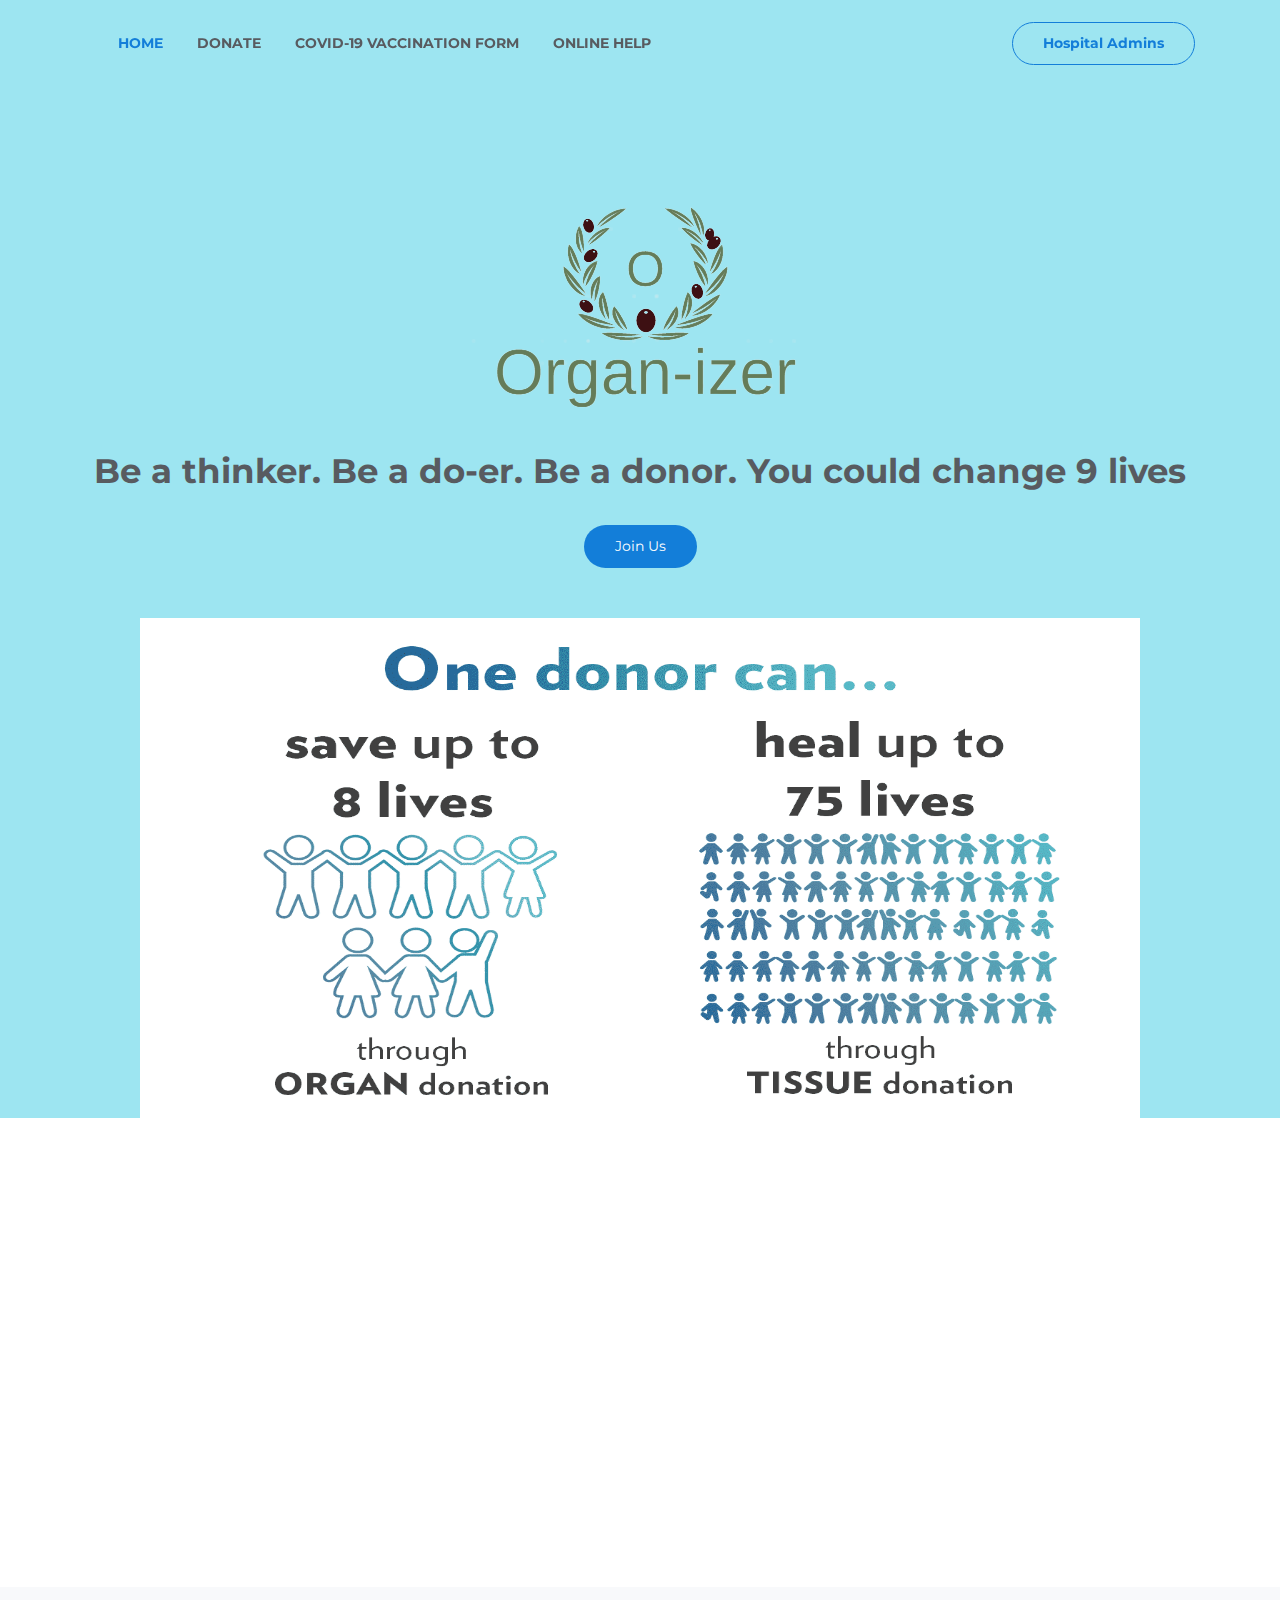
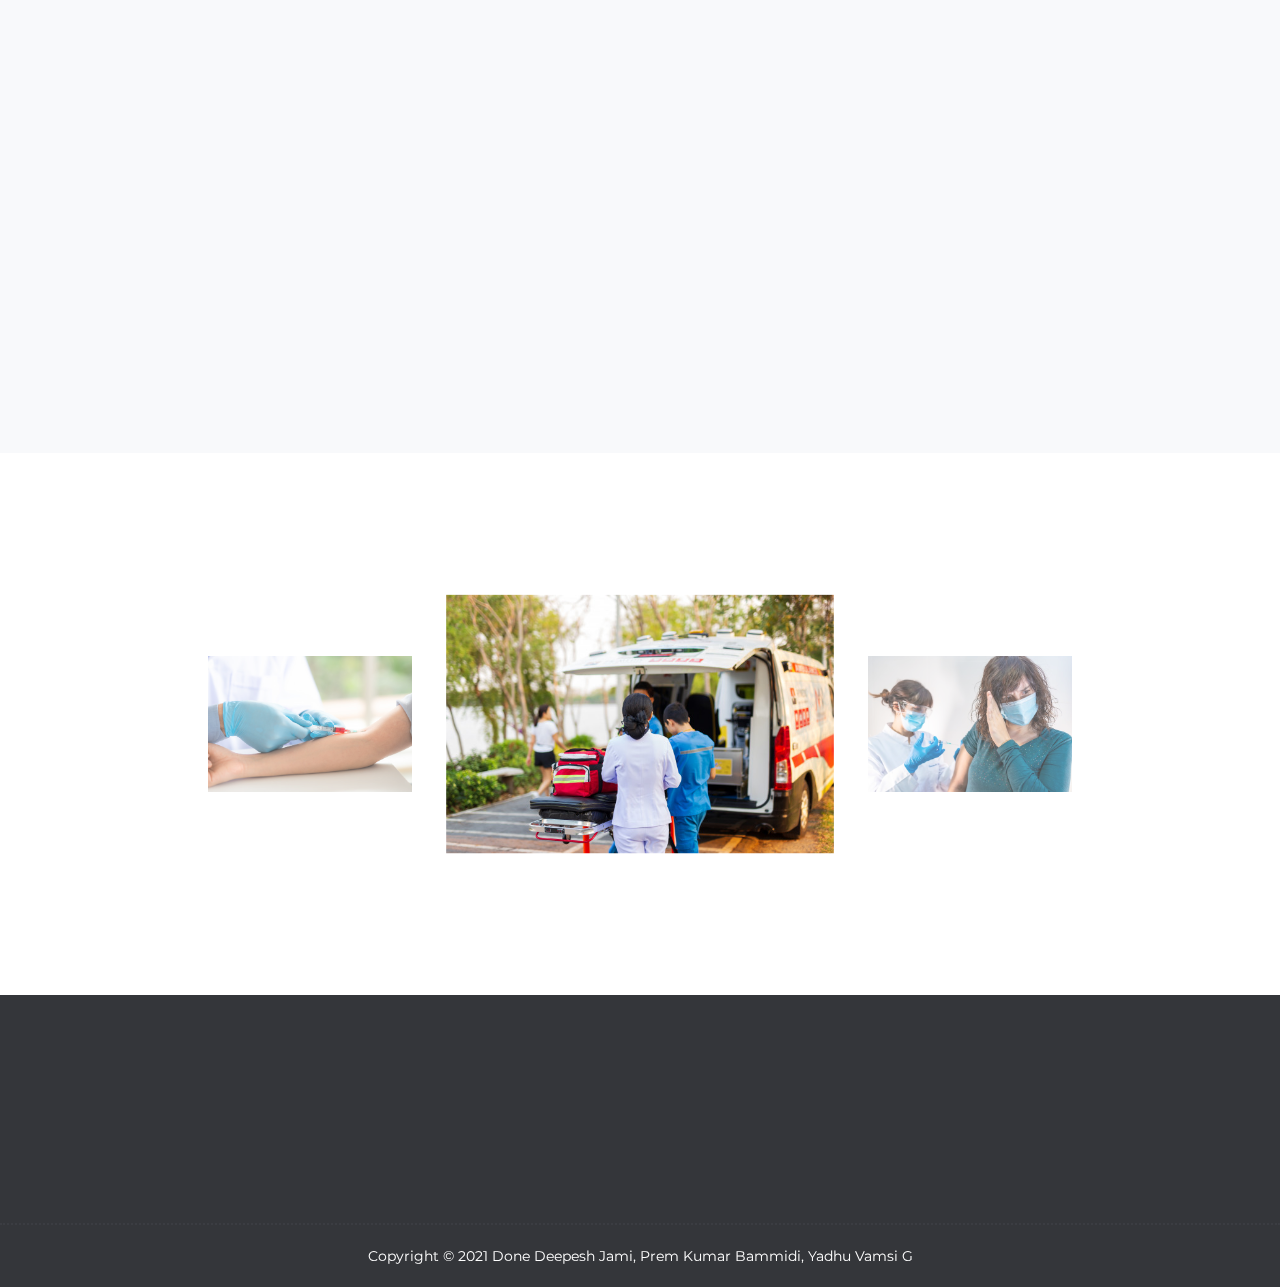
<file: index.html>
<!DOCTYPE html>
<html lang="en">
  <head>
    <!-- Required meta tags -->
    <meta charset="utf-8">
    <meta name="viewport" content="width=device-width, initial-scale=1, shrink-to-fit=no">

    <title>ORGAN-IZER</title>

    <!-- Bootstrap CSS -->
    <link rel="stylesheet" type="text/css" href="assets/css/bootstrap.min.css" >
    <!-- Icon -->
    <link rel="stylesheet" type="text/css" href="assets/fonts/line-icons.css">
    <!-- Slicknav -->
    <link rel="stylesheet" type="text/css" href="assets/css/slicknav.css">
    <!-- Owl carousel -->
    <link rel="stylesheet" type="text/css" href="assets/css/owl.carousel.min.css">
    <link rel="stylesheet" type="text/css" href="assets/css/owl.theme.css">
    <!-- Slick Slider -->
    <link rel="stylesheet" type="text/css" href="assets/css/slick.css" >
    <link rel="stylesheet" type="text/css" href="assets/css/slick-theme.css" >
    <!-- Animate -->
    <link rel="stylesheet" type="text/css" href="assets/css/animate.css">
    <!-- Main Style -->
    <link rel="stylesheet" type="text/css" href="assets/css/main.css">
    <!-- Responsive Style -->
    <link rel="stylesheet" type="text/css" href="assets/css/responsive.css">

  </head>
  <body>
    <!-- Header Area wrapper Starts -->
    <header id="header-wrap">
      <!-- Navbar Start -->
      <nav class="navbar navbar-expand-lg fixed-top scrolling-navbar indigo">
        <div class="container">
          <!-- Brand and toggle get grouped for better mobile display -->
          <div class="navbar-header">
            <button class="navbar-toggler" type="button" data-toggle="collapse" data-target="#main-navbar" aria-controls="main-navbar" aria-expanded="false" aria-label="Toggle navigation">
              <span class="navbar-toggler-icon"></span>
              <span class="icon-menu"></span>
              <span class="icon-menu"></span>
              <span class="icon-menu"></span>
            </button>
            <a href="index.html" class="navbar-brand"></a>
          </div>
          <div class="collapse navbar-collapse" id="main-navbar">
            <ul class="navbar-nav mr-auto w-100 justify-content-left clearfix">
              <li class="nav-item active">
                <a class="nav-link" href="#hero-area">
                  <b>Home</b>
                </a>
              </li>
              <li class="nav-item">
                <a class="nav-link" href="#donate">
                  <b>Donate</b>
                </a>
              </li>
              <li class="nav-item">
                <a class="nav-link" href="#feature">
                  <b>COVID-19 Vaccination Form</b>
                </a>
              </li>
              <li class="nav-item">
                <a class="nav-link" href="chatbot/index.html">
                  <b>Online Help</b>
                </a>
              </li>
            </ul>
            <div class="btn-sing float-right">
              <a class="btn btn-border" href="hospital-admin.html"><b>Hospital Admins</b></a>
            </div>
          </div>
        </div>
        <!-- Mobile Menu Start -->
        <ul class="mobile-menu navbar-nav">
          <li>
            <a class="page-scroll" href="#hero-area">
              Home
            </a>
          </li>
          <li>
            <a class="page-scroll" href="#services">
              Services
            </a>
          </li>
          <li>
            <a class="page-scroll" href="#feature">
              feature
            </a>
          </li>
          <li>
            <a class="page-scroll" href="#team">
              Team
            </a>
          </li>
          <li>
            <a class="page-scroll" href="#testimonial">
              Testimonial
            </a>
          </li>
          <li>
            <a class="page-scroll" href="#pricing">
              Pricing
            </a>
          </li>
          <li>
            <a class="page-scroll" href="#contact">
              Contact
            </a>
          </li>
        </ul>
        <!-- Mobile Menu End -->

      </nav>
      <!-- Navbar End -->

      <!-- Hero Area Start -->
      <div id="hero-area" class="hero-area-bg">
        <div class="overlay"></div>
        <div class="container">
          <div class="row">
            <div class="col-md-12 col-sm-12">
              <div class="contents text-center">
                <img src="./assets/img/logo-new.png" alt="">
                <h2 class="head-title wow fadeInUp">Be a thinker. Be a do-er. Be a donor. You could change 9 lives</h2>
                <div class="logup">
                  <div class="header-button wow fadeInUp" data-wow-delay="0.3s">
                    <a href="joinus-form/apply.html" class="btn btn-common">Join Us</a>
                  </div>
                </div>
              </div>
              <div class="img-thumb text-center wow fadeInUp" id="hero-img" data-wow-delay="0.6s">
                <img class="img-fluid" src="assets/img/one-donor-can-save-and-heal.png" alt="">
              </div>
            </div>
          </div>
        </div>
      </div>
      <!-- Hero Area End -->

    </header>
    <!-- Header Area wrapper End -->

    <!-- Donate Section Start -->
    <section id="donate" class="section-padding">
      <div class="container">
        <div class="section-header text-center">
          <h2 class="section-title wow fadeInDown" data-wow-delay="0.3s">Our Services</h2>
        </div>
        <div class="row">
          <!-- Services item -->
          <div class="col-md-6 col-lg-4 col-xs-12">
            <div class="services-item wow fadeInRight" data-wow-delay="0.3s">
              <div class="organs">
                <div class="icon">
                  <i class="lni-heart"></i>
                </div>
                <div class="services-content">
                  <h3><a href="organs.html"><b>Organs</b></a></h3>
                  <p>Organ, in biology, a group of tissues in a living organism that have been adapted to perform a specific function</p>
                </div>
              </div>
            </div>
          </div>
          <!-- Services item -->
          <div class="col-md-6 col-lg-4 col-xs-12">
            <div class="services-item wow fadeInRight" data-wow-delay="0.6s">
              <div class="icon">
                <i class="lni-pulse"></i>
              </div>
              <div class="services-content">
                <h3><a href="blood.html"><b>Blood</b></a></h3>
                <p>Blood is a body fluid in humans and other animals that delivers necessary substances such as nutrients and oxygen to the cells and transports metabolic waste products away from those same cells.</p>
              </div>
            </div>
          </div>
          <!-- Services item -->
          <div class="col-md-6 col-lg-4 col-xs-12">
            <div class="services-item wow fadeInRight" data-wow-delay="0.9s">
              <div class="icon">
                <i class="lni-teabag"></i>
              </div>
              <div class="services-content">
                <h3><a href="Plasma-form/apply.html"><b>Plasma</b></a></h3>
                <p>Plasma is the clear, straw-colored liquid portion of blood that remains after red blood cells, white blood cells, platelets and other cellular components are removed</p>
              </div>
            </div>
          </div>
        </div>
      </div>
    </section>
    <!-- Donate Section End -->

    <!-- Feature Section Start -->
    <div id="feature">
      <div class="container-fluid">
        <div class="row">
          <div class="col-lg-6 col-md-12 col-sm-12">
            <div class="text-wrapper">
              <div>
                <h2 class="title-hl wow fadeInLeft" data-wow-delay="0.3s">COVID-19 Vaccination Form</h2>
                <div class="row">
                  <div class="col-md-6 col-sm-6">
                    <div class="features-box wow fadeInLeft" data-wow-delay="0.3s">
                      <div class="features-icon">
                      </div>
                      <div class="features-content">
                        <a class="btn btn-border" href="covid-19-form/covid-19.html"><b>CLICK HERE</b></a>
                      </div>
                    </div>
                  </div> 
                </div>
              </div>
            </div>
          </div>
          <div class="col-lg-6 col-md-12 col-sm-12 padding-none">
            <div class="covidimg">
              <div class="feature-thumb wow fadeInRight" data-wow-delay="0.3s">
                <img src="assets/img/coro.jpg" alt="" width="100%" class="img-fluid">
              </div>
            </div>
          </div>
        </div>
      </div>
    </div>
    <!-- Feature Section End -->

    <!-- Owl Slider Section Start -->
    <section class="slodeb r-img section-padding">
      <div class="container">
        <div class="row">
          <div class="col-lg-12 col-md-12 col-sm-12 col-xs-12">
            <div class="slider-center slider">
              <div>
                <img class="img-fluid" src="assets/img/slide/1.jpg" alt="">
              </div>
              <div>
                <img class="img-fluid" src="assets/img/slide/2.jpg" alt="">
              </div>
              <div>
                <img class="img-fluid" src="assets/img/slide/3.jpg" alt="">
              </div>
              <div>
                <img class="img-fluid" src="assets/img/slide/4.jpg" alt="">
              </div>
              <div>
                <img class="img-fluid" src="assets/img/slide/5.jpg" alt="">
              </div>
              <div>
                <img  class="img-fluid" src="assets/img/slide/6.jpg" alt="">
              </div>
              <div>
                <img  class="img-fluid" src="assets/img/slide/7.jpg" alt="">
              </div>
            </div>
          </div>
        </div>
      </div>
    </section>
    <!-- Owl Slider Section End -->  

	  <!-- Footer Section Start -->
    <footer id="footer" class="footer-area section-padding">
      <div class="container">
        <div class="container">
          <div class="row">
            <div class="col-lg-3 col-md-6 col-sm-12 col-xs-12 wow fadeInUp" data-wow-delay="0.2s">
              <div class="footer-logo mb-3">
                <h1>ORGAN-IZER</h1>
              </div>
              <p>One Stop Destination to Organs and Vaccines</p>
            </div>
            <div class="col-lg-3 col-md-6 col-sm-12 col-xs-12 wow fadeInUp" data-wow-delay="0.8s">
              <h3 class="footer-titel">Find us on</h3>
              <div class="social-icon">
  	            <a class="facebook" href="#"><i class="lni-facebook-filled"></i></a>
  	            <a class="twitter" href="#"><i class="lni-twitter-filled"></i></a>
  	            <a class="instagram" href="#"><i class="lni-instagram-filled"></i></a>
  	            <a class="linkedin" href="#"><i class="lni-linkedin-filled"></i></a>
              </div>
            </div>
          </div>
        </div>  
      </div>     
    </footer> 
    <!-- Footer Section End -->

    
    <section id="copyright">
      <div class="container">
        <div class="row">
          <div class="col-md-12">
            <p>Copyright © 2021 Done Deepesh Jami, Prem Kumar Bammidi, Yadhu Vamsi G</p>
          </div>
        </div>
      </div>
    </section>   

    <!-- Go to Top Link -->
    <a href="#" class="back-to-top">
    	<i class="lni-arrow-up"></i>
    </a>
    
    <!-- Preloader -->
    <div id="preloader">
      <div class="loader" id="loader-1"></div>
    </div>
    <!-- End Preloader -->
    
    <!-- jQuery first, then Popper.js, then Bootstrap JS -->
    <script src="assets/js/jquery-min.js"></script>
    <script src="assets/js/popper.min.js"></script>
    <script src="assets/js/bootstrap.min.js"></script>
    <script src="assets/js/owl.carousel.min.js"></script>
    <script src="assets/js/slick.min.js"></script>
    <script src="assets/js/wow.js"></script>
    <script src="assets/js/jquery.nav.js"></script>
    <script src="assets/js/scrolling-nav.js"></script>
    <script src="assets/js/jquery.easing.min.js"></script>
    <script src="assets/js/jquery.slicknav.js"></script>
    <script src="assets/js/main.js"></script>
  </body>
</html>
</file>
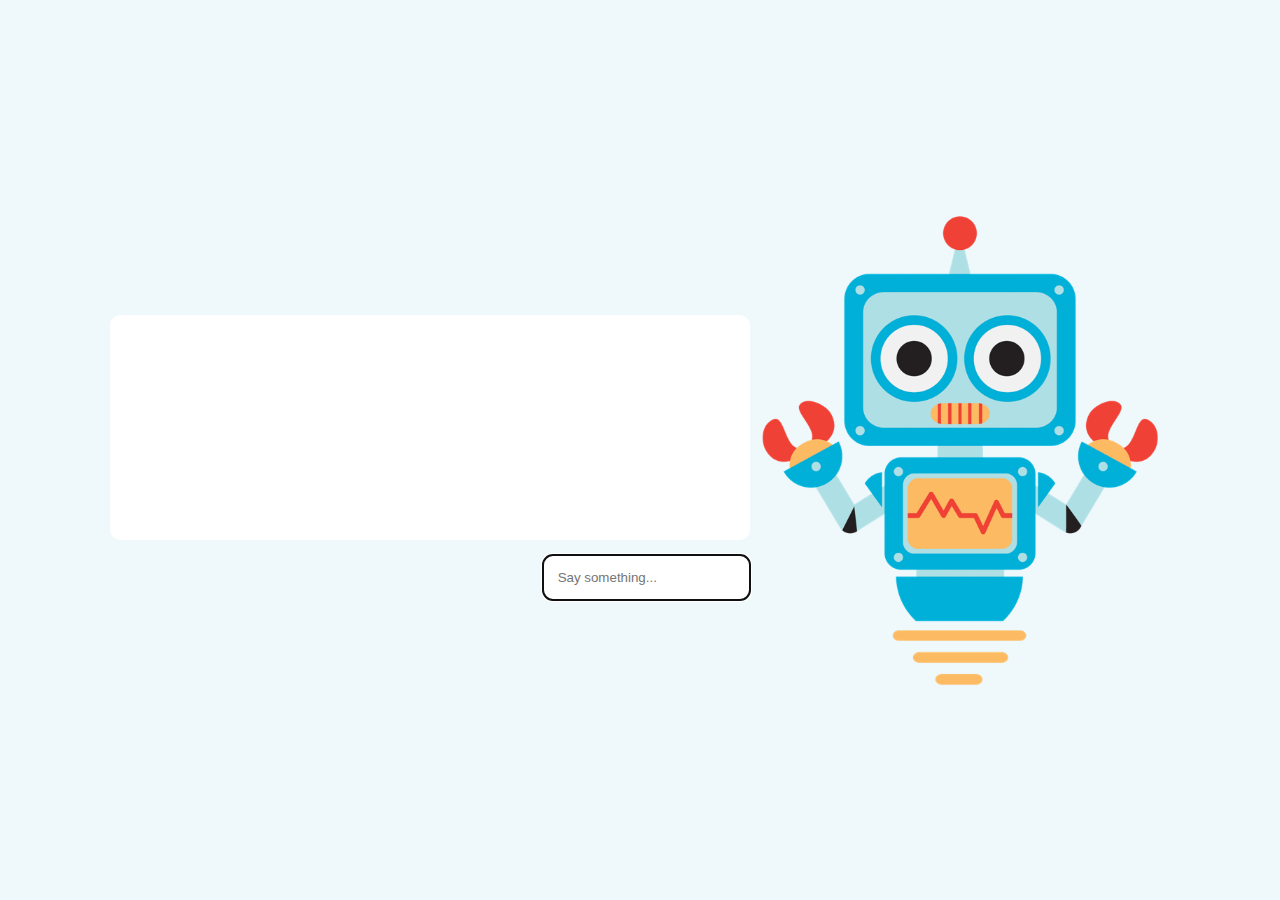
<file: chatbot/index.html>
<!DOCTYPE html>
<html>

<head>
	<title>Chatbot</title>
	<link rel="icon" href="bot.png" />
	<link rel="stylesheet" href="style.css" />
</head>

<body>
	<div id="container" class="container">
		<div id="chat" class="chat">
			<div id="messages" class="messages"></div>
			<input id="input" type="text" placeholder="Say something..." autocomplete="off" autofocus="true" />
		</div>
		<img src="bot.png" alt="Robot cartoon" height="500vh">
	</div>
</body>
<script type="text/javascript" src="index.js" ></script>
<script type="text/javascript" src="constants.js" ></script>
<script type="text/javascript" src="speech.js" ></script>

</html>
</file>
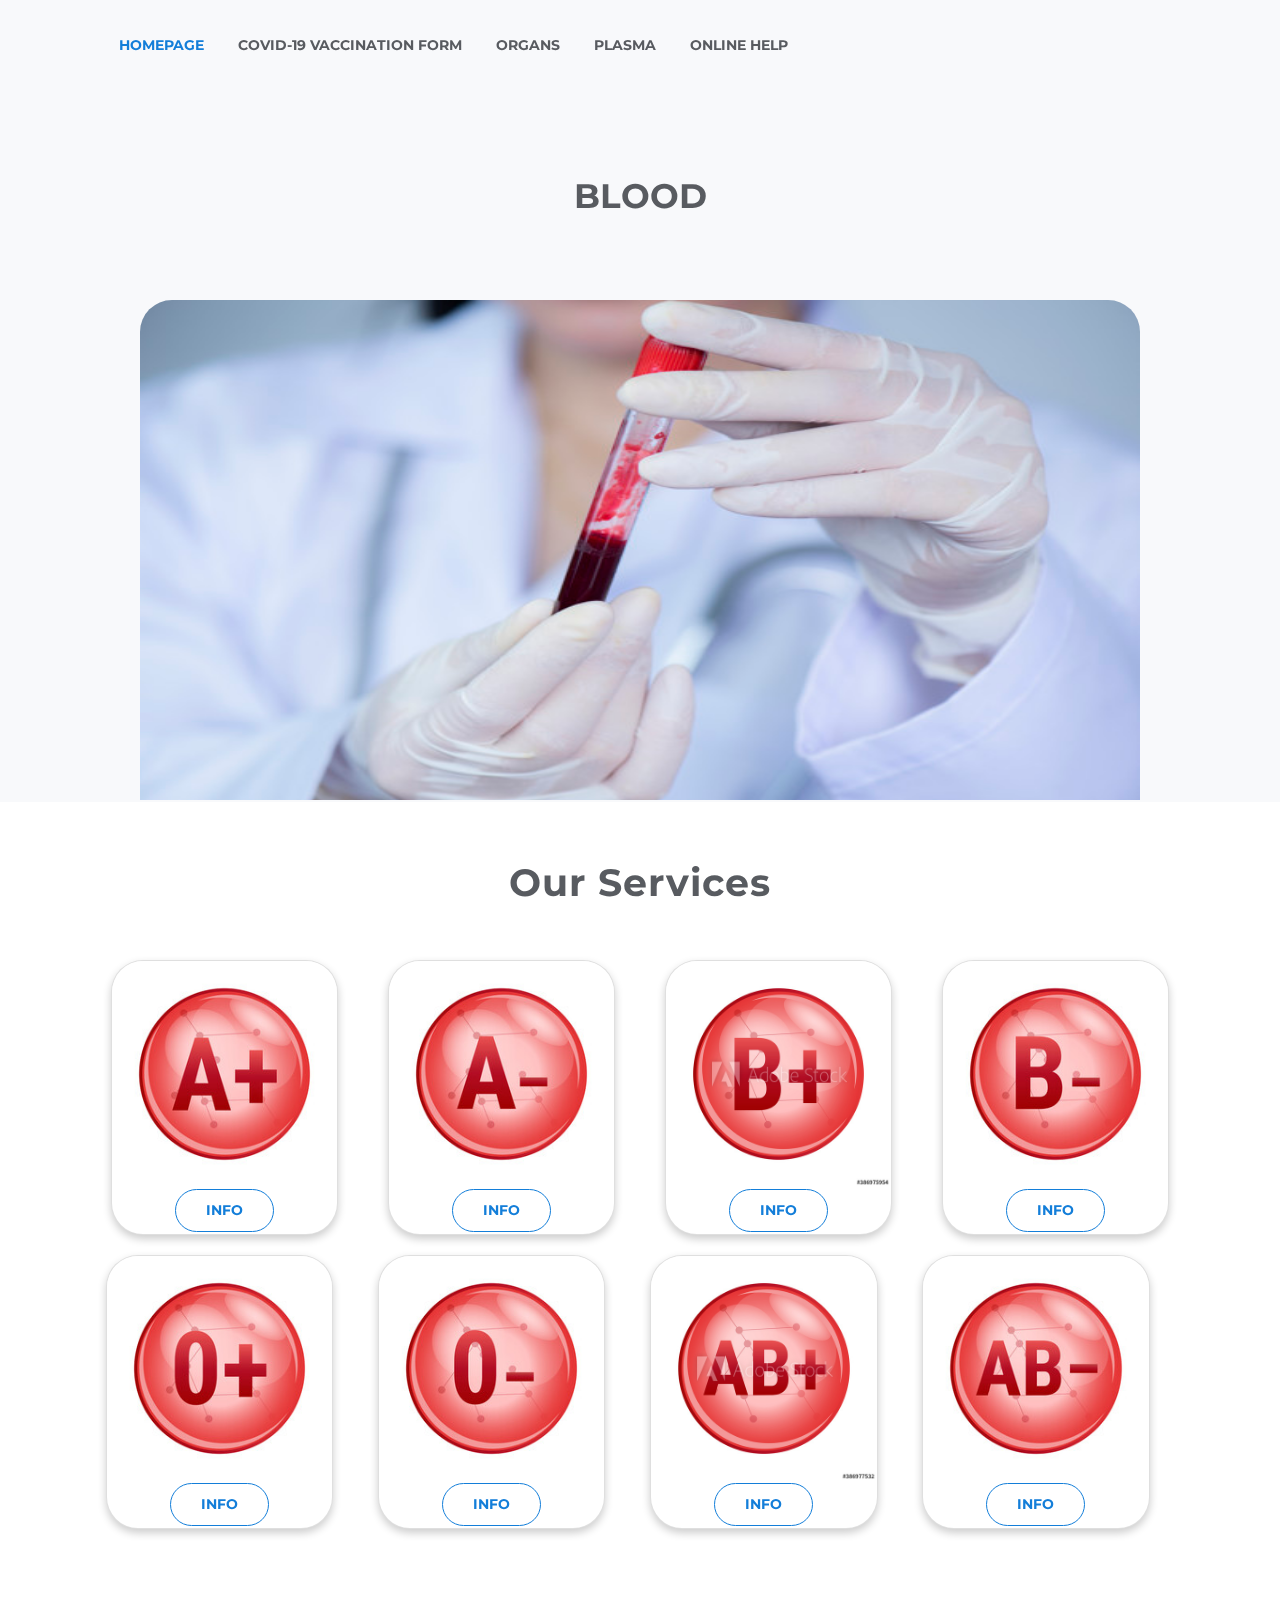
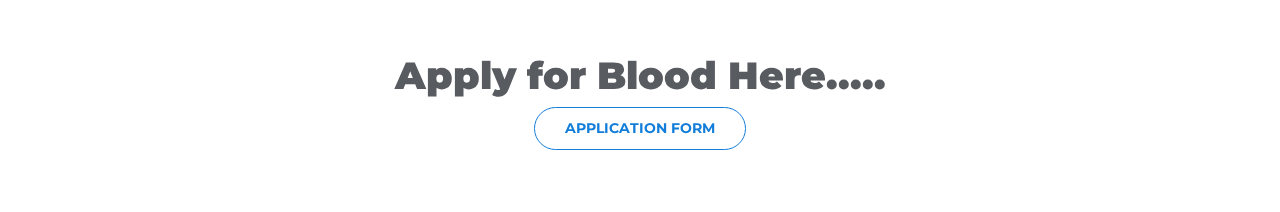
<file: blood.html>
<!DOCTYPE html>
<html lang="en">
  <head>
    <!-- Required meta tags -->
    <meta charset="utf-8">
    <meta name="viewport" content="width=device-width, initial-scale=1, shrink-to-fit=no">

    <title>ORGAN-IZER</title>

    <!-- Bootstrap CSS -->
    <link rel="stylesheet" type="text/css" href="assets/css/bootstrap.min.css" >
    <!-- Icon -->
    <link rel="stylesheet" type="text/css" href="assets/fonts/line-icons.css">
    <!-- Slicknav -->
    <link rel="stylesheet" type="text/css" href="assets/css/slicknav.css">
    <!-- Owl carousel -->
    <link rel="stylesheet" type="text/css" href="assets/css/owl.carousel.min.css">
    <link rel="stylesheet" type="text/css" href="assets/css/owl.theme.css">
    <!-- Slick Slider -->
    <link rel="stylesheet" type="text/css" href="assets/css/slick.css" >
    <link rel="stylesheet" type="text/css" href="assets/css/slick-theme.css" >
    <!-- Animate -->
    <link rel="stylesheet" type="text/css" href="assets/css/animate.css">
    <!-- Main Style -->
    <link rel="stylesheet" type="text/css" href="assets/css/organs.css">
    <!-- Responsive Style -->
    <link rel="stylesheet" type="text/css" href="assets/css/responsive.css">

  </head>
  <body>
    <!-- Header Area wrapper Starts -->
    <header id="header-wrap">
      <!-- Navbar Start -->
      <nav class="navbar navbar-expand-lg fixed-top scrolling-navbar indigo">
        <div class="container">
          <!-- Brand and toggle get grouped for better mobile display -->
          <div class="navbar-header">
            <button class="navbar-toggler" type="button" data-toggle="collapse" data-target="#main-navbar" aria-controls="main-navbar" aria-expanded="false" aria-label="Toggle navigation">
              <span class="navbar-toggler-icon"></span>
              <span class="icon-menu"></span>
              <span class="icon-menu"></span>
              <span class="icon-menu"></span>
            </button>
            <a href="index.html" class="navbar-brand"></a>
          </div>
          <div class="collapse navbar-collapse" id="main-navbar">
            <ul class="navbar-nav mr-auto w-100 justify-content-left clearfix">
              <li class="nav-item active">
                <a class="nav-link" href="index.html">
                  <b>Homepage</b>
                </a>
              </li>
              <li class="nav-item">
                <a class="nav-link" href="covid-19-form/covid-19.html">
                  <b>COVID-19 Vaccination Form</b>
                </a>
              </li>
              <li class="nav-item">
                <a class="nav-link" href="organs.html">
                  <b>Organs</b>
                </a>
              </li>
              <li class="nav-item">
                <a class="nav-link" href="Plasma-form/apply.html">
                  <b>Plasma</b>
                </a>
              </li>
              <li class="nav-item">
                <a class="nav-link" href="chatbot/index.html">
                  <b>Online Help</b>
                </a>
              </li>
            </ul>
          </div>
        </div>
        <!-- Mobile Menu Start -->
        <ul class="mobile-menu navbar-nav">
          <li>
            <a class="page-scroll" href="#hero-area">
              Home
            </a>
          </li>
          <li>
            <a class="page-scroll" href="#services">
              Services
            </a>
          </li>
          <li>
            <a class="page-scroll" href="#feature">
              feature
            </a>
          </li>
          <li>
            <a class="page-scroll" href="#team">
              Team
            </a>
          </li>
          <li>
            <a class="page-scroll" href="#testimonial">
              Testimonial
            </a>
          </li>
          <li>
            <a class="page-scroll" href="#pricing">
              Pricing
            </a>
          </li>
          <li>
            <a class="page-scroll" href="#contact">
              Contact
            </a>
          </li>
        </ul>
        <!-- Mobile Menu End -->

      </nav>
      <!-- Navbar End -->

      <!-- Hero Area Start -->
      <div id="hero-area" class="hero-area-bg">
        <div class="overlay"></div>
        <div class="container">
          <div class="row">
            <div class="col-md-12 col-sm-12">
              <div class="contents text-center">
                <h2 class="head-title wow fadeInUp">BLOOD</h2>
              </div>
              <div class="img-thumb text-center wow fadeInUp" id="hero-img" data-wow-delay="0.6s">
                <img class="img-fluid" src="assets/img/blood/blood.jpg" alt="">
              </div>
            </div>
          </div>
        </div>
      </div>
      <!-- Hero Area End -->

    </header>
    <!-- Header Area wrapper End -->

    <!-- Donate Section Start -->
    <section id="donate" class="section-padding">
      <div class="container">
        <div class="section-header text-center">
          <h2 class="section-title wow fadeInDown" data-wow-delay="0.3s">Our Services</h2>
        </div>
        <div class="row">
          <!-- Services item -->
          <div class="card">
            <img src="./assets/img/blood/a+.jpg" alt="A type" style="width:100%">
            <div class="container">
              <a class="btn btn-border" href="grid.html"><b>INFO</b></a>
            </div>
          </div>
          <div class="card">
            <img src="./assets/img/blood/a-.jpg" alt="B type" style="width:100%">
            <div class="container">
              <a class="btn btn-border" href="grid.html"><b>INFO</b></a>
            </div>
          </div>
          <div class="card">
            <img src="./assets/img/blood/b+.jpg" alt="AB type" style="width:100%">
            <div class="container">
              <a class="btn btn-border" href="grid.html"><b>INFO</b></a>
            </div>
          </div>
          <div class="card">
            <img src="./assets/img/blood/b-.jpg" alt="A type" style="width:100%">
            <div class="container">
              <a class="btn btn-border" href="grid.html"><b>INFO</b></a>
            </div>
          </div>
          <div class="card">
            <img src="./assets/img/blood/o+.jpg" alt="B type" style="width:100%">
            <div class="container">
              <a class="btn btn-border" href="grid.html"><b>INFO</b></a>
            </div>
          </div>
          <div class="card">
            <img src="./assets/img/blood/o-.jpg" alt="AB type" style="width:100%">
            <div class="container">
              <a class="btn btn-border" href="grid.html"><b>INFO</b></a>
            </div>
          </div>
          <div class="card">
            <img src="./assets/img/blood/ab+.jpg" alt="B type" style="width:100%">
            <div class="container">
              <a class="btn btn-border" href="grid.html"><b>INFO</b></a>
            </div>
          </div>
          <div class="card">
            <img src="./assets/img/blood/ab-.jpg" alt="AB type" style="width:100%">
            <div class="container">
              <a class="btn btn-border" href="grid.html"><b>INFO</b></a>
            </div>
          </div>
          <br>
          <div class="application-form">
            <div class="btn-sing float-right">
              <h2><b>Apply for Blood Here.....</b></h2>
              <a class="btn btn-border" href="Blood-form/apply.html"><b>APPLICATION FORM</b></a>
            </div>
          </div>
        </div>
      </div>
    </section>
    <!-- Donate Section End -->


    <!-- Go to Top Link -->
    <a href="#" class="back-to-top">
    	<i class="lni-arrow-up"></i>
    </a>
    
    <!-- Preloader -->
    <div id="preloader">
      <div class="loader" id="loader-1"></div>
    </div>
    <!-- End Preloader -->
    
    <!-- jQuery first, then Popper.js, then Bootstrap JS -->
    <script src="assets/js/jquery-min.js"></script>
    <script src="assets/js/popper.min.js"></script>
    <script src="assets/js/bootstrap.min.js"></script>
    <script src="assets/js/owl.carousel.min.js"></script>
    <script src="assets/js/slick.min.js"></script>
    <script src="assets/js/wow.js"></script>
    <script src="assets/js/jquery.nav.js"></script>
    <script src="assets/js/scrolling-nav.js"></script>
    <script src="assets/js/jquery.easing.min.js"></script>
    <script src="assets/js/jquery.slicknav.js"></script>
    <script src="assets/js/main.js"></script>
  </body>
</html>
</file>
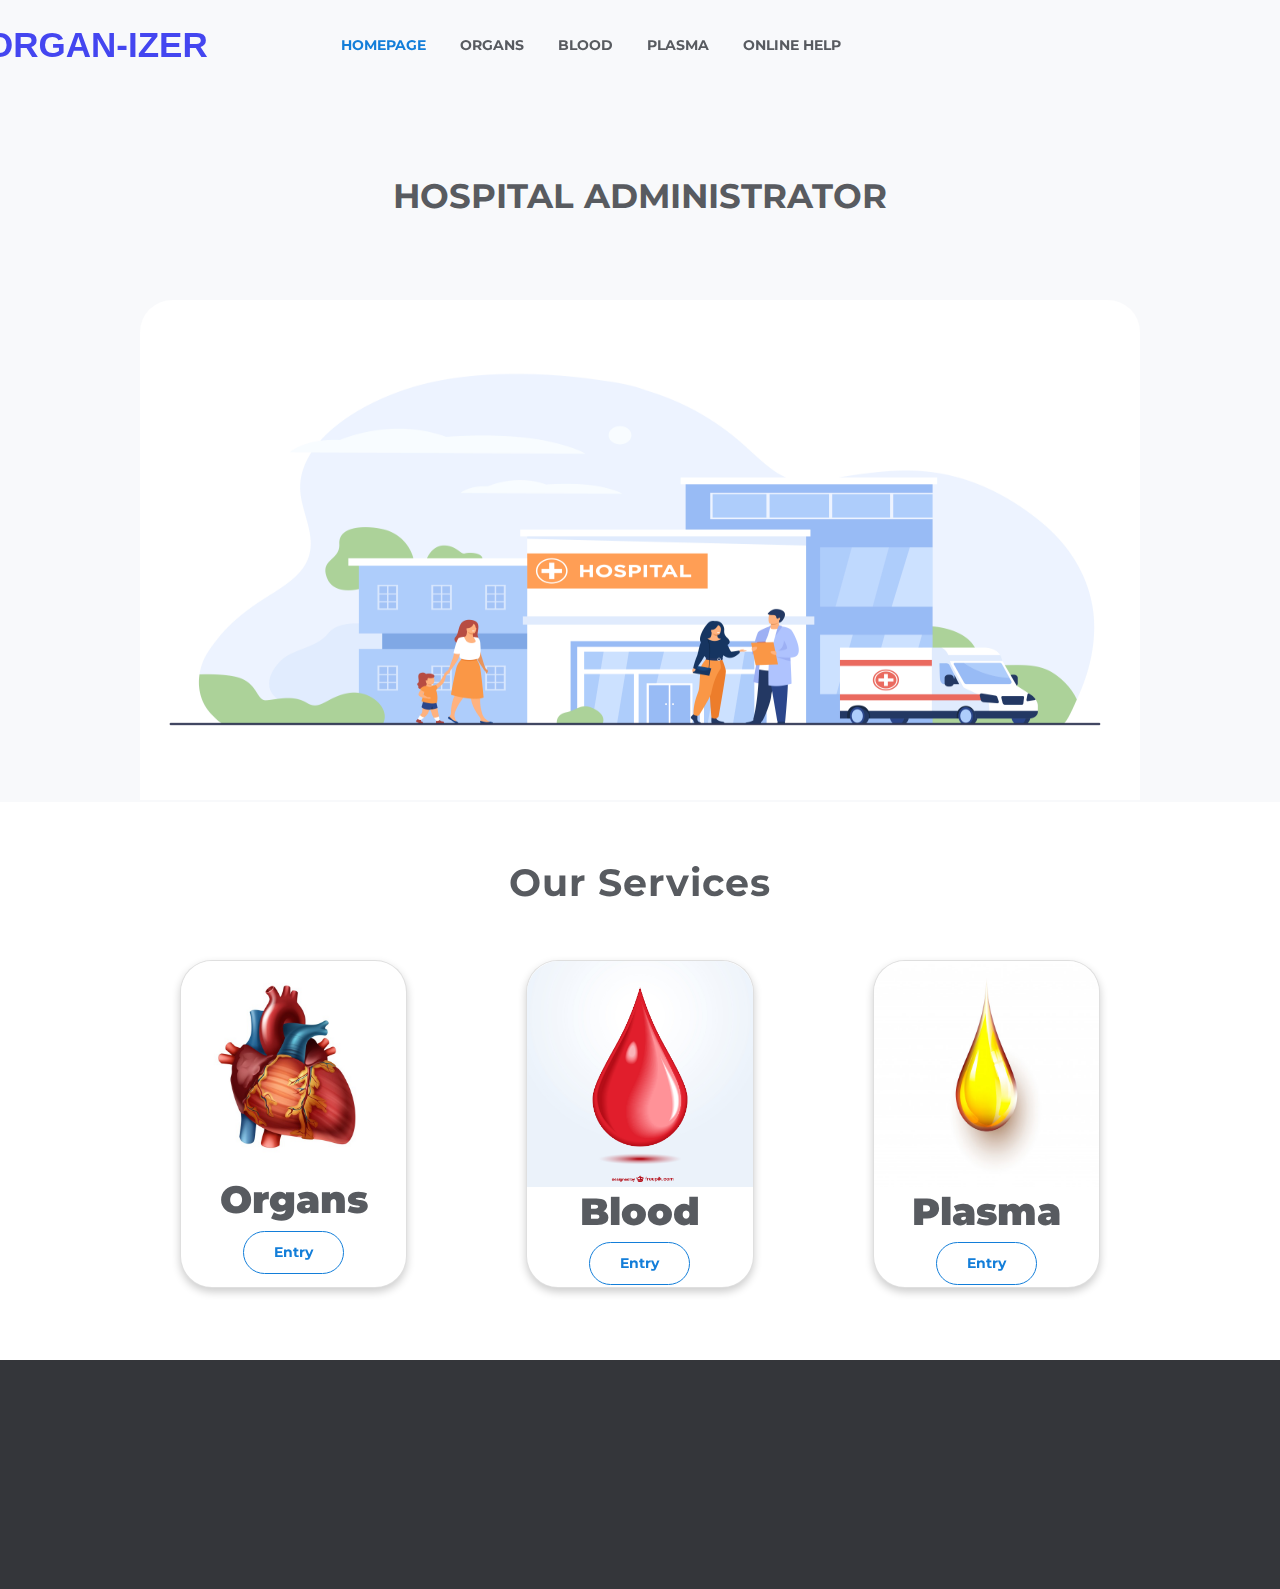
<file: hospital-admin.html>
<!DOCTYPE html>
<html lang="en">
  <head>
    <!-- Required meta tags -->
    <meta charset="utf-8">
    <meta name="viewport" content="width=device-width, initial-scale=1, shrink-to-fit=no">

    <title>ORGAN-IZER</title>

    <!-- Bootstrap CSS -->
    <link rel="stylesheet" type="text/css" href="assets/css/bootstrap.min.css" >
    <!-- Icon -->
    <link rel="stylesheet" type="text/css" href="assets/fonts/line-icons.css">
    <!-- Slicknav -->
    <link rel="stylesheet" type="text/css" href="assets/css/slicknav.css">
    <!-- Owl carousel -->
    <link rel="stylesheet" type="text/css" href="assets/css/owl.carousel.min.css">
    <link rel="stylesheet" type="text/css" href="assets/css/owl.theme.css">
    <!-- Slick Slider -->
    <link rel="stylesheet" type="text/css" href="assets/css/slick.css" >
    <link rel="stylesheet" type="text/css" href="assets/css/slick-theme.css" >
    <!-- Animate -->
    <link rel="stylesheet" type="text/css" href="assets/css/animate.css">
    <!-- Main Style -->
    <link rel="stylesheet" type="text/css" href="assets/css/organs.css">
    <!-- Responsive Style -->
    <link rel="stylesheet" type="text/css" href="assets/css/responsive.css">

  </head>
  <body>
    <!-- Header Area wrapper Starts -->
    <header id="header-wrap">
      <!-- Navbar Start -->
      <nav class="navbar navbar-expand-lg fixed-top scrolling-navbar indigo">
        <div class="container">
          <h1>ORGAN-IZER</h1>
          <!-- Brand and toggle get grouped for better mobile display -->
          <div class="navbar-header">
            <button class="navbar-toggler" type="button" data-toggle="collapse" data-target="#main-navbar" aria-controls="main-navbar" aria-expanded="false" aria-label="Toggle navigation">
              <span class="navbar-toggler-icon"></span>
              <span class="icon-menu"></span>
              <span class="icon-menu"></span>
              <span class="icon-menu"></span>
            </button>
            <a href="index.html" class="navbar-brand"></a>
          </div>
          <div class="collapse navbar-collapse" id="main-navbar">
            <ul class="navbar-nav mr-auto w-100 justify-content-left clearfix">
              <li class="nav-item active">
                <a class="nav-link" href="index.html">
                  <b>Homepage</b>
                </a>
              </li>
              <li class="nav-item">
                <a class="nav-link" href="hosp-org-form/apply.html">
                  <b>Organs</b>
                </a>
              </li>
              <li class="nav-item">
                <a class="nav-link" href="hosp-blood-form/apply.html">
                  <b>Blood</b>
                </a>
              </li>
              <li class="nav-item">
                <a class="nav-link" href="hosp-pla-form/apply.html">
                  <b>Plasma</b>
                </a>
              </li>
              <li class="nav-item">
                <a class="nav-link" href="chatbot/index.html">
                  <b>Online Help</b>
                </a>
              </li>
            </ul>
          </div>
        </div>
        <!-- Mobile Menu Start -->
        <ul class="mobile-menu navbar-nav">
          <li>
            <a class="page-scroll" href="#hero-area">
              Home
            </a>
          </li>
          <li>
            <a class="page-scroll" href="#services">
              Services
            </a>
          </li>
          <li>
            <a class="page-scroll" href="#feature">
              feature
            </a>
          </li>
          <li>
            <a class="page-scroll" href="#team">
              Team
            </a>
          </li>
          <li>
            <a class="page-scroll" href="#testimonial">
              Testimonial
            </a>
          </li>
          <li>
            <a class="page-scroll" href="#pricing">
              Pricing
            </a>
          </li>
          <li>
            <a class="page-scroll" href="#contact">
              Contact
            </a>
          </li>
        </ul>
        <!-- Mobile Menu End -->

      </nav>
      <!-- Navbar End -->

      <!-- Hero Area Start -->
      <div id="hero-area" class="hero-area-bg">
        <div class="overlay"></div>
        <div class="container">
          <div class="row">
            <div class="col-md-12 col-sm-12">
              <div class="contents text-center">
                <h2 class="head-title wow fadeInUp">HOSPITAL ADMINISTRATOR</h2>
              </div>
              <div class="img-thumb text-center wow fadeInUp" id="hero-img" data-wow-delay="0.6s">
                  <img src="./assets/img/hospital-admin/hosp.jpg" alt="hosp">
              </div>
            </div>
          </div>
        </div>
      </div>
      <!-- Hero Area End -->

    </header>
    <!-- Header Area wrapper End -->

    <!-- Donate Section Start -->
    <section id="donate" class="section-padding">
      <div class="container">
        <div class="section-header text-center">
          <h2 class="section-title wow fadeInDown" data-wow-delay="0.3s">Our Services</h2>
        </div>
        <div class="row">
          <!-- Services item -->
          <div class="card" class="nav-link" href="or">
            <img src="./assets/img/organs/Heart1.jpg" alt="Lungs" style="width:95%">
            <div class="container">
              <h4><b>Organs</b></h4> 
              <a class="btn btn-border" href="hosp-org-form/apply.html"><b>Entry</b></a>
            </div>
          </div>
          <div class="card">
            <img src="./assets/img/hospital-admin/blood.jpg" alt="Heart" style="width: 100%">
            <div class="container">
              <h4><b>Blood</b></h4> 
              <a class="btn btn-border" href="hosp-blood-form/apply.html"><b>Entry</b></a>
            </div>
          </div>
          <div class="card">
            <img src="./assets/img/hospital-admin/plasma.jpg" alt="Kidney" style="width:100%" height="100%">
            <div class="container">
              <h4><b>Plasma</b></h4> 
              <a class="btn btn-border" href="hosp-pla-form/apply.html"><b>Entry</b></a>
            </div>
          </div>
        </div>
      </div>
    </section>
    <!-- Donate Section End -->

	  <!-- Footer Section Start -->
    <footer id="footer" class="footer-area section-padding">
      <div class="container">
        <div class="container">
          <div class="row">
            <div class="col-lg-3 col-md-6 col-sm-12 col-xs-12 wow fadeInUp" data-wow-delay="0.8s">
              <h3 class="footer-titel">Find us on</h3>
              <div class="social-icon">
  	            <a class="facebook" href="#"><i class="lni-facebook-filled"></i></a>
  	            <a class="twitter" href="#"><i class="lni-twitter-filled"></i></a>
  	            <a class="instagram" href="#"><i class="lni-instagram-filled"></i></a>
  	            <a class="linkedin" href="#"><i class="lni-linkedin-filled"></i></a>
              </div>
            </div>
          </div>
        </div>  
      </div>     
    </footer> 
    <!-- Go to Top Link -->
    <a href="#" class="back-to-top">
    	<i class="lni-arrow-up"></i>
    </a>
    
    <!-- Preloader -->
    <div id="preloader">
      <div class="loader" id="loader-1"></div>
    </div>
    <!-- End Preloader -->
    
    <!-- jQuery first, then Popper.js, then Bootstrap JS -->
    <script src="assets/js/jquery-min.js"></script>
    <script src="assets/js/popper.min.js"></script>
    <script src="assets/js/bootstrap.min.js"></script>
    <script src="assets/js/owl.carousel.min.js"></script>
    <script src="assets/js/slick.min.js"></script>
    <script src="assets/js/wow.js"></script>
    <script src="assets/js/jquery.nav.js"></script>
    <script src="assets/js/scrolling-nav.js"></script>
    <script src="assets/js/jquery.easing.min.js"></script>
    <script src="assets/js/jquery.slicknav.js"></script>
    <script src="assets/js/main.js"></script>
  </body>
</html>
</file>
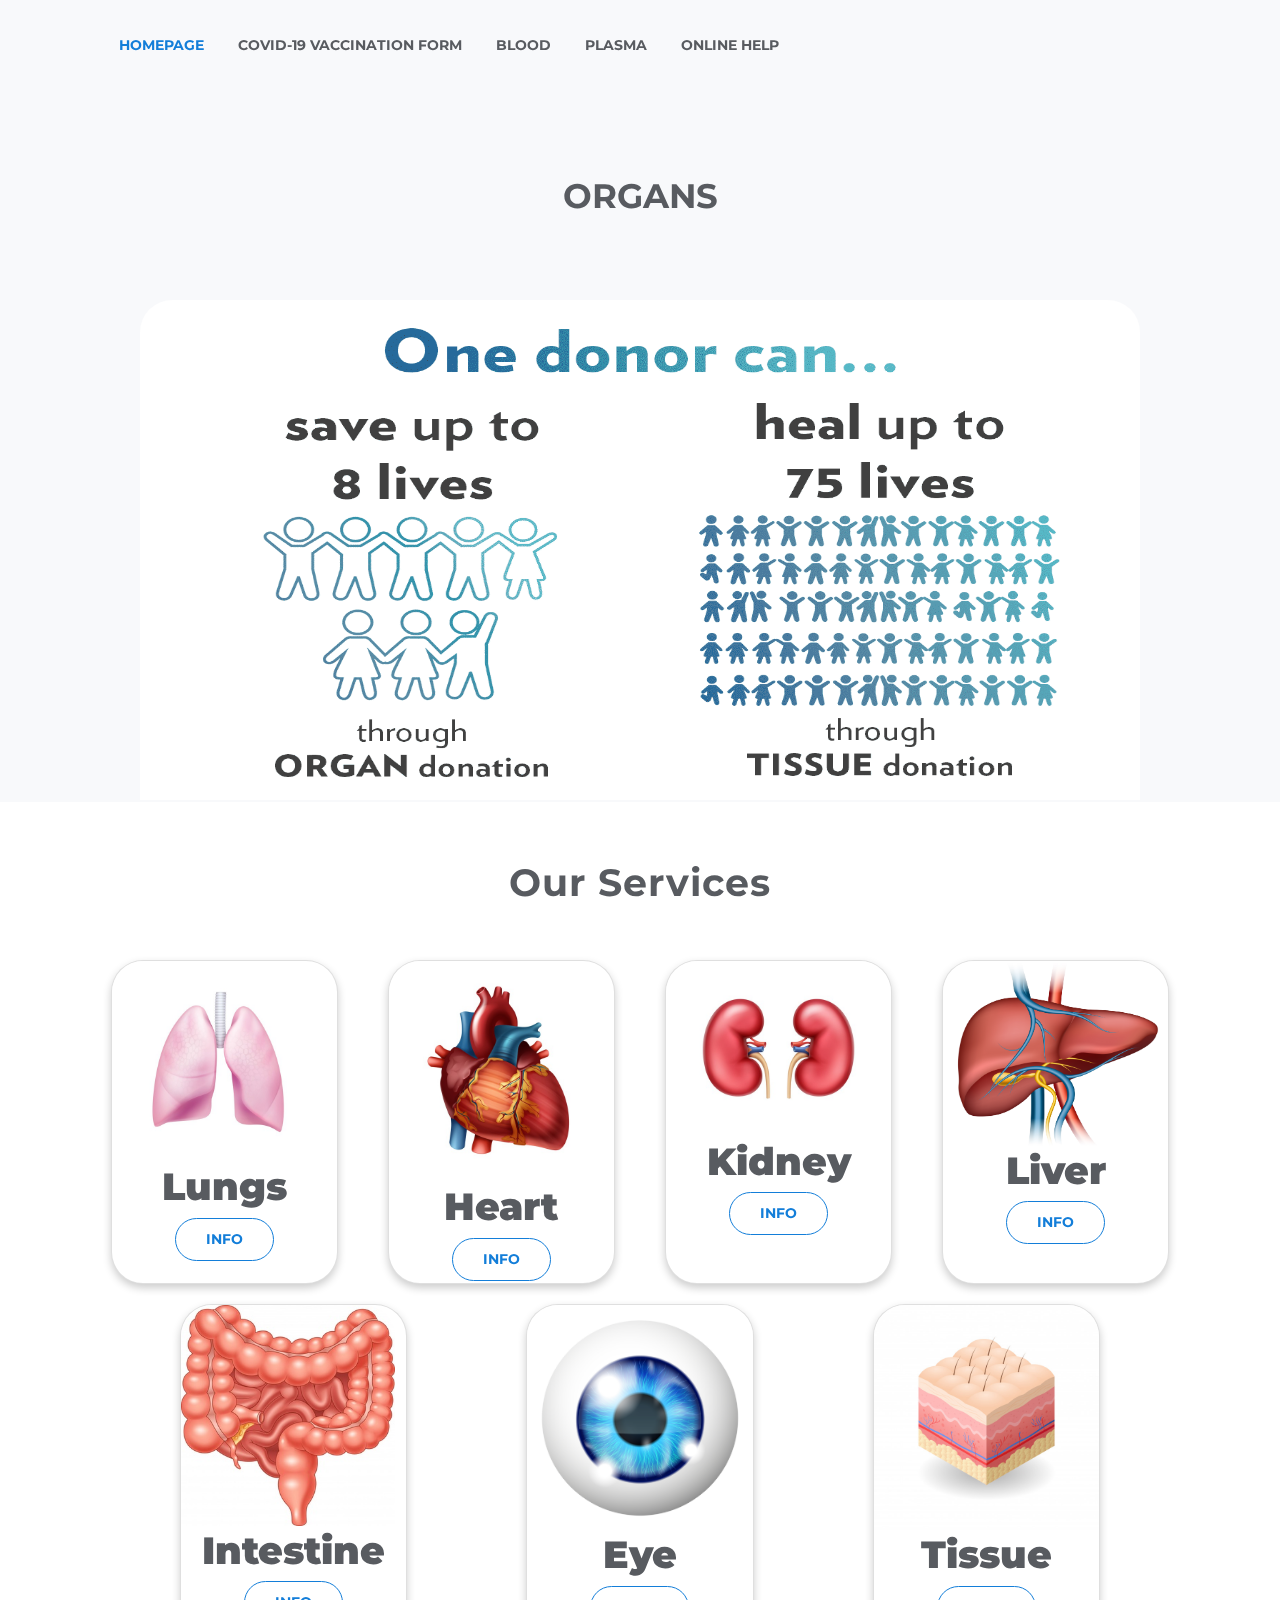
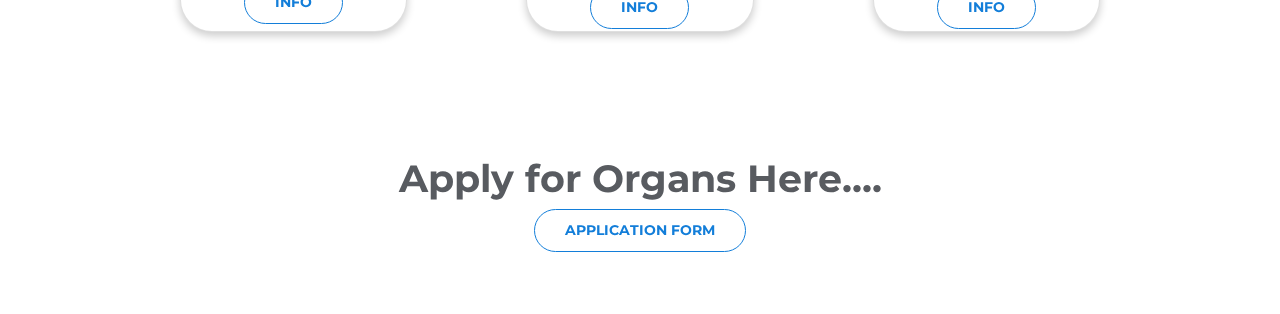
<file: organs.html>
<!DOCTYPE html>
<html lang="en">
  <head>
    <!-- Required meta tags -->
    <meta charset="utf-8">
    <meta name="viewport" content="width=device-width, initial-scale=1, shrink-to-fit=no">

    <title>ORGAN-IZER</title>

    <!-- Bootstrap CSS -->
    <link rel="stylesheet" type="text/css" href="assets/css/bootstrap.min.css" >
    <!-- Icon -->
    <link rel="stylesheet" type="text/css" href="assets/fonts/line-icons.css">
    <!-- Slicknav -->
    <link rel="stylesheet" type="text/css" href="assets/css/slicknav.css">
    <!-- Owl carousel -->
    <link rel="stylesheet" type="text/css" href="assets/css/owl.carousel.min.css">
    <link rel="stylesheet" type="text/css" href="assets/css/owl.theme.css">
    <!-- Slick Slider -->
    <link rel="stylesheet" type="text/css" href="assets/css/slick.css" >
    <link rel="stylesheet" type="text/css" href="assets/css/slick-theme.css" >
    <!-- Animate -->
    <link rel="stylesheet" type="text/css" href="assets/css/animate.css">
    <!-- Main Style -->
    <link rel="stylesheet" type="text/css" href="assets/css/organs.css">
    <!-- Responsive Style -->
    <link rel="stylesheet" type="text/css" href="assets/css/responsive.css">

  </head>
  <body>
    <!-- Header Area wrapper Starts -->
    <header id="header-wrap">
      <!-- Navbar Start -->
      <nav class="navbar navbar-expand-lg fixed-top scrolling-navbar indigo">
        <div class="container">
          <!-- Brand and toggle get grouped for better mobile display -->
          <div class="navbar-header">
            <button class="navbar-toggler" type="button" data-toggle="collapse" data-target="#main-navbar" aria-controls="main-navbar" aria-expanded="false" aria-label="Toggle navigation">
              <span class="navbar-toggler-icon"></span>
              <span class="icon-menu"></span>
              <span class="icon-menu"></span>
              <span class="icon-menu"></span>
            </button>
            <a href="index.html" class="navbar-brand"></a>
          </div>
          <div class="collapse navbar-collapse" id="main-navbar">
            <ul class="navbar-nav mr-auto w-100 justify-content-left clearfix">
              <li class="nav-item active">
                <a class="nav-link" href="index.html">
                  <b>Homepage</b>
                </a>
              </li>
              <li class="nav-item">
                <a class="nav-link" href="covid-19-form/covid-19.html">
                  <b>COVID-19 Vaccination Form</b>
                </a>
              </li>
              <li class="nav-item">
                <a class="nav-link" href="blood.html">
                  <b>Blood</b>
                </a>
              </li>
              <li class="nav-item">
                <a class="nav-link" href="Plasma-form/apply.html">
                  <b>PLasma</b>
                </a>
              </li>
              <li class="nav-item">
                <a class="nav-link" href="chatbot/index.html">
                  <b>Online Help</b>
                </a>
              </li>
            </ul>
          </div>
        </div>
        <!-- Mobile Menu Start -->
        <ul class="mobile-menu navbar-nav">
          <li>
            <a class="page-scroll" href="#hero-area">
              Home
            </a>
          </li>
          <li>
            <a class="page-scroll" href="#services">
              Services
            </a>
          </li>
          <li>
            <a class="page-scroll" href="#feature">
              feature
            </a>
          </li>
          <li>
            <a class="page-scroll" href="#team">
              Team
            </a>
          </li>
          <li>
            <a class="page-scroll" href="#testimonial">
              Testimonial
            </a>
          </li>
          <li>
            <a class="page-scroll" href="#pricing">
              Pricing
            </a>
          </li>
          <li>
            <a class="page-scroll" href="#contact">
              Contact
            </a>
          </li>
        </ul>
        <!-- Mobile Menu End -->

      </nav>
      <!-- Navbar End -->

      <!-- Hero Area Start -->
      <div id="hero-area" class="hero-area-bg">
        <div class="overlay"></div>
        <div class="container">
          <div class="row">
            <div class="col-md-12 col-sm-12">
              <div class="contents text-center">
                <h2 class="head-title wow fadeInUp">ORGANS</h2>
              </div>
              <div class="img-thumb text-center wow fadeInUp" id="hero-img" data-wow-delay="0.6s">
                <img class="img-fluid" src="assets/img/one-donor-can-save-and-heal.png" alt="">
              </div>
            </div>
          </div>
        </div>
      </div>
      <!-- Hero Area End -->

    </header>
    <!-- Header Area wrapper End -->

    <!-- Donate Section Start -->
    <section id="donate" class="section-padding">
      <div class="container">
        <div class="section-header text-center">
          <h2 class="section-title wow fadeInDown" data-wow-delay="0.3s">Our Services</h2>
        </div>
        <div class="row">
          <!-- Services item -->
          <div class="card" class="nav-link" href="or">
            <img src="./assets/img/organs/lungs1.jpg" alt="Lungs" style="width:95%">
            <div class="container">
              <h4><b>Lungs</b></h4> 
              <a class="btn btn-border" href="grid.html"><b>INFO</b></a>
            </div>
          </div>
          <div class="card">
            <img src="./assets/img/organs/Heart1.jpg" alt="Heart" style="width: 98%">
            <div class="container">
              <h4><b>Heart</b></h4> 
              <a class="btn btn-border" href="grid.html"><b>INFO</b></a>
            </div>
          </div>
          <div class="card">
            <img src="./assets/img/organs/kidney.jpg" alt="Kidney" style="width:100%">
            <div class="container">
              <h4><b>Kidney</b></h4> 
              <a class="btn btn-border" href="grid.html"><b>INFO</b></a>
            </div>
          </div>
          <div class="card">
            <img src="./assets/img/organs/liver.jpg" alt="Liver" style="width:100%">
            <div class="container">
              <h4><b>Liver</b></h4> 
              <a class="btn btn-border" href="grid.html"><b>INFO</b></a>
            </div>
          </div>
          <div class="card">
            <img src="./assets/img/organs/intestine.jpg" alt="Intestine" style="width:95%">
            <div class="container">
              <h4><b>Intestine</b></h4> 
              <a class="btn btn-border" href="grid.html"><b>INFO</b></a>
            </div>
          </div>
          <div class="card">
            <img src="./assets/img/organs/eye.jpg" alt="Eye" style="width:100%">
            <div class="container">
              <h4><b>Eye</b></h4> 
              <a class="btn btn-border" href="grid.html"><b>INFO</b></a>
            </div>
          </div>
          <div class="card">
            <img src="./assets/img/organs/tissue.jpg" alt="Tissue" style="width:100%">
            <div class="container">
              <h4><b>Tissue</b></h4> 
              <a class="btn btn-border" href="grid.html"><b>INFO</b></a> 
            </div>
          </div>
          <div class="application-form">
            <div class="btn-sing float-right">
              <h2>Apply for Organs Here....</h2>
              <a class="btn btn-border" href="Organs-form/apply.html"><b>APPLICATION FORM</b></a>
            </div>
          </div>
        </div>
      </div>
    </section>
    <!-- Donate Section End -->

    <!-- Go to Top Link -->
    <a href="#" class="back-to-top">
    	<i class="lni-arrow-up"></i>
    </a>
    
    <!-- Preloader -->
    <div id="preloader">
      <div class="loader" id="loader-1"></div>
    </div>
    <!-- End Preloader -->
    
    <!-- jQuery first, then Popper.js, then Bootstrap JS -->
    <script src="assets/js/jquery-min.js"></script>
    <script src="assets/js/popper.min.js"></script>
    <script src="assets/js/bootstrap.min.js"></script>
    <script src="assets/js/owl.carousel.min.js"></script>
    <script src="assets/js/slick.min.js"></script>
    <script src="assets/js/wow.js"></script>
    <script src="assets/js/jquery.nav.js"></script>
    <script src="assets/js/scrolling-nav.js"></script>
    <script src="assets/js/jquery.easing.min.js"></script>
    <script src="assets/js/jquery.slicknav.js"></script>
    <script src="assets/js/main.js"></script>
  </body>
</html>
</file>
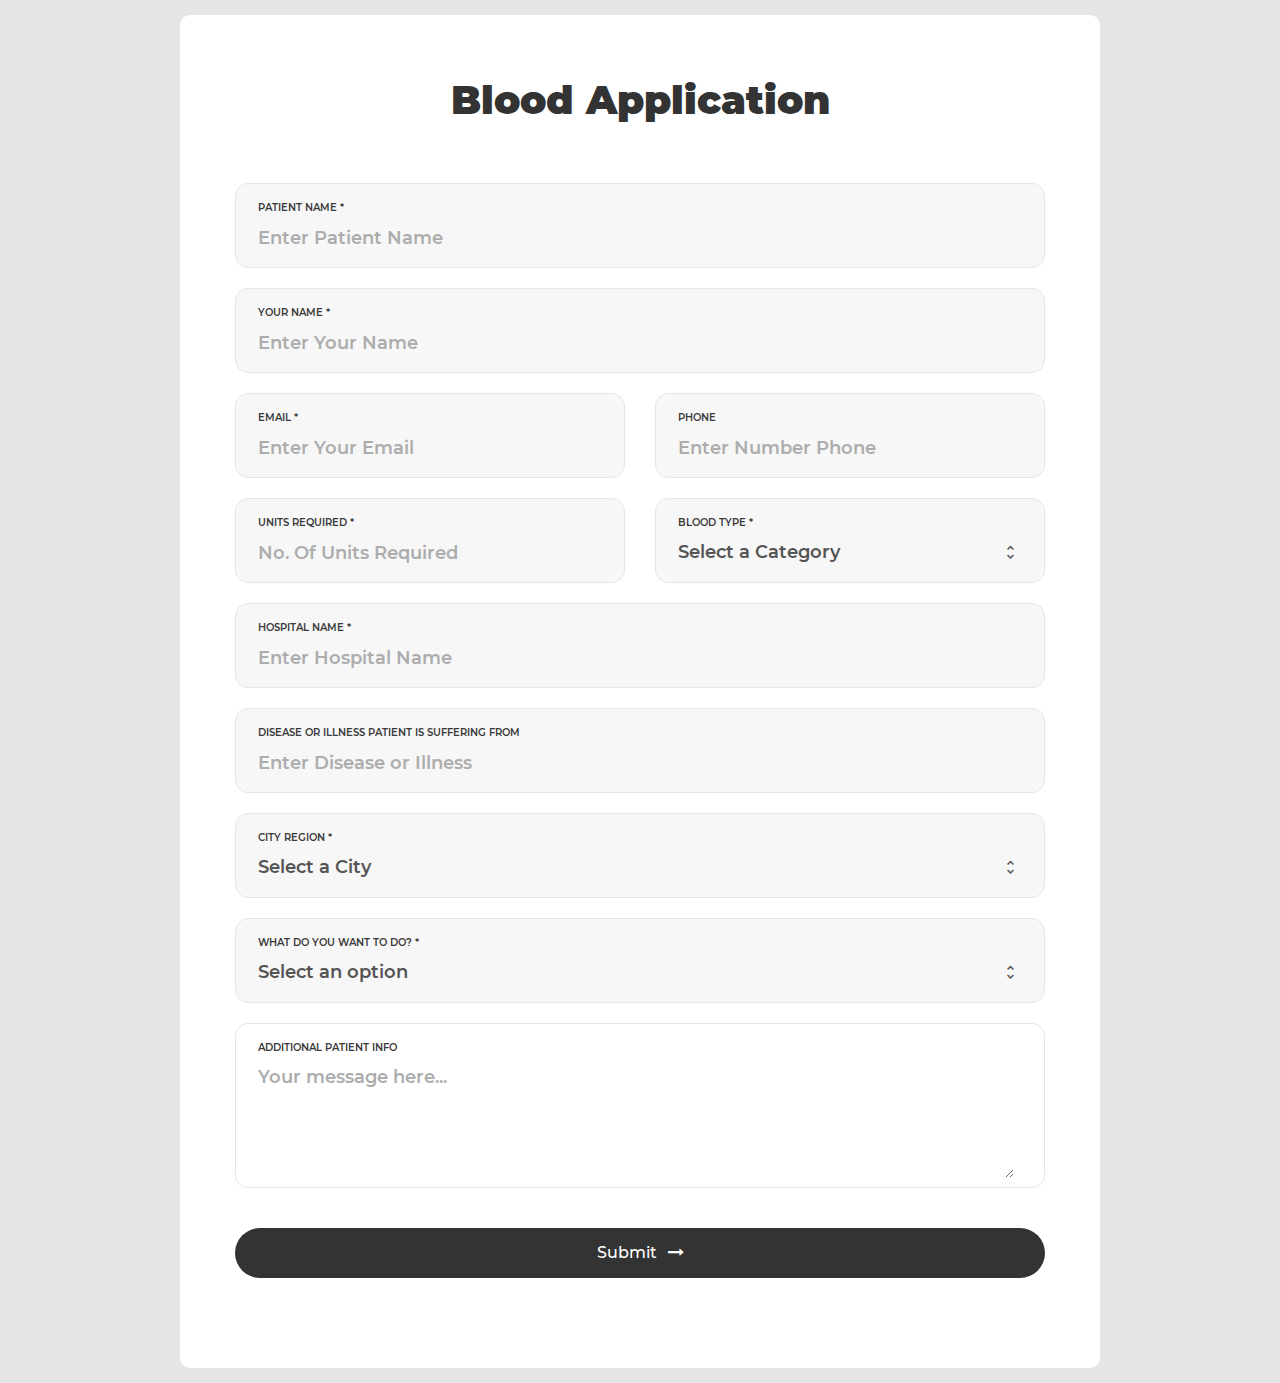
<file: Blood-form/apply.html>
<!DOCTYPE html>
<html lang="en">
<head>
	<title>Blood Form</title>
	<meta charset="UTF-8">
	<meta name="viewport" content="width=device-width, initial-scale=1">
<!--===============================================================================================-->
	<link rel="icon" type="image/png" href="images/icons/favicon.ico"/>
<!--===============================================================================================-->
	<link rel="stylesheet" type="text/css" href="vendor/bootstrap/css/bootstrap.min.css">
<!--===============================================================================================-->
	<link rel="stylesheet" type="text/css" href="fonts/font-awesome-4.7.0/css/font-awesome.min.css">
<!--===============================================================================================-->
	<link rel="stylesheet" type="text/css" href="fonts/iconic/css/material-design-iconic-font.min.css">
<!--===============================================================================================-->
	<link rel="stylesheet" type="text/css" href="vendor/animate/animate.css">
<!--===============================================================================================-->
	<link rel="stylesheet" type="text/css" href="vendor/css-hamburgers/hamburgers.min.css">
<!--===============================================================================================-->
	<link rel="stylesheet" type="text/css" href="vendor/animsition/css/animsition.min.css">
<!--===============================================================================================-->
	<link rel="stylesheet" type="text/css" href="vendor/select2/select2.min.css">
<!--===============================================================================================-->
	<link rel="stylesheet" type="text/css" href="vendor/daterangepicker/daterangepicker.css">
<!--===============================================================================================-->
	<link rel="stylesheet" type="text/css" href="vendor/noui/nouislider.min.css">
<!--===============================================================================================-->
	<link rel="stylesheet" type="text/css" href="css/util.css">
	<link rel="stylesheet" type="text/css" href="css/main.css">
<!--===============================================================================================-->
</head>
<body>


	<div class="container-contact100">
		<div class="wrap-contact100">
			<form class="contact100-form validate-form">
				<span class="contact100-form-title">
					Blood Application
				</span>

				<div class="wrap-input100 validate-input bg1" data-validate="Please Type Patient Name">
					<span class="label-input100">Patient Name *</span>
					<input class="input100" type="text" name="name" placeholder="Enter Patient Name">
				</div>

				<div class="wrap-input100 validate-input bg1" data-validate="Please Type Your Name">
					<span class="label-input100">Your Name *</span>
					<input class="input100" type="text" name="name" placeholder="Enter Your Name">
				</div>

				<div class="wrap-input100 validate-input bg1 rs1-wrap-input100" data-validate = "Enter Your Email (e@a.x)">
					<span class="label-input100">Email *</span>
					<input class="input100" type="text" name="email" placeholder="Enter Your Email ">
				</div>

				<div class="wrap-input100 bg1 rs1-wrap-input100">
					<span class="label-input100">Phone</span>
					<input class="input100" type="text" name="phone" placeholder="Enter Number Phone">
				</div>

				<div class="wrap-input100 bg1 rs1-wrap-input100">
					<span class="label-input100">Units Required *</span>
					<input class="input100" type="number" name="units" placeholder="No. Of Units Required">
				</div>

				<div class="wrap-input100 bg1 rs1-wrap-input100">
					<span class="label-input100">Blood Type *</span>
					<div>
						<select class="js-select2" name="blood type">
							<option>Select a Category</option>
							<option>A+</option>
							<option>A-</option>
							<option>B+</option>
							<option>B-</option>
							<option>AB+</option>
							<option>AB-</option>
							<option>O+</option>
							<option>O-</option>
						</select>
						<div class="dropDownSelect2"></div>
					</div>
				</div>

				<div class="wrap-input100 validate-input bg1" data-validate="Please Type Your Name">
					<span class="label-input100">Hospital Name *</span>
					<input class="input100" type="text" name="hospital name" placeholder="Enter Hospital Name">
				</div>

				<div class="wrap-input100 validate-input bg1" data-validate="Please Type Your Name">
					<span class="label-input100">Disease or Illness Patient Is Suffering From </span>
					<input class="input100" type="text" name="disease" placeholder="Enter Disease or Illness">
				</div>

				<div class="wrap-input100 input100-select bg1">
					<span class="label-input100">City Region *</span>
					<div>
						<select class="js-select2" name="city">
							<option>Select a City</option>
							<option>Visakhapatnam</option>
							<option>Hyderabad</option>
							<option>Nellore</option>
							<option>Vijayavwada</option>
							<option>Vijayanagaram</option>
							<option>Srikakulam</option>
							<option>Chitoor</option>
							<option>Tirupathi</option>
							<option>Rajhamundry</option>
						</select>
						<div class="dropDownSelect2"></div>
					</div>
				</div>
				<div class="wrap-input100 input100-select bg1">
					<span class="label-input100">What do you want to do? *</span>
					<div>
						<select class="js-select2" name="what">
							<option>Select an option</option>
							<option>DONATE</option>
							<option>APPLY</option>
						</select>
						<div class="dropDownSelect2"></div>
					</div>
				</div>


				<div class="wrap-input100 validate-input bg0 rs1-alert-validate" data-validate = "Please Type Your Message">
					<span class="label-input100">Additional Patient info</span>
					<textarea class="input100" name="message" placeholder="Your message here..."></textarea>
				</div>

				<div class="container-contact100-form-btn">
					<button class="contact100-form-btn">
						<span>
							Submit
							<i class="fa fa-long-arrow-right m-l-7" aria-hidden="true"></i>
						</span>
					</button>
				</div>
			</form>
		</div>
	</div>



<!--===============================================================================================-->
	<script src="vendor/jquery/jquery-3.2.1.min.js"></script>
<!--===============================================================================================-->
	<script src="vendor/animsition/js/animsition.min.js"></script>
<!--===============================================================================================-->
	<script src="vendor/bootstrap/js/popper.js"></script>
	<script src="vendor/bootstrap/js/bootstrap.min.js"></script>
<!--===============================================================================================-->
	<script src="vendor/select2/select2.min.js"></script>
	<script>
		$(".js-select2").each(function(){
			$(this).select2({
				minimumResultsForSearch: 20,
				dropdownParent: $(this).next('.dropDownSelect2')
			});


			$(".js-select2").each(function(){
				$(this).on('select2:close', function (e){
					if($(this).val() == "Please chooses") {
						$('.js-show-service').slideUp();
					}
					else {
						$('.js-show-service').slideUp();
						$('.js-show-service').slideDown();
					}
				});
			});
		})
	</script>
<!--===============================================================================================-->
	<script src="vendor/daterangepicker/moment.min.js"></script>
	<script src="vendor/daterangepicker/daterangepicker.js"></script>
<!--===============================================================================================-->
	<script src="vendor/countdowntime/countdowntime.js"></script>
<!--===============================================================================================-->
	<script src="vendor/noui/nouislider.min.js"></script>
	<script>
	    var filterBar = document.getElementById('filter-bar');

	    noUiSlider.create(filterBar, {
	        start: [ 1500, 3900 ],
	        connect: true,
	        range: {
	            'min': 1500,
	            'max': 7500
	        }
	    });

	    var skipValues = [
	    document.getElementById('value-lower'),
	    document.getElementById('value-upper')
	    ];

	    filterBar.noUiSlider.on('update', function( values, handle ) {
	        skipValues[handle].innerHTML = Math.round(values[handle]);
	        $('.contact100-form-range-value input[name="from-value"]').val($('#value-lower').html());
	        $('.contact100-form-range-value input[name="to-value"]').val($('#value-upper').html());
	    });
	</script>
<!--===============================================================================================-->
	<script src="js/main.js"></script>

<!-- Global site tag (gtag.js) - Google Analytics -->
<script async src="https://www.googletagmanager.com/gtag/js?id=UA-23581568-13"></script>
<script>
  window.dataLayer = window.dataLayer || [];
  function gtag(){dataLayer.push(arguments);}
  gtag('js', new Date());

  gtag('config', 'UA-23581568-13');
</script>

</body>
</html>
</file>
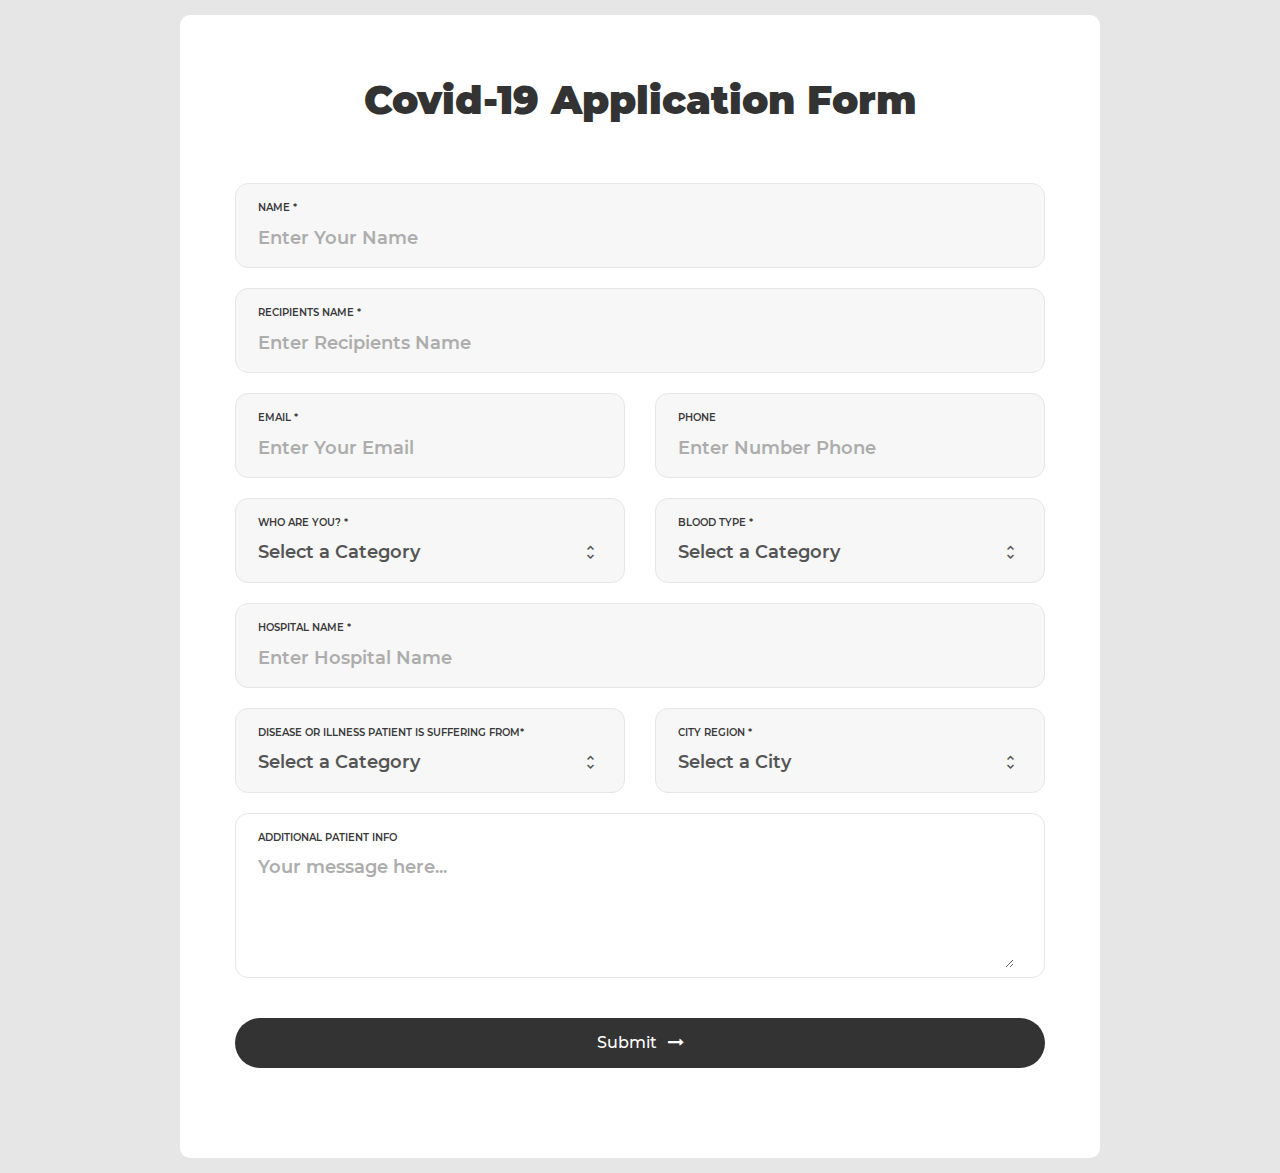
<file: covid-19-form/covid-19.html>
<!DOCTYPE html>
<html lang="en">
<head>
	<title>Covid - 19</title>
	<meta charset="UTF-8">
	<meta name="viewport" content="width=device-width, initial-scale=1">
<!--===============================================================================================-->
	<link rel="icon" type="image/png" href="images/icons/favicon.ico"/>
<!--===============================================================================================-->
	<link rel="stylesheet" type="text/css" href="vendor/bootstrap/css/bootstrap.min.css">
<!--===============================================================================================-->
	<link rel="stylesheet" type="text/css" href="fonts/font-awesome-4.7.0/css/font-awesome.min.css">
<!--===============================================================================================-->
	<link rel="stylesheet" type="text/css" href="fonts/iconic/css/material-design-iconic-font.min.css">
<!--===============================================================================================-->
	<link rel="stylesheet" type="text/css" href="vendor/animate/animate.css">
<!--===============================================================================================-->
	<link rel="stylesheet" type="text/css" href="vendor/css-hamburgers/hamburgers.min.css">
<!--===============================================================================================-->
	<link rel="stylesheet" type="text/css" href="vendor/animsition/css/animsition.min.css">
<!--===============================================================================================-->
	<link rel="stylesheet" type="text/css" href="vendor/select2/select2.min.css">
<!--===============================================================================================-->
	<link rel="stylesheet" type="text/css" href="vendor/daterangepicker/daterangepicker.css">
<!--===============================================================================================-->
	<link rel="stylesheet" type="text/css" href="vendor/noui/nouislider.min.css">
<!--===============================================================================================-->
	<link rel="stylesheet" type="text/css" href="css/util.css">
	<link rel="stylesheet" type="text/css" href="css/main.css">
<!--===============================================================================================-->
</head>
<body>


	<div class="container-contact100">
		<div class="wrap-contact100">
			<form class="contact100-form validate-form">
				<span class="contact100-form-title">
					Covid-19 Application Form
				</span>

				<div class="wrap-input100 validate-input bg1" data-validate="Please Type Patient Name">
					<span class="label-input100">Name *</span>
					<input class="input100" type="text" name="name" placeholder="Enter Your Name">
				</div>

				<div class="wrap-input100 validate-input bg1" data-validate="Please Type Your Name">
					<span class="label-input100">Recipients Name *</span>
					<input class="input100" type="text" name="name" placeholder="Enter Recipients Name">
				</div>

				<div class="wrap-input100 validate-input bg1 rs1-wrap-input100" data-validate = "Enter Your Email (e@a.x)">
					<span class="label-input100">Email *</span>
					<input class="input100" type="text" name="email" placeholder="Enter Your Email ">
				</div>

				<div class="wrap-input100 bg1 rs1-wrap-input100">
					<span class="label-input100">Phone</span>
					<input class="input100" type="text" name="phone" placeholder="Enter Number Phone">
				</div>

				<div class="wrap-input100 bg1 rs1-wrap-input100">
					<span class="label-input100">Who Are You? *</span>
					<div>
						<select class="js-select2" name="category">
							<option>Select a Category</option>
							<option>Frontline Workers</option>
							<option>Senior Citizens</option>
							<option>General Population</option>
						</select>
						<div class="dropDownSelect2"></div>
					</div>
				</div>

				<div class="wrap-input100 bg1 rs1-wrap-input100">
					<span class="label-input100">Blood Type *</span>
					<div>
						<select class="js-select2" name="blood type">
							<option>Select a Category</option>
							<option>A+</option>
							<option>A-</option>
							<option>B+</option>
							<option>B-</option>
							<option>AB+</option>
							<option>AB-</option>
							<option>O+</option>
							<option>O-</option>
						</select>
						<div class="dropDownSelect2"></div>
					</div>
				</div>

				<div class="wrap-input100 validate-input bg1" data-validate="Please Type Your Name">
					<span class="label-input100">Hospital Name *</span>
					<input class="input100" type="text" name="hospital name" placeholder="Enter Hospital Name">
				</div>

				<div class="wrap-input100 bg1 rs1-wrap-input100">
					<span class="label-input100">Disease or Illness Patient Is Suffering From*</span>
					<div>
						<select class="js-select2" name="disease">
							<option>Select a Category</option>
							<option>Heart Attack</option>
							<option>Brain Tumor</option>
							<option>Pancreatitis</option>
							<option>Intestine Puncture</option>
							<option>Liver Cancer</option>
							<option>Glacoma</option>
							<option>Lower Respiratory Infections</option>
							<option>Bronchitis</option>
						</select>
						<div class="dropDownSelect2"></div>
					</div>
				</div>

				<div class="wrap-input100 input100-select bg1 rs1-wrap-input100">
					<span class="label-input100">City Region *</span>
					<div>
						<select class="js-select2" name="city">
							<option>Select a City</option>
							<option>Visakhapatnam</option>
							<option>Hyderabad</option>
							<option>Nellore</option>
							<option>Vijayavwada</option>
							<option>Vijayanagaram</option>
							<option>Srikakulam</option>
							<option>Chitoor</option>
							<option>Tirupathi</option>
							<option>Rajhamundry</option>
						</select>
						<div class="dropDownSelect2"></div>
					</div>
				</div>

				<div class="wrap-input100 validate-input bg0 rs1-alert-validate" data-validate = "Please Type Your Message">
					<span class="label-input100">Additional Patient info</span>
					<textarea class="input100" name="message" placeholder="Your message here..."></textarea>
				</div>

				<div class="container-contact100-form-btn">
					<button class="contact100-form-btn">
						<span>
							Submit
							<i class="fa fa-long-arrow-right m-l-7" aria-hidden="true"></i>
						</span>
					</button>
				</div>
			</form>
		</div>
	</div>



<!--===============================================================================================-->
	<script src="vendor/jquery/jquery-3.2.1.min.js"></script>
<!--===============================================================================================-->
	<script src="vendor/animsition/js/animsition.min.js"></script>
<!--===============================================================================================-->
	<script src="vendor/bootstrap/js/popper.js"></script>
	<script src="vendor/bootstrap/js/bootstrap.min.js"></script>
<!--===============================================================================================-->
	<script src="vendor/select2/select2.min.js"></script>
	<script>
		$(".js-select2").each(function(){
			$(this).select2({
				minimumResultsForSearch: 20,
				dropdownParent: $(this).next('.dropDownSelect2')
			});


			$(".js-select2").each(function(){
				$(this).on('select2:close', function (e){
					if($(this).val() == "Please chooses") {
						$('.js-show-service').slideUp();
					}
					else {
						$('.js-show-service').slideUp();
						$('.js-show-service').slideDown();
					}
				});
			});
		})
	</script>
<!--===============================================================================================-->
	<script src="vendor/daterangepicker/moment.min.js"></script>
	<script src="vendor/daterangepicker/daterangepicker.js"></script>
<!--===============================================================================================-->
	<script src="vendor/countdowntime/countdowntime.js"></script>
<!--===============================================================================================-->
	<script src="vendor/noui/nouislider.min.js"></script>
	<script>
	    var filterBar = document.getElementById('filter-bar');

	    noUiSlider.create(filterBar, {
	        start: [ 1500, 3900 ],
	        connect: true,
	        range: {
	            'min': 1500,
	            'max': 7500
	        }
	    });

	    var skipValues = [
	    document.getElementById('value-lower'),
	    document.getElementById('value-upper')
	    ];

	    filterBar.noUiSlider.on('update', function( values, handle ) {
	        skipValues[handle].innerHTML = Math.round(values[handle]);
	        $('.contact100-form-range-value input[name="from-value"]').val($('#value-lower').html());
	        $('.contact100-form-range-value input[name="to-value"]').val($('#value-upper').html());
	    });
	</script>
<!--===============================================================================================-->
	<script src="js/main.js"></script>

<!-- Global site tag (gtag.js) - Google Analytics -->
<script async src="https://www.googletagmanager.com/gtag/js?id=UA-23581568-13"></script>
<script>
  window.dataLayer = window.dataLayer || [];
  function gtag(){dataLayer.push(arguments);}
  gtag('js', new Date());

  gtag('config', 'UA-23581568-13');
</script>

</body>
</html>
</file>
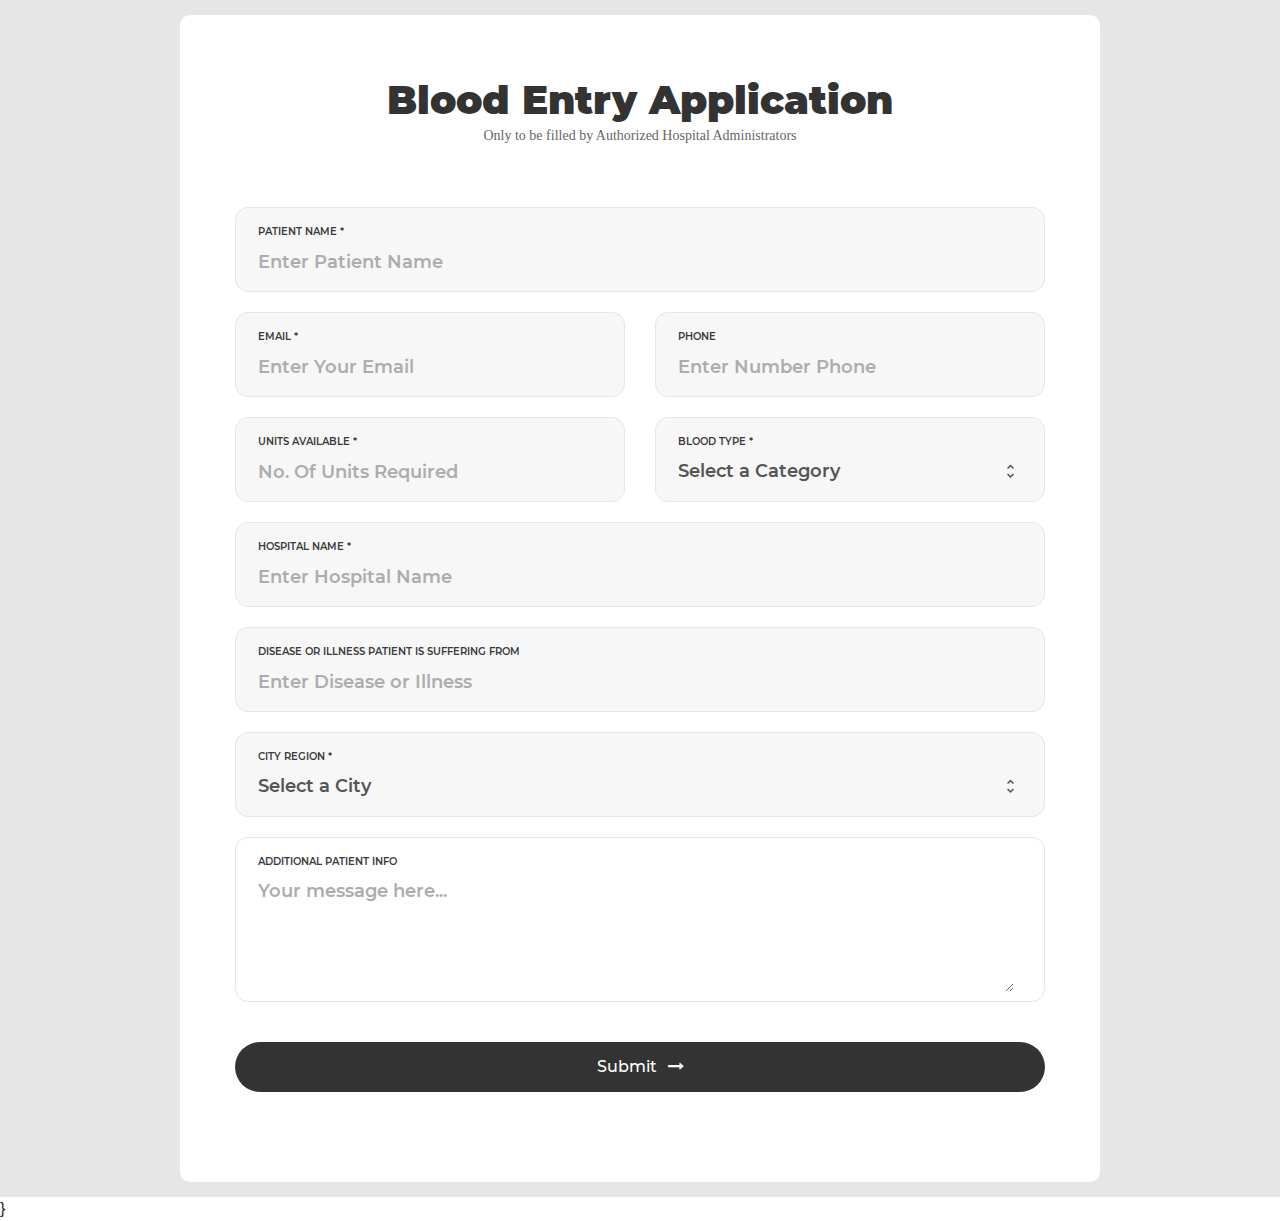
<file: hosp-blood-form/apply.html>
<!DOCTYPE html>
<html lang="en">
<head>
	<title>Blood Entry Form</title>
	<meta charset="UTF-8">
	<meta name="viewport" content="width=device-width, initial-scale=1">
<!--===============================================================================================-->
	<link rel="icon" type="image/png" href="images/icons/favicon.ico"/>
<!--===============================================================================================-->
	<link rel="stylesheet" type="text/css" href="vendor/bootstrap/css/bootstrap.min.css">
<!--===============================================================================================-->
	<link rel="stylesheet" type="text/css" href="fonts/font-awesome-4.7.0/css/font-awesome.min.css">
<!--===============================================================================================-->
	<link rel="stylesheet" type="text/css" href="fonts/iconic/css/material-design-iconic-font.min.css">
<!--===============================================================================================-->
	<link rel="stylesheet" type="text/css" href="vendor/animate/animate.css">
<!--===============================================================================================-->
	<link rel="stylesheet" type="text/css" href="vendor/css-hamburgers/hamburgers.min.css">
<!--===============================================================================================-->
	<link rel="stylesheet" type="text/css" href="vendor/animsition/css/animsition.min.css">
<!--===============================================================================================-->
	<link rel="stylesheet" type="text/css" href="vendor/select2/select2.min.css">
<!--===============================================================================================-->
	<link rel="stylesheet" type="text/css" href="vendor/daterangepicker/daterangepicker.css">
<!--===============================================================================================-->
	<link rel="stylesheet" type="text/css" href="vendor/noui/nouislider.min.css">
<!--===============================================================================================-->
	<link rel="stylesheet" type="text/css" href="css/util.css">
	<link rel="stylesheet" type="text/css" href="css/main.css">
<!--===============================================================================================-->
<script language="JavaScript">
    function showInput() {
        document.getElementById('display').innerHTML = 
                    document.getElementById("user_input").value;
    }
  </script>
</head>
<body>


	<div class="container-contact100">
		<div class="wrap-contact100">
			<form class="contact100-form validate-form">
				<span class="contact100-form-title">
					Blood Entry Application
					<p>Only to be filled by Authorized Hospital Administrators</p>
				</span>

				<div class="wrap-input100 validate-input bg1" data-validate="Please Type Patient Name">
					<span class="label-input100">Patient Name *</span>
					<input class="input100" type="text" name="name" placeholder="Enter Patient Name">
				</div>

				<div class="wrap-input100 validate-input bg1 rs1-wrap-input100" data-validate = "Enter Your Email (e@a.x)">
					<span class="label-input100">Email *</span>
					<input class="input100" type="text" name="email" placeholder="Enter Your Email ">
				</div>

				<div class="wrap-input100 bg1 rs1-wrap-input100">
					<span class="label-input100">Phone</span>
					<input class="input100" type="text" name="phone" placeholder="Enter Number Phone">
				</div>

				<div class="wrap-input100 bg1 rs1-wrap-input100">
					<span class="label-input100">Units Available *</span>
					<input class="input100" type="number" name="units" placeholder="No. Of Units Required">
				</div>

				<div class="wrap-input100 bg1 rs1-wrap-input100">
					<span class="label-input100">Blood Type *</span>
					<div>
						<select class="js-select2" name="blood type">
							<option>Select a Category</option>
							<option>A+</option>
							<option>A-</option>
							<option>B+</option>
							<option>B-</option>
							<option>AB+</option>
							<option>AB-</option>
							<option>O+</option>
							<option>O-</option>
						</select>
						<div class="dropDownSelect2"></div>
					</div>
				</div>

				<div class="wrap-input100 validate-input bg1" data-validate="Please Type Your Name">
					<span class="label-input100">Hospital Name *</span>
					<input class="input100" type="text" name="hospital name" placeholder="Enter Hospital Name">
				</div>

				<div class="wrap-input100 validate-input bg1" data-validate="Please Type Your Name">
					<span class="label-input100">Disease or Illness Patient Is Suffering From </span>
					<input class="input100" type="text" name="disease" placeholder="Enter Disease or Illness">
				</div>

				<div class="wrap-input100 input100-select bg1">
					<span class="label-input100">City Region *</span>
					<div>
						<select class="js-select2" name="city">
							<option>Select a City</option>
							<option>Visakhapatnam</option>
							<option>Hyderabad</option>
							<option>Nellore</option>
							<option>Vijayavwada</option>
							<option>Vijayanagaram</option>
							<option>Srikakulam</option>
							<option>Chitoor</option>
							<option>Tirupathi</option>
							<option>Rajhamundry</option>
						</select>
						<div class="dropDownSelect2"></div>
					</div>
				</div>

				<div class="wrap-input100 validate-input bg0 rs1-alert-validate" data-validate = "Please Type Your Message">
					<span class="label-input100">Additional Patient info</span>
					<textarea class="input100" name="message" placeholder="Your message here..."></textarea>
				</div>

				<div class="container-contact100-form-btn">
					<button class="contact100-form-btn">
						<span>
							Submit
							<i class="fa fa-long-arrow-right m-l-7" aria-hidden="true"></i>
						</span>
					</button>
				</div>
			</form>
		</div>
	</div>



<!--===============================================================================================-->
	<script src="vendor/jquery/jquery-3.2.1.min.js"></script>
<!--===============================================================================================-->
	<script src="vendor/animsition/js/animsition.min.js"></script>
<!--===============================================================================================-->
	<script src="vendor/bootstrap/js/popper.js"></script>
	<script src="vendor/bootstrap/js/bootstrap.min.js"></script>
<!--===============================================================================================-->
	<script src="vendor/select2/select2.min.js"></script>
	<script>
		$(".js-select2").each(function(){
			$(this).select2({
				minimumResultsForSearch: 20,
				dropdownParent: $(this).next('.dropDownSelect2')
			});


			$(".js-select2").each(function(){
				$(this).on('select2:close', function (e){
					if($(this).val() == "Please chooses") {
						$('.js-show-service').slideUp();
					}
					else {
						$('.js-show-service').slideUp();
						$('.js-show-service').slideDown();
					}
				});
			});
		})
	</script>
<!--===============================================================================================-->
	<script src="vendor/daterangepicker/moment.min.js"></script>
	<script src="vendor/daterangepicker/daterangepicker.js"></script>
<!--===============================================================================================-->
	<script src="vendor/countdowntime/countdowntime.js"></script>
<!--===============================================================================================-->
	<script src="vendor/noui/nouislider.min.js"></script>
	<script>
	    var filterBar = document.getElementById('filter-bar');

	    noUiSlider.create(filterBar, {
	        start: [ 1500, 3900 ],
	        connect: true,
	        range: {
	            'min': 1500,
	            'max': 7500
	        }
	    });

	    var skipValues = [
	    document.getElementById('value-lower'),
	    document.getElementById('value-upper')
	    ];

	    filterBar.noUiSlider.on('update', function( values, handle ) {
	        skipValues[handle].innerHTML = Math.round(values[handle]);
	        $('.contact100-form-range-value input[name="from-value"]').val($('#value-lower').html());
	        $('.contact100-form-range-value input[name="to-value"]').val($('#value-upper').html());
	    });
	</script>
<!--===============================================================================================-->
	<script src="js/main.js"></script>

<!-- Global site tag (gtag.js) - Google Analytics -->


}
<script async src="https://www.googletagmanager.com/gtag/js?id=UA-23581568-13"></script>
<script>
  window.dataLayer = window.dataLayer || [];
  function gtag(){dataLayer.push(arguments);}
  gtag('js', new Date());

  gtag('config', 'UA-23581568-13');
</script>
<script>
	
document.getElementById('sendInvoice').onsubmit = function () {
    return window.prompt('Are you sure you want to send these');
}
</script>
</body>
</html>
</file>
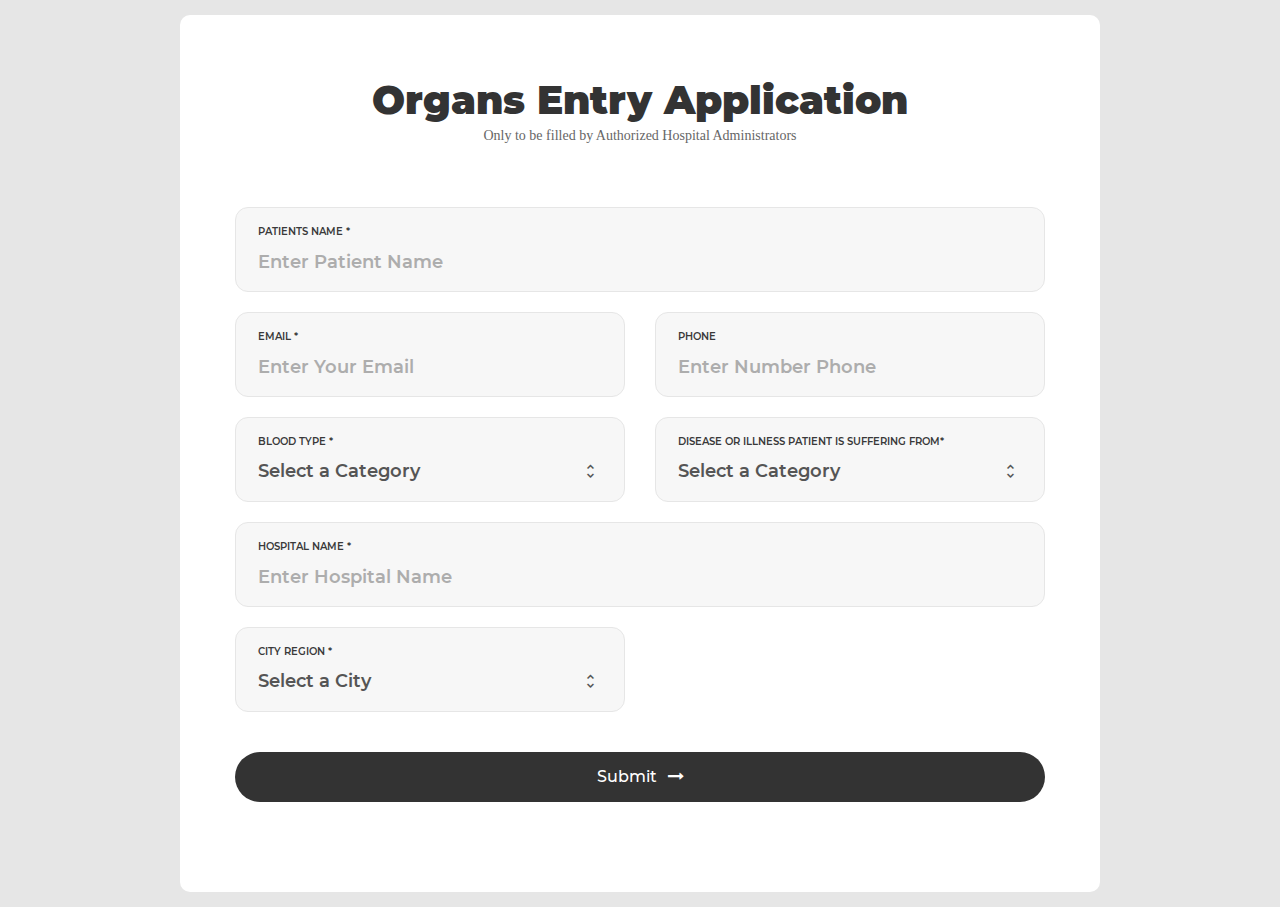
<file: hosp-org-form/apply.html>
<!DOCTYPE html>
<html lang="en">
<head>
	<title>Organs Entry Application</title>
	<meta charset="UTF-8">
	<meta name="viewport" content="width=device-width, initial-scale=1">
<!--===============================================================================================-->
	<link rel="icon" type="image/png" href="images/icons/favicon.ico"/>
<!--===============================================================================================-->
	<link rel="stylesheet" type="text/css" href="vendor/bootstrap/css/bootstrap.min.css">
<!--===============================================================================================-->
	<link rel="stylesheet" type="text/css" href="fonts/font-awesome-4.7.0/css/font-awesome.min.css">
<!--===============================================================================================-->
	<link rel="stylesheet" type="text/css" href="fonts/iconic/css/material-design-iconic-font.min.css">
<!--===============================================================================================-->
	<link rel="stylesheet" type="text/css" href="vendor/animate/animate.css">
<!--===============================================================================================-->
	<link rel="stylesheet" type="text/css" href="vendor/css-hamburgers/hamburgers.min.css">
<!--===============================================================================================-->
	<link rel="stylesheet" type="text/css" href="vendor/animsition/css/animsition.min.css">
<!--===============================================================================================-->
	<link rel="stylesheet" type="text/css" href="vendor/select2/select2.min.css">
<!--===============================================================================================-->
	<link rel="stylesheet" type="text/css" href="vendor/daterangepicker/daterangepicker.css">
<!--===============================================================================================-->
	<link rel="stylesheet" type="text/css" href="vendor/noui/nouislider.min.css">
<!--===============================================================================================-->
	<link rel="stylesheet" type="text/css" href="css/util.css">
	<link rel="stylesheet" type="text/css" href="css/main.css">
<!--===============================================================================================-->
</head>
<body>


	<div class="container-contact100">
		<div class="wrap-contact100">
			<form class="contact100-form validate-form">
				<span class="contact100-form-title">
					Organs Entry Application
					<p>Only to be filled by Authorized Hospital Administrators</p>
				</span>

				<div class="wrap-input100 validate-input bg1" data-validate="Please Type Patient Name">
					<span class="label-input100">Patients Name *</span>
					<input class="input100" type="text" name="name" placeholder="Enter Patient Name">
				</div>

				<div class="wrap-input100 validate-input bg1 rs1-wrap-input100" data-validate = "Enter Your Email (e@a.x)">
					<span class="label-input100">Email *</span>
					<input class="input100" type="text" name="email" placeholder="Enter Your Email ">
				</div>

				<div class="wrap-input100 bg1 rs1-wrap-input100">
					<span class="label-input100">Phone</span>
					<input class="input100" type="text" name="phone" placeholder="Enter Number Phone">
				</div>

				<div class="wrap-input100 bg1 rs1-wrap-input100">
					<span class="label-input100">Blood Type *</span>
					<div>
						<select class="js-select2" name="blood type">
							<option>Select a Category</option>
							<option>A+</option>
							<option>A-</option>
							<option>B+</option>
							<option>B-</option>
							<option>AB+</option>
							<option>AB-</option>
							<option>O+</option>
							<option>O-</option>
						</select>
						<div class="dropDownSelect2"></div>
					</div>
				</div>

				<div class="wrap-input100 bg1 rs1-wrap-input100">
					<span class="label-input100">Disease or Illness Patient Is Suffering From*</span>
					<div>
						<select class="js-select2" name="disease">
							<option>Select a Category</option>
							<option>Heart Attack</option>
							<option>Brain Tumor</option>
							<option>Pancreatitis</option>
							<option>Intestine Puncture</option>
							<option>Liver Cancer</option>
							<option>Glacoma</option>
							<option>Lower Respiratory Infections</option>
							<option>Bronchitis</option>
						</select>
						<div class="dropDownSelect2"></div>
					</div>
				</div>

				<div class="wrap-input100 validate-input bg1" data-validate="Please Type Your Name">
					<span class="label-input100">Hospital Name *</span>
					<input class="input100" type="text" name="hospital name" placeholder="Enter Hospital Name">
				</div>

				<div class="wrap-input100 input100-select bg1 rs1-wrap-input100">
					<span class="label-input100">City Region *</span>
					<div>
						<select class="js-select2" name="city">
							<option>Select a City</option>
							<option>Visakhapatnam</option>
							<option>Hyderabad</option>
							<option>Nellore</option>
							<option>Vijayavwada</option>
							<option>Vijayanagaram</option>
							<option>Srikakulam</option>
							<option>Chitoor</option>
							<option>Tirupathi</option>
							<option>Rajhamundry</option>
						</select>
						<div class="dropDownSelect2"></div>
					</div>
				</div>
				<div class="container-contact100-form-btn">
					<button class="contact100-form-btn">
						<span>
							Submit
							<i class="fa fa-long-arrow-right m-l-7" aria-hidden="true" href="hospital-admin"></i>
						</span>
					</button>
				</div>
			</form>
		</div>
	</div>



<!--===============================================================================================-->
	<script src="vendor/jquery/jquery-3.2.1.min.js"></script>
<!--===============================================================================================-->
	<script src="vendor/animsition/js/animsition.min.js"></script>
<!--===============================================================================================-->
	<script src="vendor/bootstrap/js/popper.js"></script>
	<script src="vendor/bootstrap/js/bootstrap.min.js"></script>
<!--===============================================================================================-->
	<script src="vendor/select2/select2.min.js"></script>
	<script>
		$(".js-select2").each(function(){
			$(this).select2({
				minimumResultsForSearch: 20,
				dropdownParent: $(this).next('.dropDownSelect2')
			});


			$(".js-select2").each(function(){
				$(this).on('select2:close', function (e){
					if($(this).val() == "Please chooses") {
						$('.js-show-service').slideUp();
					}
					else {
						$('.js-show-service').slideUp();
						$('.js-show-service').slideDown();
					}
				});
			});
		})
	</script>
<!--===============================================================================================-->
	<script src="vendor/daterangepicker/moment.min.js"></script>
	<script src="vendor/daterangepicker/daterangepicker.js"></script>
<!--===============================================================================================-->
	<script src="vendor/countdowntime/countdowntime.js"></script>
<!--===============================================================================================-->
	<script src="vendor/noui/nouislider.min.js"></script>
	<script>
	    var filterBar = document.getElementById('filter-bar');

	    noUiSlider.create(filterBar, {
	        start: [ 1500, 3900 ],
	        connect: true,
	        range: {
	            'min': 1500,
	            'max': 7500
	        }
	    });

	    var skipValues = [
	    document.getElementById('value-lower'),
	    document.getElementById('value-upper')
	    ];

	    filterBar.noUiSlider.on('update', function( values, handle ) {
	        skipValues[handle].innerHTML = Math.round(values[handle]);
	        $('.contact100-form-range-value input[name="from-value"]').val($('#value-lower').html());
	        $('.contact100-form-range-value input[name="to-value"]').val($('#value-upper').html());
	    });
	</script>
<!--===============================================================================================-->
	<script src="js/main.js"></script>

<!-- Global site tag (gtag.js) - Google Analytics -->
<script async src="https://www.googletagmanager.com/gtag/js?id=UA-23581568-13"></script>
<script>
  window.dataLayer = window.dataLayer || [];
  function gtag(){dataLayer.push(arguments);}
  gtag('js', new Date());

  gtag('config', 'UA-23581568-13');
</script>

</body>
</html>
</file>
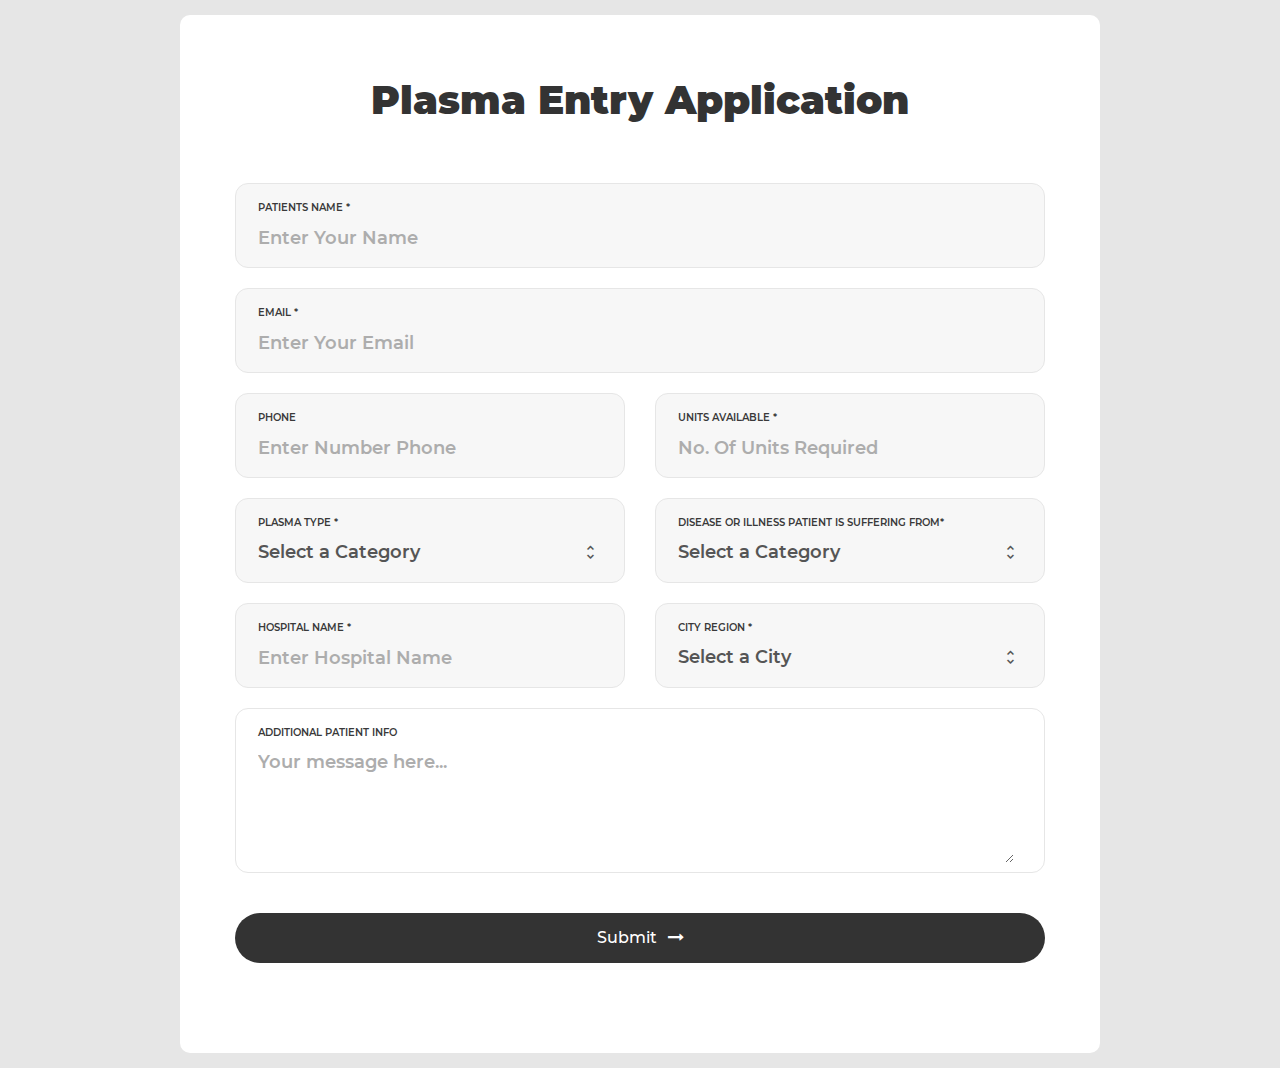
<file: hosp-pla-form/apply.html>
<!DOCTYPE html>
<html lang="en">
<head>
	<title>Plasma Entry Application</title>
	<meta charset="UTF-8">
	<meta name="viewport" content="width=device-width, initial-scale=1">
<!--===============================================================================================-->
	<link rel="icon" type="image/png" href="images/icons/favicon.ico"/>
<!--===============================================================================================-->
	<link rel="stylesheet" type="text/css" href="vendor/bootstrap/css/bootstrap.min.css">
<!--===============================================================================================-->
	<link rel="stylesheet" type="text/css" href="fonts/font-awesome-4.7.0/css/font-awesome.min.css">
<!--===============================================================================================-->
	<link rel="stylesheet" type="text/css" href="fonts/iconic/css/material-design-iconic-font.min.css">
<!--===============================================================================================-->
	<link rel="stylesheet" type="text/css" href="vendor/animate/animate.css">
<!--===============================================================================================-->
	<link rel="stylesheet" type="text/css" href="vendor/css-hamburgers/hamburgers.min.css">
<!--===============================================================================================-->
	<link rel="stylesheet" type="text/css" href="vendor/animsition/css/animsition.min.css">
<!--===============================================================================================-->
	<link rel="stylesheet" type="text/css" href="vendor/select2/select2.min.css">
<!--===============================================================================================-->
	<link rel="stylesheet" type="text/css" href="vendor/daterangepicker/daterangepicker.css">
<!--===============================================================================================-->
	<link rel="stylesheet" type="text/css" href="vendor/noui/nouislider.min.css">
<!--===============================================================================================-->
	<link rel="stylesheet" type="text/css" href="css/util.css">
	<link rel="stylesheet" type="text/css" href="css/main.css">
<!--===============================================================================================-->
</head>
<body>


	<div class="container-contact100">
		<div class="wrap-contact100">
			<form class="contact100-form validate-form">
				<span class="contact100-form-title">
					Plasma Entry Application
				</span>

				<div class="wrap-input100 validate-input bg1" data-validate="Please Type Patient Name">
					<span class="label-input100">Patients Name *</span>
					<input class="input100" type="text" name="name" placeholder="Enter Your Name">
				</div>

				<div class="wrap-input100 validate-input bg1" data-validate = "Enter Your Email (e@a.x)">
					<span class="label-input100">Email *</span>
					<input class="input100" type="text" name="email" placeholder="Enter Your Email ">
				</div>

				<div class="wrap-input100 bg1 rs1-wrap-input100">
					<span class="label-input100">Phone</span>
					<input class="input100" type="text" name="phone" placeholder="Enter Number Phone">
				</div>

				<div class="wrap-input100 bg1 rs1-wrap-input100">
					<span class="label-input100">Units Available *</span>
					<input class="input100" type="number" name="units" placeholder="No. Of Units Required">
				</div>

				<div class="wrap-input100 bg1 rs1-wrap-input100">
					<span class="label-input100">Plasma Type *</span>
					<div>
						<select class="js-select2" name="blood type">
							<option>Select a Category</option>
							<option>Pseudo Plasma</option>
							<option>Plasma Ionization</option>
							<option>Collisional plasmas</option>
							<option>Neutral Plasma</option>
							<option>Magnetic Plasma</option>
							<option>Complex Plasma</option>
							<option>High Energy Density Plasma (HED Plasma)</option>
							<option>Active and Passive Plasma</option>
						</select>
						<div class="dropDownSelect2"></div>
					</div>
				</div>

				<div class="wrap-input100 bg1 rs1-wrap-input100">
					<span class="label-input100">Disease or Illness Patient Is Suffering From*</span>
					<div>
						<select class="js-select2" name="disease">
							<option>Select a Category</option>
							<option>Heart Attack</option>
							<option>Brain Tumor</option>
							<option>Pancreatitis</option>
							<option>Intestine Puncture</option>
							<option>Liver Cancer</option>
							<option>Glacoma</option>
							<option>Lower Respiratory Infections</option>
							<option>Bronchitis</option>
						</select>
						<div class="dropDownSelect2"></div>
					</div>
				</div>

				<div class="wrap-input100 validate-input bg1 rs1-wrap-input100" data-validate="Please Type Your Name">
					<span class="label-input100">Hospital Name *</span>
					<input class="input100" type="text" name="hospital name" placeholder="Enter Hospital Name">
				</div>



				<div class="wrap-input100 input100-select bg1 rs1-wrap-input100">
					<span class="label-input100">City Region *</span>
					<div>
						<select class="js-select2" name="city">
							<option>Select a City</option>
							<option>Visakhapatnam</option>
							<option>Hyderabad</option>
							<option>Nellore</option>
							<option>Vijayavwada</option>
							<option>Vijayanagaram</option>
							<option>Srikakulam</option>
							<option>Chitoor</option>
							<option>Tirupathi</option>
							<option>Rajhamundry</option>
						</select>
						<div class="dropDownSelect2"></div>
					</div>
				</div>

				<div class="wrap-input100 validate-input bg0 rs1-alert-validate" data-validate = "Please Type Your Message">
					<span class="label-input100">Additional Patient info</span>
					<textarea class="input100" name="message" placeholder="Your message here..."></textarea>
				</div>

				<div class="container-contact100-form-btn">
					<button class="contact100-form-btn">
						<span>
							Submit
							<i class="fa fa-long-arrow-right m-l-7" aria-hidden="true"></i>
						</span>
					</button>
				</div>
			</form>
		</div>
	</div>



<!--===============================================================================================-->
	<script src="vendor/jquery/jquery-3.2.1.min.js"></script>
<!--===============================================================================================-->
	<script src="vendor/animsition/js/animsition.min.js"></script>
<!--===============================================================================================-->
	<script src="vendor/bootstrap/js/popper.js"></script>
	<script src="vendor/bootstrap/js/bootstrap.min.js"></script>
<!--===============================================================================================-->
	<script src="vendor/select2/select2.min.js"></script>
	<script>
		$(".js-select2").each(function(){
			$(this).select2({
				minimumResultsForSearch: 20,
				dropdownParent: $(this).next('.dropDownSelect2')
			});


			$(".js-select2").each(function(){
				$(this).on('select2:close', function (e){
					if($(this).val() == "Please chooses") {
						$('.js-show-service').slideUp();
					}
					else {
						$('.js-show-service').slideUp();
						$('.js-show-service').slideDown();
					}
				});
			});
		})
	</script>
<!--===============================================================================================-->
	<script src="vendor/daterangepicker/moment.min.js"></script>
	<script src="vendor/daterangepicker/daterangepicker.js"></script>
<!--===============================================================================================-->
	<script src="vendor/countdowntime/countdowntime.js"></script>
<!--===============================================================================================-->
	<script src="vendor/noui/nouislider.min.js"></script>
	<script>
	    var filterBar = document.getElementById('filter-bar');

	    noUiSlider.create(filterBar, {
	        start: [ 1500, 3900 ],
	        connect: true,
	        range: {
	            'min': 1500,
	            'max': 7500
	        }
	    });

	    var skipValues = [
	    document.getElementById('value-lower'),
	    document.getElementById('value-upper')
	    ];

	    filterBar.noUiSlider.on('update', function( values, handle ) {
	        skipValues[handle].innerHTML = Math.round(values[handle]);
	        $('.contact100-form-range-value input[name="from-value"]').val($('#value-lower').html());
	        $('.contact100-form-range-value input[name="to-value"]').val($('#value-upper').html());
	    });
	</script>
<!--===============================================================================================-->
	<script src="js/main.js"></script>

<!-- Global site tag (gtag.js) - Google Analytics -->
<script async src="https://www.googletagmanager.com/gtag/js?id=UA-23581568-13"></script>
<script>
  window.dataLayer = window.dataLayer || [];
  function gtag(){dataLayer.push(arguments);}
  gtag('js', new Date());

  gtag('config', 'UA-23581568-13');
</script>

</body>
</html>
</file>
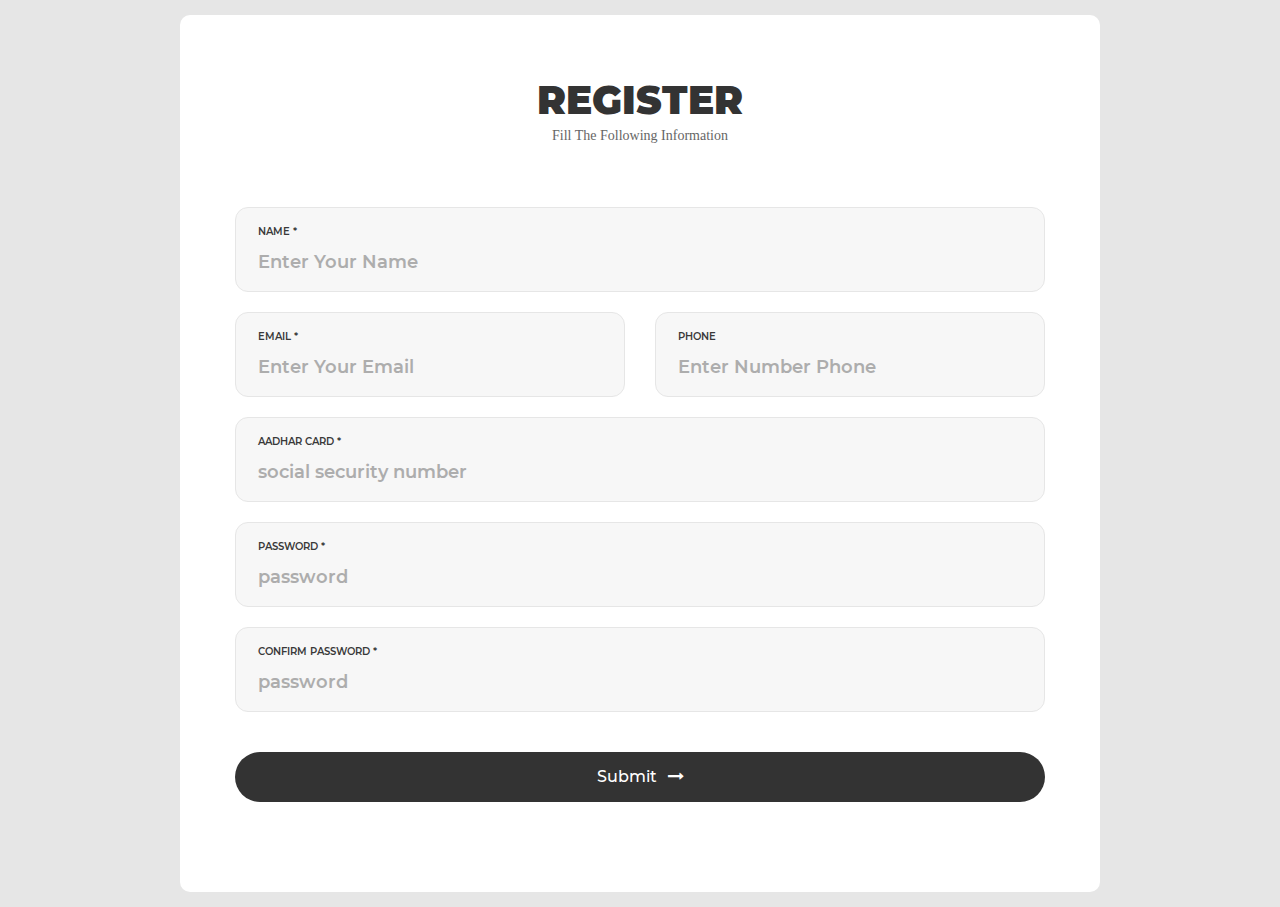
<file: joinus-form/apply.html>
<!DOCTYPE html>
<html lang="en">
<head>
	<title>Join Us</title>
	<meta charset="UTF-8">
	<meta name="viewport" content="width=device-width, initial-scale=1">
<!--===============================================================================================-->
	<link rel="icon" type="image/png" href="images/icons/favicon.ico"/>
<!--===============================================================================================-->
	<link rel="stylesheet" type="text/css" href="vendor/bootstrap/css/bootstrap.min.css">
<!--===============================================================================================-->
	<link rel="stylesheet" type="text/css" href="fonts/font-awesome-4.7.0/css/font-awesome.min.css">
<!--===============================================================================================-->
	<link rel="stylesheet" type="text/css" href="fonts/iconic/css/material-design-iconic-font.min.css">
<!--===============================================================================================-->
	<link rel="stylesheet" type="text/css" href="vendor/animate/animate.css">
<!--===============================================================================================-->
	<link rel="stylesheet" type="text/css" href="vendor/css-hamburgers/hamburgers.min.css">
<!--===============================================================================================-->
	<link rel="stylesheet" type="text/css" href="vendor/animsition/css/animsition.min.css">
<!--===============================================================================================-->
	<link rel="stylesheet" type="text/css" href="vendor/select2/select2.min.css">
<!--===============================================================================================-->
	<link rel="stylesheet" type="text/css" href="vendor/daterangepicker/daterangepicker.css">
<!--===============================================================================================-->
	<link rel="stylesheet" type="text/css" href="vendor/noui/nouislider.min.css">
<!--===============================================================================================-->
	<link rel="stylesheet" type="text/css" href="css/util.css">
	<link rel="stylesheet" type="text/css" href="css/main.css">
<!--===============================================================================================-->
</head>
<body>


	<div class="container-contact100">
		<div class="wrap-contact100">
			<form class="contact100-form validate-form">
				<span class="contact100-form-title">
					REGISTER
					<p>
						Fill The Following Information
					</p>
				</span>

				<div class="wrap-input100 validate-input bg1" data-validate="Please Type Patient Name">
					<span class="label-input100">Name *</span>
					<input class="input100" type="text" name="name" placeholder="Enter Your Name">
				</div>

				<div class="wrap-input100 validate-input bg1 rs1-wrap-input100" data-validate = "Enter Your Email (e@a.x)">
					<span class="label-input100">Email *</span>
					<input class="input100" type="text" name="email" placeholder="Enter Your Email ">
				</div>

				<div class="wrap-input100 bg1 rs1-wrap-input100">
					<span class="label-input100">Phone</span>
					<input class="input10" type="text" name="phone" placeholder="Enter Number Phone">
				</div>

				<div class="wrap-input100 bg1">
					<span class="label-input100">Aadhar Card *</span>
					<input class="input12" type="number" name="units" placeholder="social security number">
				</div>

				<div class="wrap-input100 validate-input bg1" data-validate="password">
					<span class="label-input100">Password *</span>
					<input class="input100" type="password" name="password" placeholder="password">
				</div>

				<div class="wrap-input100 validate-input bg1" data-validate="password">
					<span class="label-input100">Confirm Password *</span>
					<input class="input100" type="password" name="password" placeholder="password">
				</div>

				<div class="container-contact100-form-btn">
					<button class="contact100-form-btn">
						<span>
							Submit
							<i class="fa fa-long-arrow-right m-l-7" aria-hidden="true"></i>
						</span>
					</button>
				</div>
			</form>
		</div>
	</div>



<!--===============================================================================================-->
	<script src="vendor/jquery/jquery-3.2.1.min.js"></script>
<!--===============================================================================================-->
	<script src="vendor/animsition/js/animsition.min.js"></script>
<!--===============================================================================================-->
	<script src="vendor/bootstrap/js/popper.js"></script>
	<script src="vendor/bootstrap/js/bootstrap.min.js"></script>
<!--===============================================================================================-->
	<script src="vendor/select2/select2.min.js"></script>
	<script>
		$(".js-select2").each(function(){
			$(this).select2({
				minimumResultsForSearch: 20,
				dropdownParent: $(this).next('.dropDownSelect2')
			});


			$(".js-select2").each(function(){
				$(this).on('select2:close', function (e){
					if($(this).val() == "Please chooses") {
						$('.js-show-service').slideUp();
					}
					else {
						$('.js-show-service').slideUp();
						$('.js-show-service').slideDown();
					}
				});
			});
		})
	</script>
<!--===============================================================================================-->
	<script src="vendor/daterangepicker/moment.min.js"></script>
	<script src="vendor/daterangepicker/daterangepicker.js"></script>
<!--===============================================================================================-->
	<script src="vendor/countdowntime/countdowntime.js"></script>
<!--===============================================================================================-->
	<script src="vendor/noui/nouislider.min.js"></script>
	<script>
	    var filterBar = document.getElementById('filter-bar');

	    noUiSlider.create(filterBar, {
	        start: [ 1500, 3900 ],
	        connect: true,
	        range: {
	            'min': 1500,
	            'max': 7500
	        }
	    });

	    var skipValues = [
	    document.getElementById('value-lower'),
	    document.getElementById('value-upper')
	    ];

	    filterBar.noUiSlider.on('update', function( values, handle ) {
	        skipValues[handle].innerHTML = Math.round(values[handle]);
	        $('.contact100-form-range-value input[name="from-value"]').val($('#value-lower').html());
	        $('.contact100-form-range-value input[name="to-value"]').val($('#value-upper').html());
	    });
	</script>
<!--===============================================================================================-->
	<script src="js/main.js"></script>

<!-- Global site tag (gtag.js) - Google Analytics -->
<script async src="https://www.googletagmanager.com/gtag/js?id=UA-23581568-13"></script>
<script>
  window.dataLayer = window.dataLayer || [];
  function gtag(){dataLayer.push(arguments);}
  gtag('js', new Date());

  gtag('config', 'UA-23581568-13');
</script>

</body>
</html>
</file>
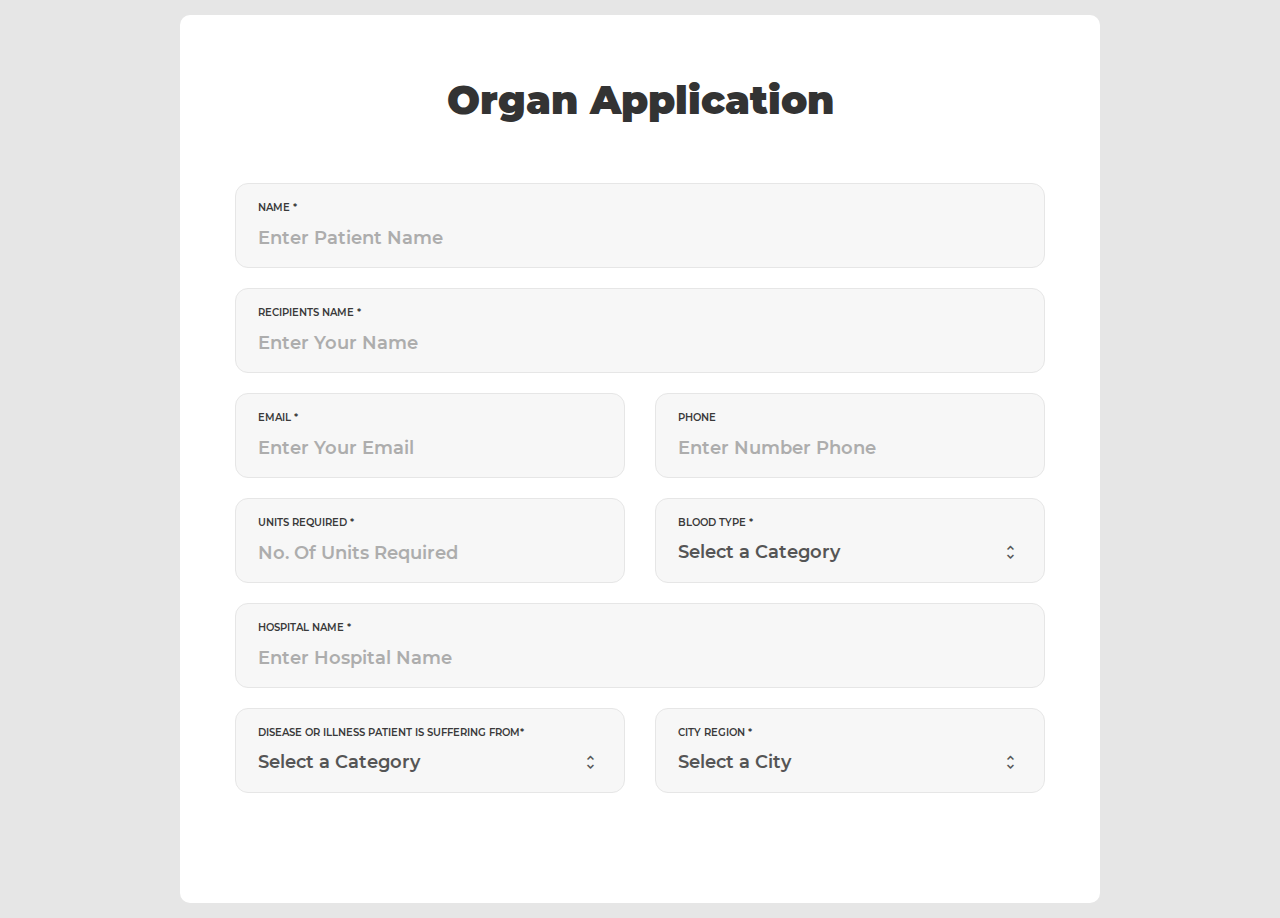
<file: Organs-form/apply.html>
<!DOCTYPE html>
<html lang="en">
<head>
	<title>Organs Application</title>
	<meta charset="UTF-8">
	<meta name="viewport" content="width=device-width, initial-scale=1">
<!--===============================================================================================-->
	<link rel="icon" type="image/png" href="images/icons/favicon.ico"/>
<!--===============================================================================================-->
	<link rel="stylesheet" type="text/css" href="vendor/bootstrap/css/bootstrap.min.css">
<!--===============================================================================================-->
	<link rel="stylesheet" type="text/css" href="fonts/font-awesome-4.7.0/css/font-awesome.min.css">
<!--===============================================================================================-->
	<link rel="stylesheet" type="text/css" href="fonts/iconic/css/material-design-iconic-font.min.css">
<!--===============================================================================================-->
	<link rel="stylesheet" type="text/css" href="vendor/animate/animate.css">
<!--===============================================================================================-->
	<link rel="stylesheet" type="text/css" href="vendor/css-hamburgers/hamburgers.min.css">
<!--===============================================================================================-->
	<link rel="stylesheet" type="text/css" href="vendor/animsition/css/animsition.min.css">
<!--===============================================================================================-->
	<link rel="stylesheet" type="text/css" href="vendor/select2/select2.min.css">
<!--===============================================================================================-->
	<link rel="stylesheet" type="text/css" href="vendor/daterangepicker/daterangepicker.css">
<!--===============================================================================================-->
	<link rel="stylesheet" type="text/css" href="vendor/noui/nouislider.min.css">
<!--===============================================================================================-->
	<link rel="stylesheet" type="text/css" href="css/util.css">
	<link rel="stylesheet" type="text/css" href="css/main.css">
<!--===============================================================================================-->
</head>
<body>


	<div class="container-contact100">
		<div class="wrap-contact100">
			<form class="contact100-form validate-form">
				<span class="contact100-form-title">
					Organ Application
				</span>

				<div class="wrap-input100 validate-input bg1" data-validate="Please Type Patient Name">
					<span class="label-input100">Name *</span>
					<input class="input100" type="text" name="name" placeholder="Enter Patient Name">
				</div>

				<div class="wrap-input100 validate-input bg1" data-validate="Please Type Your Name">
					<span class="label-input100">Recipients Name *</span>
					<input class="input100" type="text" name="name" placeholder="Enter Your Name">
				</div>

				<div class="wrap-input100 validate-input bg1 rs1-wrap-input100" data-validate = "Enter Your Email (e@a.x)">
					<span class="label-input100">Email *</span>
					<input class="input100" type="text" name="email" placeholder="Enter Your Email ">
				</div>

				<div class="wrap-input100 bg1 rs1-wrap-input100">
					<span class="label-input100">Phone</span>
					<input class="input100" type="text" name="phone" placeholder="Enter Number Phone">
				</div>

				<div class="wrap-input100 bg1 rs1-wrap-input100">
					<span class="label-input100">Units Required *</span>
					<input class="input100" type="number" name="units" placeholder="No. Of Units Required">
				</div>

				<div class="wrap-input100 bg1 rs1-wrap-input100">
					<span class="label-input100">Blood Type *</span>
					<div>
						<select class="js-select2" name="blood type">
							<option>Select a Category</option>
							<option>A+</option>
							<option>A-</option>
							<option>B+</option>
							<option>B-</option>
							<option>AB+</option>
							<option>AB-</option>
							<option>O+</option>
							<option>O-</option>
						</select>
						<div class="dropDownSelect2"></div>
					</div>
				</div>

				<div class="wrap-input100 validate-input bg1" data-validate="Please Type Your Name">
					<span class="label-input100">Hospital Name *</span>
					<input class="input100" type="text" name="hospital name" placeholder="Enter Hospital Name">
				</div>

				<div class="wrap-input100 bg1 rs1-wrap-input100">
					<span class="label-input100">Disease or Illness Patient Is Suffering From*</span>
					<div>
						<select class="js-select2" name="disease">
							<option>Select a Category</option>
							<option>Heart Attack</option>
							<option>Brain Tumor</option>
							<option>Pancreatitis</option>
							<option>Intestine Puncture</option>
							<option>Liver Cancer</option>
							<option>Glacoma</option>
							<option>Lower Respiratory Infections</option>
							<option>Bronchitis</option>
						</select>
						<div class="dropDownSelect2"></div>
					</div>
				</div>

				<div class="wrap-input100 input100-select bg1 rs1-wrap-input100">
					<span class="label-input100">City Region *</span>
					<div>
						<select class="js-select2" name="city">
							<option>Select a City</option>
							<option>Visakhapatnam</option>
							<option>Hyderabad</option>
							<option>Nellore</option>
							<option>Vijayavwada</option>
							<option>Vijayanagaram</option>
							<option>Srikakulam</option>
							<option>Chitoor</option>
							<option>Tirupathi</option>
							<option>Rajhamundry</option>
						</select>
						<div class="dropDownSelect2"></div>
					</div>
				</div>
				<div class="w-full dis-none js-show-service">
					<div class="wrap-contact100-form-radio">
						<span class="label-input100">Type Of Organ Requesting For?</span>

						<div class="contact100-form-radio m-t-15">
							<input class="input-radio100" id="radio1" type="radio" name="type-product" value="physical" checked="checked">
							<label class="label-radio100" for="radio1">
								Kidneys
							</label>
						</div>

						<div class="contact100-form-radio">
							<input class="input-radio100" id="radio2" type="radio" name="type-product" value="digital">
							<label class="label-radio100" for="radio2">
								Heart
							</label>
						</div>

						<div class="contact100-form-radio">
							<input class="input-radio100" id="radio3" type="radio" name="type-product" value="service">
							<label class="label-radio100" for="radio3">
								Lungs
							</label>
						</div>

						<div class="contact100-form-radio">
							<input class="input-radio100" id="radio3" type="radio" name="type-product" value="service">
							<label class="label-radio100" for="radio3">
								Liver
							</label>
						</div>

						<div class="contact100-form-radio">
							<input class="input-radio100" id="radio3" type="radio" name="type-product" value="service">
							<label class="label-radio100" for="radio3">
								Intestine
							</label>
						</div>

						<div class="contact100-form-radio">
							<input class="input-radio100" id="radio3" type="radio" name="type-product" value="service">
							<label class="label-radio100" for="radio3">
								Eye
							</label>
						</div>
						<div class="contact100-form-radio">
							<input class="input-radio100" id="radio3" type="radio" name="type-product" value="service">
							<label class="label-radio100" for="radio3">
								Tissue
							</label>
						</div>
					</div>
					<div class="wrap-input100 input100-select bg1">
						<span class="label-input100">What do you want to do? *</span>
						<div>
							<select class="js-select2" name="what">
								<option>Select an option</option>
								<option>DONATE</option>
								<option>APPLY</option>
							</select>
							<div class="dropDownSelect2"></div>
						</div>
					</div>

				<div class="container-contact100-form-btn">
					<button class="contact100-form-btn">
						<span>
							Submit
							<i class="fa fa-long-arrow-right m-l-7" aria-hidden="true"></i>
						</span>
					</button>
				</div>
			</form>
		</div>
	</div>



<!--===============================================================================================-->
	<script src="vendor/jquery/jquery-3.2.1.min.js"></script>
<!--===============================================================================================-->
	<script src="vendor/animsition/js/animsition.min.js"></script>
<!--===============================================================================================-->
	<script src="vendor/bootstrap/js/popper.js"></script>
	<script src="vendor/bootstrap/js/bootstrap.min.js"></script>
<!--===============================================================================================-->
	<script src="vendor/select2/select2.min.js"></script>
	<script>
		$(".js-select2").each(function(){
			$(this).select2({
				minimumResultsForSearch: 20,
				dropdownParent: $(this).next('.dropDownSelect2')
			});


			$(".js-select2").each(function(){
				$(this).on('select2:close', function (e){
					if($(this).val() == "Please chooses") {
						$('.js-show-service').slideUp();
					}
					else {
						$('.js-show-service').slideUp();
						$('.js-show-service').slideDown();
					}
				});
			});
		})
	</script>
<!--===============================================================================================-->
	<script src="vendor/daterangepicker/moment.min.js"></script>
	<script src="vendor/daterangepicker/daterangepicker.js"></script>
<!--===============================================================================================-->
	<script src="vendor/countdowntime/countdowntime.js"></script>
<!--===============================================================================================-->
	<script src="vendor/noui/nouislider.min.js"></script>
	<script>
	    var filterBar = document.getElementById('filter-bar');

	    noUiSlider.create(filterBar, {
	        start: [ 1500, 3900 ],
	        connect: true,
	        range: {
	            'min': 1500,
	            'max': 7500
	        }
	    });

	    var skipValues = [
	    document.getElementById('value-lower'),
	    document.getElementById('value-upper')
	    ];

	    filterBar.noUiSlider.on('update', function( values, handle ) {
	        skipValues[handle].innerHTML = Math.round(values[handle]);
	        $('.contact100-form-range-value input[name="from-value"]').val($('#value-lower').html());
	        $('.contact100-form-range-value input[name="to-value"]').val($('#value-upper').html());
	    });
	</script>
<!--===============================================================================================-->
	<script src="js/main.js"></script>

<!-- Global site tag (gtag.js) - Google Analytics -->
<script async src="https://www.googletagmanager.com/gtag/js?id=UA-23581568-13"></script>
<script>
  window.dataLayer = window.dataLayer || [];
  function gtag(){dataLayer.push(arguments);}
  gtag('js', new Date());

  gtag('config', 'UA-23581568-13');
</script>

</body>
</html>
</file>
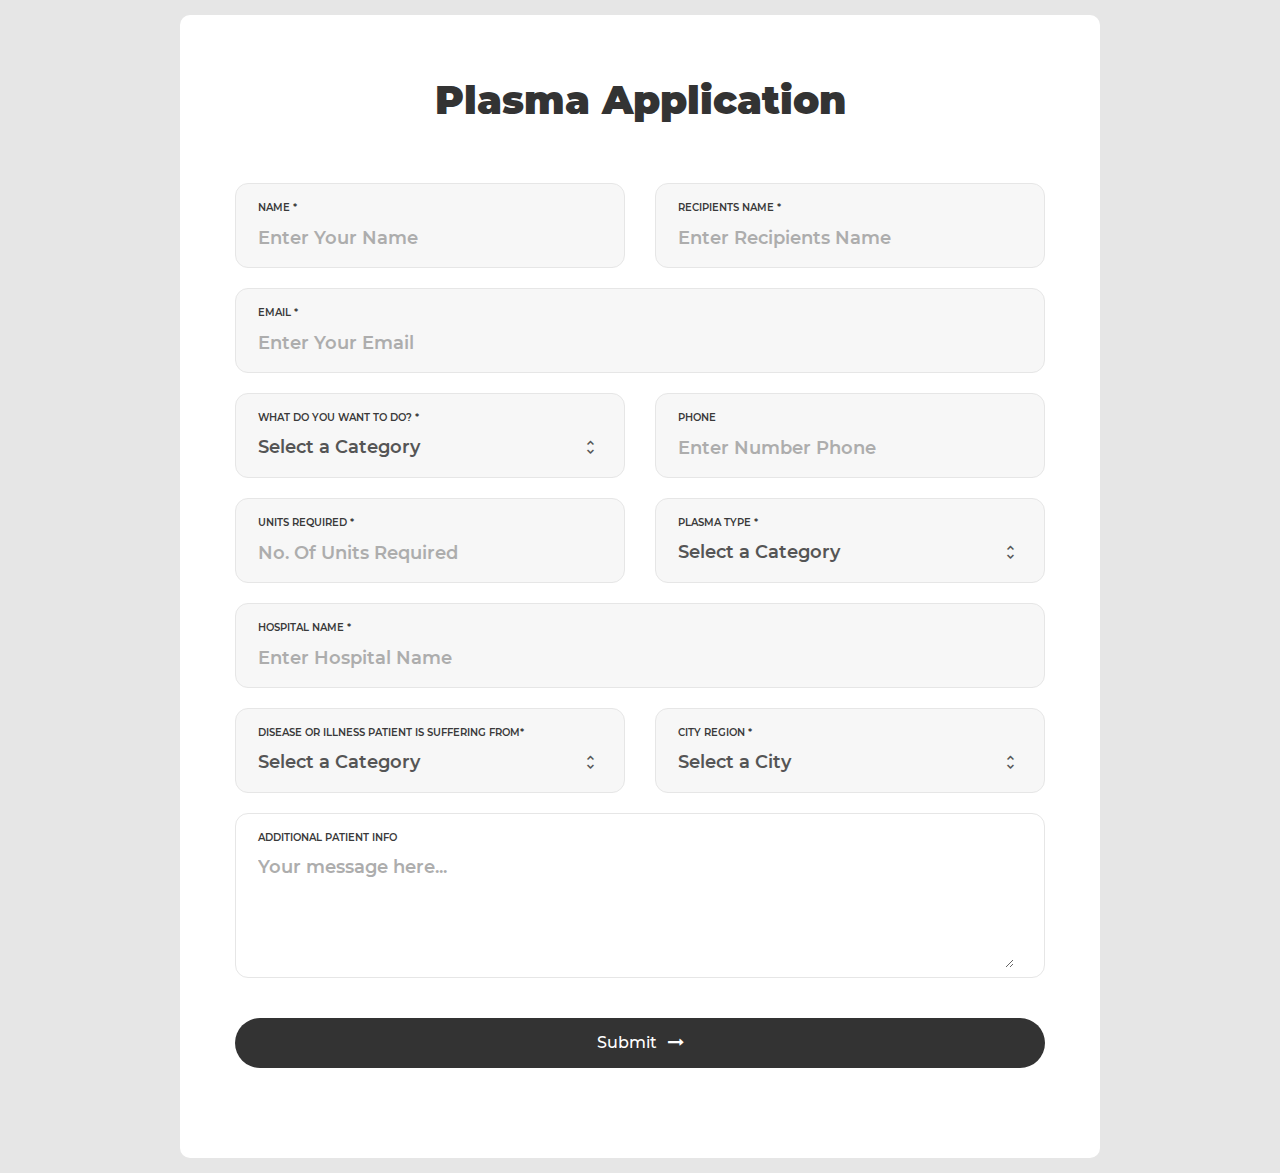
<file: Plasma-form/apply.html>
<!DOCTYPE html>
<html lang="en">
<head>
	<title>Plasma Application</title>
	<meta charset="UTF-8">
	<meta name="viewport" content="width=device-width, initial-scale=1">
<!--===============================================================================================-->
	<link rel="icon" type="image/png" href="images/icons/favicon.ico"/>
<!--===============================================================================================-->
	<link rel="stylesheet" type="text/css" href="vendor/bootstrap/css/bootstrap.min.css">
<!--===============================================================================================-->
	<link rel="stylesheet" type="text/css" href="fonts/font-awesome-4.7.0/css/font-awesome.min.css">
<!--===============================================================================================-->
	<link rel="stylesheet" type="text/css" href="fonts/iconic/css/material-design-iconic-font.min.css">
<!--===============================================================================================-->
	<link rel="stylesheet" type="text/css" href="vendor/animate/animate.css">
<!--===============================================================================================-->
	<link rel="stylesheet" type="text/css" href="vendor/css-hamburgers/hamburgers.min.css">
<!--===============================================================================================-->
	<link rel="stylesheet" type="text/css" href="vendor/animsition/css/animsition.min.css">
<!--===============================================================================================-->
	<link rel="stylesheet" type="text/css" href="vendor/select2/select2.min.css">
<!--===============================================================================================-->
	<link rel="stylesheet" type="text/css" href="vendor/daterangepicker/daterangepicker.css">
<!--===============================================================================================-->
	<link rel="stylesheet" type="text/css" href="vendor/noui/nouislider.min.css">
<!--===============================================================================================-->
	<link rel="stylesheet" type="text/css" href="css/util.css">
	<link rel="stylesheet" type="text/css" href="css/main.css">
<!--===============================================================================================-->
</head>
<body>


	<div class="container-contact100">
		<div class="wrap-contact100">
			<form class="contact100-form validate-form">
				<span class="contact100-form-title">
					Plasma Application
				</span>

				<div class="wrap-input100 validate-input bg1 rs1-wrap-input100" data-validate="Please Type Patient Name">
					<span class="label-input100">Name *</span>
					<input class="input100" type="text" name="name" placeholder="Enter Your Name">
				</div>

				<div class="wrap-input100 validate-input bg1 rs1-wrap-input100" data-validate="Please Type Your Name">
					<span class="label-input100">Recipients Name *</span>
					<input class="input100" type="text" name="name" placeholder="Enter Recipients Name">
				</div>

				<div class="wrap-input100 validate-input bg1" data-validate = "Enter Your Email (e@a.x)">
					<span class="label-input100">Email *</span>
					<input class="input100" type="text" name="email" placeholder="Enter Your Email ">
				</div>

				
				<div class="wrap-input100 bg1 rs1-wrap-input100">
					<span class="label-input100">What Do You Want To Do? *</span>
					<div>
						<select class="js-select2" name="blood type">
							<option>Select a Category</option>
							<option>DONATE</option>
							<option>RAISE A REQUEST</option>
						</select>
						<div class="dropDownSelect2"></div>
					</div>
				</div>

				<div class="wrap-input100 bg1 rs1-wrap-input100">
					<span class="label-input100">Phone</span>
					<input class="input100" type="text" name="phone" placeholder="Enter Number Phone">
				</div>

				<div class="wrap-input100 bg1 rs1-wrap-input100">
					<span class="label-input100">Units Required *</span>
					<input class="input100" type="number" name="units" placeholder="No. Of Units Required">
				</div>

				<div class="wrap-input100 bg1 rs1-wrap-input100">
					<span class="label-input100">Plasma Type *</span>
					<div>
						<select class="js-select2" name="blood type">
							<option>Select a Category</option>
							<option>Pseudo Plasma</option>
							<option>Plasma Ionization</option>
							<option>Collisional plasmas</option>
							<option>Neutral Plasma</option>
							<option>Magnetic Plasma</option>
							<option>Complex Plasma</option>
							<option>High Energy Density Plasma (HED Plasma)</option>
							<option>Active and Passive Plasma</option>
						</select>
						<div class="dropDownSelect2"></div>
					</div>
				</div>

				<div class="wrap-input100 validate-input bg1" data-validate="Please Type Your Name">
					<span class="label-input100">Hospital Name *</span>
					<input class="input100" type="text" name="hospital name" placeholder="Enter Hospital Name">
				</div>

				<div class="wrap-input100 bg1 rs1-wrap-input100">
					<span class="label-input100">Disease or Illness Patient Is Suffering From*</span>
					<div>
						<select class="js-select2" name="disease">
							<option>Select a Category</option>
							<option>Heart Attack</option>
							<option>Brain Tumor</option>
							<option>Pancreatitis</option>
							<option>Intestine Puncture</option>
							<option>Liver Cancer</option>
							<option>Glacoma</option>
							<option>Lower Respiratory Infections</option>
							<option>Bronchitis</option>
						</select>
						<div class="dropDownSelect2"></div>
					</div>
				</div>

				<div class="wrap-input100 input100-select bg1 rs1-wrap-input100">
					<span class="label-input100">City Region *</span>
					<div>
						<select class="js-select2" name="city">
							<option>Select a City</option>
							<option>Visakhapatnam</option>
							<option>Hyderabad</option>
							<option>Nellore</option>
							<option>Vijayavwada</option>
							<option>Vijayanagaram</option>
							<option>Srikakulam</option>
							<option>Chitoor</option>
							<option>Tirupathi</option>
							<option>Rajhamundry</option>
						</select>
						<div class="dropDownSelect2"></div>
					</div>
				</div>

				<div class="wrap-input100 validate-input bg0 rs1-alert-validate" data-validate = "Please Type Your Message">
					<span class="label-input100">Additional Patient info</span>
					<textarea class="input100" name="message" placeholder="Your message here..."></textarea>
				</div>

				<div class="container-contact100-form-btn">
					<button class="contact100-form-btn">
						<span>
							Submit
							<i class="fa fa-long-arrow-right m-l-7" aria-hidden="true"></i>
						</span>
					</button>
				</div>
			</form>
		</div>
	</div>



<!--===============================================================================================-->
	<script src="vendor/jquery/jquery-3.2.1.min.js"></script>
<!--===============================================================================================-->
	<script src="vendor/animsition/js/animsition.min.js"></script>
<!--===============================================================================================-->
	<script src="vendor/bootstrap/js/popper.js"></script>
	<script src="vendor/bootstrap/js/bootstrap.min.js"></script>
<!--===============================================================================================-->
	<script src="vendor/select2/select2.min.js"></script>
	<script>
		$(".js-select2").each(function(){
			$(this).select2({
				minimumResultsForSearch: 20,
				dropdownParent: $(this).next('.dropDownSelect2')
			});


			$(".js-select2").each(function(){
				$(this).on('select2:close', function (e){
					if($(this).val() == "Please chooses") {
						$('.js-show-service').slideUp();
					}
					else {
						$('.js-show-service').slideUp();
						$('.js-show-service').slideDown();
					}
				});
			});
		})
	</script>
<!--===============================================================================================-->
	<script src="vendor/daterangepicker/moment.min.js"></script>
	<script src="vendor/daterangepicker/daterangepicker.js"></script>
<!--===============================================================================================-->
	<script src="vendor/countdowntime/countdowntime.js"></script>
<!--===============================================================================================-->
	<script src="vendor/noui/nouislider.min.js"></script>
	<script>
	    var filterBar = document.getElementById('filter-bar');

	    noUiSlider.create(filterBar, {
	        start: [ 1500, 3900 ],
	        connect: true,
	        range: {
	            'min': 1500,
	            'max': 7500
	        }
	    });

	    var skipValues = [
	    document.getElementById('value-lower'),
	    document.getElementById('value-upper')
	    ];

	    filterBar.noUiSlider.on('update', function( values, handle ) {
	        skipValues[handle].innerHTML = Math.round(values[handle]);
	        $('.contact100-form-range-value input[name="from-value"]').val($('#value-lower').html());
	        $('.contact100-form-range-value input[name="to-value"]').val($('#value-upper').html());
	    });
	</script>
<!--===============================================================================================-->
	<script src="js/main.js"></script>

<!-- Global site tag (gtag.js) - Google Analytics -->
<script async src="https://www.googletagmanager.com/gtag/js?id=UA-23581568-13"></script>
<script>
  window.dataLayer = window.dataLayer || [];
  function gtag(){dataLayer.push(arguments);}
  gtag('js', new Date());

  gtag('config', 'UA-23581568-13');
</script>

</body>
</html>
</file>
<file: assets/css/main.css>
@import url("https://fonts.googleapis.com/css?family=Montserrat:400,500,700");
html {
  overflow-x: hidden;
}

body {
  background: #fff;
  font-size: 14px;
  font-weight: 400;
  font-family: 'Montserrat', sans-serif;
  -webkit-box-sizing: border-box;
  -moz-box-sizing: border-box;
  box-sizing: border-box;
  -webkit-font-smoothing: subpixel-antialiased;
  color: #abacae;
  line-height: 25px;
  -webkit-backface-visibility: hidden;
  backface-visibility: hidden;
  overflow-x: hidden;
}

.container h1{
  margin: 0px;
  position: relative;
  left: -100px;
  font-size: 35px;
  color: rgb(0, 0, 0);
  font-family: -apple-system, BlinkMacSystemFont, 'Segoe UI', Roboto, Oxygen, Ubuntu, Cantarell, 'Open Sans', 'Helvetica Neue', sans-serif;
  font-weight: 750;
}


#hero-img img{
  height: 500px;
  width: 1000px;
}

h1, h2, h3, h4 {
  font-size: 38px;
  color: #585b60;
  font-weight: 700;
  font-family: 'Montserrat', sans-serif;
}

a {
  -webkit-transition: all 0.2s linear;
  -moz-transition: all 0.2s linear;
  -o-transition: all 0.2s linear;
  transition: all 0.2s linear;
}

a:hover {
  text-decoration: none;
}

a a:focus {
  outline: none;
}

p {
  font-weight: 400;
  font-family: 'Montserrat', sans-serif;
  margin: 0px;
  font-size: 14px;
}

ul, ol {
  list-style: outside none none;
  margin: 0;
  padding: 0;
}

ul li, ol li {
  list-style: none;
}

.section-title-header p {
  text: center;
  font-weight: 400;
  line-height: 26px;
  padding-bottom: 36px;
}

.section-title {
  color: #585b60;
  font-size: 38px;
  text-align: center;
  letter-spacing: 1px;
  line-height: 1;
  margin-bottom: 48px;
  padding: 0 10px;
  position: relative;
}

.padding-none {
  padding: 0px;
}

.btn {
  font-size: 14px;
  padding: 10px 30px;
  cursor: pointer;
  font-weight: 400;
  color: #fff;
  border-radius: 30px;
  -webkit-transition: all 0.2s linear;
  -moz-transition: all 0.2s linear;
  -o-transition: all 0.2s linear;
  transition: all 0.2s linear;
  display: inline-block;
}

.btn:focus,
.btn:active {
  box-shadow: none;
  outline: none;
  color: #fff;
}

.btn-common {
  background-color: #137ED9;
  position: relative;
  z-index: 1;
}

.btn-common:hover {
  color: #fff;
  background-color: #4297e0;
  box-shadow: 0 6px 22px rgba(0, 0, 0, 0.1);
  transition: all .2s ease-in-out;
  -moz-transition: all .2s ease-in-out;
  -webkit-transition: all .2s ease-in-out;
}

.btn-border {
  color: #137ED9;
  background-color: transparent;
  border: 1px solid #137ED9;
}

.btn-border:hover {
  color: #fff;
  border-color: #137ED9;
  background-color: #137ED9;
}

.btn-border:focus {
  color: #fff;
  border-color: #137ED9;
  background-color: #137ED9;
}

.btn-lg {
  padding: 14px 33px;
  text-transform: uppercase;
  font-size: 16px;
}

.btn-rm {
  padding: 7px 18px;
  text-transform: capitalize;
}

button:focus {
  outline: none !important;
}

.icon-close, .icon-check {
  color: #137ED9;
}

.social-icon a {
  color: #666;
  background: #fff;
  width: 32px;
  height: 32px;
  line-height: 34px;
  display: inline-block;
  text-align: center;
  border-radius: 100%;
  font-size: 16px;
  margin: 15px 6px 12px 4px;
  transition: all 0.3s ease-in-out 0s;
  -moz-transition: all 0.3s ease-in-out 0s;
  -webkit-transition: all 0.3s ease-in-out 0s;
  -o-transition: all 0.3s ease-in-out 0s;
}

.social-icon a:hover {
  color: #fff !important;
}

.social-icon .facebook:hover {
  background: #3b5999;
}

.social-icon .twitter:hover {
  background: #4A9CEC;
}

.social-icon .instagram:hover {
  background: #D6274D;
}

.social-icon .linkedin:hover {
  background: #1260A2;
}

.social-icon .google:hover {
  background: #CE332A;
}

/* ScrollToTop */
a.back-to-top {
  display: none;
  position: fixed;
  bottom: 18px;
  right: 15px;
  text-decoration: none;
}

a.back-to-top i {
  display: block;
  font-size: 22px;
  width: 40px;
  height: 40px;
  line-height: 40px;
  color: #fff;
  background: #137ED9;
  border-radius: 30px;
  text-align: center;
  transition: all 0.2s ease-in-out;
  -moz-transition: all 0.2s ease-in-out;
  -webkit-transition: all 0.2s ease-in-out;
  -o-transition: all 0.2s ease-in-out;
  box-shadow: 0 0 4px rgba(0, 0, 0, 0.14), 0 4px 8px rgba(0, 0, 0, 0.28);
}

a.back-to-top:hover, a.back-to-top:focus {
  text-decoration: none;
}

/* Preloader */
#preloader {
  position: fixed;
  top: 0;
  left: 0;
  right: 0;
  bottom: 0;
  background-color: #fff;
  z-index: 9999999;
}

.loader {
  top: 50%;
  width: 50px;
  height: 50px;
  border-radius: 100%;
  position: relative;
  margin: 0 auto;
}

#loader-1:before, #loader-1:after {
  content: "";
  position: absolute;
  top: -10px;
  left: -10px;
  width: 100%;
  height: 100%;
  border-radius: 100%;
  border: 7px solid transparent;
  border-top-color: #137ED9;
}

#loader-1:before {
  z-index: 100;
  animation: spin 1s infinite;
}

#loader-1:after {
  border: 7px solid #f2f2f2;
}

@keyframes spin {
  0% {
    -webkit-transform: rotate(0deg);
    -ms-transform: rotate(0deg);
    -o-transform: rotate(0deg);
    transform: rotate(0deg);
  }
  100% {
    -webkit-transform: rotate(360deg);
    -ms-transform: rotate(360deg);
    -o-transform: rotate(360deg);
    transform: rotate(360deg);
  }
}

.section-padding {
  padding: 60px 0;
}

hr {
  border-top: 1px dotted #ddd;
}

#feature {
  background: #f8f9fb;
  justify-content: space-evenly;
}

.row{
  justify-content: space-evenly;
}

.text-wrapper {
  height: 100%;
  display: table;
  padding-left: 140px;
}

.text-wrapper > div {
  vertical-align: middle;
  display: table-cell;
  text-align: center;
  vertical-align: middle;
}

.feature-thumb {
  margin-right: -60px;
}

.title-hl {
  font-size: 40px;
  margin-bottom: 30px;
}

.features-box {
  margin-top: 50px;
  margin-bottom: 15px;
}

.features-box .features-icon {
  margin-bottom: 15px;
}

.features-box .features-icon i {
  color: #137ED9;
  font-size: 30px;
}

.features-box .features-content h4 {
  font-size: 15px;
  font-weight: 500;
  margin-bottom: 5px;
  transition: all 0.4s ease-in-out;
  -moz-transition: all 0.4s ease-in-out;
  -webkit-transition: all 0.4s ease-in-out;
  -o-transition: all 0.4s ease-in-out;
  justify-content: space-evenly;
}

#clients {
  background: #f8f9fb;
}

.client-item-wrapper {
  text-align: center;
  padding: 15px;
}

.client-item-wrapper img {
  opacity: 0.5;
  filter: grayscale(100%);
  -webkit-filter: grayscale(100%);
  filter: gray;
  transition: all .6s ease;
  -moz-transition: all .6s ease;
  -webkit-transition: all .6s ease;
}

.client-item-wrapper:hover img {
  opacity: 1;
  filter: grayscale(0%);
  -webkit-filter: grayscale(0%);
}

/* Services Item */
.services-item {
  padding: 15px;
  border-radius: 4px;
  text-align: left;
  transition: all 0.3s ease-in-out 0s;
  -moz-transition: all 0.3s ease-in-out 0s;
  -webkit-transition: all 0.3s ease-in-out 0s;
  -o-transition: all 0.3s ease-in-out 0s;
}


.services-item .icon i {
  font-size: 42px;
  width: 42px;
  display: block;
  height: 42px;
  color: #137ED9;
}

.services-item .services-content h3 {
  margin-top: 10px;
  font-weight: 500;
  margin-bottom: 10px;
}

.services-item .services-content h3 a {
  font-size: 15px;
  text-transform: uppercase;
  color: #585b60;
}

.services-item .services-content h3 a:hover {
  color: #137ED9;
}

.navbar-brand {
  position: relative;
  padding: 0px;
}

.top-nav-collapse {
  background: #fff;
  z-index: 999999;
  top: 0px !important;
  min-height: 58px;
  box-shadow: 0px 3px 6px 3px rgba(0, 0, 0, 0.06);
  -webkit-animation-duration: 1s;
  animation-duration: 1s;
  -webkit-animation-fill-mode: both;
  animation-fill-mode: both;
  -webkit-animation-name: fadeInDown;
  animation-name: fadeInDown;
  background: #fff !important;
}

.top-nav-collapse .navbar-brand {
  top: 0px;
}

.top-nav-collapse .navbar-brand img {
  width: 65%;
}

.top-nav-collapse .navbar-nav .nav-link {
  color: #585b60 !important;
  margin-top: 0px !important;
  margin-bottom: 0px !important;
}

.top-nav-collapse .navbar-nav .nav-link:hover {
  cursor: pointer;
  color: #137ED9 !important;
}

.top-nav-collapse .navbar-nav li.active a.nav-link {
  color: #137ED9 !important;
}

.indigo {
  background: transparent;
}

.menu-bg {
  background: transparent;
}

.navbar-expand-lg .navbar-nav .nav-link i {
  font-size: 14px;
  margin-left: 5px;
  vertical-align: middle;
  -webkit-transition: all 0.3s ease-in-out;
  -moz-transition: all 0.3s ease-in-out;
  transition: all 0.3s ease-in-out;
}

.navbar-expand-lg .navbar-nav .nav-link {
  color: #585b60;
  font-weight: 400;
  padding: 8px 17px;
  margin-top: 15px;
  margin-bottom: 15px;
  line-height: 40px;
  text-transform: uppercase;
  cursor: pointer;
  background: transparent;
  justify-content: center;
  -webkit-transition: all 0.3s ease-in-out;
  -moz-transition: all 0.3s ease-in-out;
  transition: all 0.3s ease-in-out;
}

.navbar-expand-lg .navbar-nav li a:hover,
.navbar-expand-lg .navbar-nav li .active > a,
.navbar-expand-lg .navbar-nav li a:focus {
  color: #137ED9;
  outline: none;
}

.navbar-expand-lg .navbar-nav .active > .nav-link,
.navbar-expand-lg .navbar-nav .nav-link.active,
.navbar-expand-lg .navbar-nav .nav-link.open,
.navbar-expand-lg .navbar-nav .open > .nav-link {
  color: #137ED9 !important;
}

.navbar-expand-lg .navbar-nav .nav-link:focus,
.navbar-expand-lg .navbar-nav .nav-link:hover {
  color: #137ED9 !important;
}

.navbar {
  padding: 0;
}

.navbar li.active a.nav-link {
  color: #137ED9;
}

.dropdown-toggle::after {
  display: none;
}

.dropdown-menu {
  margin: 0;
  padding: 0;
  display: none;
  position: absolute;
  z-index: 99;
  min-width: 210px;
  background-color: #fff;
  white-space: nowrap;
  border-radius: 4px;
  -webkit-box-shadow: 0 6px 12px rgba(0, 0, 0, 0.175);
  box-shadow: 0 6px 12px rgba(0, 0, 0, 0.175);
  animation: fadeIn 0.4s;
  -webkit-animation: fadeIn 0.4s;
  -moz-animation: fadeIn 0.4s;
  -o-animation: fadeIn 0.4s;
  -ms-animation: fadeIn 0.4s;
}

.dropdown-menu:before {
  content: "";
  display: inline-block;
  position: absolute;
  bottom: 100%;
  left: 20%;
  margin-left: -5px;
  border-right: 10px solid transparent;
  border-left: 10px solid transparent;
  border-bottom: 10px solid #fff;
}

.dropdown:hover .dropdown-menu {
  display: block;
  position: absolute;
  text-align: left;
  top: 100%;
  border: none;
  animation: fadeIn 0.4s;
  -webkit-animation: fadeIn 0.4s;
  -moz-animation: fadeIn 0.4s;
  -o-animation: fadeIn 0.4s;
  -ms-animation: fadeIn 0.4s;
}

.dropdown .dropdown-menu .dropdown-item {
  width: 100%;
  padding: 12px 20px;
  font-size: 14px;
  color: #333;
  border-bottom: 1px solid #f1f1f1;
  text-decoration: none;
  display: inline-block;
  float: left;
  clear: both;
  position: relative;
  outline: 0;
  transition: all 0.3s ease-in-out;
  -webkit-transition: all 0.3s ease-in-out;
  -moz-transition: all 0.3s ease-in-out;
  -o-transition: all 0.3s ease-in-out;
  -ms-transition: all 0.3s ease-in-out;
}

.dropdown .dropdown-menu .dropdown-item:last-child {
  border-bottom: none;
  border-bottom-left-radius: 4px;
  border-bottom-right-radius: 4px;
}

.dropdown .dropdown-menu .dropdown-item:first-child {
  border-top-left-radius: 4px;
  border-top-right-radius: 4px;
}

.dropdown .dropdown-item:focus,
.dropdown .dropdown-item:hover,
.dropdown .dropdown-item.active {
  color: #137ED9;
  background: #f7f7f7;
}

.dropdown-item.active, .dropdown-item:active {
  background: transparent;
}

.fadeInUpMenu {
  -webkit-animation-name: fadeInUpMenu;
  animation-name: fadeInUpMenu;
}

.slicknav_btn {
  border-color: #137ED9;
}

.slicknav_menu .slicknav_icon-bar {
  background: #137ED9;
}

/* only small tablets */
@media (min-width: 768px) and (max-width: 991px) {
  #nav-main li a.nav-link {
    padding-top: 18px;
  }
}

.navbar-toggler {
  display: none;
}

.mobile-menu {
  display: none;
}

.slicknav_menu {
  display: none;
}

@media screen and (max-width: 991px) {
  .navbar-header {
    width: 100%;
  }
  .navbar-brand {
    position: absolute;
    padding: 15px 15px;
    top: 0;
  }
  .navbar-brand img {
    width: 75%;
  }
  .slicknav_menu {
    display: block;
  }
  .slicknav_nav a:hover,
  .slicknav_nav a:focus,
  .slicknav_nav .active {
    color: #FD6E74;
    outline: none;
    background: #f8f9fa;
  }
}

@media screen and (max-width: 768px) {
  .navbar-header {
    width: 100%;
  }
  .navbar-brand {
    position: absolute;
    padding: 7px 15px;
    top: 0;
  }
  .navbar-brand img {
    width: 75%;
  }
  #mobile-menu {
    display: none;
  }
  .slicknav_menu {
    display: block;
  }
  .slicknav_nav .active a {
    background: #E91E63;
    color: #fff;
  }
  .slicknav_nav a:hover,
  .slicknav_nav a:focus,
  .slicknav_nav .active {
    color: #137ED9;
    outline: none;
    background: #f8f9fa;
  }
}

/* ==========================================================================
3. Hero Area
========================================================================== */
#hero-area {
  color: #fff;
  overflow: hidden;
  position: relative;
  background: #f8f9fb;
  background-color: #9de5f1;
}

#hero-area .contents {
  padding: 170px 0px 50px;
}

#hero-area .contents h5 {
  font-size: 50px;
}

#hero-area .contents .head-title {
  color: #585b60;
  font-size: 34px;
  line-height: 48px;
  font-weight: 700;
  margin-bottom: 30px;
}

.sloder-img {
  background: #34363a;
}

/* Team Item */
.team-item:hover {
  box-shadow: 0 20px 30px -12px rgba(0, 0, 0, 0.35);
}

.team-item {
  margin: 15px 0;
  border-radius: 0px;
  box-shadow: 0 10px 30px -7px rgba(0, 0, 0, 0.35);
  transition: all 0.3s ease-in-out 0s;
  -moz-transition: all 0.3s ease-in-out 0s;
  -webkit-transition: all 0.3s ease-in-out 0s;
  -o-transition: all 0.3s ease-in-out 0s;
}

.team-item .team-img {
  position: relative;
  cursor: pointer;
  overflow: hidden;
  border-radius: 0px;
}

.team-item .team-overlay {
  height: 100%;
  position: absolute;
  top: 0;
  background: rgba(255, 255, 255, 0.8);
  opacity: 0;
  width: 100%;
  border-radius: 0px;
  transition: all 0.3s ease-in-out 0s;
  -moz-transition: all 0.3s ease-in-out 0s;
  -webkit-transition: all 0.3s ease-in-out 0s;
  -o-transition: all 0.3s ease-in-out 0s;
}

.team-item .overlay-social-icon {
  color: #fff;
  top: 45%;
  position: absolute;
  display: table-cell;
  margin: 0 auto;
  width: 100%;
}

.team-item .overlay-social-icon .social-icons {
  padding-left: 0;
  transition: all 0.3s ease-in-out 0s;
  -moz-transition: all 0.3s ease-in-out 0s;
  -webkit-transition: all 0.3s ease-in-out 0s;
  -o-transition: all 0.3s ease-in-out 0s;
}

.team-item .overlay-social-icon .social-icons li {
  display: inline-block;
  margin: 0 4px;
}

.team-item .overlay-social-icon .social-icons li a {
  letter-spacing: 0px;
  outline: 0 !important;
}

.team-item .overlay-social-icon .social-icons li a i {
  font-size: 20px;
  color: #fff;
  width: 36px;
  height: 36px;
  background: #137ED9;
  display: block;
  border-radius: 4px;
  line-height: 36px;
  transition: all 0.3s ease-in-out 0s;
  -moz-transition: all 0.3s ease-in-out 0s;
  -webkit-transition: all 0.3s ease-in-out 0s;
  -o-transition: all 0.3s ease-in-out 0s;
}

.team-item .overlay-social-icon .social-icons li a:hover .lni-facebook-filled {
  background: #3B5998;
}

.team-item .overlay-social-icon .social-icons li a:hover .lni-twitter-filled {
  background: #00aced;
}

.team-item .overlay-social-icon .social-icons li a:hover .lni-instagram-filled {
  background: #fb3958;
}

.team-item .info-text {
  padding: 15px 20px;
  background: #fff;
}

.team-item .info-text h3 {
  font-size: 16px;
  text-transform: uppercase;
  font-weight: 700;
  margin-bottom: 5px;
}

.team-item .info-text h3 a {
  color: #333;
}

.team-item .info-text h3 a:hover {
  color: #137ED9;
}

.team-item .info-text p {
  margin: 0;
  color: #888;
}

.team-item:hover .team-overlay {
  opacity: 1;
}


.testimonial {
  background: #34363a;
}

.testimonial-item {
  padding: 40px;
  border-radius: 4px;
  text-align: center;
  border: 1px solid rgba(0, 0, 0, 0.06);
}

.testimonial-item .img-thumb {
  position: relative;
  margin: 15px 15px 15px 0;
}

.testimonial-item .img-thumb img {
  border-radius: 50%;
  box-shadow: 0px 0px 7px rgba(255, 255, 255, 0.5);
  display: inline-block;
  width: inherit;
  padding: 7px;
}

.testimonial-item .content {
  overflow: hidden;
}

.testimonial-item .content .description {
  width: 100%;
}

.testimonial-item .info h2 {
  font-size: 16px;
  font-weight: 700;
  text-transform: uppercase;
  line-height: 30px;
  margin: 0;
}

.testimonial-item .info h2 a {
  color: #137ED9;
}

.testimonial-item .info h3 {
  margin: 0;
  clear: both;
  font-size: 14px;
  font-weight: 500;
  line-height: 26px;
  margin-bottom: 10px;
}

.testimonial-item .info h3 a {
  color: #fff;
}

.testimonial-item .info .indicator {
  font-size: 26px;
  font-weight: 700;
  color: #137ED9;
}

.testimonial-item .icon-social {
  margin-top: 30px;
}

.testimonial-item .icon-social a {
  color: #666;
  background: #fff;
  width: 32px;
  height: 32px;
  line-height: 34px;
  display: inline-block;
  text-align: center;
  border-radius: 100%;
  font-size: 15px;
  margin: 15px 6px 12px 4px;
  transition: all 0.3s ease-in-out 0s;
  -moz-transition: all 0.3s ease-in-out 0s;
  -webkit-transition: all 0.3s ease-in-out 0s;
  -o-transition: all 0.3s ease-in-out 0s;
}

.testimonial-item .icon-social a:hover {
  color: #fff;
}

.testimonial-item .icon-social .facebook:hover {
  background: #3b5999;
}

.testimonial-item .icon-social .twitter:hover {
  background: #4A9CEC;
}

.testimonial-item .icon-social .instagram:hover {
  background: #D6274D;
}

.testimonial-item .icon-social .linkedin:hover {
  background: #1260A2;
}

.testimonial-item .icon-social .google:hover {
  background: #CE332A;
}

.owl-pagination {
  position: absolute;
  width: 100%;
  left: 0;
  bottom: -40px;
}

.owl-carousel .owl-dots {
  text-align: center;
  margin-top: 20px;
}

.owl-carousel button.owl-dot {
  display: inline-block;
  zoom: 1;
  display: inline;
  text-align: center;
}

.owl-carousel button.owl-dot span {
  display: block;
  width: 12px;
  height: 12px;
  margin: 2px 4px;
  filter: alpha(opacity=50);
  opacity: 1;
  border-radius: 30px;
  background: #fff;
  border: 2px solid #fff;
  box-shadow: 0px 0px 2px rgba(0, 0, 0, 0.2);
  transition: all 0.4s ease-in-out;
  -moz-transition: all 0.4s ease-in-out;
  -webkit-transition: all 0.4s ease-in-out;
  -o-transition: all 0.4s ease-in-out;
}

.owl-carousel button.owl-dot.active span, .owl-carousel button.owl-dot.clickable, .owl-carousel button.owl-dot:hover span {
  background: #137ED9;
}

.slick-slider {
  padding: 80px 0;
}

.slider-center img {
  opacity: 0.7;
  transition: all 0.4s ease-in-out;
  -moz-transition: all 0.4s ease-in-out;
  -webkit-transition: all 0.4s ease-in-out;
  -o-transition: all 0.4s ease-in-out;
  padding: 63px 63px;
  position: relative;
  text-align: center;
}

.slider-center .slick-center img {
  -moz-transform: scale(1.9);
  -ms-transform: scale(1.9);
  -o-transform: scale(1.9);
  -webkit-transform: scale(1.9);
  opacity: 1;
  transform: scale(1.9);
}

.form-control {
  width: 100%;
  margin-bottom: 20px;
  font-size: 14px;
  border-radius: 30px;
  -webkit-transition: all 0.3s;
  -moz-transition: all 0.3s;
  transition: all 0.3s;
  padding: 8px 20px;
  border: 1px solid #abacae;
}

.form-control:focus {
  border-color: #137ED9;
  box-shadow: none;
  outline: none;
}

textarea {
  border-radius: 4px !important;
}

.form-control:focus {
  box-shadow: none;
  outline: none;
}

.btn.disabled, .btn:disabled {
  opacity: 1;
}

.contact-form-area h2 {
  font-size: 18px;
  text-transform: uppercase;
}

.contact-right-area {
  margin-left: 50px;
}

.contact-right {
  padding: 4px;
}

.contact-right .single-contact {
  margin: 20px 0px;
  padding: 3px 55px;
  position: relative;
  color: #abacae;
}

.contact-right .single-contact p {
  margin-bottom: 5px;
}

.contact-right .single-contact p a {
  color: #abacae;
}

.contact-right .contact-icon {
  background: #137ED9;
  color: #fff;
  border-radius: 50%;
  font-size: 20px;
  height: 40px;
  left: 0;
  padding-top: 8px;
  position: absolute;
  text-align: center;
  top: 50%;
  -webkit-transform: translateY(-50%);
  transform: translateY(-50%);
  width: 40px;
}

#contact {
  position: relative;
  overflow: hidden;
}

#contact #contactForm {
  margin-top: 30px;
}

.text-danger {
  font-size: 14px;
  margin-top: 10px;
}

.list-unstyled li {
  color: #d9534f;
}

#conatiner-map {
  margin-top: 30px;
  text-align: center;
  background-color: #fff;
  height: 480px;
  -webkit-transition: all 0.3s;
  -moz-transition: all 0.3s;
  transition: all 0.3s;
  z-index: 101;
  width: 100%;
}

.h3 {
  font-size: 16px;
  margin-top: 26px;
}

.subscribes {
  background: #f8f9fb;
}

.subscribes h4 {
  text-align: center;
  font-size: 40px;
}

.subscribes p {
  font-size: 14px;
  text-align: center;
  margin-bottom: 30px;
}

.subscribe {
  margin-top: 5px;
  width: 100%;
  text-align: center;
}

.subscribe .form-control {
  width: 100%;
  border-radius: 50px;
  position: relative;
  height: 52px;
  border: 1px solid #137ED9;
}

.subscribe .btn-submit {
  border: none;
  cursor: pointer;
  background: transparent;
}

.subscribe .btn-submit i {
  width: 48px;
  height: 48px;
  background: #137ED9;
  cursor: pointer;
  display: block;
  color: #fff;
  line-height: 48px;
  border-radius: 50%;
}

/* Footer Area Start */
.footer-area {
  background: #34363a;
}

.footer-area .footer-titel {
  font-size: 20px;
  color: #fff;
  font-weight: 700;
  padding-bottom: 10px;
  letter-spacing: 0.5px;
}

.footer-area ul li {
  margin-bottom: 10px;
}

.footer-area ul li a {
  color: #ccc;
  font-size: 14px;
  font-weight: 400;
}

.footer-area ul li a:hover {
  color: #137ED9;
}

.footer-area #subscribe-form {
  margin-top: 15px;
}

.footer-area #subscribe-form .form-group {
  position: relative;
}

.footer-area #subscribe-form .form-group .btn-common {
  position: absolute;
  top: 0;
  right: 0;
  padding: 7px 15px;
  height: 39px;
  border-radius: 0;
  background: transparent;
  color: #137ED9;
  border-left: 1px solid #ddd;
}

#copyright {
  background: #34363a;
  border-top: 2px dotted #3b3d42;
  padding: 10px;
}

#copyright p {
  line-height: 42px;
  color: #fff;
  text-align: center;
  margin: 0;
}

#copyright p a {
  color: #fff;
}

#copyright p a:hover {
  color: #137ED9;
}

.covidimg img{

}

.text-wrapper #row{
  vertical-align: middle;
}

#footer h1{
  color: #fff;
}

.features-content h3{
  font-size: larger;
  font-weight: bold;
  color: #333;
}
</file>
<file: assets/css/responsive.css>
/* only small desktops */
@media (min-width: 992px) and (max-width: 1199px) {
  #hero-area .contents .head-title {
    font-size: 40px;
  }
  .services-item .services-content h3 a {
    font-size: 14px;
  }
  .title-hl {
    font-size: 30px;
  }
  .why .content h3 {
    font-size: 30px;
  }
}

/* tablets */
@media (max-width: 991px) {
  .section-title {
    font-size: 30px;
    margin-bottom: 30px;
  }
  .services-item .services-content h3 a {
    font-size: 14px;
  }
  .services-item {
    margin-bottom: 20px;
  }
  #pricing-table .title h3 {
    font-size: 14px;
  }
}

/* only small tablets */
@media (min-width: 768px) and (max-width: 991px) {
  .section-title {
    font-size: 26px;
    margin-bottom: 30px;
  }
  .services-item .services-content h3 a {
    font-size: 16px;
  }
  #about .sec-title h3 {
    font-size: 30px;
    line-height: 42px;
  }
  .title-hl {
    font-size: 30px;
  }
  .text-wrapper {
    padding: 60px 30px;
  }
  .why .content h3 {
    font-size: 30px;
  }
  #pricing-table .title h3 {
    font-size: 14px;
  }
  .testimonial-item {
    padding: 10px;
  }
  .testimonial-item .content h2 {
    font-size: 15px;
  }
  .slider-center img {
    padding: 40px 60px;
  }
  .subscribes h4 {
    font-size: 30px;
  }
  .footer-area .footer-titel {
    margin-top: 30px;
  }
  .contact-right-area {
    margin-top: 30px;
  }
}

/* mobile or only mobile */
@media (max-width: 767px) {
  .section-padding {
    padding: 50px 0;
  }
  .section-title {
    font-size: 22px;
    margin-bottom: 30px;
  }
  .title-hl {
    font-size: 22px;
  }
  .navbar-brand img {
    margin: 5px 0;
  }
  #hero-area .contents {
    padding: 100px 0px 60px 0px;
  }
  #hero-area .contents .head-title {
    font-size: 20px;
    line-height: 36px;
    margin-bottom: 15px;
  }
  #hero-area .contents p {
    font-size: 18px;
  }
  #hero-area .contents .btn {
    margin: 5px 10px 10px 0px;
  }
  .text-wrapper {
    padding: 60px 15px;
  }
  #about .sec-title h3 {
    font-size: 22px;
    line-height: 36px;
  }
  .why .content h3 {
    font-size: 18px;
  }
  .testimonial-item {
    padding: 0;
  }
  .client-item-wrapper img {
    width: 70%;
  }
  .slick-slider {
    padding: 0;
  }
  .slider-center img {
    padding: 60px 40px;
  }
  .subscribes h4 {
    font-size: 22px;
  }
  .subscribes p {
    font-size: 16px;
    line-height: 28px;
  }
  .footer-right-contact .single-contact {
    margin: 10px 7px;
    padding: 3px 45px;
  }
  .footer-area .footer-titel {
    margin-top: 30px;
  }
  .contact-right-area {
    margin: 20px 0;
  }
  .contact-form-area h2 {
    font-size: 14px;
  }
}
</file>
<file: chatbot/style.css>
* {
  box-sizing: border-box;
}

html {
	height: 100%;

}

body {
  font-family: 'Roboto', 'Oxygen',
    'Ubuntu', 'Cantarell', 'Fira Sans', 'Droid Sans', 'Helvetica Neue', Arial, Helvetica,
    sans-serif;
  -webkit-font-smoothing: antialiased;
  -moz-osx-font-smoothing: grayscale;
	background-color: rgba(223, 242, 247, .5);
	height: 100%;
	margin: 0;
}

span {
	padding-right: 15px;
	padding-left: 15px;
}

.container {
	display: flex;
  justify-content: center;
	align-items: center;
	width: 100%;
	height: 100%;
}

.chat {
	height: 300px;
	width: 50vw;
	display: flex;
	flex-direction: column;
  justify-content: center;
	align-items: center;
} 

::-webkit-input-placeholder { 
	color: .711 
}
 
input { 
	border: 0; 
	padding: 15px; 
	margin-left: auto;
	border-radius: 10px; 
}

.messages {
	display: flex;
	flex-direction: column;
	overflow: scroll;
	height: 90%;
	width: 100%;
	background-color: white;
	padding: 15px;
	margin: 15px;
	border-radius: 10px;
}

#bot {
	margin-left: auto;
}

.bot {
	font-family: Consolas, 'Courier New', Menlo, source-code-pro, Monaco,  
	monospace;
}

.avatar {
	height: 25px;
}

.response {
	display: flex;
	align-items: center;
	margin: 1%;
}


/* Mobile */

@media only screen and (max-width: 980px) {
  .container {
		flex-direction: column; 
		justify-content: flex-start;
	}
	.chat {
		width: 75vw;
		margin: 10vw;
	}
}
</file>
<file: assets/css/organs.css>
@import url("https://fonts.googleapis.com/css?family=Montserrat:400,500,700");
html {
  overflow-x: hidden;
}
body {
  background: #fff;
  font-size: 14px;
  font-weight: 400;
  font-family: 'Montserrat', sans-serif;
  -webkit-box-sizing: border-box;
  -moz-box-sizing: border-box;
  box-sizing: border-box;
  -webkit-font-smoothing: subpixel-antialiased;
  color: #abacae;
  line-height: 25px;
  -webkit-backface-visibility: hidden;
  backface-visibility: hidden;
  overflow-x: hidden;
}

.container h1{
  margin: 0px;
  position: relative;
  left: -100px;
  font-size: 35px;
  color: rgb(68, 70, 240);
  font-family: -apple-system, BlinkMacSystemFont, 'Segoe UI', Roboto, Oxygen, Ubuntu, Cantarell, 'Open Sans', 'Helvetica Neue', sans-serif;
  font-weight: 750;
}


#hero-img img{
  height: 500px;
  width: 1000px;
}

h1, h2, h3, h4 {
  font-size: 38px;
  color: #585b60;
  font-weight: 700;
  font-family: 'Montserrat', sans-serif;
}

a {
  -webkit-transition: all 0.2s linear;
  -moz-transition: all 0.2s linear;
  -o-transition: all 0.2s linear;
  transition: all 0.2s linear;
}

a:hover {
  text-decoration: none;
}

a a:focus {
  outline: none;
}

p {
  font-weight: 400;
  font-family: 'Montserrat', sans-serif;
  margin: 0px;
  font-size: 14px;
}

ul, ol {
  list-style: outside none none;
  margin: 0;
  padding: 0;
}

ul li, ol li {
  list-style: none;
}

.section-title-header p {
  text: center;
  font-weight: 400;
  line-height: 26px;
  padding-bottom: 36px;
}

.section-title {
  color: #585b60;
  font-size: 38px;
  text-align: center;
  letter-spacing: 1px;
  line-height: 1;
  margin-bottom: 48px;
  padding: 0 10px;
  position: relative;
}

.padding-none {
  padding: 0px;
}

.btn {
  font-size: 14px;
  padding: 10px 30px;
  cursor: pointer;
  font-weight: 400;
  color: #fff;
  border-radius: 30px;
  -webkit-transition: all 0.2s linear;
  -moz-transition: all 0.2s linear;
  -o-transition: all 0.2s linear;
  transition: all 0.2s linear;
  display: inline-block;
}

.btn:focus,
.btn:active {
  box-shadow: none;
  outline: none;
  color: #fff;
}

.btn-common {
  background-color: #137ED9;
  position: relative;
  z-index: 1;
}

.btn-common:hover {
  color: #fff;
  background-color: #4297e0;
  box-shadow: 0 6px 22px rgba(0, 0, 0, 0.1);
  transition: all .2s ease-in-out;
  -moz-transition: all .2s ease-in-out;
  -webkit-transition: all .2s ease-in-out;
}

.btn-border {
  color: #137ED9;
  background-color: transparent;
  border: 1px solid #137ED9;
}

.btn-border:hover {
  color: #fff;
  border-color: #137ED9;
  background-color: #137ED9;
}

.btn-border:focus {
  color: #fff;
  border-color: #137ED9;
  background-color: #137ED9;
}

.btn-lg {
  padding: 14px 33px;
  text-transform: uppercase;
  font-size: 16px;
}

.btn-rm {
  padding: 7px 18px;
  text-transform: capitalize;
}

button:focus {
  outline: none !important;
}

.icon-close, .icon-check {
  color: #137ED9;
}

.social-icon a {
  color: #666;
  background: #fff;
  width: 32px;
  height: 32px;
  line-height: 34px;
  display: inline-block;
  text-align: center;
  border-radius: 100%;
  font-size: 16px;
  margin: 15px 6px 12px 4px;
  transition: all 0.3s ease-in-out 0s;
  -moz-transition: all 0.3s ease-in-out 0s;
  -webkit-transition: all 0.3s ease-in-out 0s;
  -o-transition: all 0.3s ease-in-out 0s;
}

.social-icon a:hover {
  color: #fff !important;
}

.social-icon .facebook:hover {
  background: #3b5999;
}

.social-icon .twitter:hover {
  background: #4A9CEC;
}

.social-icon .instagram:hover {
  background: #D6274D;
}

.social-icon .linkedin:hover {
  background: #1260A2;
}

.social-icon .google:hover {
  background: #CE332A;
}

/* ScrollToTop */
a.back-to-top {
  display: none;
  position: fixed;
  bottom: 18px;
  right: 15px;
  text-decoration: none;
}

a.back-to-top i {
  display: block;
  font-size: 22px;
  width: 40px;
  height: 40px;
  line-height: 40px;
  color: #fff;
  background: #137ED9;
  border-radius: 30px;
  text-align: center;
  transition: all 0.2s ease-in-out;
  -moz-transition: all 0.2s ease-in-out;
  -webkit-transition: all 0.2s ease-in-out;
  -o-transition: all 0.2s ease-in-out;
  box-shadow: 0 0 4px rgba(0, 0, 0, 0.14), 0 4px 8px rgba(0, 0, 0, 0.28);
}

a.back-to-top:hover, a.back-to-top:focus {
  text-decoration: none;
}

/* Preloader */
#preloader {
  position: fixed;
  top: 0;
  left: 0;
  right: 0;
  bottom: 0;
  background-color: #fff;
  z-index: 9999999;
}

.loader {
  top: 50%;
  width: 50px;
  height: 50px;
  border-radius: 100%;
  position: relative;
  margin: 0 auto;
}

#loader-1:before, #loader-1:after {
  content: "";
  position: absolute;
  top: -10px;
  left: -10px;
  width: 100%;
  height: 100%;
  border-radius: 100%;
  border: 7px solid transparent;
  border-top-color: #137ED9;
}

#loader-1:before {
  z-index: 100;
  animation: spin 1s infinite;
}

#loader-1:after {
  border: 7px solid #f2f2f2;
}

@keyframes spin {
  0% {
    -webkit-transform: rotate(0deg);
    -ms-transform: rotate(0deg);
    -o-transform: rotate(0deg);
    transform: rotate(0deg);
  }
  100% {
    -webkit-transform: rotate(360deg);
    -ms-transform: rotate(360deg);
    -o-transform: rotate(360deg);
    transform: rotate(360deg);
  }
}

.section-padding {
  padding: 60px 0;
}

hr {
  border-top: 1px dotted #ddd;
}

#feature {
  background: #f8f9fb;
  justify-content: space-evenly;
  align-items: center;
}

.row{
  justify-content: space-evenly;
}

.text-wrapper {
  height: 100%;
  display: table;
  align-items: center;
  padding-bottom: 40px;
  padding-top: 40px;
}

.text-wrapper > div {
  vertical-align: middle;
  display: table-cell;
  text-align: center;
}

.feature-thumb {
  margin-right: -60px;
}

.title-hl {
  font-size: 40px;
  margin-bottom: 30px;
}

.features-box {
  margin-top: 50px;
  margin-bottom: 15px;
}

.features-box .features-icon {
  margin-bottom: 15px;
}

.features-box .features-icon i {
  color: #137ED9;
  font-size: 30px;
}

.features-box .features-content h4 {
  font-size: 15px;
  font-weight: 500;
  margin-bottom: 5px;
  transition: all 0.4s ease-in-out;
  -moz-transition: all 0.4s ease-in-out;
  -webkit-transition: all 0.4s ease-in-out;
  -o-transition: all 0.4s ease-in-out;
  justify-content: space-evenly;
  align-items: center;
}

.navbar-brand {
  position: relative;
  padding: 0px;
}

.top-nav-collapse {
  background: #fff;
  z-index: 999999;
  top: 0px !important;
  min-height: 58px;
  box-shadow: 0px 3px 6px 3px rgba(0, 0, 0, 0.06);
  -webkit-animation-duration: 1s;
  animation-duration: 1s;
  -webkit-animation-fill-mode: both;
  animation-fill-mode: both;
  -webkit-animation-name: fadeInDown;
  animation-name: fadeInDown;
  background: #fff !important;
}

.top-nav-collapse .navbar-brand {
  top: 0px;
}

.top-nav-collapse .navbar-brand img {
  width: 65%;
}

.top-nav-collapse .navbar-nav .nav-link {
  color: #585b60 !important;
  margin-top: 0px !important;
  margin-bottom: 0px !important;
}

.top-nav-collapse .navbar-nav .nav-link:hover {
  cursor: pointer;
  color: #137ED9 !important;
}

.top-nav-collapse .navbar-nav li.active a.nav-link {
  color: #137ED9 !important;
}

.indigo {
  background: transparent;
}

.menu-bg {
  background: transparent;
}

.navbar-expand-lg .navbar-nav .nav-link i {
  font-size: 14px;
  margin-left: 5px;
  vertical-align: middle;
  -webkit-transition: all 0.3s ease-in-out;
  -moz-transition: all 0.3s ease-in-out;
  transition: all 0.3s ease-in-out;
}

.navbar-expand-lg .navbar-nav .nav-link {
  color: #585b60;
  font-weight: 400;
  padding: 8px 17px;
  margin-top: 15px;
  margin-bottom: 15px;
  line-height: 40px;
  text-transform: uppercase;
  cursor: pointer;
  background: transparent;
  -webkit-transition: all 0.3s ease-in-out;
  -moz-transition: all 0.3s ease-in-out;
  transition: all 0.3s ease-in-out;
}

.navbar-expand-lg .navbar-nav li a:hover,
.navbar-expand-lg .navbar-nav li .active > a,
.navbar-expand-lg .navbar-nav li a:focus {
  color: #137ED9;
  outline: none;
}

.navbar-expand-lg .navbar-nav .active > .nav-link,
.navbar-expand-lg .navbar-nav .nav-link.active,
.navbar-expand-lg .navbar-nav .nav-link.open,
.navbar-expand-lg .navbar-nav .open > .nav-link {
  color: #137ED9 !important;
}

.navbar-expand-lg .navbar-nav .nav-link:focus,
.navbar-expand-lg .navbar-nav .nav-link:hover {
  color: #137ED9 !important;
}

.navbar {
  padding: 0;
}

.navbar li.active a.nav-link {
  color: #137ED9;
}

.dropdown-toggle::after {
  display: none;
}

.dropdown-menu {
  margin: 0;
  padding: 0;
  display: none;
  position: absolute;
  z-index: 99;
  min-width: 210px;
  background-color: #fff;
  white-space: nowrap;
  border-radius: 4px;
  -webkit-box-shadow: 0 6px 12px rgba(0, 0, 0, 0.175);
  box-shadow: 0 6px 12px rgba(0, 0, 0, 0.175);
  animation: fadeIn 0.4s;
  -webkit-animation: fadeIn 0.4s;
  -moz-animation: fadeIn 0.4s;
  -o-animation: fadeIn 0.4s;
  -ms-animation: fadeIn 0.4s;
}

.dropdown-menu:before {
  content: "";
  display: inline-block;
  position: absolute;
  bottom: 100%;
  left: 20%;
  margin-left: -5px;
  border-right: 10px solid transparent;
  border-left: 10px solid transparent;
  border-bottom: 10px solid #fff;
}

.dropdown:hover .dropdown-menu {
  display: block;
  position: absolute;
  text-align: left;
  top: 100%;
  border: none;
  animation: fadeIn 0.4s;
  -webkit-animation: fadeIn 0.4s;
  -moz-animation: fadeIn 0.4s;
  -o-animation: fadeIn 0.4s;
  -ms-animation: fadeIn 0.4s;
}

.dropdown .dropdown-menu .dropdown-item {
  width: 100%;
  padding: 12px 20px;
  font-size: 14px;
  color: #333;
  border-bottom: 1px solid #f1f1f1;
  text-decoration: none;
  display: inline-block;
  float: left;
  clear: both;
  position: relative;
  outline: 0;
  transition: all 0.3s ease-in-out;
  -webkit-transition: all 0.3s ease-in-out;
  -moz-transition: all 0.3s ease-in-out;
  -o-transition: all 0.3s ease-in-out;
  -ms-transition: all 0.3s ease-in-out;
}

.dropdown .dropdown-menu .dropdown-item:last-child {
  border-bottom: none;
  border-bottom-left-radius: 4px;
  border-bottom-right-radius: 4px;
}

.dropdown .dropdown-menu .dropdown-item:first-child {
  border-top-left-radius: 4px;
  border-top-right-radius: 4px;
}

.dropdown .dropdown-item:focus,
.dropdown .dropdown-item:hover,
.dropdown .dropdown-item.active {
  color: #137ED9;
  background: #f7f7f7;
}

.dropdown-item.active, .dropdown-item:active {
  background: transparent;
}

.fadeInUpMenu {
  -webkit-animation-name: fadeInUpMenu;
  animation-name: fadeInUpMenu;
}

.slicknav_btn {
  border-color: #137ED9;
}

.slicknav_menu .slicknav_icon-bar {
  background: #137ED9;
}

/* only small tablets */
@media (min-width: 768px) and (max-width: 991px) {
  #nav-main li a.nav-link {
    padding-top: 18px;
  }
}

.navbar-toggler {
  display: none;
}

.mobile-menu {
  display: none;
}

.slicknav_menu {
  display: none;
}

@media screen and (max-width: 991px) {
  .navbar-header {
    width: 100%;
  }
  .navbar-brand {
    position: absolute;
    padding: 15px 15px;
    top: 0;
  }
  .navbar-brand img {
    width: 75%;
  }
  .slicknav_menu {
    display: block;
  }
  .slicknav_nav a:hover,
  .slicknav_nav a:focus,
  .slicknav_nav .active {
    color: #FD6E74;
    outline: none;
    background: #f8f9fa;
  }
}

@media screen and (max-width: 768px) {
  .navbar-header {
    width: 100%;
  }
  .navbar-brand {
    position: absolute;
    padding: 7px 15px;
    top: 0;
  }
  .navbar-brand img {
    width: 75%;
  }
  #mobile-menu {
    display: none;
  }
  .slicknav_menu {
    display: block;
  }
  .slicknav_nav .active a {
    background: #E91E63;
    color: #fff;
  }
  .slicknav_nav a:hover,
  .slicknav_nav a:focus,
  .slicknav_nav .active {
    color: #137ED9;
    outline: none;
    background: #f8f9fa;
  }
}

/* ==========================================================================
3. Hero Area
========================================================================== */
#hero-area {
  color: #fff;
  overflow: hidden;
  position: relative;
  background: #f8f9fb;
}

#hero-area .contents {
  padding: 170px 0px 50px;
}

#hero-area .contents h5 {
  font-size: 50px;
}

#hero-area .contents .head-title {
  color: #585b60;
  font-size: 34px;
  line-height: 48px;
  font-weight: 700;
  margin-bottom: 30px;
}

.sloder-img {
  background: #34363a;
}

.testimonial {
  background: #34363a;
}

.testimonial-item {
  padding: 40px;
  border-radius: 4px;
  text-align: center;
  border: 1px solid rgba(0, 0, 0, 0.06);
}

.testimonial-item .img-thumb {
  position: relative;
  margin: 15px 15px 15px 0;
}

.testimonial-item .img-thumb img {
  border-radius: 50%;
  box-shadow: 0px 0px 7px rgba(255, 255, 255, 0.5);
  display: inline-block;
  width: inherit;
  padding: 7px;
}

.testimonial-item .content {
  overflow: hidden;
}

.testimonial-item .content .description {
  width: 100%;
}

.testimonial-item .info h2 {
  font-size: 16px;
  font-weight: 700;
  text-transform: uppercase;
  line-height: 30px;
  margin: 0;
}

.testimonial-item .info h2 a {
  color: #137ED9;
}

.testimonial-item .info h3 {
  margin: 0;
  clear: both;
  font-size: 14px;
  font-weight: 500;
  line-height: 26px;
  margin-bottom: 10px;
}

.testimonial-item .info h3 a {
  color: #fff;
}

.testimonial-item .info .indicator {
  font-size: 26px;
  font-weight: 700;
  color: #137ED9;
}

.testimonial-item .icon-social {
  margin-top: 30px;
}

.testimonial-item .icon-social a {
  color: #666;
  background: #fff;
  width: 32px;
  height: 32px;
  line-height: 34px;
  display: inline-block;
  text-align: center;
  border-radius: 100%;
  font-size: 15px;
  margin: 15px 6px 12px 4px;
  transition: all 0.3s ease-in-out 0s;
  -moz-transition: all 0.3s ease-in-out 0s;
  -webkit-transition: all 0.3s ease-in-out 0s;
  -o-transition: all 0.3s ease-in-out 0s;
}

.testimonial-item .icon-social a:hover {
  color: #fff;
}

.testimonial-item .icon-social .facebook:hover {
  background: #3b5999;
}

.testimonial-item .icon-social .twitter:hover {
  background: #4A9CEC;
}

.testimonial-item .icon-social .instagram:hover {
  background: #D6274D;
}

.testimonial-item .icon-social .linkedin:hover {
  background: #1260A2;
}

.testimonial-item .icon-social .google:hover {
  background: #CE332A;
}

.owl-pagination {
  position: absolute;
  width: 100%;
  left: 0;
  bottom: -40px;
}

.owl-carousel .owl-dots {
  text-align: center;
  margin-top: 20px;
}

.owl-carousel button.owl-dot {
  display: inline-block;
  zoom: 1;
  display: inline;
  text-align: center;
}

.owl-carousel button.owl-dot span {
  display: block;
  width: 12px;
  height: 12px;
  margin: 2px 4px;
  filter: alpha(opacity=50);
  opacity: 1;
  border-radius: 30px;
  background: #fff;
  border: 2px solid #fff;
  box-shadow: 0px 0px 2px rgba(0, 0, 0, 0.2);
  transition: all 0.4s ease-in-out;
  -moz-transition: all 0.4s ease-in-out;
  -webkit-transition: all 0.4s ease-in-out;
  -o-transition: all 0.4s ease-in-out;
}

.owl-carousel button.owl-dot.active span, .owl-carousel button.owl-dot.clickable, .owl-carousel button.owl-dot:hover span {
  background: #137ED9;
}

.slick-slider {
  padding: 80px 0;
}

.slider-center img {
  opacity: 0.7;
  transition: all 0.4s ease-in-out;
  -moz-transition: all 0.4s ease-in-out;
  -webkit-transition: all 0.4s ease-in-out;
  -o-transition: all 0.4s ease-in-out;
  padding: 63px 63px;
  position: relative;
  text-align: center;
}

.slider-center .slick-center img {
  -moz-transform: scale(1.9);
  -ms-transform: scale(1.9);
  -o-transform: scale(1.9);
  -webkit-transform: scale(1.9);
  opacity: 1;
  transform: scale(1.9);
}

.form-control {
  width: 100%;
  margin-bottom: 20px;
  font-size: 14px;
  border-radius: 30px;
  -webkit-transition: all 0.3s;
  -moz-transition: all 0.3s;
  transition: all 0.3s;
  padding: 8px 20px;
  border: 1px solid #abacae;
}

.form-control:focus {
  border-color: #137ED9;
  box-shadow: none;
  outline: none;
}

textarea {
  border-radius: 4px !important;
}

.form-control:focus {
  box-shadow: none;
  outline: none;
}

.btn.disabled, .btn:disabled {
  opacity: 1;
}

.contact-form-area h2 {
  font-size: 18px;
  text-transform: uppercase;
}

.contact-right-area {
  margin-left: 50px;
}

.contact-right {
  padding: 4px;
}

.contact-right .single-contact {
  margin: 20px 0px;
  padding: 3px 55px;
  position: relative;
  color: #abacae;
}

.contact-right .single-contact p {
  margin-bottom: 5px;
}

.contact-right .single-contact p a {
  color: #abacae;
}

.contact-right .contact-icon {
  background: #137ED9;
  color: #fff;
  border-radius: 50%;
  font-size: 20px;
  height: 40px;
  left: 0;
  padding-top: 8px;
  position: absolute;
  text-align: center;
  top: 50%;
  -webkit-transform: translateY(-50%);
  transform: translateY(-50%);
  width: 40px;
}

#contact {
  position: relative;
  overflow: hidden;
}

#contact #contactForm {
  margin-top: 30px;
}

.text-danger {
  font-size: 14px;
  margin-top: 10px;
}

.list-unstyled li {
  color: #d9534f;
}

#conatiner-map {
  margin-top: 30px;
  text-align: center;
  background-color: #fff;
  height: 480px;
  -webkit-transition: all 0.3s;
  -moz-transition: all 0.3s;
  transition: all 0.3s;
  z-index: 101;
  width: 100%;
}

.h3 {
  font-size: 16px;
  margin-top: 26px;
}

.subscribes {
  background: #f8f9fb;
}

.subscribes h4 {
  text-align: center;
  font-size: 40px;
}

.subscribes p {
  font-size: 14px;
  text-align: center;
  margin-bottom: 30px;
}

.subscribe {
  margin-top: 5px;
  width: 100%;
  text-align: center;
}

.subscribe .form-control {
  width: 100%;
  border-radius: 50px;
  position: relative;
  height: 52px;
  border: 1px solid #137ED9;
}

.subscribe .btn-submit {
  border: none;
  cursor: pointer;
  background: transparent;
}

.subscribe .btn-submit i {
  width: 48px;
  height: 48px;
  background: #137ED9;
  cursor: pointer;
  display: block;
  color: #fff;
  line-height: 48px;
  border-radius: 50%;
}

/* Footer Area Start */
.footer-area {
  background: #34363a;
}

.footer-area .footer-titel {
  font-size: 20px;
  color: #fff;
  font-weight: 700;
  padding-bottom: 10px;
  letter-spacing: 0.5px;
}

.footer-area ul li {
  margin-bottom: 10px;
}

.footer-area ul li a {
  color: #ccc;
  font-size: 14px;
  font-weight: 400;
}

.footer-area ul li a:hover {
  color: #137ED9;
}

.footer-area #subscribe-form {
  margin-top: 15px;
}

.footer-area #subscribe-form .form-group {
  position: relative;
}

.footer-area #subscribe-form .form-group .btn-common {
  position: absolute;
  top: 0;
  right: 0;
  padding: 7px 15px;
  height: 39px;
  border-radius: 0;
  background: transparent;
  color: #137ED9;
  border-left: 1px solid #ddd;
}

#copyright {
  background: #34363a;
  border-top: 2px dotted #3b3d42;
  padding: 10px;
}

#copyright p {
  line-height: 42px;
  color: #fff;
  text-align: center;
  margin: 0;
}

#copyright p a {
  color: #fff;
}

#copyright p a:hover {
  color: #137ED9;
}

.card {
  box-shadow: 0 4px 8px 0 rgba(0,0,0,0.2);
  transition: 0.3s;
  width: 20%;
  border-radius: 2rem;
  text-align: center;
  margin: 10px;
}

.card:hover {
  box-shadow: 0 8px 16px 0 rgba(0,0,0,0.2);
}

img {
  border-radius: 2rem 2rem 0 0;
}

.container {
  padding: 2px 16px;
}

.application-form{
  text-align: center;
  align-items: center;
  margin-top: 10%;
}
</file>
<file: Blood-form/vendor/daterangepicker/daterangepicker.css>
.daterangepicker {
  position: absolute;
  color: inherit;
  background-color: #fff;
  border-radius: 4px;
  width: 278px;
  padding: 4px;
  margin-top: 1px;
  top: 100px;
  left: 20px;
  /* Calendars */ }
  .daterangepicker:before, .daterangepicker:after {
    position: absolute;
    display: inline-block;
    border-bottom-color: rgba(0, 0, 0, 0.2);
    content: ''; }
  .daterangepicker:before {
    top: -7px;
    border-right: 7px solid transparent;
    border-left: 7px solid transparent;
    border-bottom: 7px solid #ccc; }
  .daterangepicker:after {
    top: -6px;
    border-right: 6px solid transparent;
    border-bottom: 6px solid #fff;
    border-left: 6px solid transparent; }
  .daterangepicker.opensleft:before {
    right: 9px; }
  .daterangepicker.opensleft:after {
    right: 10px; }
  .daterangepicker.openscenter:before {
    left: 0;
    right: 0;
    width: 0;
    margin-left: auto;
    margin-right: auto; }
  .daterangepicker.openscenter:after {
    left: 0;
    right: 0;
    width: 0;
    margin-left: auto;
    margin-right: auto; }
  .daterangepicker.opensright:before {
    left: 9px; }
  .daterangepicker.opensright:after {
    left: 10px; }
  .daterangepicker.dropup {
    margin-top: -5px; }
    .daterangepicker.dropup:before {
      top: initial;
      bottom: -7px;
      border-bottom: initial;
      border-top: 7px solid #ccc; }
    .daterangepicker.dropup:after {
      top: initial;
      bottom: -6px;
      border-bottom: initial;
      border-top: 6px solid #fff; }
  .daterangepicker.dropdown-menu {
    max-width: none;
    z-index: 3001; }
  .daterangepicker.single .ranges, .daterangepicker.single .calendar {
    float: none; }
  .daterangepicker.show-calendar .calendar {
    display: block; }
  .daterangepicker .calendar {
    display: none;
    max-width: 270px;
    margin: 4px; }
    .daterangepicker .calendar.single .calendar-table {
      border: none; }
    .daterangepicker .calendar th, .daterangepicker .calendar td {
      white-space: nowrap;
      text-align: center;
      min-width: 32px; }
  .daterangepicker .calendar-table {
    border: 1px solid #fff;
    padding: 4px;
    border-radius: 4px;
    background-color: #fff; }
  .daterangepicker table {
    width: 100%;
    margin: 0; }
  .daterangepicker td, .daterangepicker th {
    text-align: center;
    width: 20px;
    height: 20px;
    border-radius: 4px;
    border: 1px solid transparent;
    white-space: nowrap;
    cursor: pointer; }
    .daterangepicker td.available:hover, .daterangepicker th.available:hover {
      background-color: #eee;
      border-color: transparent;
      color: inherit; }
    .daterangepicker td.week, .daterangepicker th.week {
      font-size: 80%;
      color: #ccc; }
  .daterangepicker td.off, .daterangepicker td.off.in-range, .daterangepicker td.off.start-date, .daterangepicker td.off.end-date {
    background-color: #fff;
    border-color: transparent;
    color: #999; }
  .daterangepicker td.in-range {
    background-color: #ebf4f8;
    border-color: transparent;
    color: #000;
    border-radius: 0; }
  .daterangepicker td.start-date {
    border-radius: 4px 0 0 4px; }
  .daterangepicker td.end-date {
    border-radius: 0 4px 4px 0; }
  .daterangepicker td.start-date.end-date {
    border-radius: 4px; }
  .daterangepicker td.active, .daterangepicker td.active:hover {
    background-color: #357ebd;
    border-color: transparent;
    color: #fff; }
  .daterangepicker th.month {
    width: auto; }
  .daterangepicker td.disabled, .daterangepicker option.disabled {
    color: #999;
    cursor: not-allowed;
    text-decoration: line-through; }
  .daterangepicker select.monthselect, .daterangepicker select.yearselect {
    font-size: 12px;
    padding: 1px;
    height: auto;
    margin: 0;
    cursor: default; }
  .daterangepicker select.monthselect {
    margin-right: 2%;
    width: 56%; }
  .daterangepicker select.yearselect {
    width: 40%; }
  .daterangepicker select.hourselect, .daterangepicker select.minuteselect, .daterangepicker select.secondselect, .daterangepicker select.ampmselect {
    width: 50px;
    margin-bottom: 0; }
  .daterangepicker .input-mini {
    border: 1px solid #ccc;
    border-radius: 4px;
    color: #555;
    height: 30px;
    line-height: 30px;
    display: block;
    vertical-align: middle;
    margin: 0 0 5px 0;
    padding: 0 6px 0 28px;
    width: 100%; }
    .daterangepicker .input-mini.active {
      border: 1px solid #08c;
      border-radius: 4px; }
  .daterangepicker .daterangepicker_input {
    position: relative; }
    .daterangepicker .daterangepicker_input i {
      position: absolute;
      left: 8px;
      top: 8px; }
  .daterangepicker.rtl .input-mini {
    padding-right: 28px;
    padding-left: 6px; }
  .daterangepicker.rtl .daterangepicker_input i {
    left: auto;
    right: 8px; }
  .daterangepicker .calendar-time {
    text-align: center;
    margin: 5px auto;
    line-height: 30px;
    position: relative;
    padding-left: 28px; }
    .daterangepicker .calendar-time select.disabled {
      color: #ccc;
      cursor: not-allowed; }

.ranges {
  font-size: 11px;
  float: none;
  margin: 4px;
  text-align: left; }
  .ranges ul {
    list-style: none;
    margin: 0 auto;
    padding: 0;
    width: 100%; }
  .ranges li {
    font-size: 13px;
    background-color: #f5f5f5;
    border: 1px solid #f5f5f5;
    border-radius: 4px;
    color: #08c;
    padding: 3px 12px;
    margin-bottom: 8px;
    cursor: pointer; }
    .ranges li:hover {
      background-color: #08c;
      border: 1px solid #08c;
      color: #fff; }
    .ranges li.active {
      background-color: #08c;
      border: 1px solid #08c;
      color: #fff; }

/*  Larger Screen Styling */
@media (min-width: 564px) {
  .daterangepicker {
    width: auto; }
    .daterangepicker .ranges ul {
      width: 160px; }
    .daterangepicker.single .ranges ul {
      width: 100%; }
    .daterangepicker.single .calendar.left {
      clear: none; }
    .daterangepicker.single.ltr .ranges, .daterangepicker.single.ltr .calendar {
      float: left; }
    .daterangepicker.single.rtl .ranges, .daterangepicker.single.rtl .calendar {
      float: right; }
    .daterangepicker.ltr {
      direction: ltr;
      text-align: left; }
      .daterangepicker.ltr .calendar.left {
        clear: left;
        margin-right: 0; }
        .daterangepicker.ltr .calendar.left .calendar-table {
          border-right: none;
          border-top-right-radius: 0;
          border-bottom-right-radius: 0; }
      .daterangepicker.ltr .calendar.right {
        margin-left: 0; }
        .daterangepicker.ltr .calendar.right .calendar-table {
          border-left: none;
          border-top-left-radius: 0;
          border-bottom-left-radius: 0; }
      .daterangepicker.ltr .left .daterangepicker_input {
        padding-right: 12px; }
      .daterangepicker.ltr .calendar.left .calendar-table {
        padding-right: 12px; }
      .daterangepicker.ltr .ranges, .daterangepicker.ltr .calendar {
        float: left; }
    .daterangepicker.rtl {
      direction: rtl;
      text-align: right; }
      .daterangepicker.rtl .calendar.left {
        clear: right;
        margin-left: 0; }
        .daterangepicker.rtl .calendar.left .calendar-table {
          border-left: none;
          border-top-left-radius: 0;
          border-bottom-left-radius: 0; }
      .daterangepicker.rtl .calendar.right {
        margin-right: 0; }
        .daterangepicker.rtl .calendar.right .calendar-table {
          border-right: none;
          border-top-right-radius: 0;
          border-bottom-right-radius: 0; }
      .daterangepicker.rtl .left .daterangepicker_input {
        padding-left: 12px; }
      .daterangepicker.rtl .calendar.left .calendar-table {
        padding-left: 12px; }
      .daterangepicker.rtl .ranges, .daterangepicker.rtl .calendar {
        text-align: right;
        float: right; } }
@media (min-width: 730px) {
  .daterangepicker .ranges {
    width: auto; }
  .daterangepicker.ltr .ranges {
    float: left; }
  .daterangepicker.rtl .ranges {
    float: right; }
  .daterangepicker .calendar.left {
    clear: none !important; } }
</file>
<file: Blood-form/css/util.css>
/*[ FONT SIZE ]
///////////////////////////////////////////////////////////
*/
.fs-1 {font-size: 1px;}
.fs-2 {font-size: 2px;}
.fs-3 {font-size: 3px;}
.fs-4 {font-size: 4px;}
.fs-5 {font-size: 5px;}
.fs-6 {font-size: 6px;}
.fs-7 {font-size: 7px;}
.fs-8 {font-size: 8px;}
.fs-9 {font-size: 9px;}
.fs-10 {font-size: 10px;}
.fs-11 {font-size: 11px;}
.fs-12 {font-size: 12px;}
.fs-13 {font-size: 13px;}
.fs-14 {font-size: 14px;}
.fs-15 {font-size: 15px;}
.fs-16 {font-size: 16px;}
.fs-17 {font-size: 17px;}
.fs-18 {font-size: 18px;}
.fs-19 {font-size: 19px;}
.fs-20 {font-size: 20px;}
.fs-21 {font-size: 21px;}
.fs-22 {font-size: 22px;}
.fs-23 {font-size: 23px;}
.fs-24 {font-size: 24px;}
.fs-25 {font-size: 25px;}
.fs-26 {font-size: 26px;}
.fs-27 {font-size: 27px;}
.fs-28 {font-size: 28px;}
.fs-29 {font-size: 29px;}
.fs-30 {font-size: 30px;}
.fs-31 {font-size: 31px;}
.fs-32 {font-size: 32px;}
.fs-33 {font-size: 33px;}
.fs-34 {font-size: 34px;}
.fs-35 {font-size: 35px;}
.fs-36 {font-size: 36px;}
.fs-37 {font-size: 37px;}
.fs-38 {font-size: 38px;}
.fs-39 {font-size: 39px;}
.fs-40 {font-size: 40px;}
.fs-41 {font-size: 41px;}
.fs-42 {font-size: 42px;}
.fs-43 {font-size: 43px;}
.fs-44 {font-size: 44px;}
.fs-45 {font-size: 45px;}
.fs-46 {font-size: 46px;}
.fs-47 {font-size: 47px;}
.fs-48 {font-size: 48px;}
.fs-49 {font-size: 49px;}
.fs-50 {font-size: 50px;}
.fs-51 {font-size: 51px;}
.fs-52 {font-size: 52px;}
.fs-53 {font-size: 53px;}
.fs-54 {font-size: 54px;}
.fs-55 {font-size: 55px;}
.fs-56 {font-size: 56px;}
.fs-57 {font-size: 57px;}
.fs-58 {font-size: 58px;}
.fs-59 {font-size: 59px;}
.fs-60 {font-size: 60px;}
.fs-61 {font-size: 61px;}
.fs-62 {font-size: 62px;}
.fs-63 {font-size: 63px;}
.fs-64 {font-size: 64px;}
.fs-65 {font-size: 65px;}
.fs-66 {font-size: 66px;}
.fs-67 {font-size: 67px;}
.fs-68 {font-size: 68px;}
.fs-69 {font-size: 69px;}
.fs-70 {font-size: 70px;}
.fs-71 {font-size: 71px;}
.fs-72 {font-size: 72px;}
.fs-73 {font-size: 73px;}
.fs-74 {font-size: 74px;}
.fs-75 {font-size: 75px;}
.fs-76 {font-size: 76px;}
.fs-77 {font-size: 77px;}
.fs-78 {font-size: 78px;}
.fs-79 {font-size: 79px;}
.fs-80 {font-size: 80px;}
.fs-81 {font-size: 81px;}
.fs-82 {font-size: 82px;}
.fs-83 {font-size: 83px;}
.fs-84 {font-size: 84px;}
.fs-85 {font-size: 85px;}
.fs-86 {font-size: 86px;}
.fs-87 {font-size: 87px;}
.fs-88 {font-size: 88px;}
.fs-89 {font-size: 89px;}
.fs-90 {font-size: 90px;}
.fs-91 {font-size: 91px;}
.fs-92 {font-size: 92px;}
.fs-93 {font-size: 93px;}
.fs-94 {font-size: 94px;}
.fs-95 {font-size: 95px;}
.fs-96 {font-size: 96px;}
.fs-97 {font-size: 97px;}
.fs-98 {font-size: 98px;}
.fs-99 {font-size: 99px;}
.fs-100 {font-size: 100px;}
.fs-101 {font-size: 101px;}
.fs-102 {font-size: 102px;}
.fs-103 {font-size: 103px;}
.fs-104 {font-size: 104px;}
.fs-105 {font-size: 105px;}
.fs-106 {font-size: 106px;}
.fs-107 {font-size: 107px;}
.fs-108 {font-size: 108px;}
.fs-109 {font-size: 109px;}
.fs-110 {font-size: 110px;}
.fs-111 {font-size: 111px;}
.fs-112 {font-size: 112px;}
.fs-113 {font-size: 113px;}
.fs-114 {font-size: 114px;}
.fs-115 {font-size: 115px;}
.fs-116 {font-size: 116px;}
.fs-117 {font-size: 117px;}
.fs-118 {font-size: 118px;}
.fs-119 {font-size: 119px;}
.fs-120 {font-size: 120px;}
.fs-121 {font-size: 121px;}
.fs-122 {font-size: 122px;}
.fs-123 {font-size: 123px;}
.fs-124 {font-size: 124px;}
.fs-125 {font-size: 125px;}
.fs-126 {font-size: 126px;}
.fs-127 {font-size: 127px;}
.fs-128 {font-size: 128px;}
.fs-129 {font-size: 129px;}
.fs-130 {font-size: 130px;}
.fs-131 {font-size: 131px;}
.fs-132 {font-size: 132px;}
.fs-133 {font-size: 133px;}
.fs-134 {font-size: 134px;}
.fs-135 {font-size: 135px;}
.fs-136 {font-size: 136px;}
.fs-137 {font-size: 137px;}
.fs-138 {font-size: 138px;}
.fs-139 {font-size: 139px;}
.fs-140 {font-size: 140px;}
.fs-141 {font-size: 141px;}
.fs-142 {font-size: 142px;}
.fs-143 {font-size: 143px;}
.fs-144 {font-size: 144px;}
.fs-145 {font-size: 145px;}
.fs-146 {font-size: 146px;}
.fs-147 {font-size: 147px;}
.fs-148 {font-size: 148px;}
.fs-149 {font-size: 149px;}
.fs-150 {font-size: 150px;}
.fs-151 {font-size: 151px;}
.fs-152 {font-size: 152px;}
.fs-153 {font-size: 153px;}
.fs-154 {font-size: 154px;}
.fs-155 {font-size: 155px;}
.fs-156 {font-size: 156px;}
.fs-157 {font-size: 157px;}
.fs-158 {font-size: 158px;}
.fs-159 {font-size: 159px;}
.fs-160 {font-size: 160px;}
.fs-161 {font-size: 161px;}
.fs-162 {font-size: 162px;}
.fs-163 {font-size: 163px;}
.fs-164 {font-size: 164px;}
.fs-165 {font-size: 165px;}
.fs-166 {font-size: 166px;}
.fs-167 {font-size: 167px;}
.fs-168 {font-size: 168px;}
.fs-169 {font-size: 169px;}
.fs-170 {font-size: 170px;}
.fs-171 {font-size: 171px;}
.fs-172 {font-size: 172px;}
.fs-173 {font-size: 173px;}
.fs-174 {font-size: 174px;}
.fs-175 {font-size: 175px;}
.fs-176 {font-size: 176px;}
.fs-177 {font-size: 177px;}
.fs-178 {font-size: 178px;}
.fs-179 {font-size: 179px;}
.fs-180 {font-size: 180px;}
.fs-181 {font-size: 181px;}
.fs-182 {font-size: 182px;}
.fs-183 {font-size: 183px;}
.fs-184 {font-size: 184px;}
.fs-185 {font-size: 185px;}
.fs-186 {font-size: 186px;}
.fs-187 {font-size: 187px;}
.fs-188 {font-size: 188px;}
.fs-189 {font-size: 189px;}
.fs-190 {font-size: 190px;}
.fs-191 {font-size: 191px;}
.fs-192 {font-size: 192px;}
.fs-193 {font-size: 193px;}
.fs-194 {font-size: 194px;}
.fs-195 {font-size: 195px;}
.fs-196 {font-size: 196px;}
.fs-197 {font-size: 197px;}
.fs-198 {font-size: 198px;}
.fs-199 {font-size: 199px;}
.fs-200 {font-size: 200px;}

/*[ PADDING ]
///////////////////////////////////////////////////////////
*/
.p-t-0 {padding-top: 0px;}
.p-t-1 {padding-top: 1px;}
.p-t-2 {padding-top: 2px;}
.p-t-3 {padding-top: 3px;}
.p-t-4 {padding-top: 4px;}
.p-t-5 {padding-top: 5px;}
.p-t-6 {padding-top: 6px;}
.p-t-7 {padding-top: 7px;}
.p-t-8 {padding-top: 8px;}
.p-t-9 {padding-top: 9px;}
.p-t-10 {padding-top: 10px;}
.p-t-11 {padding-top: 11px;}
.p-t-12 {padding-top: 12px;}
.p-t-13 {padding-top: 13px;}
.p-t-14 {padding-top: 14px;}
.p-t-15 {padding-top: 15px;}
.p-t-16 {padding-top: 16px;}
.p-t-17 {padding-top: 17px;}
.p-t-18 {padding-top: 18px;}
.p-t-19 {padding-top: 19px;}
.p-t-20 {padding-top: 20px;}
.p-t-21 {padding-top: 21px;}
.p-t-22 {padding-top: 22px;}
.p-t-23 {padding-top: 23px;}
.p-t-24 {padding-top: 24px;}
.p-t-25 {padding-top: 25px;}
.p-t-26 {padding-top: 26px;}
.p-t-27 {padding-top: 27px;}
.p-t-28 {padding-top: 28px;}
.p-t-29 {padding-top: 29px;}
.p-t-30 {padding-top: 30px;}
.p-t-31 {padding-top: 31px;}
.p-t-32 {padding-top: 32px;}
.p-t-33 {padding-top: 33px;}
.p-t-34 {padding-top: 34px;}
.p-t-35 {padding-top: 35px;}
.p-t-36 {padding-top: 36px;}
.p-t-37 {padding-top: 37px;}
.p-t-38 {padding-top: 38px;}
.p-t-39 {padding-top: 39px;}
.p-t-40 {padding-top: 40px;}
.p-t-41 {padding-top: 41px;}
.p-t-42 {padding-top: 42px;}
.p-t-43 {padding-top: 43px;}
.p-t-44 {padding-top: 44px;}
.p-t-45 {padding-top: 45px;}
.p-t-46 {padding-top: 46px;}
.p-t-47 {padding-top: 47px;}
.p-t-48 {padding-top: 48px;}
.p-t-49 {padding-top: 49px;}
.p-t-50 {padding-top: 50px;}
.p-t-51 {padding-top: 51px;}
.p-t-52 {padding-top: 52px;}
.p-t-53 {padding-top: 53px;}
.p-t-54 {padding-top: 54px;}
.p-t-55 {padding-top: 55px;}
.p-t-56 {padding-top: 56px;}
.p-t-57 {padding-top: 57px;}
.p-t-58 {padding-top: 58px;}
.p-t-59 {padding-top: 59px;}
.p-t-60 {padding-top: 60px;}
.p-t-61 {padding-top: 61px;}
.p-t-62 {padding-top: 62px;}
.p-t-63 {padding-top: 63px;}
.p-t-64 {padding-top: 64px;}
.p-t-65 {padding-top: 65px;}
.p-t-66 {padding-top: 66px;}
.p-t-67 {padding-top: 67px;}
.p-t-68 {padding-top: 68px;}
.p-t-69 {padding-top: 69px;}
.p-t-70 {padding-top: 70px;}
.p-t-71 {padding-top: 71px;}
.p-t-72 {padding-top: 72px;}
.p-t-73 {padding-top: 73px;}
.p-t-74 {padding-top: 74px;}
.p-t-75 {padding-top: 75px;}
.p-t-76 {padding-top: 76px;}
.p-t-77 {padding-top: 77px;}
.p-t-78 {padding-top: 78px;}
.p-t-79 {padding-top: 79px;}
.p-t-80 {padding-top: 80px;}
.p-t-81 {padding-top: 81px;}
.p-t-82 {padding-top: 82px;}
.p-t-83 {padding-top: 83px;}
.p-t-84 {padding-top: 84px;}
.p-t-85 {padding-top: 85px;}
.p-t-86 {padding-top: 86px;}
.p-t-87 {padding-top: 87px;}
.p-t-88 {padding-top: 88px;}
.p-t-89 {padding-top: 89px;}
.p-t-90 {padding-top: 90px;}
.p-t-91 {padding-top: 91px;}
.p-t-92 {padding-top: 92px;}
.p-t-93 {padding-top: 93px;}
.p-t-94 {padding-top: 94px;}
.p-t-95 {padding-top: 95px;}
.p-t-96 {padding-top: 96px;}
.p-t-97 {padding-top: 97px;}
.p-t-98 {padding-top: 98px;}
.p-t-99 {padding-top: 99px;}
.p-t-100 {padding-top: 100px;}
.p-t-101 {padding-top: 101px;}
.p-t-102 {padding-top: 102px;}
.p-t-103 {padding-top: 103px;}
.p-t-104 {padding-top: 104px;}
.p-t-105 {padding-top: 105px;}
.p-t-106 {padding-top: 106px;}
.p-t-107 {padding-top: 107px;}
.p-t-108 {padding-top: 108px;}
.p-t-109 {padding-top: 109px;}
.p-t-110 {padding-top: 110px;}
.p-t-111 {padding-top: 111px;}
.p-t-112 {padding-top: 112px;}
.p-t-113 {padding-top: 113px;}
.p-t-114 {padding-top: 114px;}
.p-t-115 {padding-top: 115px;}
.p-t-116 {padding-top: 116px;}
.p-t-117 {padding-top: 117px;}
.p-t-118 {padding-top: 118px;}
.p-t-119 {padding-top: 119px;}
.p-t-120 {padding-top: 120px;}
.p-t-121 {padding-top: 121px;}
.p-t-122 {padding-top: 122px;}
.p-t-123 {padding-top: 123px;}
.p-t-124 {padding-top: 124px;}
.p-t-125 {padding-top: 125px;}
.p-t-126 {padding-top: 126px;}
.p-t-127 {padding-top: 127px;}
.p-t-128 {padding-top: 128px;}
.p-t-129 {padding-top: 129px;}
.p-t-130 {padding-top: 130px;}
.p-t-131 {padding-top: 131px;}
.p-t-132 {padding-top: 132px;}
.p-t-133 {padding-top: 133px;}
.p-t-134 {padding-top: 134px;}
.p-t-135 {padding-top: 135px;}
.p-t-136 {padding-top: 136px;}
.p-t-137 {padding-top: 137px;}
.p-t-138 {padding-top: 138px;}
.p-t-139 {padding-top: 139px;}
.p-t-140 {padding-top: 140px;}
.p-t-141 {padding-top: 141px;}
.p-t-142 {padding-top: 142px;}
.p-t-143 {padding-top: 143px;}
.p-t-144 {padding-top: 144px;}
.p-t-145 {padding-top: 145px;}
.p-t-146 {padding-top: 146px;}
.p-t-147 {padding-top: 147px;}
.p-t-148 {padding-top: 148px;}
.p-t-149 {padding-top: 149px;}
.p-t-150 {padding-top: 150px;}
.p-t-151 {padding-top: 151px;}
.p-t-152 {padding-top: 152px;}
.p-t-153 {padding-top: 153px;}
.p-t-154 {padding-top: 154px;}
.p-t-155 {padding-top: 155px;}
.p-t-156 {padding-top: 156px;}
.p-t-157 {padding-top: 157px;}
.p-t-158 {padding-top: 158px;}
.p-t-159 {padding-top: 159px;}
.p-t-160 {padding-top: 160px;}
.p-t-161 {padding-top: 161px;}
.p-t-162 {padding-top: 162px;}
.p-t-163 {padding-top: 163px;}
.p-t-164 {padding-top: 164px;}
.p-t-165 {padding-top: 165px;}
.p-t-166 {padding-top: 166px;}
.p-t-167 {padding-top: 167px;}
.p-t-168 {padding-top: 168px;}
.p-t-169 {padding-top: 169px;}
.p-t-170 {padding-top: 170px;}
.p-t-171 {padding-top: 171px;}
.p-t-172 {padding-top: 172px;}
.p-t-173 {padding-top: 173px;}
.p-t-174 {padding-top: 174px;}
.p-t-175 {padding-top: 175px;}
.p-t-176 {padding-top: 176px;}
.p-t-177 {padding-top: 177px;}
.p-t-178 {padding-top: 178px;}
.p-t-179 {padding-top: 179px;}
.p-t-180 {padding-top: 180px;}
.p-t-181 {padding-top: 181px;}
.p-t-182 {padding-top: 182px;}
.p-t-183 {padding-top: 183px;}
.p-t-184 {padding-top: 184px;}
.p-t-185 {padding-top: 185px;}
.p-t-186 {padding-top: 186px;}
.p-t-187 {padding-top: 187px;}
.p-t-188 {padding-top: 188px;}
.p-t-189 {padding-top: 189px;}
.p-t-190 {padding-top: 190px;}
.p-t-191 {padding-top: 191px;}
.p-t-192 {padding-top: 192px;}
.p-t-193 {padding-top: 193px;}
.p-t-194 {padding-top: 194px;}
.p-t-195 {padding-top: 195px;}
.p-t-196 {padding-top: 196px;}
.p-t-197 {padding-top: 197px;}
.p-t-198 {padding-top: 198px;}
.p-t-199 {padding-top: 199px;}
.p-t-200 {padding-top: 200px;}
.p-t-201 {padding-top: 201px;}
.p-t-202 {padding-top: 202px;}
.p-t-203 {padding-top: 203px;}
.p-t-204 {padding-top: 204px;}
.p-t-205 {padding-top: 205px;}
.p-t-206 {padding-top: 206px;}
.p-t-207 {padding-top: 207px;}
.p-t-208 {padding-top: 208px;}
.p-t-209 {padding-top: 209px;}
.p-t-210 {padding-top: 210px;}
.p-t-211 {padding-top: 211px;}
.p-t-212 {padding-top: 212px;}
.p-t-213 {padding-top: 213px;}
.p-t-214 {padding-top: 214px;}
.p-t-215 {padding-top: 215px;}
.p-t-216 {padding-top: 216px;}
.p-t-217 {padding-top: 217px;}
.p-t-218 {padding-top: 218px;}
.p-t-219 {padding-top: 219px;}
.p-t-220 {padding-top: 220px;}
.p-t-221 {padding-top: 221px;}
.p-t-222 {padding-top: 222px;}
.p-t-223 {padding-top: 223px;}
.p-t-224 {padding-top: 224px;}
.p-t-225 {padding-top: 225px;}
.p-t-226 {padding-top: 226px;}
.p-t-227 {padding-top: 227px;}
.p-t-228 {padding-top: 228px;}
.p-t-229 {padding-top: 229px;}
.p-t-230 {padding-top: 230px;}
.p-t-231 {padding-top: 231px;}
.p-t-232 {padding-top: 232px;}
.p-t-233 {padding-top: 233px;}
.p-t-234 {padding-top: 234px;}
.p-t-235 {padding-top: 235px;}
.p-t-236 {padding-top: 236px;}
.p-t-237 {padding-top: 237px;}
.p-t-238 {padding-top: 238px;}
.p-t-239 {padding-top: 239px;}
.p-t-240 {padding-top: 240px;}
.p-t-241 {padding-top: 241px;}
.p-t-242 {padding-top: 242px;}
.p-t-243 {padding-top: 243px;}
.p-t-244 {padding-top: 244px;}
.p-t-245 {padding-top: 245px;}
.p-t-246 {padding-top: 246px;}
.p-t-247 {padding-top: 247px;}
.p-t-248 {padding-top: 248px;}
.p-t-249 {padding-top: 249px;}
.p-t-250 {padding-top: 250px;}
.p-b-0 {padding-bottom: 0px;}
.p-b-1 {padding-bottom: 1px;}
.p-b-2 {padding-bottom: 2px;}
.p-b-3 {padding-bottom: 3px;}
.p-b-4 {padding-bottom: 4px;}
.p-b-5 {padding-bottom: 5px;}
.p-b-6 {padding-bottom: 6px;}
.p-b-7 {padding-bottom: 7px;}
.p-b-8 {padding-bottom: 8px;}
.p-b-9 {padding-bottom: 9px;}
.p-b-10 {padding-bottom: 10px;}
.p-b-11 {padding-bottom: 11px;}
.p-b-12 {padding-bottom: 12px;}
.p-b-13 {padding-bottom: 13px;}
.p-b-14 {padding-bottom: 14px;}
.p-b-15 {padding-bottom: 15px;}
.p-b-16 {padding-bottom: 16px;}
.p-b-17 {padding-bottom: 17px;}
.p-b-18 {padding-bottom: 18px;}
.p-b-19 {padding-bottom: 19px;}
.p-b-20 {padding-bottom: 20px;}
.p-b-21 {padding-bottom: 21px;}
.p-b-22 {padding-bottom: 22px;}
.p-b-23 {padding-bottom: 23px;}
.p-b-24 {padding-bottom: 24px;}
.p-b-25 {padding-bottom: 25px;}
.p-b-26 {padding-bottom: 26px;}
.p-b-27 {padding-bottom: 27px;}
.p-b-28 {padding-bottom: 28px;}
.p-b-29 {padding-bottom: 29px;}
.p-b-30 {padding-bottom: 30px;}
.p-b-31 {padding-bottom: 31px;}
.p-b-32 {padding-bottom: 32px;}
.p-b-33 {padding-bottom: 33px;}
.p-b-34 {padding-bottom: 34px;}
.p-b-35 {padding-bottom: 35px;}
.p-b-36 {padding-bottom: 36px;}
.p-b-37 {padding-bottom: 37px;}
.p-b-38 {padding-bottom: 38px;}
.p-b-39 {padding-bottom: 39px;}
.p-b-40 {padding-bottom: 40px;}
.p-b-41 {padding-bottom: 41px;}
.p-b-42 {padding-bottom: 42px;}
.p-b-43 {padding-bottom: 43px;}
.p-b-44 {padding-bottom: 44px;}
.p-b-45 {padding-bottom: 45px;}
.p-b-46 {padding-bottom: 46px;}
.p-b-47 {padding-bottom: 47px;}
.p-b-48 {padding-bottom: 48px;}
.p-b-49 {padding-bottom: 49px;}
.p-b-50 {padding-bottom: 50px;}
.p-b-51 {padding-bottom: 51px;}
.p-b-52 {padding-bottom: 52px;}
.p-b-53 {padding-bottom: 53px;}
.p-b-54 {padding-bottom: 54px;}
.p-b-55 {padding-bottom: 55px;}
.p-b-56 {padding-bottom: 56px;}
.p-b-57 {padding-bottom: 57px;}
.p-b-58 {padding-bottom: 58px;}
.p-b-59 {padding-bottom: 59px;}
.p-b-60 {padding-bottom: 60px;}
.p-b-61 {padding-bottom: 61px;}
.p-b-62 {padding-bottom: 62px;}
.p-b-63 {padding-bottom: 63px;}
.p-b-64 {padding-bottom: 64px;}
.p-b-65 {padding-bottom: 65px;}
.p-b-66 {padding-bottom: 66px;}
.p-b-67 {padding-bottom: 67px;}
.p-b-68 {padding-bottom: 68px;}
.p-b-69 {padding-bottom: 69px;}
.p-b-70 {padding-bottom: 70px;}
.p-b-71 {padding-bottom: 71px;}
.p-b-72 {padding-bottom: 72px;}
.p-b-73 {padding-bottom: 73px;}
.p-b-74 {padding-bottom: 74px;}
.p-b-75 {padding-bottom: 75px;}
.p-b-76 {padding-bottom: 76px;}
.p-b-77 {padding-bottom: 77px;}
.p-b-78 {padding-bottom: 78px;}
.p-b-79 {padding-bottom: 79px;}
.p-b-80 {padding-bottom: 80px;}
.p-b-81 {padding-bottom: 81px;}
.p-b-82 {padding-bottom: 82px;}
.p-b-83 {padding-bottom: 83px;}
.p-b-84 {padding-bottom: 84px;}
.p-b-85 {padding-bottom: 85px;}
.p-b-86 {padding-bottom: 86px;}
.p-b-87 {padding-bottom: 87px;}
.p-b-88 {padding-bottom: 88px;}
.p-b-89 {padding-bottom: 89px;}
.p-b-90 {padding-bottom: 90px;}
.p-b-91 {padding-bottom: 91px;}
.p-b-92 {padding-bottom: 92px;}
.p-b-93 {padding-bottom: 93px;}
.p-b-94 {padding-bottom: 94px;}
.p-b-95 {padding-bottom: 95px;}
.p-b-96 {padding-bottom: 96px;}
.p-b-97 {padding-bottom: 97px;}
.p-b-98 {padding-bottom: 98px;}
.p-b-99 {padding-bottom: 99px;}
.p-b-100 {padding-bottom: 100px;}
.p-b-101 {padding-bottom: 101px;}
.p-b-102 {padding-bottom: 102px;}
.p-b-103 {padding-bottom: 103px;}
.p-b-104 {padding-bottom: 104px;}
.p-b-105 {padding-bottom: 105px;}
.p-b-106 {padding-bottom: 106px;}
.p-b-107 {padding-bottom: 107px;}
.p-b-108 {padding-bottom: 108px;}
.p-b-109 {padding-bottom: 109px;}
.p-b-110 {padding-bottom: 110px;}
.p-b-111 {padding-bottom: 111px;}
.p-b-112 {padding-bottom: 112px;}
.p-b-113 {padding-bottom: 113px;}
.p-b-114 {padding-bottom: 114px;}
.p-b-115 {padding-bottom: 115px;}
.p-b-116 {padding-bottom: 116px;}
.p-b-117 {padding-bottom: 117px;}
.p-b-118 {padding-bottom: 118px;}
.p-b-119 {padding-bottom: 119px;}
.p-b-120 {padding-bottom: 120px;}
.p-b-121 {padding-bottom: 121px;}
.p-b-122 {padding-bottom: 122px;}
.p-b-123 {padding-bottom: 123px;}
.p-b-124 {padding-bottom: 124px;}
.p-b-125 {padding-bottom: 125px;}
.p-b-126 {padding-bottom: 126px;}
.p-b-127 {padding-bottom: 127px;}
.p-b-128 {padding-bottom: 128px;}
.p-b-129 {padding-bottom: 129px;}
.p-b-130 {padding-bottom: 130px;}
.p-b-131 {padding-bottom: 131px;}
.p-b-132 {padding-bottom: 132px;}
.p-b-133 {padding-bottom: 133px;}
.p-b-134 {padding-bottom: 134px;}
.p-b-135 {padding-bottom: 135px;}
.p-b-136 {padding-bottom: 136px;}
.p-b-137 {padding-bottom: 137px;}
.p-b-138 {padding-bottom: 138px;}
.p-b-139 {padding-bottom: 139px;}
.p-b-140 {padding-bottom: 140px;}
.p-b-141 {padding-bottom: 141px;}
.p-b-142 {padding-bottom: 142px;}
.p-b-143 {padding-bottom: 143px;}
.p-b-144 {padding-bottom: 144px;}
.p-b-145 {padding-bottom: 145px;}
.p-b-146 {padding-bottom: 146px;}
.p-b-147 {padding-bottom: 147px;}
.p-b-148 {padding-bottom: 148px;}
.p-b-149 {padding-bottom: 149px;}
.p-b-150 {padding-bottom: 150px;}
.p-b-151 {padding-bottom: 151px;}
.p-b-152 {padding-bottom: 152px;}
.p-b-153 {padding-bottom: 153px;}
.p-b-154 {padding-bottom: 154px;}
.p-b-155 {padding-bottom: 155px;}
.p-b-156 {padding-bottom: 156px;}
.p-b-157 {padding-bottom: 157px;}
.p-b-158 {padding-bottom: 158px;}
.p-b-159 {padding-bottom: 159px;}
.p-b-160 {padding-bottom: 160px;}
.p-b-161 {padding-bottom: 161px;}
.p-b-162 {padding-bottom: 162px;}
.p-b-163 {padding-bottom: 163px;}
.p-b-164 {padding-bottom: 164px;}
.p-b-165 {padding-bottom: 165px;}
.p-b-166 {padding-bottom: 166px;}
.p-b-167 {padding-bottom: 167px;}
.p-b-168 {padding-bottom: 168px;}
.p-b-169 {padding-bottom: 169px;}
.p-b-170 {padding-bottom: 170px;}
.p-b-171 {padding-bottom: 171px;}
.p-b-172 {padding-bottom: 172px;}
.p-b-173 {padding-bottom: 173px;}
.p-b-174 {padding-bottom: 174px;}
.p-b-175 {padding-bottom: 175px;}
.p-b-176 {padding-bottom: 176px;}
.p-b-177 {padding-bottom: 177px;}
.p-b-178 {padding-bottom: 178px;}
.p-b-179 {padding-bottom: 179px;}
.p-b-180 {padding-bottom: 180px;}
.p-b-181 {padding-bottom: 181px;}
.p-b-182 {padding-bottom: 182px;}
.p-b-183 {padding-bottom: 183px;}
.p-b-184 {padding-bottom: 184px;}
.p-b-185 {padding-bottom: 185px;}
.p-b-186 {padding-bottom: 186px;}
.p-b-187 {padding-bottom: 187px;}
.p-b-188 {padding-bottom: 188px;}
.p-b-189 {padding-bottom: 189px;}
.p-b-190 {padding-bottom: 190px;}
.p-b-191 {padding-bottom: 191px;}
.p-b-192 {padding-bottom: 192px;}
.p-b-193 {padding-bottom: 193px;}
.p-b-194 {padding-bottom: 194px;}
.p-b-195 {padding-bottom: 195px;}
.p-b-196 {padding-bottom: 196px;}
.p-b-197 {padding-bottom: 197px;}
.p-b-198 {padding-bottom: 198px;}
.p-b-199 {padding-bottom: 199px;}
.p-b-200 {padding-bottom: 200px;}
.p-b-201 {padding-bottom: 201px;}
.p-b-202 {padding-bottom: 202px;}
.p-b-203 {padding-bottom: 203px;}
.p-b-204 {padding-bottom: 204px;}
.p-b-205 {padding-bottom: 205px;}
.p-b-206 {padding-bottom: 206px;}
.p-b-207 {padding-bottom: 207px;}
.p-b-208 {padding-bottom: 208px;}
.p-b-209 {padding-bottom: 209px;}
.p-b-210 {padding-bottom: 210px;}
.p-b-211 {padding-bottom: 211px;}
.p-b-212 {padding-bottom: 212px;}
.p-b-213 {padding-bottom: 213px;}
.p-b-214 {padding-bottom: 214px;}
.p-b-215 {padding-bottom: 215px;}
.p-b-216 {padding-bottom: 216px;}
.p-b-217 {padding-bottom: 217px;}
.p-b-218 {padding-bottom: 218px;}
.p-b-219 {padding-bottom: 219px;}
.p-b-220 {padding-bottom: 220px;}
.p-b-221 {padding-bottom: 221px;}
.p-b-222 {padding-bottom: 222px;}
.p-b-223 {padding-bottom: 223px;}
.p-b-224 {padding-bottom: 224px;}
.p-b-225 {padding-bottom: 225px;}
.p-b-226 {padding-bottom: 226px;}
.p-b-227 {padding-bottom: 227px;}
.p-b-228 {padding-bottom: 228px;}
.p-b-229 {padding-bottom: 229px;}
.p-b-230 {padding-bottom: 230px;}
.p-b-231 {padding-bottom: 231px;}
.p-b-232 {padding-bottom: 232px;}
.p-b-233 {padding-bottom: 233px;}
.p-b-234 {padding-bottom: 234px;}
.p-b-235 {padding-bottom: 235px;}
.p-b-236 {padding-bottom: 236px;}
.p-b-237 {padding-bottom: 237px;}
.p-b-238 {padding-bottom: 238px;}
.p-b-239 {padding-bottom: 239px;}
.p-b-240 {padding-bottom: 240px;}
.p-b-241 {padding-bottom: 241px;}
.p-b-242 {padding-bottom: 242px;}
.p-b-243 {padding-bottom: 243px;}
.p-b-244 {padding-bottom: 244px;}
.p-b-245 {padding-bottom: 245px;}
.p-b-246 {padding-bottom: 246px;}
.p-b-247 {padding-bottom: 247px;}
.p-b-248 {padding-bottom: 248px;}
.p-b-249 {padding-bottom: 249px;}
.p-b-250 {padding-bottom: 250px;}
.p-l-0 {padding-left: 0px;}
.p-l-1 {padding-left: 1px;}
.p-l-2 {padding-left: 2px;}
.p-l-3 {padding-left: 3px;}
.p-l-4 {padding-left: 4px;}
.p-l-5 {padding-left: 5px;}
.p-l-6 {padding-left: 6px;}
.p-l-7 {padding-left: 7px;}
.p-l-8 {padding-left: 8px;}
.p-l-9 {padding-left: 9px;}
.p-l-10 {padding-left: 10px;}
.p-l-11 {padding-left: 11px;}
.p-l-12 {padding-left: 12px;}
.p-l-13 {padding-left: 13px;}
.p-l-14 {padding-left: 14px;}
.p-l-15 {padding-left: 15px;}
.p-l-16 {padding-left: 16px;}
.p-l-17 {padding-left: 17px;}
.p-l-18 {padding-left: 18px;}
.p-l-19 {padding-left: 19px;}
.p-l-20 {padding-left: 20px;}
.p-l-21 {padding-left: 21px;}
.p-l-22 {padding-left: 22px;}
.p-l-23 {padding-left: 23px;}
.p-l-24 {padding-left: 24px;}
.p-l-25 {padding-left: 25px;}
.p-l-26 {padding-left: 26px;}
.p-l-27 {padding-left: 27px;}
.p-l-28 {padding-left: 28px;}
.p-l-29 {padding-left: 29px;}
.p-l-30 {padding-left: 30px;}
.p-l-31 {padding-left: 31px;}
.p-l-32 {padding-left: 32px;}
.p-l-33 {padding-left: 33px;}
.p-l-34 {padding-left: 34px;}
.p-l-35 {padding-left: 35px;}
.p-l-36 {padding-left: 36px;}
.p-l-37 {padding-left: 37px;}
.p-l-38 {padding-left: 38px;}
.p-l-39 {padding-left: 39px;}
.p-l-40 {padding-left: 40px;}
.p-l-41 {padding-left: 41px;}
.p-l-42 {padding-left: 42px;}
.p-l-43 {padding-left: 43px;}
.p-l-44 {padding-left: 44px;}
.p-l-45 {padding-left: 45px;}
.p-l-46 {padding-left: 46px;}
.p-l-47 {padding-left: 47px;}
.p-l-48 {padding-left: 48px;}
.p-l-49 {padding-left: 49px;}
.p-l-50 {padding-left: 50px;}
.p-l-51 {padding-left: 51px;}
.p-l-52 {padding-left: 52px;}
.p-l-53 {padding-left: 53px;}
.p-l-54 {padding-left: 54px;}
.p-l-55 {padding-left: 55px;}
.p-l-56 {padding-left: 56px;}
.p-l-57 {padding-left: 57px;}
.p-l-58 {padding-left: 58px;}
.p-l-59 {padding-left: 59px;}
.p-l-60 {padding-left: 60px;}
.p-l-61 {padding-left: 61px;}
.p-l-62 {padding-left: 62px;}
.p-l-63 {padding-left: 63px;}
.p-l-64 {padding-left: 64px;}
.p-l-65 {padding-left: 65px;}
.p-l-66 {padding-left: 66px;}
.p-l-67 {padding-left: 67px;}
.p-l-68 {padding-left: 68px;}
.p-l-69 {padding-left: 69px;}
.p-l-70 {padding-left: 70px;}
.p-l-71 {padding-left: 71px;}
.p-l-72 {padding-left: 72px;}
.p-l-73 {padding-left: 73px;}
.p-l-74 {padding-left: 74px;}
.p-l-75 {padding-left: 75px;}
.p-l-76 {padding-left: 76px;}
.p-l-77 {padding-left: 77px;}
.p-l-78 {padding-left: 78px;}
.p-l-79 {padding-left: 79px;}
.p-l-80 {padding-left: 80px;}
.p-l-81 {padding-left: 81px;}
.p-l-82 {padding-left: 82px;}
.p-l-83 {padding-left: 83px;}
.p-l-84 {padding-left: 84px;}
.p-l-85 {padding-left: 85px;}
.p-l-86 {padding-left: 86px;}
.p-l-87 {padding-left: 87px;}
.p-l-88 {padding-left: 88px;}
.p-l-89 {padding-left: 89px;}
.p-l-90 {padding-left: 90px;}
.p-l-91 {padding-left: 91px;}
.p-l-92 {padding-left: 92px;}
.p-l-93 {padding-left: 93px;}
.p-l-94 {padding-left: 94px;}
.p-l-95 {padding-left: 95px;}
.p-l-96 {padding-left: 96px;}
.p-l-97 {padding-left: 97px;}
.p-l-98 {padding-left: 98px;}
.p-l-99 {padding-left: 99px;}
.p-l-100 {padding-left: 100px;}
.p-l-101 {padding-left: 101px;}
.p-l-102 {padding-left: 102px;}
.p-l-103 {padding-left: 103px;}
.p-l-104 {padding-left: 104px;}
.p-l-105 {padding-left: 105px;}
.p-l-106 {padding-left: 106px;}
.p-l-107 {padding-left: 107px;}
.p-l-108 {padding-left: 108px;}
.p-l-109 {padding-left: 109px;}
.p-l-110 {padding-left: 110px;}
.p-l-111 {padding-left: 111px;}
.p-l-112 {padding-left: 112px;}
.p-l-113 {padding-left: 113px;}
.p-l-114 {padding-left: 114px;}
.p-l-115 {padding-left: 115px;}
.p-l-116 {padding-left: 116px;}
.p-l-117 {padding-left: 117px;}
.p-l-118 {padding-left: 118px;}
.p-l-119 {padding-left: 119px;}
.p-l-120 {padding-left: 120px;}
.p-l-121 {padding-left: 121px;}
.p-l-122 {padding-left: 122px;}
.p-l-123 {padding-left: 123px;}
.p-l-124 {padding-left: 124px;}
.p-l-125 {padding-left: 125px;}
.p-l-126 {padding-left: 126px;}
.p-l-127 {padding-left: 127px;}
.p-l-128 {padding-left: 128px;}
.p-l-129 {padding-left: 129px;}
.p-l-130 {padding-left: 130px;}
.p-l-131 {padding-left: 131px;}
.p-l-132 {padding-left: 132px;}
.p-l-133 {padding-left: 133px;}
.p-l-134 {padding-left: 134px;}
.p-l-135 {padding-left: 135px;}
.p-l-136 {padding-left: 136px;}
.p-l-137 {padding-left: 137px;}
.p-l-138 {padding-left: 138px;}
.p-l-139 {padding-left: 139px;}
.p-l-140 {padding-left: 140px;}
.p-l-141 {padding-left: 141px;}
.p-l-142 {padding-left: 142px;}
.p-l-143 {padding-left: 143px;}
.p-l-144 {padding-left: 144px;}
.p-l-145 {padding-left: 145px;}
.p-l-146 {padding-left: 146px;}
.p-l-147 {padding-left: 147px;}
.p-l-148 {padding-left: 148px;}
.p-l-149 {padding-left: 149px;}
.p-l-150 {padding-left: 150px;}
.p-l-151 {padding-left: 151px;}
.p-l-152 {padding-left: 152px;}
.p-l-153 {padding-left: 153px;}
.p-l-154 {padding-left: 154px;}
.p-l-155 {padding-left: 155px;}
.p-l-156 {padding-left: 156px;}
.p-l-157 {padding-left: 157px;}
.p-l-158 {padding-left: 158px;}
.p-l-159 {padding-left: 159px;}
.p-l-160 {padding-left: 160px;}
.p-l-161 {padding-left: 161px;}
.p-l-162 {padding-left: 162px;}
.p-l-163 {padding-left: 163px;}
.p-l-164 {padding-left: 164px;}
.p-l-165 {padding-left: 165px;}
.p-l-166 {padding-left: 166px;}
.p-l-167 {padding-left: 167px;}
.p-l-168 {padding-left: 168px;}
.p-l-169 {padding-left: 169px;}
.p-l-170 {padding-left: 170px;}
.p-l-171 {padding-left: 171px;}
.p-l-172 {padding-left: 172px;}
.p-l-173 {padding-left: 173px;}
.p-l-174 {padding-left: 174px;}
.p-l-175 {padding-left: 175px;}
.p-l-176 {padding-left: 176px;}
.p-l-177 {padding-left: 177px;}
.p-l-178 {padding-left: 178px;}
.p-l-179 {padding-left: 179px;}
.p-l-180 {padding-left: 180px;}
.p-l-181 {padding-left: 181px;}
.p-l-182 {padding-left: 182px;}
.p-l-183 {padding-left: 183px;}
.p-l-184 {padding-left: 184px;}
.p-l-185 {padding-left: 185px;}
.p-l-186 {padding-left: 186px;}
.p-l-187 {padding-left: 187px;}
.p-l-188 {padding-left: 188px;}
.p-l-189 {padding-left: 189px;}
.p-l-190 {padding-left: 190px;}
.p-l-191 {padding-left: 191px;}
.p-l-192 {padding-left: 192px;}
.p-l-193 {padding-left: 193px;}
.p-l-194 {padding-left: 194px;}
.p-l-195 {padding-left: 195px;}
.p-l-196 {padding-left: 196px;}
.p-l-197 {padding-left: 197px;}
.p-l-198 {padding-left: 198px;}
.p-l-199 {padding-left: 199px;}
.p-l-200 {padding-left: 200px;}
.p-l-201 {padding-left: 201px;}
.p-l-202 {padding-left: 202px;}
.p-l-203 {padding-left: 203px;}
.p-l-204 {padding-left: 204px;}
.p-l-205 {padding-left: 205px;}
.p-l-206 {padding-left: 206px;}
.p-l-207 {padding-left: 207px;}
.p-l-208 {padding-left: 208px;}
.p-l-209 {padding-left: 209px;}
.p-l-210 {padding-left: 210px;}
.p-l-211 {padding-left: 211px;}
.p-l-212 {padding-left: 212px;}
.p-l-213 {padding-left: 213px;}
.p-l-214 {padding-left: 214px;}
.p-l-215 {padding-left: 215px;}
.p-l-216 {padding-left: 216px;}
.p-l-217 {padding-left: 217px;}
.p-l-218 {padding-left: 218px;}
.p-l-219 {padding-left: 219px;}
.p-l-220 {padding-left: 220px;}
.p-l-221 {padding-left: 221px;}
.p-l-222 {padding-left: 222px;}
.p-l-223 {padding-left: 223px;}
.p-l-224 {padding-left: 224px;}
.p-l-225 {padding-left: 225px;}
.p-l-226 {padding-left: 226px;}
.p-l-227 {padding-left: 227px;}
.p-l-228 {padding-left: 228px;}
.p-l-229 {padding-left: 229px;}
.p-l-230 {padding-left: 230px;}
.p-l-231 {padding-left: 231px;}
.p-l-232 {padding-left: 232px;}
.p-l-233 {padding-left: 233px;}
.p-l-234 {padding-left: 234px;}
.p-l-235 {padding-left: 235px;}
.p-l-236 {padding-left: 236px;}
.p-l-237 {padding-left: 237px;}
.p-l-238 {padding-left: 238px;}
.p-l-239 {padding-left: 239px;}
.p-l-240 {padding-left: 240px;}
.p-l-241 {padding-left: 241px;}
.p-l-242 {padding-left: 242px;}
.p-l-243 {padding-left: 243px;}
.p-l-244 {padding-left: 244px;}
.p-l-245 {padding-left: 245px;}
.p-l-246 {padding-left: 246px;}
.p-l-247 {padding-left: 247px;}
.p-l-248 {padding-left: 248px;}
.p-l-249 {padding-left: 249px;}
.p-l-250 {padding-left: 250px;}
.p-r-0 {padding-right: 0px;}
.p-r-1 {padding-right: 1px;}
.p-r-2 {padding-right: 2px;}
.p-r-3 {padding-right: 3px;}
.p-r-4 {padding-right: 4px;}
.p-r-5 {padding-right: 5px;}
.p-r-6 {padding-right: 6px;}
.p-r-7 {padding-right: 7px;}
.p-r-8 {padding-right: 8px;}
.p-r-9 {padding-right: 9px;}
.p-r-10 {padding-right: 10px;}
.p-r-11 {padding-right: 11px;}
.p-r-12 {padding-right: 12px;}
.p-r-13 {padding-right: 13px;}
.p-r-14 {padding-right: 14px;}
.p-r-15 {padding-right: 15px;}
.p-r-16 {padding-right: 16px;}
.p-r-17 {padding-right: 17px;}
.p-r-18 {padding-right: 18px;}
.p-r-19 {padding-right: 19px;}
.p-r-20 {padding-right: 20px;}
.p-r-21 {padding-right: 21px;}
.p-r-22 {padding-right: 22px;}
.p-r-23 {padding-right: 23px;}
.p-r-24 {padding-right: 24px;}
.p-r-25 {padding-right: 25px;}
.p-r-26 {padding-right: 26px;}
.p-r-27 {padding-right: 27px;}
.p-r-28 {padding-right: 28px;}
.p-r-29 {padding-right: 29px;}
.p-r-30 {padding-right: 30px;}
.p-r-31 {padding-right: 31px;}
.p-r-32 {padding-right: 32px;}
.p-r-33 {padding-right: 33px;}
.p-r-34 {padding-right: 34px;}
.p-r-35 {padding-right: 35px;}
.p-r-36 {padding-right: 36px;}
.p-r-37 {padding-right: 37px;}
.p-r-38 {padding-right: 38px;}
.p-r-39 {padding-right: 39px;}
.p-r-40 {padding-right: 40px;}
.p-r-41 {padding-right: 41px;}
.p-r-42 {padding-right: 42px;}
.p-r-43 {padding-right: 43px;}
.p-r-44 {padding-right: 44px;}
.p-r-45 {padding-right: 45px;}
.p-r-46 {padding-right: 46px;}
.p-r-47 {padding-right: 47px;}
.p-r-48 {padding-right: 48px;}
.p-r-49 {padding-right: 49px;}
.p-r-50 {padding-right: 50px;}
.p-r-51 {padding-right: 51px;}
.p-r-52 {padding-right: 52px;}
.p-r-53 {padding-right: 53px;}
.p-r-54 {padding-right: 54px;}
.p-r-55 {padding-right: 55px;}
.p-r-56 {padding-right: 56px;}
.p-r-57 {padding-right: 57px;}
.p-r-58 {padding-right: 58px;}
.p-r-59 {padding-right: 59px;}
.p-r-60 {padding-right: 60px;}
.p-r-61 {padding-right: 61px;}
.p-r-62 {padding-right: 62px;}
.p-r-63 {padding-right: 63px;}
.p-r-64 {padding-right: 64px;}
.p-r-65 {padding-right: 65px;}
.p-r-66 {padding-right: 66px;}
.p-r-67 {padding-right: 67px;}
.p-r-68 {padding-right: 68px;}
.p-r-69 {padding-right: 69px;}
.p-r-70 {padding-right: 70px;}
.p-r-71 {padding-right: 71px;}
.p-r-72 {padding-right: 72px;}
.p-r-73 {padding-right: 73px;}
.p-r-74 {padding-right: 74px;}
.p-r-75 {padding-right: 75px;}
.p-r-76 {padding-right: 76px;}
.p-r-77 {padding-right: 77px;}
.p-r-78 {padding-right: 78px;}
.p-r-79 {padding-right: 79px;}
.p-r-80 {padding-right: 80px;}
.p-r-81 {padding-right: 81px;}
.p-r-82 {padding-right: 82px;}
.p-r-83 {padding-right: 83px;}
.p-r-84 {padding-right: 84px;}
.p-r-85 {padding-right: 85px;}
.p-r-86 {padding-right: 86px;}
.p-r-87 {padding-right: 87px;}
.p-r-88 {padding-right: 88px;}
.p-r-89 {padding-right: 89px;}
.p-r-90 {padding-right: 90px;}
.p-r-91 {padding-right: 91px;}
.p-r-92 {padding-right: 92px;}
.p-r-93 {padding-right: 93px;}
.p-r-94 {padding-right: 94px;}
.p-r-95 {padding-right: 95px;}
.p-r-96 {padding-right: 96px;}
.p-r-97 {padding-right: 97px;}
.p-r-98 {padding-right: 98px;}
.p-r-99 {padding-right: 99px;}
.p-r-100 {padding-right: 100px;}
.p-r-101 {padding-right: 101px;}
.p-r-102 {padding-right: 102px;}
.p-r-103 {padding-right: 103px;}
.p-r-104 {padding-right: 104px;}
.p-r-105 {padding-right: 105px;}
.p-r-106 {padding-right: 106px;}
.p-r-107 {padding-right: 107px;}
.p-r-108 {padding-right: 108px;}
.p-r-109 {padding-right: 109px;}
.p-r-110 {padding-right: 110px;}
.p-r-111 {padding-right: 111px;}
.p-r-112 {padding-right: 112px;}
.p-r-113 {padding-right: 113px;}
.p-r-114 {padding-right: 114px;}
.p-r-115 {padding-right: 115px;}
.p-r-116 {padding-right: 116px;}
.p-r-117 {padding-right: 117px;}
.p-r-118 {padding-right: 118px;}
.p-r-119 {padding-right: 119px;}
.p-r-120 {padding-right: 120px;}
.p-r-121 {padding-right: 121px;}
.p-r-122 {padding-right: 122px;}
.p-r-123 {padding-right: 123px;}
.p-r-124 {padding-right: 124px;}
.p-r-125 {padding-right: 125px;}
.p-r-126 {padding-right: 126px;}
.p-r-127 {padding-right: 127px;}
.p-r-128 {padding-right: 128px;}
.p-r-129 {padding-right: 129px;}
.p-r-130 {padding-right: 130px;}
.p-r-131 {padding-right: 131px;}
.p-r-132 {padding-right: 132px;}
.p-r-133 {padding-right: 133px;}
.p-r-134 {padding-right: 134px;}
.p-r-135 {padding-right: 135px;}
.p-r-136 {padding-right: 136px;}
.p-r-137 {padding-right: 137px;}
.p-r-138 {padding-right: 138px;}
.p-r-139 {padding-right: 139px;}
.p-r-140 {padding-right: 140px;}
.p-r-141 {padding-right: 141px;}
.p-r-142 {padding-right: 142px;}
.p-r-143 {padding-right: 143px;}
.p-r-144 {padding-right: 144px;}
.p-r-145 {padding-right: 145px;}
.p-r-146 {padding-right: 146px;}
.p-r-147 {padding-right: 147px;}
.p-r-148 {padding-right: 148px;}
.p-r-149 {padding-right: 149px;}
.p-r-150 {padding-right: 150px;}
.p-r-151 {padding-right: 151px;}
.p-r-152 {padding-right: 152px;}
.p-r-153 {padding-right: 153px;}
.p-r-154 {padding-right: 154px;}
.p-r-155 {padding-right: 155px;}
.p-r-156 {padding-right: 156px;}
.p-r-157 {padding-right: 157px;}
.p-r-158 {padding-right: 158px;}
.p-r-159 {padding-right: 159px;}
.p-r-160 {padding-right: 160px;}
.p-r-161 {padding-right: 161px;}
.p-r-162 {padding-right: 162px;}
.p-r-163 {padding-right: 163px;}
.p-r-164 {padding-right: 164px;}
.p-r-165 {padding-right: 165px;}
.p-r-166 {padding-right: 166px;}
.p-r-167 {padding-right: 167px;}
.p-r-168 {padding-right: 168px;}
.p-r-169 {padding-right: 169px;}
.p-r-170 {padding-right: 170px;}
.p-r-171 {padding-right: 171px;}
.p-r-172 {padding-right: 172px;}
.p-r-173 {padding-right: 173px;}
.p-r-174 {padding-right: 174px;}
.p-r-175 {padding-right: 175px;}
.p-r-176 {padding-right: 176px;}
.p-r-177 {padding-right: 177px;}
.p-r-178 {padding-right: 178px;}
.p-r-179 {padding-right: 179px;}
.p-r-180 {padding-right: 180px;}
.p-r-181 {padding-right: 181px;}
.p-r-182 {padding-right: 182px;}
.p-r-183 {padding-right: 183px;}
.p-r-184 {padding-right: 184px;}
.p-r-185 {padding-right: 185px;}
.p-r-186 {padding-right: 186px;}
.p-r-187 {padding-right: 187px;}
.p-r-188 {padding-right: 188px;}
.p-r-189 {padding-right: 189px;}
.p-r-190 {padding-right: 190px;}
.p-r-191 {padding-right: 191px;}
.p-r-192 {padding-right: 192px;}
.p-r-193 {padding-right: 193px;}
.p-r-194 {padding-right: 194px;}
.p-r-195 {padding-right: 195px;}
.p-r-196 {padding-right: 196px;}
.p-r-197 {padding-right: 197px;}
.p-r-198 {padding-right: 198px;}
.p-r-199 {padding-right: 199px;}
.p-r-200 {padding-right: 200px;}
.p-r-201 {padding-right: 201px;}
.p-r-202 {padding-right: 202px;}
.p-r-203 {padding-right: 203px;}
.p-r-204 {padding-right: 204px;}
.p-r-205 {padding-right: 205px;}
.p-r-206 {padding-right: 206px;}
.p-r-207 {padding-right: 207px;}
.p-r-208 {padding-right: 208px;}
.p-r-209 {padding-right: 209px;}
.p-r-210 {padding-right: 210px;}
.p-r-211 {padding-right: 211px;}
.p-r-212 {padding-right: 212px;}
.p-r-213 {padding-right: 213px;}
.p-r-214 {padding-right: 214px;}
.p-r-215 {padding-right: 215px;}
.p-r-216 {padding-right: 216px;}
.p-r-217 {padding-right: 217px;}
.p-r-218 {padding-right: 218px;}
.p-r-219 {padding-right: 219px;}
.p-r-220 {padding-right: 220px;}
.p-r-221 {padding-right: 221px;}
.p-r-222 {padding-right: 222px;}
.p-r-223 {padding-right: 223px;}
.p-r-224 {padding-right: 224px;}
.p-r-225 {padding-right: 225px;}
.p-r-226 {padding-right: 226px;}
.p-r-227 {padding-right: 227px;}
.p-r-228 {padding-right: 228px;}
.p-r-229 {padding-right: 229px;}
.p-r-230 {padding-right: 230px;}
.p-r-231 {padding-right: 231px;}
.p-r-232 {padding-right: 232px;}
.p-r-233 {padding-right: 233px;}
.p-r-234 {padding-right: 234px;}
.p-r-235 {padding-right: 235px;}
.p-r-236 {padding-right: 236px;}
.p-r-237 {padding-right: 237px;}
.p-r-238 {padding-right: 238px;}
.p-r-239 {padding-right: 239px;}
.p-r-240 {padding-right: 240px;}
.p-r-241 {padding-right: 241px;}
.p-r-242 {padding-right: 242px;}
.p-r-243 {padding-right: 243px;}
.p-r-244 {padding-right: 244px;}
.p-r-245 {padding-right: 245px;}
.p-r-246 {padding-right: 246px;}
.p-r-247 {padding-right: 247px;}
.p-r-248 {padding-right: 248px;}
.p-r-249 {padding-right: 249px;}
.p-r-250 {padding-right: 250px;}

/*[ MARGIN ]
///////////////////////////////////////////////////////////
*/
.m-t-0 {margin-top: 0px;}
.m-t-1 {margin-top: 1px;}
.m-t-2 {margin-top: 2px;}
.m-t-3 {margin-top: 3px;}
.m-t-4 {margin-top: 4px;}
.m-t-5 {margin-top: 5px;}
.m-t-6 {margin-top: 6px;}
.m-t-7 {margin-top: 7px;}
.m-t-8 {margin-top: 8px;}
.m-t-9 {margin-top: 9px;}
.m-t-10 {margin-top: 10px;}
.m-t-11 {margin-top: 11px;}
.m-t-12 {margin-top: 12px;}
.m-t-13 {margin-top: 13px;}
.m-t-14 {margin-top: 14px;}
.m-t-15 {margin-top: 15px;}
.m-t-16 {margin-top: 16px;}
.m-t-17 {margin-top: 17px;}
.m-t-18 {margin-top: 18px;}
.m-t-19 {margin-top: 19px;}
.m-t-20 {margin-top: 20px;}
.m-t-21 {margin-top: 21px;}
.m-t-22 {margin-top: 22px;}
.m-t-23 {margin-top: 23px;}
.m-t-24 {margin-top: 24px;}
.m-t-25 {margin-top: 25px;}
.m-t-26 {margin-top: 26px;}
.m-t-27 {margin-top: 27px;}
.m-t-28 {margin-top: 28px;}
.m-t-29 {margin-top: 29px;}
.m-t-30 {margin-top: 30px;}
.m-t-31 {margin-top: 31px;}
.m-t-32 {margin-top: 32px;}
.m-t-33 {margin-top: 33px;}
.m-t-34 {margin-top: 34px;}
.m-t-35 {margin-top: 35px;}
.m-t-36 {margin-top: 36px;}
.m-t-37 {margin-top: 37px;}
.m-t-38 {margin-top: 38px;}
.m-t-39 {margin-top: 39px;}
.m-t-40 {margin-top: 40px;}
.m-t-41 {margin-top: 41px;}
.m-t-42 {margin-top: 42px;}
.m-t-43 {margin-top: 43px;}
.m-t-44 {margin-top: 44px;}
.m-t-45 {margin-top: 45px;}
.m-t-46 {margin-top: 46px;}
.m-t-47 {margin-top: 47px;}
.m-t-48 {margin-top: 48px;}
.m-t-49 {margin-top: 49px;}
.m-t-50 {margin-top: 50px;}
.m-t-51 {margin-top: 51px;}
.m-t-52 {margin-top: 52px;}
.m-t-53 {margin-top: 53px;}
.m-t-54 {margin-top: 54px;}
.m-t-55 {margin-top: 55px;}
.m-t-56 {margin-top: 56px;}
.m-t-57 {margin-top: 57px;}
.m-t-58 {margin-top: 58px;}
.m-t-59 {margin-top: 59px;}
.m-t-60 {margin-top: 60px;}
.m-t-61 {margin-top: 61px;}
.m-t-62 {margin-top: 62px;}
.m-t-63 {margin-top: 63px;}
.m-t-64 {margin-top: 64px;}
.m-t-65 {margin-top: 65px;}
.m-t-66 {margin-top: 66px;}
.m-t-67 {margin-top: 67px;}
.m-t-68 {margin-top: 68px;}
.m-t-69 {margin-top: 69px;}
.m-t-70 {margin-top: 70px;}
.m-t-71 {margin-top: 71px;}
.m-t-72 {margin-top: 72px;}
.m-t-73 {margin-top: 73px;}
.m-t-74 {margin-top: 74px;}
.m-t-75 {margin-top: 75px;}
.m-t-76 {margin-top: 76px;}
.m-t-77 {margin-top: 77px;}
.m-t-78 {margin-top: 78px;}
.m-t-79 {margin-top: 79px;}
.m-t-80 {margin-top: 80px;}
.m-t-81 {margin-top: 81px;}
.m-t-82 {margin-top: 82px;}
.m-t-83 {margin-top: 83px;}
.m-t-84 {margin-top: 84px;}
.m-t-85 {margin-top: 85px;}
.m-t-86 {margin-top: 86px;}
.m-t-87 {margin-top: 87px;}
.m-t-88 {margin-top: 88px;}
.m-t-89 {margin-top: 89px;}
.m-t-90 {margin-top: 90px;}
.m-t-91 {margin-top: 91px;}
.m-t-92 {margin-top: 92px;}
.m-t-93 {margin-top: 93px;}
.m-t-94 {margin-top: 94px;}
.m-t-95 {margin-top: 95px;}
.m-t-96 {margin-top: 96px;}
.m-t-97 {margin-top: 97px;}
.m-t-98 {margin-top: 98px;}
.m-t-99 {margin-top: 99px;}
.m-t-100 {margin-top: 100px;}
.m-t-101 {margin-top: 101px;}
.m-t-102 {margin-top: 102px;}
.m-t-103 {margin-top: 103px;}
.m-t-104 {margin-top: 104px;}
.m-t-105 {margin-top: 105px;}
.m-t-106 {margin-top: 106px;}
.m-t-107 {margin-top: 107px;}
.m-t-108 {margin-top: 108px;}
.m-t-109 {margin-top: 109px;}
.m-t-110 {margin-top: 110px;}
.m-t-111 {margin-top: 111px;}
.m-t-112 {margin-top: 112px;}
.m-t-113 {margin-top: 113px;}
.m-t-114 {margin-top: 114px;}
.m-t-115 {margin-top: 115px;}
.m-t-116 {margin-top: 116px;}
.m-t-117 {margin-top: 117px;}
.m-t-118 {margin-top: 118px;}
.m-t-119 {margin-top: 119px;}
.m-t-120 {margin-top: 120px;}
.m-t-121 {margin-top: 121px;}
.m-t-122 {margin-top: 122px;}
.m-t-123 {margin-top: 123px;}
.m-t-124 {margin-top: 124px;}
.m-t-125 {margin-top: 125px;}
.m-t-126 {margin-top: 126px;}
.m-t-127 {margin-top: 127px;}
.m-t-128 {margin-top: 128px;}
.m-t-129 {margin-top: 129px;}
.m-t-130 {margin-top: 130px;}
.m-t-131 {margin-top: 131px;}
.m-t-132 {margin-top: 132px;}
.m-t-133 {margin-top: 133px;}
.m-t-134 {margin-top: 134px;}
.m-t-135 {margin-top: 135px;}
.m-t-136 {margin-top: 136px;}
.m-t-137 {margin-top: 137px;}
.m-t-138 {margin-top: 138px;}
.m-t-139 {margin-top: 139px;}
.m-t-140 {margin-top: 140px;}
.m-t-141 {margin-top: 141px;}
.m-t-142 {margin-top: 142px;}
.m-t-143 {margin-top: 143px;}
.m-t-144 {margin-top: 144px;}
.m-t-145 {margin-top: 145px;}
.m-t-146 {margin-top: 146px;}
.m-t-147 {margin-top: 147px;}
.m-t-148 {margin-top: 148px;}
.m-t-149 {margin-top: 149px;}
.m-t-150 {margin-top: 150px;}
.m-t-151 {margin-top: 151px;}
.m-t-152 {margin-top: 152px;}
.m-t-153 {margin-top: 153px;}
.m-t-154 {margin-top: 154px;}
.m-t-155 {margin-top: 155px;}
.m-t-156 {margin-top: 156px;}
.m-t-157 {margin-top: 157px;}
.m-t-158 {margin-top: 158px;}
.m-t-159 {margin-top: 159px;}
.m-t-160 {margin-top: 160px;}
.m-t-161 {margin-top: 161px;}
.m-t-162 {margin-top: 162px;}
.m-t-163 {margin-top: 163px;}
.m-t-164 {margin-top: 164px;}
.m-t-165 {margin-top: 165px;}
.m-t-166 {margin-top: 166px;}
.m-t-167 {margin-top: 167px;}
.m-t-168 {margin-top: 168px;}
.m-t-169 {margin-top: 169px;}
.m-t-170 {margin-top: 170px;}
.m-t-171 {margin-top: 171px;}
.m-t-172 {margin-top: 172px;}
.m-t-173 {margin-top: 173px;}
.m-t-174 {margin-top: 174px;}
.m-t-175 {margin-top: 175px;}
.m-t-176 {margin-top: 176px;}
.m-t-177 {margin-top: 177px;}
.m-t-178 {margin-top: 178px;}
.m-t-179 {margin-top: 179px;}
.m-t-180 {margin-top: 180px;}
.m-t-181 {margin-top: 181px;}
.m-t-182 {margin-top: 182px;}
.m-t-183 {margin-top: 183px;}
.m-t-184 {margin-top: 184px;}
.m-t-185 {margin-top: 185px;}
.m-t-186 {margin-top: 186px;}
.m-t-187 {margin-top: 187px;}
.m-t-188 {margin-top: 188px;}
.m-t-189 {margin-top: 189px;}
.m-t-190 {margin-top: 190px;}
.m-t-191 {margin-top: 191px;}
.m-t-192 {margin-top: 192px;}
.m-t-193 {margin-top: 193px;}
.m-t-194 {margin-top: 194px;}
.m-t-195 {margin-top: 195px;}
.m-t-196 {margin-top: 196px;}
.m-t-197 {margin-top: 197px;}
.m-t-198 {margin-top: 198px;}
.m-t-199 {margin-top: 199px;}
.m-t-200 {margin-top: 200px;}
.m-t-201 {margin-top: 201px;}
.m-t-202 {margin-top: 202px;}
.m-t-203 {margin-top: 203px;}
.m-t-204 {margin-top: 204px;}
.m-t-205 {margin-top: 205px;}
.m-t-206 {margin-top: 206px;}
.m-t-207 {margin-top: 207px;}
.m-t-208 {margin-top: 208px;}
.m-t-209 {margin-top: 209px;}
.m-t-210 {margin-top: 210px;}
.m-t-211 {margin-top: 211px;}
.m-t-212 {margin-top: 212px;}
.m-t-213 {margin-top: 213px;}
.m-t-214 {margin-top: 214px;}
.m-t-215 {margin-top: 215px;}
.m-t-216 {margin-top: 216px;}
.m-t-217 {margin-top: 217px;}
.m-t-218 {margin-top: 218px;}
.m-t-219 {margin-top: 219px;}
.m-t-220 {margin-top: 220px;}
.m-t-221 {margin-top: 221px;}
.m-t-222 {margin-top: 222px;}
.m-t-223 {margin-top: 223px;}
.m-t-224 {margin-top: 224px;}
.m-t-225 {margin-top: 225px;}
.m-t-226 {margin-top: 226px;}
.m-t-227 {margin-top: 227px;}
.m-t-228 {margin-top: 228px;}
.m-t-229 {margin-top: 229px;}
.m-t-230 {margin-top: 230px;}
.m-t-231 {margin-top: 231px;}
.m-t-232 {margin-top: 232px;}
.m-t-233 {margin-top: 233px;}
.m-t-234 {margin-top: 234px;}
.m-t-235 {margin-top: 235px;}
.m-t-236 {margin-top: 236px;}
.m-t-237 {margin-top: 237px;}
.m-t-238 {margin-top: 238px;}
.m-t-239 {margin-top: 239px;}
.m-t-240 {margin-top: 240px;}
.m-t-241 {margin-top: 241px;}
.m-t-242 {margin-top: 242px;}
.m-t-243 {margin-top: 243px;}
.m-t-244 {margin-top: 244px;}
.m-t-245 {margin-top: 245px;}
.m-t-246 {margin-top: 246px;}
.m-t-247 {margin-top: 247px;}
.m-t-248 {margin-top: 248px;}
.m-t-249 {margin-top: 249px;}
.m-t-250 {margin-top: 250px;}
.m-b-0 {margin-bottom: 0px;}
.m-b-1 {margin-bottom: 1px;}
.m-b-2 {margin-bottom: 2px;}
.m-b-3 {margin-bottom: 3px;}
.m-b-4 {margin-bottom: 4px;}
.m-b-5 {margin-bottom: 5px;}
.m-b-6 {margin-bottom: 6px;}
.m-b-7 {margin-bottom: 7px;}
.m-b-8 {margin-bottom: 8px;}
.m-b-9 {margin-bottom: 9px;}
.m-b-10 {margin-bottom: 10px;}
.m-b-11 {margin-bottom: 11px;}
.m-b-12 {margin-bottom: 12px;}
.m-b-13 {margin-bottom: 13px;}
.m-b-14 {margin-bottom: 14px;}
.m-b-15 {margin-bottom: 15px;}
.m-b-16 {margin-bottom: 16px;}
.m-b-17 {margin-bottom: 17px;}
.m-b-18 {margin-bottom: 18px;}
.m-b-19 {margin-bottom: 19px;}
.m-b-20 {margin-bottom: 20px;}
.m-b-21 {margin-bottom: 21px;}
.m-b-22 {margin-bottom: 22px;}
.m-b-23 {margin-bottom: 23px;}
.m-b-24 {margin-bottom: 24px;}
.m-b-25 {margin-bottom: 25px;}
.m-b-26 {margin-bottom: 26px;}
.m-b-27 {margin-bottom: 27px;}
.m-b-28 {margin-bottom: 28px;}
.m-b-29 {margin-bottom: 29px;}
.m-b-30 {margin-bottom: 30px;}
.m-b-31 {margin-bottom: 31px;}
.m-b-32 {margin-bottom: 32px;}
.m-b-33 {margin-bottom: 33px;}
.m-b-34 {margin-bottom: 34px;}
.m-b-35 {margin-bottom: 35px;}
.m-b-36 {margin-bottom: 36px;}
.m-b-37 {margin-bottom: 37px;}
.m-b-38 {margin-bottom: 38px;}
.m-b-39 {margin-bottom: 39px;}
.m-b-40 {margin-bottom: 40px;}
.m-b-41 {margin-bottom: 41px;}
.m-b-42 {margin-bottom: 42px;}
.m-b-43 {margin-bottom: 43px;}
.m-b-44 {margin-bottom: 44px;}
.m-b-45 {margin-bottom: 45px;}
.m-b-46 {margin-bottom: 46px;}
.m-b-47 {margin-bottom: 47px;}
.m-b-48 {margin-bottom: 48px;}
.m-b-49 {margin-bottom: 49px;}
.m-b-50 {margin-bottom: 50px;}
.m-b-51 {margin-bottom: 51px;}
.m-b-52 {margin-bottom: 52px;}
.m-b-53 {margin-bottom: 53px;}
.m-b-54 {margin-bottom: 54px;}
.m-b-55 {margin-bottom: 55px;}
.m-b-56 {margin-bottom: 56px;}
.m-b-57 {margin-bottom: 57px;}
.m-b-58 {margin-bottom: 58px;}
.m-b-59 {margin-bottom: 59px;}
.m-b-60 {margin-bottom: 60px;}
.m-b-61 {margin-bottom: 61px;}
.m-b-62 {margin-bottom: 62px;}
.m-b-63 {margin-bottom: 63px;}
.m-b-64 {margin-bottom: 64px;}
.m-b-65 {margin-bottom: 65px;}
.m-b-66 {margin-bottom: 66px;}
.m-b-67 {margin-bottom: 67px;}
.m-b-68 {margin-bottom: 68px;}
.m-b-69 {margin-bottom: 69px;}
.m-b-70 {margin-bottom: 70px;}
.m-b-71 {margin-bottom: 71px;}
.m-b-72 {margin-bottom: 72px;}
.m-b-73 {margin-bottom: 73px;}
.m-b-74 {margin-bottom: 74px;}
.m-b-75 {margin-bottom: 75px;}
.m-b-76 {margin-bottom: 76px;}
.m-b-77 {margin-bottom: 77px;}
.m-b-78 {margin-bottom: 78px;}
.m-b-79 {margin-bottom: 79px;}
.m-b-80 {margin-bottom: 80px;}
.m-b-81 {margin-bottom: 81px;}
.m-b-82 {margin-bottom: 82px;}
.m-b-83 {margin-bottom: 83px;}
.m-b-84 {margin-bottom: 84px;}
.m-b-85 {margin-bottom: 85px;}
.m-b-86 {margin-bottom: 86px;}
.m-b-87 {margin-bottom: 87px;}
.m-b-88 {margin-bottom: 88px;}
.m-b-89 {margin-bottom: 89px;}
.m-b-90 {margin-bottom: 90px;}
.m-b-91 {margin-bottom: 91px;}
.m-b-92 {margin-bottom: 92px;}
.m-b-93 {margin-bottom: 93px;}
.m-b-94 {margin-bottom: 94px;}
.m-b-95 {margin-bottom: 95px;}
.m-b-96 {margin-bottom: 96px;}
.m-b-97 {margin-bottom: 97px;}
.m-b-98 {margin-bottom: 98px;}
.m-b-99 {margin-bottom: 99px;}
.m-b-100 {margin-bottom: 100px;}
.m-b-101 {margin-bottom: 101px;}
.m-b-102 {margin-bottom: 102px;}
.m-b-103 {margin-bottom: 103px;}
.m-b-104 {margin-bottom: 104px;}
.m-b-105 {margin-bottom: 105px;}
.m-b-106 {margin-bottom: 106px;}
.m-b-107 {margin-bottom: 107px;}
.m-b-108 {margin-bottom: 108px;}
.m-b-109 {margin-bottom: 109px;}
.m-b-110 {margin-bottom: 110px;}
.m-b-111 {margin-bottom: 111px;}
.m-b-112 {margin-bottom: 112px;}
.m-b-113 {margin-bottom: 113px;}
.m-b-114 {margin-bottom: 114px;}
.m-b-115 {margin-bottom: 115px;}
.m-b-116 {margin-bottom: 116px;}
.m-b-117 {margin-bottom: 117px;}
.m-b-118 {margin-bottom: 118px;}
.m-b-119 {margin-bottom: 119px;}
.m-b-120 {margin-bottom: 120px;}
.m-b-121 {margin-bottom: 121px;}
.m-b-122 {margin-bottom: 122px;}
.m-b-123 {margin-bottom: 123px;}
.m-b-124 {margin-bottom: 124px;}
.m-b-125 {margin-bottom: 125px;}
.m-b-126 {margin-bottom: 126px;}
.m-b-127 {margin-bottom: 127px;}
.m-b-128 {margin-bottom: 128px;}
.m-b-129 {margin-bottom: 129px;}
.m-b-130 {margin-bottom: 130px;}
.m-b-131 {margin-bottom: 131px;}
.m-b-132 {margin-bottom: 132px;}
.m-b-133 {margin-bottom: 133px;}
.m-b-134 {margin-bottom: 134px;}
.m-b-135 {margin-bottom: 135px;}
.m-b-136 {margin-bottom: 136px;}
.m-b-137 {margin-bottom: 137px;}
.m-b-138 {margin-bottom: 138px;}
.m-b-139 {margin-bottom: 139px;}
.m-b-140 {margin-bottom: 140px;}
.m-b-141 {margin-bottom: 141px;}
.m-b-142 {margin-bottom: 142px;}
.m-b-143 {margin-bottom: 143px;}
.m-b-144 {margin-bottom: 144px;}
.m-b-145 {margin-bottom: 145px;}
.m-b-146 {margin-bottom: 146px;}
.m-b-147 {margin-bottom: 147px;}
.m-b-148 {margin-bottom: 148px;}
.m-b-149 {margin-bottom: 149px;}
.m-b-150 {margin-bottom: 150px;}
.m-b-151 {margin-bottom: 151px;}
.m-b-152 {margin-bottom: 152px;}
.m-b-153 {margin-bottom: 153px;}
.m-b-154 {margin-bottom: 154px;}
.m-b-155 {margin-bottom: 155px;}
.m-b-156 {margin-bottom: 156px;}
.m-b-157 {margin-bottom: 157px;}
.m-b-158 {margin-bottom: 158px;}
.m-b-159 {margin-bottom: 159px;}
.m-b-160 {margin-bottom: 160px;}
.m-b-161 {margin-bottom: 161px;}
.m-b-162 {margin-bottom: 162px;}
.m-b-163 {margin-bottom: 163px;}
.m-b-164 {margin-bottom: 164px;}
.m-b-165 {margin-bottom: 165px;}
.m-b-166 {margin-bottom: 166px;}
.m-b-167 {margin-bottom: 167px;}
.m-b-168 {margin-bottom: 168px;}
.m-b-169 {margin-bottom: 169px;}
.m-b-170 {margin-bottom: 170px;}
.m-b-171 {margin-bottom: 171px;}
.m-b-172 {margin-bottom: 172px;}
.m-b-173 {margin-bottom: 173px;}
.m-b-174 {margin-bottom: 174px;}
.m-b-175 {margin-bottom: 175px;}
.m-b-176 {margin-bottom: 176px;}
.m-b-177 {margin-bottom: 177px;}
.m-b-178 {margin-bottom: 178px;}
.m-b-179 {margin-bottom: 179px;}
.m-b-180 {margin-bottom: 180px;}
.m-b-181 {margin-bottom: 181px;}
.m-b-182 {margin-bottom: 182px;}
.m-b-183 {margin-bottom: 183px;}
.m-b-184 {margin-bottom: 184px;}
.m-b-185 {margin-bottom: 185px;}
.m-b-186 {margin-bottom: 186px;}
.m-b-187 {margin-bottom: 187px;}
.m-b-188 {margin-bottom: 188px;}
.m-b-189 {margin-bottom: 189px;}
.m-b-190 {margin-bottom: 190px;}
.m-b-191 {margin-bottom: 191px;}
.m-b-192 {margin-bottom: 192px;}
.m-b-193 {margin-bottom: 193px;}
.m-b-194 {margin-bottom: 194px;}
.m-b-195 {margin-bottom: 195px;}
.m-b-196 {margin-bottom: 196px;}
.m-b-197 {margin-bottom: 197px;}
.m-b-198 {margin-bottom: 198px;}
.m-b-199 {margin-bottom: 199px;}
.m-b-200 {margin-bottom: 200px;}
.m-b-201 {margin-bottom: 201px;}
.m-b-202 {margin-bottom: 202px;}
.m-b-203 {margin-bottom: 203px;}
.m-b-204 {margin-bottom: 204px;}
.m-b-205 {margin-bottom: 205px;}
.m-b-206 {margin-bottom: 206px;}
.m-b-207 {margin-bottom: 207px;}
.m-b-208 {margin-bottom: 208px;}
.m-b-209 {margin-bottom: 209px;}
.m-b-210 {margin-bottom: 210px;}
.m-b-211 {margin-bottom: 211px;}
.m-b-212 {margin-bottom: 212px;}
.m-b-213 {margin-bottom: 213px;}
.m-b-214 {margin-bottom: 214px;}
.m-b-215 {margin-bottom: 215px;}
.m-b-216 {margin-bottom: 216px;}
.m-b-217 {margin-bottom: 217px;}
.m-b-218 {margin-bottom: 218px;}
.m-b-219 {margin-bottom: 219px;}
.m-b-220 {margin-bottom: 220px;}
.m-b-221 {margin-bottom: 221px;}
.m-b-222 {margin-bottom: 222px;}
.m-b-223 {margin-bottom: 223px;}
.m-b-224 {margin-bottom: 224px;}
.m-b-225 {margin-bottom: 225px;}
.m-b-226 {margin-bottom: 226px;}
.m-b-227 {margin-bottom: 227px;}
.m-b-228 {margin-bottom: 228px;}
.m-b-229 {margin-bottom: 229px;}
.m-b-230 {margin-bottom: 230px;}
.m-b-231 {margin-bottom: 231px;}
.m-b-232 {margin-bottom: 232px;}
.m-b-233 {margin-bottom: 233px;}
.m-b-234 {margin-bottom: 234px;}
.m-b-235 {margin-bottom: 235px;}
.m-b-236 {margin-bottom: 236px;}
.m-b-237 {margin-bottom: 237px;}
.m-b-238 {margin-bottom: 238px;}
.m-b-239 {margin-bottom: 239px;}
.m-b-240 {margin-bottom: 240px;}
.m-b-241 {margin-bottom: 241px;}
.m-b-242 {margin-bottom: 242px;}
.m-b-243 {margin-bottom: 243px;}
.m-b-244 {margin-bottom: 244px;}
.m-b-245 {margin-bottom: 245px;}
.m-b-246 {margin-bottom: 246px;}
.m-b-247 {margin-bottom: 247px;}
.m-b-248 {margin-bottom: 248px;}
.m-b-249 {margin-bottom: 249px;}
.m-b-250 {margin-bottom: 250px;}
.m-l-0 {margin-left: 0px;}
.m-l-1 {margin-left: 1px;}
.m-l-2 {margin-left: 2px;}
.m-l-3 {margin-left: 3px;}
.m-l-4 {margin-left: 4px;}
.m-l-5 {margin-left: 5px;}
.m-l-6 {margin-left: 6px;}
.m-l-7 {margin-left: 7px;}
.m-l-8 {margin-left: 8px;}
.m-l-9 {margin-left: 9px;}
.m-l-10 {margin-left: 10px;}
.m-l-11 {margin-left: 11px;}
.m-l-12 {margin-left: 12px;}
.m-l-13 {margin-left: 13px;}
.m-l-14 {margin-left: 14px;}
.m-l-15 {margin-left: 15px;}
.m-l-16 {margin-left: 16px;}
.m-l-17 {margin-left: 17px;}
.m-l-18 {margin-left: 18px;}
.m-l-19 {margin-left: 19px;}
.m-l-20 {margin-left: 20px;}
.m-l-21 {margin-left: 21px;}
.m-l-22 {margin-left: 22px;}
.m-l-23 {margin-left: 23px;}
.m-l-24 {margin-left: 24px;}
.m-l-25 {margin-left: 25px;}
.m-l-26 {margin-left: 26px;}
.m-l-27 {margin-left: 27px;}
.m-l-28 {margin-left: 28px;}
.m-l-29 {margin-left: 29px;}
.m-l-30 {margin-left: 30px;}
.m-l-31 {margin-left: 31px;}
.m-l-32 {margin-left: 32px;}
.m-l-33 {margin-left: 33px;}
.m-l-34 {margin-left: 34px;}
.m-l-35 {margin-left: 35px;}
.m-l-36 {margin-left: 36px;}
.m-l-37 {margin-left: 37px;}
.m-l-38 {margin-left: 38px;}
.m-l-39 {margin-left: 39px;}
.m-l-40 {margin-left: 40px;}
.m-l-41 {margin-left: 41px;}
.m-l-42 {margin-left: 42px;}
.m-l-43 {margin-left: 43px;}
.m-l-44 {margin-left: 44px;}
.m-l-45 {margin-left: 45px;}
.m-l-46 {margin-left: 46px;}
.m-l-47 {margin-left: 47px;}
.m-l-48 {margin-left: 48px;}
.m-l-49 {margin-left: 49px;}
.m-l-50 {margin-left: 50px;}
.m-l-51 {margin-left: 51px;}
.m-l-52 {margin-left: 52px;}
.m-l-53 {margin-left: 53px;}
.m-l-54 {margin-left: 54px;}
.m-l-55 {margin-left: 55px;}
.m-l-56 {margin-left: 56px;}
.m-l-57 {margin-left: 57px;}
.m-l-58 {margin-left: 58px;}
.m-l-59 {margin-left: 59px;}
.m-l-60 {margin-left: 60px;}
.m-l-61 {margin-left: 61px;}
.m-l-62 {margin-left: 62px;}
.m-l-63 {margin-left: 63px;}
.m-l-64 {margin-left: 64px;}
.m-l-65 {margin-left: 65px;}
.m-l-66 {margin-left: 66px;}
.m-l-67 {margin-left: 67px;}
.m-l-68 {margin-left: 68px;}
.m-l-69 {margin-left: 69px;}
.m-l-70 {margin-left: 70px;}
.m-l-71 {margin-left: 71px;}
.m-l-72 {margin-left: 72px;}
.m-l-73 {margin-left: 73px;}
.m-l-74 {margin-left: 74px;}
.m-l-75 {margin-left: 75px;}
.m-l-76 {margin-left: 76px;}
.m-l-77 {margin-left: 77px;}
.m-l-78 {margin-left: 78px;}
.m-l-79 {margin-left: 79px;}
.m-l-80 {margin-left: 80px;}
.m-l-81 {margin-left: 81px;}
.m-l-82 {margin-left: 82px;}
.m-l-83 {margin-left: 83px;}
.m-l-84 {margin-left: 84px;}
.m-l-85 {margin-left: 85px;}
.m-l-86 {margin-left: 86px;}
.m-l-87 {margin-left: 87px;}
.m-l-88 {margin-left: 88px;}
.m-l-89 {margin-left: 89px;}
.m-l-90 {margin-left: 90px;}
.m-l-91 {margin-left: 91px;}
.m-l-92 {margin-left: 92px;}
.m-l-93 {margin-left: 93px;}
.m-l-94 {margin-left: 94px;}
.m-l-95 {margin-left: 95px;}
.m-l-96 {margin-left: 96px;}
.m-l-97 {margin-left: 97px;}
.m-l-98 {margin-left: 98px;}
.m-l-99 {margin-left: 99px;}
.m-l-100 {margin-left: 100px;}
.m-l-101 {margin-left: 101px;}
.m-l-102 {margin-left: 102px;}
.m-l-103 {margin-left: 103px;}
.m-l-104 {margin-left: 104px;}
.m-l-105 {margin-left: 105px;}
.m-l-106 {margin-left: 106px;}
.m-l-107 {margin-left: 107px;}
.m-l-108 {margin-left: 108px;}
.m-l-109 {margin-left: 109px;}
.m-l-110 {margin-left: 110px;}
.m-l-111 {margin-left: 111px;}
.m-l-112 {margin-left: 112px;}
.m-l-113 {margin-left: 113px;}
.m-l-114 {margin-left: 114px;}
.m-l-115 {margin-left: 115px;}
.m-l-116 {margin-left: 116px;}
.m-l-117 {margin-left: 117px;}
.m-l-118 {margin-left: 118px;}
.m-l-119 {margin-left: 119px;}
.m-l-120 {margin-left: 120px;}
.m-l-121 {margin-left: 121px;}
.m-l-122 {margin-left: 122px;}
.m-l-123 {margin-left: 123px;}
.m-l-124 {margin-left: 124px;}
.m-l-125 {margin-left: 125px;}
.m-l-126 {margin-left: 126px;}
.m-l-127 {margin-left: 127px;}
.m-l-128 {margin-left: 128px;}
.m-l-129 {margin-left: 129px;}
.m-l-130 {margin-left: 130px;}
.m-l-131 {margin-left: 131px;}
.m-l-132 {margin-left: 132px;}
.m-l-133 {margin-left: 133px;}
.m-l-134 {margin-left: 134px;}
.m-l-135 {margin-left: 135px;}
.m-l-136 {margin-left: 136px;}
.m-l-137 {margin-left: 137px;}
.m-l-138 {margin-left: 138px;}
.m-l-139 {margin-left: 139px;}
.m-l-140 {margin-left: 140px;}
.m-l-141 {margin-left: 141px;}
.m-l-142 {margin-left: 142px;}
.m-l-143 {margin-left: 143px;}
.m-l-144 {margin-left: 144px;}
.m-l-145 {margin-left: 145px;}
.m-l-146 {margin-left: 146px;}
.m-l-147 {margin-left: 147px;}
.m-l-148 {margin-left: 148px;}
.m-l-149 {margin-left: 149px;}
.m-l-150 {margin-left: 150px;}
.m-l-151 {margin-left: 151px;}
.m-l-152 {margin-left: 152px;}
.m-l-153 {margin-left: 153px;}
.m-l-154 {margin-left: 154px;}
.m-l-155 {margin-left: 155px;}
.m-l-156 {margin-left: 156px;}
.m-l-157 {margin-left: 157px;}
.m-l-158 {margin-left: 158px;}
.m-l-159 {margin-left: 159px;}
.m-l-160 {margin-left: 160px;}
.m-l-161 {margin-left: 161px;}
.m-l-162 {margin-left: 162px;}
.m-l-163 {margin-left: 163px;}
.m-l-164 {margin-left: 164px;}
.m-l-165 {margin-left: 165px;}
.m-l-166 {margin-left: 166px;}
.m-l-167 {margin-left: 167px;}
.m-l-168 {margin-left: 168px;}
.m-l-169 {margin-left: 169px;}
.m-l-170 {margin-left: 170px;}
.m-l-171 {margin-left: 171px;}
.m-l-172 {margin-left: 172px;}
.m-l-173 {margin-left: 173px;}
.m-l-174 {margin-left: 174px;}
.m-l-175 {margin-left: 175px;}
.m-l-176 {margin-left: 176px;}
.m-l-177 {margin-left: 177px;}
.m-l-178 {margin-left: 178px;}
.m-l-179 {margin-left: 179px;}
.m-l-180 {margin-left: 180px;}
.m-l-181 {margin-left: 181px;}
.m-l-182 {margin-left: 182px;}
.m-l-183 {margin-left: 183px;}
.m-l-184 {margin-left: 184px;}
.m-l-185 {margin-left: 185px;}
.m-l-186 {margin-left: 186px;}
.m-l-187 {margin-left: 187px;}
.m-l-188 {margin-left: 188px;}
.m-l-189 {margin-left: 189px;}
.m-l-190 {margin-left: 190px;}
.m-l-191 {margin-left: 191px;}
.m-l-192 {margin-left: 192px;}
.m-l-193 {margin-left: 193px;}
.m-l-194 {margin-left: 194px;}
.m-l-195 {margin-left: 195px;}
.m-l-196 {margin-left: 196px;}
.m-l-197 {margin-left: 197px;}
.m-l-198 {margin-left: 198px;}
.m-l-199 {margin-left: 199px;}
.m-l-200 {margin-left: 200px;}
.m-l-201 {margin-left: 201px;}
.m-l-202 {margin-left: 202px;}
.m-l-203 {margin-left: 203px;}
.m-l-204 {margin-left: 204px;}
.m-l-205 {margin-left: 205px;}
.m-l-206 {margin-left: 206px;}
.m-l-207 {margin-left: 207px;}
.m-l-208 {margin-left: 208px;}
.m-l-209 {margin-left: 209px;}
.m-l-210 {margin-left: 210px;}
.m-l-211 {margin-left: 211px;}
.m-l-212 {margin-left: 212px;}
.m-l-213 {margin-left: 213px;}
.m-l-214 {margin-left: 214px;}
.m-l-215 {margin-left: 215px;}
.m-l-216 {margin-left: 216px;}
.m-l-217 {margin-left: 217px;}
.m-l-218 {margin-left: 218px;}
.m-l-219 {margin-left: 219px;}
.m-l-220 {margin-left: 220px;}
.m-l-221 {margin-left: 221px;}
.m-l-222 {margin-left: 222px;}
.m-l-223 {margin-left: 223px;}
.m-l-224 {margin-left: 224px;}
.m-l-225 {margin-left: 225px;}
.m-l-226 {margin-left: 226px;}
.m-l-227 {margin-left: 227px;}
.m-l-228 {margin-left: 228px;}
.m-l-229 {margin-left: 229px;}
.m-l-230 {margin-left: 230px;}
.m-l-231 {margin-left: 231px;}
.m-l-232 {margin-left: 232px;}
.m-l-233 {margin-left: 233px;}
.m-l-234 {margin-left: 234px;}
.m-l-235 {margin-left: 235px;}
.m-l-236 {margin-left: 236px;}
.m-l-237 {margin-left: 237px;}
.m-l-238 {margin-left: 238px;}
.m-l-239 {margin-left: 239px;}
.m-l-240 {margin-left: 240px;}
.m-l-241 {margin-left: 241px;}
.m-l-242 {margin-left: 242px;}
.m-l-243 {margin-left: 243px;}
.m-l-244 {margin-left: 244px;}
.m-l-245 {margin-left: 245px;}
.m-l-246 {margin-left: 246px;}
.m-l-247 {margin-left: 247px;}
.m-l-248 {margin-left: 248px;}
.m-l-249 {margin-left: 249px;}
.m-l-250 {margin-left: 250px;}
.m-r-0 {margin-right: 0px;}
.m-r-1 {margin-right: 1px;}
.m-r-2 {margin-right: 2px;}
.m-r-3 {margin-right: 3px;}
.m-r-4 {margin-right: 4px;}
.m-r-5 {margin-right: 5px;}
.m-r-6 {margin-right: 6px;}
.m-r-7 {margin-right: 7px;}
.m-r-8 {margin-right: 8px;}
.m-r-9 {margin-right: 9px;}
.m-r-10 {margin-right: 10px;}
.m-r-11 {margin-right: 11px;}
.m-r-12 {margin-right: 12px;}
.m-r-13 {margin-right: 13px;}
.m-r-14 {margin-right: 14px;}
.m-r-15 {margin-right: 15px;}
.m-r-16 {margin-right: 16px;}
.m-r-17 {margin-right: 17px;}
.m-r-18 {margin-right: 18px;}
.m-r-19 {margin-right: 19px;}
.m-r-20 {margin-right: 20px;}
.m-r-21 {margin-right: 21px;}
.m-r-22 {margin-right: 22px;}
.m-r-23 {margin-right: 23px;}
.m-r-24 {margin-right: 24px;}
.m-r-25 {margin-right: 25px;}
.m-r-26 {margin-right: 26px;}
.m-r-27 {margin-right: 27px;}
.m-r-28 {margin-right: 28px;}
.m-r-29 {margin-right: 29px;}
.m-r-30 {margin-right: 30px;}
.m-r-31 {margin-right: 31px;}
.m-r-32 {margin-right: 32px;}
.m-r-33 {margin-right: 33px;}
.m-r-34 {margin-right: 34px;}
.m-r-35 {margin-right: 35px;}
.m-r-36 {margin-right: 36px;}
.m-r-37 {margin-right: 37px;}
.m-r-38 {margin-right: 38px;}
.m-r-39 {margin-right: 39px;}
.m-r-40 {margin-right: 40px;}
.m-r-41 {margin-right: 41px;}
.m-r-42 {margin-right: 42px;}
.m-r-43 {margin-right: 43px;}
.m-r-44 {margin-right: 44px;}
.m-r-45 {margin-right: 45px;}
.m-r-46 {margin-right: 46px;}
.m-r-47 {margin-right: 47px;}
.m-r-48 {margin-right: 48px;}
.m-r-49 {margin-right: 49px;}
.m-r-50 {margin-right: 50px;}
.m-r-51 {margin-right: 51px;}
.m-r-52 {margin-right: 52px;}
.m-r-53 {margin-right: 53px;}
.m-r-54 {margin-right: 54px;}
.m-r-55 {margin-right: 55px;}
.m-r-56 {margin-right: 56px;}
.m-r-57 {margin-right: 57px;}
.m-r-58 {margin-right: 58px;}
.m-r-59 {margin-right: 59px;}
.m-r-60 {margin-right: 60px;}
.m-r-61 {margin-right: 61px;}
.m-r-62 {margin-right: 62px;}
.m-r-63 {margin-right: 63px;}
.m-r-64 {margin-right: 64px;}
.m-r-65 {margin-right: 65px;}
.m-r-66 {margin-right: 66px;}
.m-r-67 {margin-right: 67px;}
.m-r-68 {margin-right: 68px;}
.m-r-69 {margin-right: 69px;}
.m-r-70 {margin-right: 70px;}
.m-r-71 {margin-right: 71px;}
.m-r-72 {margin-right: 72px;}
.m-r-73 {margin-right: 73px;}
.m-r-74 {margin-right: 74px;}
.m-r-75 {margin-right: 75px;}
.m-r-76 {margin-right: 76px;}
.m-r-77 {margin-right: 77px;}
.m-r-78 {margin-right: 78px;}
.m-r-79 {margin-right: 79px;}
.m-r-80 {margin-right: 80px;}
.m-r-81 {margin-right: 81px;}
.m-r-82 {margin-right: 82px;}
.m-r-83 {margin-right: 83px;}
.m-r-84 {margin-right: 84px;}
.m-r-85 {margin-right: 85px;}
.m-r-86 {margin-right: 86px;}
.m-r-87 {margin-right: 87px;}
.m-r-88 {margin-right: 88px;}
.m-r-89 {margin-right: 89px;}
.m-r-90 {margin-right: 90px;}
.m-r-91 {margin-right: 91px;}
.m-r-92 {margin-right: 92px;}
.m-r-93 {margin-right: 93px;}
.m-r-94 {margin-right: 94px;}
.m-r-95 {margin-right: 95px;}
.m-r-96 {margin-right: 96px;}
.m-r-97 {margin-right: 97px;}
.m-r-98 {margin-right: 98px;}
.m-r-99 {margin-right: 99px;}
.m-r-100 {margin-right: 100px;}
.m-r-101 {margin-right: 101px;}
.m-r-102 {margin-right: 102px;}
.m-r-103 {margin-right: 103px;}
.m-r-104 {margin-right: 104px;}
.m-r-105 {margin-right: 105px;}
.m-r-106 {margin-right: 106px;}
.m-r-107 {margin-right: 107px;}
.m-r-108 {margin-right: 108px;}
.m-r-109 {margin-right: 109px;}
.m-r-110 {margin-right: 110px;}
.m-r-111 {margin-right: 111px;}
.m-r-112 {margin-right: 112px;}
.m-r-113 {margin-right: 113px;}
.m-r-114 {margin-right: 114px;}
.m-r-115 {margin-right: 115px;}
.m-r-116 {margin-right: 116px;}
.m-r-117 {margin-right: 117px;}
.m-r-118 {margin-right: 118px;}
.m-r-119 {margin-right: 119px;}
.m-r-120 {margin-right: 120px;}
.m-r-121 {margin-right: 121px;}
.m-r-122 {margin-right: 122px;}
.m-r-123 {margin-right: 123px;}
.m-r-124 {margin-right: 124px;}
.m-r-125 {margin-right: 125px;}
.m-r-126 {margin-right: 126px;}
.m-r-127 {margin-right: 127px;}
.m-r-128 {margin-right: 128px;}
.m-r-129 {margin-right: 129px;}
.m-r-130 {margin-right: 130px;}
.m-r-131 {margin-right: 131px;}
.m-r-132 {margin-right: 132px;}
.m-r-133 {margin-right: 133px;}
.m-r-134 {margin-right: 134px;}
.m-r-135 {margin-right: 135px;}
.m-r-136 {margin-right: 136px;}
.m-r-137 {margin-right: 137px;}
.m-r-138 {margin-right: 138px;}
.m-r-139 {margin-right: 139px;}
.m-r-140 {margin-right: 140px;}
.m-r-141 {margin-right: 141px;}
.m-r-142 {margin-right: 142px;}
.m-r-143 {margin-right: 143px;}
.m-r-144 {margin-right: 144px;}
.m-r-145 {margin-right: 145px;}
.m-r-146 {margin-right: 146px;}
.m-r-147 {margin-right: 147px;}
.m-r-148 {margin-right: 148px;}
.m-r-149 {margin-right: 149px;}
.m-r-150 {margin-right: 150px;}
.m-r-151 {margin-right: 151px;}
.m-r-152 {margin-right: 152px;}
.m-r-153 {margin-right: 153px;}
.m-r-154 {margin-right: 154px;}
.m-r-155 {margin-right: 155px;}
.m-r-156 {margin-right: 156px;}
.m-r-157 {margin-right: 157px;}
.m-r-158 {margin-right: 158px;}
.m-r-159 {margin-right: 159px;}
.m-r-160 {margin-right: 160px;}
.m-r-161 {margin-right: 161px;}
.m-r-162 {margin-right: 162px;}
.m-r-163 {margin-right: 163px;}
.m-r-164 {margin-right: 164px;}
.m-r-165 {margin-right: 165px;}
.m-r-166 {margin-right: 166px;}
.m-r-167 {margin-right: 167px;}
.m-r-168 {margin-right: 168px;}
.m-r-169 {margin-right: 169px;}
.m-r-170 {margin-right: 170px;}
.m-r-171 {margin-right: 171px;}
.m-r-172 {margin-right: 172px;}
.m-r-173 {margin-right: 173px;}
.m-r-174 {margin-right: 174px;}
.m-r-175 {margin-right: 175px;}
.m-r-176 {margin-right: 176px;}
.m-r-177 {margin-right: 177px;}
.m-r-178 {margin-right: 178px;}
.m-r-179 {margin-right: 179px;}
.m-r-180 {margin-right: 180px;}
.m-r-181 {margin-right: 181px;}
.m-r-182 {margin-right: 182px;}
.m-r-183 {margin-right: 183px;}
.m-r-184 {margin-right: 184px;}
.m-r-185 {margin-right: 185px;}
.m-r-186 {margin-right: 186px;}
.m-r-187 {margin-right: 187px;}
.m-r-188 {margin-right: 188px;}
.m-r-189 {margin-right: 189px;}
.m-r-190 {margin-right: 190px;}
.m-r-191 {margin-right: 191px;}
.m-r-192 {margin-right: 192px;}
.m-r-193 {margin-right: 193px;}
.m-r-194 {margin-right: 194px;}
.m-r-195 {margin-right: 195px;}
.m-r-196 {margin-right: 196px;}
.m-r-197 {margin-right: 197px;}
.m-r-198 {margin-right: 198px;}
.m-r-199 {margin-right: 199px;}
.m-r-200 {margin-right: 200px;}
.m-r-201 {margin-right: 201px;}
.m-r-202 {margin-right: 202px;}
.m-r-203 {margin-right: 203px;}
.m-r-204 {margin-right: 204px;}
.m-r-205 {margin-right: 205px;}
.m-r-206 {margin-right: 206px;}
.m-r-207 {margin-right: 207px;}
.m-r-208 {margin-right: 208px;}
.m-r-209 {margin-right: 209px;}
.m-r-210 {margin-right: 210px;}
.m-r-211 {margin-right: 211px;}
.m-r-212 {margin-right: 212px;}
.m-r-213 {margin-right: 213px;}
.m-r-214 {margin-right: 214px;}
.m-r-215 {margin-right: 215px;}
.m-r-216 {margin-right: 216px;}
.m-r-217 {margin-right: 217px;}
.m-r-218 {margin-right: 218px;}
.m-r-219 {margin-right: 219px;}
.m-r-220 {margin-right: 220px;}
.m-r-221 {margin-right: 221px;}
.m-r-222 {margin-right: 222px;}
.m-r-223 {margin-right: 223px;}
.m-r-224 {margin-right: 224px;}
.m-r-225 {margin-right: 225px;}
.m-r-226 {margin-right: 226px;}
.m-r-227 {margin-right: 227px;}
.m-r-228 {margin-right: 228px;}
.m-r-229 {margin-right: 229px;}
.m-r-230 {margin-right: 230px;}
.m-r-231 {margin-right: 231px;}
.m-r-232 {margin-right: 232px;}
.m-r-233 {margin-right: 233px;}
.m-r-234 {margin-right: 234px;}
.m-r-235 {margin-right: 235px;}
.m-r-236 {margin-right: 236px;}
.m-r-237 {margin-right: 237px;}
.m-r-238 {margin-right: 238px;}
.m-r-239 {margin-right: 239px;}
.m-r-240 {margin-right: 240px;}
.m-r-241 {margin-right: 241px;}
.m-r-242 {margin-right: 242px;}
.m-r-243 {margin-right: 243px;}
.m-r-244 {margin-right: 244px;}
.m-r-245 {margin-right: 245px;}
.m-r-246 {margin-right: 246px;}
.m-r-247 {margin-right: 247px;}
.m-r-248 {margin-right: 248px;}
.m-r-249 {margin-right: 249px;}
.m-r-250 {margin-right: 250px;}
.m-l-r-auto {margin-left: auto;	margin-right: auto;}
.m-l-auto {margin-left: auto;}
.m-r-auto {margin-right: auto;}



/*[ TEXT ]
///////////////////////////////////////////////////////////
*/
/* ------------------------------------ */
.text-white {color: white;}
.text-black {color: black;}

.text-hov-white:hover {color: white;}

/* ------------------------------------ */
.text-up {text-transform: uppercase;}

/* ------------------------------------ */
.text-center {text-align: center;}
.text-left {text-align: left;}
.text-right {text-align: right;}
.text-middle {vertical-align: middle;}

/* ------------------------------------ */
.lh-1-0 {line-height: 1.0;}
.lh-1-1 {line-height: 1.1;}
.lh-1-2 {line-height: 1.2;}
.lh-1-3 {line-height: 1.3;}
.lh-1-4 {line-height: 1.4;}
.lh-1-5 {line-height: 1.5;}
.lh-1-6 {line-height: 1.6;}
.lh-1-7 {line-height: 1.7;}
.lh-1-8 {line-height: 1.8;}
.lh-1-9 {line-height: 1.9;}
.lh-2-0 {line-height: 2.0;}
.lh-2-1 {line-height: 2.1;}
.lh-2-2 {line-height: 2.2;}
.lh-2-3 {line-height: 2.3;}
.lh-2-4 {line-height: 2.4;}
.lh-2-5 {line-height: 2.5;}
.lh-2-6 {line-height: 2.6;}
.lh-2-7 {line-height: 2.7;}
.lh-2-8 {line-height: 2.8;}
.lh-2-9 {line-height: 2.9;}





/*[ SHAPE ]
///////////////////////////////////////////////////////////
*/

/*[ Display ]
-----------------------------------------------------------
*/
.dis-none {display: none;}
.dis-block {display: block;}
.dis-inline {display: inline;}
.dis-inline-block {display: inline-block;}
.dis-flex {
	display: -webkit-box;
	display: -webkit-flex;
	display: -moz-box;
	display: -ms-flexbox;
	display: flex;
}

/*[ Position ]
-----------------------------------------------------------
*/
.pos-relative {position: relative;}
.pos-absolute {position: absolute;}
.pos-fixed {position: fixed;}

/*[ float ]
-----------------------------------------------------------
*/
.float-l {float: left;}
.float-r {float: right;}


/*[ Width & Height ]
-----------------------------------------------------------
*/
.sizefull {
	width: 100%;
	height: 100%;
}
.w-full {width: 100%;}
.h-full {height: 100%;}
.max-w-full {max-width: 100%;}
.max-h-full {max-height: 100%;}
.min-w-full {min-width: 100%;}
.min-h-full {min-height: 100%;}

/*[ Top Bottom Left Right ]
-----------------------------------------------------------
*/
.top-0 {top: 0;}
.bottom-0 {bottom: 0;}
.left-0 {left: 0;}
.right-0 {right: 0;}

.top-auto {top: auto;}
.bottom-auto {bottom: auto;}
.left-auto {left: auto;}
.right-auto {right: auto;}


/*[ Opacity ]
-----------------------------------------------------------
*/
.op-0-0 {opacity: 0;}
.op-0-1 {opacity: 0.1;}
.op-0-2 {opacity: 0.2;}
.op-0-3 {opacity: 0.3;}
.op-0-4 {opacity: 0.4;}
.op-0-5 {opacity: 0.5;}
.op-0-6 {opacity: 0.6;}
.op-0-7 {opacity: 0.7;}
.op-0-8 {opacity: 0.8;}
.op-0-9 {opacity: 0.9;}
.op-1-0 {opacity: 1;}

/*[ Background ]
-----------------------------------------------------------
*/
.bgwhite {background-color: white;}
.bgblack {background-color: black;}



/*[ Wrap Picture ]
-----------------------------------------------------------
*/
.wrap-pic-w img {width: 100%;}
.wrap-pic-max-w img {max-width: 100%;}

/* ------------------------------------ */
.wrap-pic-h img {height: 100%;}
.wrap-pic-max-h img {max-height: 100%;}

/* ------------------------------------ */
.wrap-pic-cir {
	border-radius: 50%;
	overflow: hidden;
}
.wrap-pic-cir img {
	width: 100%;
}



/*[ Hover ]
-----------------------------------------------------------
*/
.hov-pointer:hover {cursor: pointer;}

/* ------------------------------------ */
.hov-img-zoom {
	display: block;
	overflow: hidden;
}
.hov-img-zoom img{
	width: 100%;
	-webkit-transition: all 0.6s;
    -o-transition: all 0.6s;
    -moz-transition: all 0.6s;
    transition: all 0.6s;
}
.hov-img-zoom:hover img {
	-webkit-transform: scale(1.1);
  	-moz-transform: scale(1.1);
  	-ms-transform: scale(1.1);
  	-o-transform: scale(1.1);
	transform: scale(1.1);
}



/*[  ]
-----------------------------------------------------------
*/
.bo-cir {border-radius: 50%;}

.of-hidden {overflow: hidden;}

.visible-false {visibility: hidden;}
.visible-true {visibility: visible;}




/*[ Transition ]
-----------------------------------------------------------
*/
.trans-0-1 {
	-webkit-transition: all 0.1s;
    -o-transition: all 0.1s;
    -moz-transition: all 0.1s;
    transition: all 0.1s;
}
.trans-0-2 {
	-webkit-transition: all 0.2s;
    -o-transition: all 0.2s;
    -moz-transition: all 0.2s;
    transition: all 0.2s;
}
.trans-0-3 {
	-webkit-transition: all 0.3s;
    -o-transition: all 0.3s;
    -moz-transition: all 0.3s;
    transition: all 0.3s;
}
.trans-0-4 {
	-webkit-transition: all 0.4s;
    -o-transition: all 0.4s;
    -moz-transition: all 0.4s;
    transition: all 0.4s;
}
.trans-0-5 {
	-webkit-transition: all 0.5s;
    -o-transition: all 0.5s;
    -moz-transition: all 0.5s;
    transition: all 0.5s;
}
.trans-0-6 {
	-webkit-transition: all 0.6s;
    -o-transition: all 0.6s;
    -moz-transition: all 0.6s;
    transition: all 0.6s;
}
.trans-0-9 {
	-webkit-transition: all 0.9s;
    -o-transition: all 0.9s;
    -moz-transition: all 0.9s;
    transition: all 0.9s;
}
.trans-1-0 {
	-webkit-transition: all 1s;
    -o-transition: all 1s;
    -moz-transition: all 1s;
    transition: all 1s;
}



/*[ Layout ]
///////////////////////////////////////////////////////////
*/

/*[ Flex ]
-----------------------------------------------------------
*/
/* ------------------------------------ */
.flex-w {
	display: -webkit-box;
	display: -webkit-flex;
	display: -moz-box;
	display: -ms-flexbox;
	display: flex;
	-webkit-flex-wrap: wrap;
	-moz-flex-wrap: wrap;
	-ms-flex-wrap: wrap;
	-o-flex-wrap: wrap;
	flex-wrap: wrap;
}

/* ------------------------------------ */
.flex-l {
	display: -webkit-box;
	display: -webkit-flex;
	display: -moz-box;
	display: -ms-flexbox;
	display: flex;
	justify-content: flex-start;
}

.flex-r {
	display: -webkit-box;
	display: -webkit-flex;
	display: -moz-box;
	display: -ms-flexbox;
	display: flex;
	justify-content: flex-end;
}

.flex-c {
	display: -webkit-box;
	display: -webkit-flex;
	display: -moz-box;
	display: -ms-flexbox;
	display: flex;
	justify-content: center;
}

.flex-sa {
	display: -webkit-box;
	display: -webkit-flex;
	display: -moz-box;
	display: -ms-flexbox;
	display: flex;
	justify-content: space-around;
}

.flex-sb {
	display: -webkit-box;
	display: -webkit-flex;
	display: -moz-box;
	display: -ms-flexbox;
	display: flex;
	justify-content: space-between;
}

/* ------------------------------------ */
.flex-t {
	display: -webkit-box;
	display: -webkit-flex;
	display: -moz-box;
	display: -ms-flexbox;
	display: flex;
	-ms-align-items: flex-start;
	align-items: flex-start;
}

.flex-b {
	display: -webkit-box;
	display: -webkit-flex;
	display: -moz-box;
	display: -ms-flexbox;
	display: flex;
	-ms-align-items: flex-end;
	align-items: flex-end;
}

.flex-m {
	display: -webkit-box;
	display: -webkit-flex;
	display: -moz-box;
	display: -ms-flexbox;
	display: flex;
	-ms-align-items: center;
	align-items: center;
}

.flex-str {
	display: -webkit-box;
	display: -webkit-flex;
	display: -moz-box;
	display: -ms-flexbox;
	display: flex;
	-ms-align-items: stretch;
	align-items: stretch;
}

/* ------------------------------------ */
.flex-row {
	display: -webkit-box;
	display: -webkit-flex;
	display: -moz-box;
	display: -ms-flexbox;
	display: flex;
	-webkit-flex-direction: row;
	-moz-flex-direction: row;
	-ms-flex-direction: row;
	-o-flex-direction: row;
	flex-direction: row;
}

.flex-row-rev {
	display: -webkit-box;
	display: -webkit-flex;
	display: -moz-box;
	display: -ms-flexbox;
	display: flex;
	-webkit-flex-direction: row-reverse;
	-moz-flex-direction: row-reverse;
	-ms-flex-direction: row-reverse;
	-o-flex-direction: row-reverse;
	flex-direction: row-reverse;
}

.flex-col {
	display: -webkit-box;
	display: -webkit-flex;
	display: -moz-box;
	display: -ms-flexbox;
	display: flex;
	-webkit-flex-direction: column;
	-moz-flex-direction: column;
	-ms-flex-direction: column;
	-o-flex-direction: column;
	flex-direction: column;
}

.flex-col-rev {
	display: -webkit-box;
	display: -webkit-flex;
	display: -moz-box;
	display: -ms-flexbox;
	display: flex;
	-webkit-flex-direction: column-reverse;
	-moz-flex-direction: column-reverse;
	-ms-flex-direction: column-reverse;
	-o-flex-direction: column-reverse;
	flex-direction: column-reverse;
}

/* ------------------------------------ */
.flex-c-m {
	display: -webkit-box;
	display: -webkit-flex;
	display: -moz-box;
	display: -ms-flexbox;
	display: flex;
	justify-content: center;
	-ms-align-items: center;
	align-items: center;
}

.flex-c-t {
	display: -webkit-box;
	display: -webkit-flex;
	display: -moz-box;
	display: -ms-flexbox;
	display: flex;
	justify-content: center;
	-ms-align-items: flex-start;
	align-items: flex-start;
}

.flex-c-b {
	display: -webkit-box;
	display: -webkit-flex;
	display: -moz-box;
	display: -ms-flexbox;
	display: flex;
	justify-content: center;
	-ms-align-items: flex-end;
	align-items: flex-end;
}

.flex-c-str {
	display: -webkit-box;
	display: -webkit-flex;
	display: -moz-box;
	display: -ms-flexbox;
	display: flex;
	justify-content: center;
	-ms-align-items: stretch;
	align-items: stretch;
}

.flex-l-m {
	display: -webkit-box;
	display: -webkit-flex;
	display: -moz-box;
	display: -ms-flexbox;
	display: flex;
	justify-content: flex-start;
	-ms-align-items: center;
	align-items: center;
}

.flex-r-m {
	display: -webkit-box;
	display: -webkit-flex;
	display: -moz-box;
	display: -ms-flexbox;
	display: flex;
	justify-content: flex-end;
	-ms-align-items: center;
	align-items: center;
}

.flex-sa-m {
	display: -webkit-box;
	display: -webkit-flex;
	display: -moz-box;
	display: -ms-flexbox;
	display: flex;
	justify-content: space-around;
	-ms-align-items: center;
	align-items: center;
}

.flex-sb-m {
	display: -webkit-box;
	display: -webkit-flex;
	display: -moz-box;
	display: -ms-flexbox;
	display: flex;
	justify-content: space-between;
	-ms-align-items: center;
	align-items: center;
}

/* ------------------------------------ */
.flex-col-l {
	display: -webkit-box;
	display: -webkit-flex;
	display: -moz-box;
	display: -ms-flexbox;
	display: flex;
	-webkit-flex-direction: column;
	-moz-flex-direction: column;
	-ms-flex-direction: column;
	-o-flex-direction: column;
	flex-direction: column;
	-ms-align-items: flex-start;
	align-items: flex-start;
}

.flex-col-r {
	display: -webkit-box;
	display: -webkit-flex;
	display: -moz-box;
	display: -ms-flexbox;
	display: flex;
	-webkit-flex-direction: column;
	-moz-flex-direction: column;
	-ms-flex-direction: column;
	-o-flex-direction: column;
	flex-direction: column;
	-ms-align-items: flex-end;
	align-items: flex-end;
}

.flex-col-c {
	display: -webkit-box;
	display: -webkit-flex;
	display: -moz-box;
	display: -ms-flexbox;
	display: flex;
	-webkit-flex-direction: column;
	-moz-flex-direction: column;
	-ms-flex-direction: column;
	-o-flex-direction: column;
	flex-direction: column;
	-ms-align-items: center;
	align-items: center;
}

.flex-col-l-m {
	display: -webkit-box;
	display: -webkit-flex;
	display: -moz-box;
	display: -ms-flexbox;
	display: flex;
	-webkit-flex-direction: column;
	-moz-flex-direction: column;
	-ms-flex-direction: column;
	-o-flex-direction: column;
	flex-direction: column;
	-ms-align-items: flex-start;
	align-items: flex-start;
	justify-content: center;
}

.flex-col-r-m {
	display: -webkit-box;
	display: -webkit-flex;
	display: -moz-box;
	display: -ms-flexbox;
	display: flex;
	-webkit-flex-direction: column;
	-moz-flex-direction: column;
	-ms-flex-direction: column;
	-o-flex-direction: column;
	flex-direction: column;
	-ms-align-items: flex-end;
	align-items: flex-end;
	justify-content: center;
}

.flex-col-c-m {
	display: -webkit-box;
	display: -webkit-flex;
	display: -moz-box;
	display: -ms-flexbox;
	display: flex;
	-webkit-flex-direction: column;
	-moz-flex-direction: column;
	-ms-flex-direction: column;
	-o-flex-direction: column;
	flex-direction: column;
	-ms-align-items: center;
	align-items: center;
	justify-content: center;
}

.flex-col-str {
	display: -webkit-box;
	display: -webkit-flex;
	display: -moz-box;
	display: -ms-flexbox;
	display: flex;
	-webkit-flex-direction: column;
	-moz-flex-direction: column;
	-ms-flex-direction: column;
	-o-flex-direction: column;
	flex-direction: column;
	-ms-align-items: stretch;
	align-items: stretch;
}

.flex-col-sb {
	display: -webkit-box;
	display: -webkit-flex;
	display: -moz-box;
	display: -ms-flexbox;
	display: flex;
	-webkit-flex-direction: column;
	-moz-flex-direction: column;
	-ms-flex-direction: column;
	-o-flex-direction: column;
	flex-direction: column;
	justify-content: space-between;
}

/* ------------------------------------ */
.flex-col-rev-l {
	display: -webkit-box;
	display: -webkit-flex;
	display: -moz-box;
	display: -ms-flexbox;
	display: flex;
	-webkit-flex-direction: column-reverse;
	-moz-flex-direction: column-reverse;
	-ms-flex-direction: column-reverse;
	-o-flex-direction: column-reverse;
	flex-direction: column-reverse;
	-ms-align-items: flex-start;
	align-items: flex-start;
}

.flex-col-rev-r {
	display: -webkit-box;
	display: -webkit-flex;
	display: -moz-box;
	display: -ms-flexbox;
	display: flex;
	-webkit-flex-direction: column-reverse;
	-moz-flex-direction: column-reverse;
	-ms-flex-direction: column-reverse;
	-o-flex-direction: column-reverse;
	flex-direction: column-reverse;
	-ms-align-items: flex-end;
	align-items: flex-end;
}

.flex-col-rev-c {
	display: -webkit-box;
	display: -webkit-flex;
	display: -moz-box;
	display: -ms-flexbox;
	display: flex;
	-webkit-flex-direction: column-reverse;
	-moz-flex-direction: column-reverse;
	-ms-flex-direction: column-reverse;
	-o-flex-direction: column-reverse;
	flex-direction: column-reverse;
	-ms-align-items: center;
	align-items: center;
}

.flex-col-rev-str {
	display: -webkit-box;
	display: -webkit-flex;
	display: -moz-box;
	display: -ms-flexbox;
	display: flex;
	-webkit-flex-direction: column-reverse;
	-moz-flex-direction: column-reverse;
	-ms-flex-direction: column-reverse;
	-o-flex-direction: column-reverse;
	flex-direction: column-reverse;
	-ms-align-items: stretch;
	align-items: stretch;
}


/*[ Absolute ]
-----------------------------------------------------------
*/
.ab-c-m {
	position: absolute;
	top: 50%;
	left: 50%;
	-webkit-transform: translate(-50%, -50%);
  	-moz-transform: translate(-50%, -50%);
  	-ms-transform: translate(-50%, -50%);
  	-o-transform: translate(-50%, -50%);
	transform: translate(-50%, -50%);
}

.ab-c-t {
	position: absolute;
	top: 0px;
	left: 50%;
	-webkit-transform: translateX(-50%);
  	-moz-transform: translateX(-50%);
  	-ms-transform: translateX(-50%);
  	-o-transform: translateX(-50%);
	transform: translateX(-50%);
}

.ab-c-b {
	position: absolute;
	bottom: 0px;
	left: 50%;
	-webkit-transform: translateX(-50%);
  	-moz-transform: translateX(-50%);
  	-ms-transform: translateX(-50%);
  	-o-transform: translateX(-50%);
	transform: translateX(-50%);
}

.ab-l-m {
	position: absolute;
	left: 0px;
	top: 50%;
	-webkit-transform: translateY(-50%);
  	-moz-transform: translateY(-50%);
  	-ms-transform: translateY(-50%);
  	-o-transform: translateY(-50%);
	transform: translateY(-50%);
}

.ab-r-m {
	position: absolute;
	right: 0px;
	top: 50%;
	-webkit-transform: translateY(-50%);
  	-moz-transform: translateY(-50%);
  	-ms-transform: translateY(-50%);
  	-o-transform: translateY(-50%);
	transform: translateY(-50%);
}

.ab-t-l {
	position: absolute;
	left: 0px;
	top: 0px;
}

.ab-t-r {
	position: absolute;
	right: 0px;
	top: 0px;
}

.ab-b-l {
	position: absolute;
	left: 0px;
	bottom: 0px;
}

.ab-b-r {
	position: absolute;
	right: 0px;
	bottom: 0px;
}
</file>
<file: Blood-form/css/main.css>
/*//////////////////////////////////////////////////////////////////
[ FONT ]*/

@font-face {
  font-family: Montserrat-Regular;
  src: url('../fonts/montserrat/Montserrat-Regular.ttf'); 
}

@font-face {
  font-family: Montserrat-Bold;
  src: url('../fonts/montserrat/Montserrat-Bold.ttf'); 
}

@font-face {
  font-family: Montserrat-Black;
  src: url('../fonts/montserrat/Montserrat-Black.ttf'); 
}

@font-face {
  font-family: Montserrat-SemiBold;
  src: url('../fonts/montserrat/Montserrat-SemiBold.ttf'); 
}

@font-face {
  font-family: Montserrat-Medium;
  src: url('../fonts/montserrat/Montserrat-Medium.ttf'); 
}



/*//////////////////////////////////////////////////////////////////
[ RESTYLE TAG ]*/

* {
	margin: 0px; 
	padding: 0px; 
	box-sizing: border-box;
}

body, html {
	height: 100%;
	font-family: Poppins-Regular, sans-serif;
}

/*---------------------------------------------*/
a {
	font-family: Poppins-Regular;
	font-size: 14px;
	line-height: 1.7;
	color: #666666;
	margin: 0px;
	transition: all 0.4s;
	-webkit-transition: all 0.4s;
  -o-transition: all 0.4s;
  -moz-transition: all 0.4s;
}

a:focus {
	outline: none !important;
}

a:hover {
	text-decoration: none;
}

/*---------------------------------------------*/
h1,h2,h3,h4,h5,h6 {
	margin: 0px;
}

p {
	font-family: Poppins-Regular;
	font-size: 14px;
	line-height: 1.7;
	color: #666666;
	margin: 0px;
}

ul, li {
	margin: 0px;
	list-style-type: none;
}


/*---------------------------------------------*/
input {
	outline: none;
	border: none;
}

input[type="number"] {
    -moz-appearance: textfield;
    appearance: none;
    -webkit-appearance: none;
}

input[type="number"]::-webkit-outer-spin-button,
input[type="number"]::-webkit-inner-spin-button {
    -webkit-appearance: none;
}

textarea {
  outline: none;
  border: none;
}

textarea:focus, input:focus {
  border-color: transparent !important;
}

input:focus::-webkit-input-placeholder { color:transparent; }
input:focus:-moz-placeholder { color:transparent; }
input:focus::-moz-placeholder { color:transparent; }
input:focus:-ms-input-placeholder { color:transparent; }

textarea:focus::-webkit-input-placeholder { color:transparent; }
textarea:focus:-moz-placeholder { color:transparent; }
textarea:focus::-moz-placeholder { color:transparent; }
textarea:focus:-ms-input-placeholder { color:transparent; }

input::-webkit-input-placeholder { color: #adadad;}
input:-moz-placeholder { color: #adadad;}
input::-moz-placeholder { color: #adadad;}
input:-ms-input-placeholder { color: #adadad;}

textarea::-webkit-input-placeholder { color: #adadad;}
textarea:-moz-placeholder { color: #adadad;}
textarea::-moz-placeholder { color: #adadad;}
textarea:-ms-input-placeholder { color: #adadad;}

/*---------------------------------------------*/
button {
	outline: none !important;
	border: none;
	background: transparent;
}

button:hover {
	cursor: pointer;
}

iframe {
	border: none !important;
}


/*---------------------------------------------*/
.container {
	max-width: 1200px;
}


/*//////////////////////////////////////////////////////////////////
[ Utility ]*/

.bg0 {background-color: #fff;}
.bg1 {background-color: #f7f7f7;}


/*//////////////////////////////////////////////////////////////////
[ Contact ]*/

.container-contact100 {
  width: 100%;  
  min-height: 100vh;
  display: -webkit-box;
  display: -webkit-flex;
  display: -moz-box;
  display: -ms-flexbox;
  display: flex;
  flex-wrap: wrap;
  justify-content: center;
  align-items: center;
  padding: 15px;
  background: #e6e6e6;
  
}

.wrap-contact100 {
  width: 920px;
  background: #fff;
  border-radius: 10px;
  overflow: hidden;
  padding: 62px 55px 90px 55px;
}


/*------------------------------------------------------------------
[  ]*/

.contact100-form {
  width: 100%;
  display: -webkit-box;
  display: -webkit-flex;
  display: -moz-box;
  display: -ms-flexbox;
  display: flex;
  flex-wrap: wrap;
  justify-content: space-between;
}

.contact100-form-title {
  display: block;
  width: 100%;
  font-family: Montserrat-Black;
  font-size: 39px;
  color: #333333;
  line-height: 1.2;
  text-align: center;
  padding-bottom: 59px;
}



/*------------------------------------------------------------------
[  ]*/

.wrap-input100 {
  width: 100%;
  position: relative;
  border: 1px solid #e6e6e6;
  border-radius: 13px;
  padding: 10px 30px 9px 22px;
  margin-bottom: 20px;
}

.rs1-wrap-input100 {
  width: calc((100% - 30px) / 2);
}

.label-input100 {
  font-family: Montserrat-SemiBold;
  font-size: 10px;
  color: #393939;
  line-height: 1.5;
  text-transform: uppercase;
}

.input100 {
  display: block;
  width: 100%;
  background: transparent;
  font-family: Montserrat-SemiBold;
  font-size: 18px;
  color: #555555;
  line-height: 1.2;
  padding-right: 15px;
}


/*---------------------------------------------*/
input.input100 {
  height: 40px;
}


textarea.input100 {
  min-height: 120px;
  padding-top: 9px;
  padding-bottom: 13px;
}


.input100:focus + .focus-input100::before {
  width: 100%;
}

.has-val.input100 + .focus-input100::before {
  width: 100%;
}


/*------------------------------------------------------------------
[ Button ]*/
.container-contact100-form-btn {
  display: -webkit-box;
  display: -webkit-flex;
  display: -moz-box;
  display: -ms-flexbox;
  display: flex;
  flex-wrap: wrap;
  justify-content: center;
  padding-top: 20px;
  width: 100%;
}

.contact100-form-btn {
  display: -webkit-box;
  display: -webkit-flex;
  display: -moz-box;
  display: -ms-flexbox;
  display: flex;
  justify-content: center;
  align-items: center;
  padding: 0 20px;
  width: 100%;
  height: 50px;
  background-color: #333333;
  border-radius: 25px;

  font-family: Montserrat-Medium;
  font-size: 16px;
  color: #fff;
  line-height: 1.2;

  -webkit-transition: all 0.4s;
  -o-transition: all 0.4s;
  -moz-transition: all 0.4s;
  transition: all 0.4s;
}

.contact100-form-btn i {
  -webkit-transition: all 0.4s;
  -o-transition: all 0.4s;
  -moz-transition: all 0.4s;
  transition: all 0.4s;
}

.contact100-form-btn:hover {
  background-color: #00ad5f;
}

.contact100-form-btn:hover i {
  -webkit-transform: translateX(10px);
  -moz-transform: translateX(10px);
  -ms-transform: translateX(10px);
  -o-transform: translateX(10px);
  transform: translateX(10px);
}

/*------------------------------------------------------------------
[ Responsive ]*/

@media (max-width: 768px) {
  .rs1-wrap-input100 {
    width: 100%;
  }

}

@media (max-width: 576px) {
  .wrap-contact100 {
    padding: 62px 15px 90px 15px;
  }

  .wrap-input100 {
    padding: 10px 10px 9px 10px;
  }
}



/*------------------------------------------------------------------
[ Alert validate ]*/

.validate-input {
  position: relative;
}

.alert-validate::before {
  content: attr(data-validate);
  display: -webkit-box;
  display: -webkit-flex;
  display: -moz-box;
  display: -ms-flexbox;
  display: flex;
  align-items: center;
  position: absolute;
  width: 100%;
  min-height: 40px;
  background-color: #f7f7f7;
  top: 35px;
  left: 0px;
  padding: 0 45px 0 22px;
  pointer-events: none;

  font-family: Montserrat-SemiBold;
  font-size: 18px;
  color: #fa4251;
  line-height: 1.2;
}

.btn-hide-validate {
  font-family: Material-Design-Iconic-Font;
  font-size: 18px;
  color: #fa4251;
  cursor: pointer;
  display: -webkit-box;
  display: -webkit-flex;
  display: -moz-box;
  display: -ms-flexbox;
  display: flex;
  align-items: center;
  justify-content: center;
  position: absolute;
  width: 40px;
  height: 40px;
  top: 35px;
  right: 12px;
}

.rs1-alert-validate.alert-validate::before {
  background-color: #fff;
}

.true-validate::after {
  content: "\f26b";
  font-family: Material-Design-Iconic-Font;
  font-size: 18px;
  color: #00ad5f;
  display: -webkit-box;
  display: -webkit-flex;
  display: -moz-box;
  display: -ms-flexbox;
  display: flex;
  align-items: center;
  justify-content: center;
  position: absolute;
  width: 40px;
  height: 40px;
  top: 35px;
  right: 10px;
}

/*---------------------------------------------*/
@media (max-width: 576px) {
  .alert-validate::before {
    padding: 0 10px 0 10px;
  }

  .true-validate::after,
  .btn-hide-validate {
    right: 0px;
    width: 30px;
  }
}


/*==================================================================
[ Restyle Select2 ]*/

.select2-container {
  display: block;
  max-width: 100% !important;
  width: auto !important;
}

.select2-container .select2-selection--single {
  display: -webkit-box;
  display: -webkit-flex;
  display: -moz-box;
  display: -ms-flexbox;
  display: flex;
  align-items: center;
  background-color: transparent;
  border: none;
  height: 40px;
  outline: none;
  position: relative;
}

/*------------------------------------------------------------------
[ in select ]*/
.select2-container .select2-selection--single .select2-selection__rendered {
  font-family: Montserrat-SemiBold;
  font-size: 18px;
  color: #555555;
  line-height: 1.2;
  padding-left: 0px ;
  background-color: transparent;
}

.select2-container--default .select2-selection--single .select2-selection__arrow {
  height: 100%;
  top: 50%;
  transform: translateY(-50%);
  right: 0px;
  display: -webkit-box;
  display: -webkit-flex;
  display: -moz-box;
  display: -ms-flexbox;
  display: flex;
  align-items: center;
  justify-content: flex-end;
}

.select2-selection__arrow b {
  display: none;
}

.select2-selection__arrow::before {
  content: '\f312';
  font-family: Material-Design-Iconic-Font;
  font-size: 18px;
  color: #555555;
}


/*------------------------------------------------------------------
[ Dropdown option ]*/
.select2-container--open .select2-dropdown {
  z-index: 1251;
  width: calc(100% + 2px);
  border: 0px solid transparent;
  border-radius: 10px;
  overflow: hidden;
  background-color: white;
  left: -24px;

  box-shadow: 0 3px 10px 0px rgba(0, 0, 0, 0.2);
  -moz-box-shadow: 0 3px 10px 0px rgba(0, 0, 0, 0.2);
  -webkit-box-shadow: 0 3px 10px 0px rgba(0, 0, 0, 0.2);
  -o-box-shadow: 0 3px 10px 0px rgba(0, 0, 0, 0.2);
  -ms-box-shadow: 0 3px 10px 0px rgba(0, 0, 0, 0.2);
}

@media (max-width: 576px) {
  .select2-container--open .select2-dropdown {
    left: -12px;
  }
}

.select2-dropdown--above {top: -38px;}
.select2-dropdown--below {top: 10px;}

.select2-container .select2-results__option[aria-selected] {
  padding-top: 10px;
  padding-bottom: 10px;
  padding-left: 24px;
}

@media (max-width: 576px) {
  .select2-container .select2-results__option[aria-selected] {
    padding-left: 12px;
  }
}

.select2-container .select2-results__option[aria-selected="true"] {
  background: #00ad5f;
  color: white;
}

.select2-container .select2-results__option--highlighted[aria-selected] {
  background: #00ad5f;
  color: white;
}

.select2-results__options {
  font-family: Montserrat-SemiBold;
  font-size: 14px;
  color: #555555;
  line-height: 1.2;
}

.select2-search--dropdown .select2-search__field {
  border: 1px solid #aaa;
  outline: none;
  font-family: Poppins-Regular;
  font-size: 15px;
  color: #333333;
  line-height: 1.2;
}

.wrap-input100 .dropDownSelect2 .select2-container--open {
  width: 100% !important;
}

.wrap-input100 .dropDownSelect2 .select2-dropdown {
  width: calc(100% + 2px) !important;
}

/*==================================================================
[ Restyle Radio ]*/
.wrap-contact100-form-radio {
  width: 100%;
  padding: 15px 25px 0 25px;
}

.contact100-form-radio {
  padding-bottom: 5px;
}

.input-radio100 {
  display: none;
}

.label-radio100 {
  display: block;
  position: relative;
  padding-left: 28px;
  cursor: pointer;
  font-family: Montserrat-SemiBold;
  font-size: 18px;
  color: #555555;
  line-height: 1.2;
}

.label-radio100::before {
  content: "";
  display: block;
  position: absolute;
  width: 20px;
  height: 20px;
  border-radius: 50%;
  border: 1px solid #cdcdcd;
  background: #fff;
  left: 0;
  top: 50%;
  -webkit-transform: translateY(-50%);
  -moz-transform: translateY(-50%);
  -ms-transform: translateY(-50%);
  -o-transform: translateY(-50%);
  transform: translateY(-50%);
}

.label-radio100::after {
  content: "";
  display: block;
  position: absolute;
  width: 20px;
  height: 20px;
  border-radius: 50%;
  border: 6px solid transparent;
  background: #00ad5f;
  -moz-background-clip: padding;     
  -webkit-background-clip: padding;  
  background-clip: padding-box; 
  left: 0;
  top: 50%;
  -webkit-transform: translateY(-50%);
  -moz-transform: translateY(-50%);
  -ms-transform: translateY(-50%);
  -o-transform: translateY(-50%);
  transform: translateY(-50%);
  display: none;

}

.input-radio100:checked + .label-radio100::after {
  display: block;
}


/*==================================================================
[ rs NoUI ]*/
.wrap-contact100-form-range {
  width: 100%;
  padding: 20px 25px 57px 25px;
}

.contact100-form-range-value {
  font-family: Montserrat-SemiBold;
  font-size: 18px;
  color: #555555;
  line-height: 1.2;
  padding-top: 10px;
  padding-bottom: 30px;
}

.contact100-form-range-value input {
  display: none;
}

#filter-bar {
  height: 20px;
  border: 1px solid #e6e6e6;
  border-radius: 9px;
  background-color: #f7f7f7;
}
#filter-bar .noUi-connect {
  border: 1px solid #e6e6e6;
  border-radius: 9px;
  background-color: #00ad5f;
  box-shadow: none;
}
#filter-bar .noUi-handle {
  width: 40px;
  height: 36px;
  border: 1px solid #cccccc;
  border-radius: 9px;
  background: #f5f5f5;
  cursor: pointer;
  box-shadow: none;
  outline: none;
  top: -8px;
  display: -webkit-box;
  display: -webkit-flex;
  display: -moz-box;
  display: -ms-flexbox;
  display: flex;
  justify-content: center;
  align-items: center;
}

#filter-bar .noUi-handle.noUi-handle-lower {
  left: -1px;
}

#filter-bar .noUi-handle.noUi-handle-upper {
  left: -39px;
}

#filter-bar .noUi-handle:before {
  content: "";
  display: block;
  position: unset;
  height: 12px;
  width: 9px;
  background-color: transparent;
  border-left: 2px solid #cccccc;
  border-right: 2px solid #cccccc;
}
#filter-bar .noUi-handle:after {
  display: none;
}

@media (max-width: 576px) {
  .wrap-contact100-form-range {
    padding: 20px 0px 57px 0px;
  }

  .wrap-contact100-form-radio {
    padding: 15px 0px 0 0px;
  }
}
</file>
<file: covid-19-form/vendor/daterangepicker/daterangepicker.css>
.daterangepicker {
  position: absolute;
  color: inherit;
  background-color: #fff;
  border-radius: 4px;
  width: 278px;
  padding: 4px;
  margin-top: 1px;
  top: 100px;
  left: 20px;
  /* Calendars */ }
  .daterangepicker:before, .daterangepicker:after {
    position: absolute;
    display: inline-block;
    border-bottom-color: rgba(0, 0, 0, 0.2);
    content: ''; }
  .daterangepicker:before {
    top: -7px;
    border-right: 7px solid transparent;
    border-left: 7px solid transparent;
    border-bottom: 7px solid #ccc; }
  .daterangepicker:after {
    top: -6px;
    border-right: 6px solid transparent;
    border-bottom: 6px solid #fff;
    border-left: 6px solid transparent; }
  .daterangepicker.opensleft:before {
    right: 9px; }
  .daterangepicker.opensleft:after {
    right: 10px; }
  .daterangepicker.openscenter:before {
    left: 0;
    right: 0;
    width: 0;
    margin-left: auto;
    margin-right: auto; }
  .daterangepicker.openscenter:after {
    left: 0;
    right: 0;
    width: 0;
    margin-left: auto;
    margin-right: auto; }
  .daterangepicker.opensright:before {
    left: 9px; }
  .daterangepicker.opensright:after {
    left: 10px; }
  .daterangepicker.dropup {
    margin-top: -5px; }
    .daterangepicker.dropup:before {
      top: initial;
      bottom: -7px;
      border-bottom: initial;
      border-top: 7px solid #ccc; }
    .daterangepicker.dropup:after {
      top: initial;
      bottom: -6px;
      border-bottom: initial;
      border-top: 6px solid #fff; }
  .daterangepicker.dropdown-menu {
    max-width: none;
    z-index: 3001; }
  .daterangepicker.single .ranges, .daterangepicker.single .calendar {
    float: none; }
  .daterangepicker.show-calendar .calendar {
    display: block; }
  .daterangepicker .calendar {
    display: none;
    max-width: 270px;
    margin: 4px; }
    .daterangepicker .calendar.single .calendar-table {
      border: none; }
    .daterangepicker .calendar th, .daterangepicker .calendar td {
      white-space: nowrap;
      text-align: center;
      min-width: 32px; }
  .daterangepicker .calendar-table {
    border: 1px solid #fff;
    padding: 4px;
    border-radius: 4px;
    background-color: #fff; }
  .daterangepicker table {
    width: 100%;
    margin: 0; }
  .daterangepicker td, .daterangepicker th {
    text-align: center;
    width: 20px;
    height: 20px;
    border-radius: 4px;
    border: 1px solid transparent;
    white-space: nowrap;
    cursor: pointer; }
    .daterangepicker td.available:hover, .daterangepicker th.available:hover {
      background-color: #eee;
      border-color: transparent;
      color: inherit; }
    .daterangepicker td.week, .daterangepicker th.week {
      font-size: 80%;
      color: #ccc; }
  .daterangepicker td.off, .daterangepicker td.off.in-range, .daterangepicker td.off.start-date, .daterangepicker td.off.end-date {
    background-color: #fff;
    border-color: transparent;
    color: #999; }
  .daterangepicker td.in-range {
    background-color: #ebf4f8;
    border-color: transparent;
    color: #000;
    border-radius: 0; }
  .daterangepicker td.start-date {
    border-radius: 4px 0 0 4px; }
  .daterangepicker td.end-date {
    border-radius: 0 4px 4px 0; }
  .daterangepicker td.start-date.end-date {
    border-radius: 4px; }
  .daterangepicker td.active, .daterangepicker td.active:hover {
    background-color: #357ebd;
    border-color: transparent;
    color: #fff; }
  .daterangepicker th.month {
    width: auto; }
  .daterangepicker td.disabled, .daterangepicker option.disabled {
    color: #999;
    cursor: not-allowed;
    text-decoration: line-through; }
  .daterangepicker select.monthselect, .daterangepicker select.yearselect {
    font-size: 12px;
    padding: 1px;
    height: auto;
    margin: 0;
    cursor: default; }
  .daterangepicker select.monthselect {
    margin-right: 2%;
    width: 56%; }
  .daterangepicker select.yearselect {
    width: 40%; }
  .daterangepicker select.hourselect, .daterangepicker select.minuteselect, .daterangepicker select.secondselect, .daterangepicker select.ampmselect {
    width: 50px;
    margin-bottom: 0; }
  .daterangepicker .input-mini {
    border: 1px solid #ccc;
    border-radius: 4px;
    color: #555;
    height: 30px;
    line-height: 30px;
    display: block;
    vertical-align: middle;
    margin: 0 0 5px 0;
    padding: 0 6px 0 28px;
    width: 100%; }
    .daterangepicker .input-mini.active {
      border: 1px solid #08c;
      border-radius: 4px; }
  .daterangepicker .daterangepicker_input {
    position: relative; }
    .daterangepicker .daterangepicker_input i {
      position: absolute;
      left: 8px;
      top: 8px; }
  .daterangepicker.rtl .input-mini {
    padding-right: 28px;
    padding-left: 6px; }
  .daterangepicker.rtl .daterangepicker_input i {
    left: auto;
    right: 8px; }
  .daterangepicker .calendar-time {
    text-align: center;
    margin: 5px auto;
    line-height: 30px;
    position: relative;
    padding-left: 28px; }
    .daterangepicker .calendar-time select.disabled {
      color: #ccc;
      cursor: not-allowed; }

.ranges {
  font-size: 11px;
  float: none;
  margin: 4px;
  text-align: left; }
  .ranges ul {
    list-style: none;
    margin: 0 auto;
    padding: 0;
    width: 100%; }
  .ranges li {
    font-size: 13px;
    background-color: #f5f5f5;
    border: 1px solid #f5f5f5;
    border-radius: 4px;
    color: #08c;
    padding: 3px 12px;
    margin-bottom: 8px;
    cursor: pointer; }
    .ranges li:hover {
      background-color: #08c;
      border: 1px solid #08c;
      color: #fff; }
    .ranges li.active {
      background-color: #08c;
      border: 1px solid #08c;
      color: #fff; }

/*  Larger Screen Styling */
@media (min-width: 564px) {
  .daterangepicker {
    width: auto; }
    .daterangepicker .ranges ul {
      width: 160px; }
    .daterangepicker.single .ranges ul {
      width: 100%; }
    .daterangepicker.single .calendar.left {
      clear: none; }
    .daterangepicker.single.ltr .ranges, .daterangepicker.single.ltr .calendar {
      float: left; }
    .daterangepicker.single.rtl .ranges, .daterangepicker.single.rtl .calendar {
      float: right; }
    .daterangepicker.ltr {
      direction: ltr;
      text-align: left; }
      .daterangepicker.ltr .calendar.left {
        clear: left;
        margin-right: 0; }
        .daterangepicker.ltr .calendar.left .calendar-table {
          border-right: none;
          border-top-right-radius: 0;
          border-bottom-right-radius: 0; }
      .daterangepicker.ltr .calendar.right {
        margin-left: 0; }
        .daterangepicker.ltr .calendar.right .calendar-table {
          border-left: none;
          border-top-left-radius: 0;
          border-bottom-left-radius: 0; }
      .daterangepicker.ltr .left .daterangepicker_input {
        padding-right: 12px; }
      .daterangepicker.ltr .calendar.left .calendar-table {
        padding-right: 12px; }
      .daterangepicker.ltr .ranges, .daterangepicker.ltr .calendar {
        float: left; }
    .daterangepicker.rtl {
      direction: rtl;
      text-align: right; }
      .daterangepicker.rtl .calendar.left {
        clear: right;
        margin-left: 0; }
        .daterangepicker.rtl .calendar.left .calendar-table {
          border-left: none;
          border-top-left-radius: 0;
          border-bottom-left-radius: 0; }
      .daterangepicker.rtl .calendar.right {
        margin-right: 0; }
        .daterangepicker.rtl .calendar.right .calendar-table {
          border-right: none;
          border-top-right-radius: 0;
          border-bottom-right-radius: 0; }
      .daterangepicker.rtl .left .daterangepicker_input {
        padding-left: 12px; }
      .daterangepicker.rtl .calendar.left .calendar-table {
        padding-left: 12px; }
      .daterangepicker.rtl .ranges, .daterangepicker.rtl .calendar {
        text-align: right;
        float: right; } }
@media (min-width: 730px) {
  .daterangepicker .ranges {
    width: auto; }
  .daterangepicker.ltr .ranges {
    float: left; }
  .daterangepicker.rtl .ranges {
    float: right; }
  .daterangepicker .calendar.left {
    clear: none !important; } }
</file>
<file: covid-19-form/css/util.css>
/*[ FONT SIZE ]
///////////////////////////////////////////////////////////
*/
.fs-1 {font-size: 1px;}
.fs-2 {font-size: 2px;}
.fs-3 {font-size: 3px;}
.fs-4 {font-size: 4px;}
.fs-5 {font-size: 5px;}
.fs-6 {font-size: 6px;}
.fs-7 {font-size: 7px;}
.fs-8 {font-size: 8px;}
.fs-9 {font-size: 9px;}
.fs-10 {font-size: 10px;}
.fs-11 {font-size: 11px;}
.fs-12 {font-size: 12px;}
.fs-13 {font-size: 13px;}
.fs-14 {font-size: 14px;}
.fs-15 {font-size: 15px;}
.fs-16 {font-size: 16px;}
.fs-17 {font-size: 17px;}
.fs-18 {font-size: 18px;}
.fs-19 {font-size: 19px;}
.fs-20 {font-size: 20px;}
.fs-21 {font-size: 21px;}
.fs-22 {font-size: 22px;}
.fs-23 {font-size: 23px;}
.fs-24 {font-size: 24px;}
.fs-25 {font-size: 25px;}
.fs-26 {font-size: 26px;}
.fs-27 {font-size: 27px;}
.fs-28 {font-size: 28px;}
.fs-29 {font-size: 29px;}
.fs-30 {font-size: 30px;}
.fs-31 {font-size: 31px;}
.fs-32 {font-size: 32px;}
.fs-33 {font-size: 33px;}
.fs-34 {font-size: 34px;}
.fs-35 {font-size: 35px;}
.fs-36 {font-size: 36px;}
.fs-37 {font-size: 37px;}
.fs-38 {font-size: 38px;}
.fs-39 {font-size: 39px;}
.fs-40 {font-size: 40px;}
.fs-41 {font-size: 41px;}
.fs-42 {font-size: 42px;}
.fs-43 {font-size: 43px;}
.fs-44 {font-size: 44px;}
.fs-45 {font-size: 45px;}
.fs-46 {font-size: 46px;}
.fs-47 {font-size: 47px;}
.fs-48 {font-size: 48px;}
.fs-49 {font-size: 49px;}
.fs-50 {font-size: 50px;}
.fs-51 {font-size: 51px;}
.fs-52 {font-size: 52px;}
.fs-53 {font-size: 53px;}
.fs-54 {font-size: 54px;}
.fs-55 {font-size: 55px;}
.fs-56 {font-size: 56px;}
.fs-57 {font-size: 57px;}
.fs-58 {font-size: 58px;}
.fs-59 {font-size: 59px;}
.fs-60 {font-size: 60px;}
.fs-61 {font-size: 61px;}
.fs-62 {font-size: 62px;}
.fs-63 {font-size: 63px;}
.fs-64 {font-size: 64px;}
.fs-65 {font-size: 65px;}
.fs-66 {font-size: 66px;}
.fs-67 {font-size: 67px;}
.fs-68 {font-size: 68px;}
.fs-69 {font-size: 69px;}
.fs-70 {font-size: 70px;}
.fs-71 {font-size: 71px;}
.fs-72 {font-size: 72px;}
.fs-73 {font-size: 73px;}
.fs-74 {font-size: 74px;}
.fs-75 {font-size: 75px;}
.fs-76 {font-size: 76px;}
.fs-77 {font-size: 77px;}
.fs-78 {font-size: 78px;}
.fs-79 {font-size: 79px;}
.fs-80 {font-size: 80px;}
.fs-81 {font-size: 81px;}
.fs-82 {font-size: 82px;}
.fs-83 {font-size: 83px;}
.fs-84 {font-size: 84px;}
.fs-85 {font-size: 85px;}
.fs-86 {font-size: 86px;}
.fs-87 {font-size: 87px;}
.fs-88 {font-size: 88px;}
.fs-89 {font-size: 89px;}
.fs-90 {font-size: 90px;}
.fs-91 {font-size: 91px;}
.fs-92 {font-size: 92px;}
.fs-93 {font-size: 93px;}
.fs-94 {font-size: 94px;}
.fs-95 {font-size: 95px;}
.fs-96 {font-size: 96px;}
.fs-97 {font-size: 97px;}
.fs-98 {font-size: 98px;}
.fs-99 {font-size: 99px;}
.fs-100 {font-size: 100px;}
.fs-101 {font-size: 101px;}
.fs-102 {font-size: 102px;}
.fs-103 {font-size: 103px;}
.fs-104 {font-size: 104px;}
.fs-105 {font-size: 105px;}
.fs-106 {font-size: 106px;}
.fs-107 {font-size: 107px;}
.fs-108 {font-size: 108px;}
.fs-109 {font-size: 109px;}
.fs-110 {font-size: 110px;}
.fs-111 {font-size: 111px;}
.fs-112 {font-size: 112px;}
.fs-113 {font-size: 113px;}
.fs-114 {font-size: 114px;}
.fs-115 {font-size: 115px;}
.fs-116 {font-size: 116px;}
.fs-117 {font-size: 117px;}
.fs-118 {font-size: 118px;}
.fs-119 {font-size: 119px;}
.fs-120 {font-size: 120px;}
.fs-121 {font-size: 121px;}
.fs-122 {font-size: 122px;}
.fs-123 {font-size: 123px;}
.fs-124 {font-size: 124px;}
.fs-125 {font-size: 125px;}
.fs-126 {font-size: 126px;}
.fs-127 {font-size: 127px;}
.fs-128 {font-size: 128px;}
.fs-129 {font-size: 129px;}
.fs-130 {font-size: 130px;}
.fs-131 {font-size: 131px;}
.fs-132 {font-size: 132px;}
.fs-133 {font-size: 133px;}
.fs-134 {font-size: 134px;}
.fs-135 {font-size: 135px;}
.fs-136 {font-size: 136px;}
.fs-137 {font-size: 137px;}
.fs-138 {font-size: 138px;}
.fs-139 {font-size: 139px;}
.fs-140 {font-size: 140px;}
.fs-141 {font-size: 141px;}
.fs-142 {font-size: 142px;}
.fs-143 {font-size: 143px;}
.fs-144 {font-size: 144px;}
.fs-145 {font-size: 145px;}
.fs-146 {font-size: 146px;}
.fs-147 {font-size: 147px;}
.fs-148 {font-size: 148px;}
.fs-149 {font-size: 149px;}
.fs-150 {font-size: 150px;}
.fs-151 {font-size: 151px;}
.fs-152 {font-size: 152px;}
.fs-153 {font-size: 153px;}
.fs-154 {font-size: 154px;}
.fs-155 {font-size: 155px;}
.fs-156 {font-size: 156px;}
.fs-157 {font-size: 157px;}
.fs-158 {font-size: 158px;}
.fs-159 {font-size: 159px;}
.fs-160 {font-size: 160px;}
.fs-161 {font-size: 161px;}
.fs-162 {font-size: 162px;}
.fs-163 {font-size: 163px;}
.fs-164 {font-size: 164px;}
.fs-165 {font-size: 165px;}
.fs-166 {font-size: 166px;}
.fs-167 {font-size: 167px;}
.fs-168 {font-size: 168px;}
.fs-169 {font-size: 169px;}
.fs-170 {font-size: 170px;}
.fs-171 {font-size: 171px;}
.fs-172 {font-size: 172px;}
.fs-173 {font-size: 173px;}
.fs-174 {font-size: 174px;}
.fs-175 {font-size: 175px;}
.fs-176 {font-size: 176px;}
.fs-177 {font-size: 177px;}
.fs-178 {font-size: 178px;}
.fs-179 {font-size: 179px;}
.fs-180 {font-size: 180px;}
.fs-181 {font-size: 181px;}
.fs-182 {font-size: 182px;}
.fs-183 {font-size: 183px;}
.fs-184 {font-size: 184px;}
.fs-185 {font-size: 185px;}
.fs-186 {font-size: 186px;}
.fs-187 {font-size: 187px;}
.fs-188 {font-size: 188px;}
.fs-189 {font-size: 189px;}
.fs-190 {font-size: 190px;}
.fs-191 {font-size: 191px;}
.fs-192 {font-size: 192px;}
.fs-193 {font-size: 193px;}
.fs-194 {font-size: 194px;}
.fs-195 {font-size: 195px;}
.fs-196 {font-size: 196px;}
.fs-197 {font-size: 197px;}
.fs-198 {font-size: 198px;}
.fs-199 {font-size: 199px;}
.fs-200 {font-size: 200px;}

/*[ PADDING ]
///////////////////////////////////////////////////////////
*/
.p-t-0 {padding-top: 0px;}
.p-t-1 {padding-top: 1px;}
.p-t-2 {padding-top: 2px;}
.p-t-3 {padding-top: 3px;}
.p-t-4 {padding-top: 4px;}
.p-t-5 {padding-top: 5px;}
.p-t-6 {padding-top: 6px;}
.p-t-7 {padding-top: 7px;}
.p-t-8 {padding-top: 8px;}
.p-t-9 {padding-top: 9px;}
.p-t-10 {padding-top: 10px;}
.p-t-11 {padding-top: 11px;}
.p-t-12 {padding-top: 12px;}
.p-t-13 {padding-top: 13px;}
.p-t-14 {padding-top: 14px;}
.p-t-15 {padding-top: 15px;}
.p-t-16 {padding-top: 16px;}
.p-t-17 {padding-top: 17px;}
.p-t-18 {padding-top: 18px;}
.p-t-19 {padding-top: 19px;}
.p-t-20 {padding-top: 20px;}
.p-t-21 {padding-top: 21px;}
.p-t-22 {padding-top: 22px;}
.p-t-23 {padding-top: 23px;}
.p-t-24 {padding-top: 24px;}
.p-t-25 {padding-top: 25px;}
.p-t-26 {padding-top: 26px;}
.p-t-27 {padding-top: 27px;}
.p-t-28 {padding-top: 28px;}
.p-t-29 {padding-top: 29px;}
.p-t-30 {padding-top: 30px;}
.p-t-31 {padding-top: 31px;}
.p-t-32 {padding-top: 32px;}
.p-t-33 {padding-top: 33px;}
.p-t-34 {padding-top: 34px;}
.p-t-35 {padding-top: 35px;}
.p-t-36 {padding-top: 36px;}
.p-t-37 {padding-top: 37px;}
.p-t-38 {padding-top: 38px;}
.p-t-39 {padding-top: 39px;}
.p-t-40 {padding-top: 40px;}
.p-t-41 {padding-top: 41px;}
.p-t-42 {padding-top: 42px;}
.p-t-43 {padding-top: 43px;}
.p-t-44 {padding-top: 44px;}
.p-t-45 {padding-top: 45px;}
.p-t-46 {padding-top: 46px;}
.p-t-47 {padding-top: 47px;}
.p-t-48 {padding-top: 48px;}
.p-t-49 {padding-top: 49px;}
.p-t-50 {padding-top: 50px;}
.p-t-51 {padding-top: 51px;}
.p-t-52 {padding-top: 52px;}
.p-t-53 {padding-top: 53px;}
.p-t-54 {padding-top: 54px;}
.p-t-55 {padding-top: 55px;}
.p-t-56 {padding-top: 56px;}
.p-t-57 {padding-top: 57px;}
.p-t-58 {padding-top: 58px;}
.p-t-59 {padding-top: 59px;}
.p-t-60 {padding-top: 60px;}
.p-t-61 {padding-top: 61px;}
.p-t-62 {padding-top: 62px;}
.p-t-63 {padding-top: 63px;}
.p-t-64 {padding-top: 64px;}
.p-t-65 {padding-top: 65px;}
.p-t-66 {padding-top: 66px;}
.p-t-67 {padding-top: 67px;}
.p-t-68 {padding-top: 68px;}
.p-t-69 {padding-top: 69px;}
.p-t-70 {padding-top: 70px;}
.p-t-71 {padding-top: 71px;}
.p-t-72 {padding-top: 72px;}
.p-t-73 {padding-top: 73px;}
.p-t-74 {padding-top: 74px;}
.p-t-75 {padding-top: 75px;}
.p-t-76 {padding-top: 76px;}
.p-t-77 {padding-top: 77px;}
.p-t-78 {padding-top: 78px;}
.p-t-79 {padding-top: 79px;}
.p-t-80 {padding-top: 80px;}
.p-t-81 {padding-top: 81px;}
.p-t-82 {padding-top: 82px;}
.p-t-83 {padding-top: 83px;}
.p-t-84 {padding-top: 84px;}
.p-t-85 {padding-top: 85px;}
.p-t-86 {padding-top: 86px;}
.p-t-87 {padding-top: 87px;}
.p-t-88 {padding-top: 88px;}
.p-t-89 {padding-top: 89px;}
.p-t-90 {padding-top: 90px;}
.p-t-91 {padding-top: 91px;}
.p-t-92 {padding-top: 92px;}
.p-t-93 {padding-top: 93px;}
.p-t-94 {padding-top: 94px;}
.p-t-95 {padding-top: 95px;}
.p-t-96 {padding-top: 96px;}
.p-t-97 {padding-top: 97px;}
.p-t-98 {padding-top: 98px;}
.p-t-99 {padding-top: 99px;}
.p-t-100 {padding-top: 100px;}
.p-t-101 {padding-top: 101px;}
.p-t-102 {padding-top: 102px;}
.p-t-103 {padding-top: 103px;}
.p-t-104 {padding-top: 104px;}
.p-t-105 {padding-top: 105px;}
.p-t-106 {padding-top: 106px;}
.p-t-107 {padding-top: 107px;}
.p-t-108 {padding-top: 108px;}
.p-t-109 {padding-top: 109px;}
.p-t-110 {padding-top: 110px;}
.p-t-111 {padding-top: 111px;}
.p-t-112 {padding-top: 112px;}
.p-t-113 {padding-top: 113px;}
.p-t-114 {padding-top: 114px;}
.p-t-115 {padding-top: 115px;}
.p-t-116 {padding-top: 116px;}
.p-t-117 {padding-top: 117px;}
.p-t-118 {padding-top: 118px;}
.p-t-119 {padding-top: 119px;}
.p-t-120 {padding-top: 120px;}
.p-t-121 {padding-top: 121px;}
.p-t-122 {padding-top: 122px;}
.p-t-123 {padding-top: 123px;}
.p-t-124 {padding-top: 124px;}
.p-t-125 {padding-top: 125px;}
.p-t-126 {padding-top: 126px;}
.p-t-127 {padding-top: 127px;}
.p-t-128 {padding-top: 128px;}
.p-t-129 {padding-top: 129px;}
.p-t-130 {padding-top: 130px;}
.p-t-131 {padding-top: 131px;}
.p-t-132 {padding-top: 132px;}
.p-t-133 {padding-top: 133px;}
.p-t-134 {padding-top: 134px;}
.p-t-135 {padding-top: 135px;}
.p-t-136 {padding-top: 136px;}
.p-t-137 {padding-top: 137px;}
.p-t-138 {padding-top: 138px;}
.p-t-139 {padding-top: 139px;}
.p-t-140 {padding-top: 140px;}
.p-t-141 {padding-top: 141px;}
.p-t-142 {padding-top: 142px;}
.p-t-143 {padding-top: 143px;}
.p-t-144 {padding-top: 144px;}
.p-t-145 {padding-top: 145px;}
.p-t-146 {padding-top: 146px;}
.p-t-147 {padding-top: 147px;}
.p-t-148 {padding-top: 148px;}
.p-t-149 {padding-top: 149px;}
.p-t-150 {padding-top: 150px;}
.p-t-151 {padding-top: 151px;}
.p-t-152 {padding-top: 152px;}
.p-t-153 {padding-top: 153px;}
.p-t-154 {padding-top: 154px;}
.p-t-155 {padding-top: 155px;}
.p-t-156 {padding-top: 156px;}
.p-t-157 {padding-top: 157px;}
.p-t-158 {padding-top: 158px;}
.p-t-159 {padding-top: 159px;}
.p-t-160 {padding-top: 160px;}
.p-t-161 {padding-top: 161px;}
.p-t-162 {padding-top: 162px;}
.p-t-163 {padding-top: 163px;}
.p-t-164 {padding-top: 164px;}
.p-t-165 {padding-top: 165px;}
.p-t-166 {padding-top: 166px;}
.p-t-167 {padding-top: 167px;}
.p-t-168 {padding-top: 168px;}
.p-t-169 {padding-top: 169px;}
.p-t-170 {padding-top: 170px;}
.p-t-171 {padding-top: 171px;}
.p-t-172 {padding-top: 172px;}
.p-t-173 {padding-top: 173px;}
.p-t-174 {padding-top: 174px;}
.p-t-175 {padding-top: 175px;}
.p-t-176 {padding-top: 176px;}
.p-t-177 {padding-top: 177px;}
.p-t-178 {padding-top: 178px;}
.p-t-179 {padding-top: 179px;}
.p-t-180 {padding-top: 180px;}
.p-t-181 {padding-top: 181px;}
.p-t-182 {padding-top: 182px;}
.p-t-183 {padding-top: 183px;}
.p-t-184 {padding-top: 184px;}
.p-t-185 {padding-top: 185px;}
.p-t-186 {padding-top: 186px;}
.p-t-187 {padding-top: 187px;}
.p-t-188 {padding-top: 188px;}
.p-t-189 {padding-top: 189px;}
.p-t-190 {padding-top: 190px;}
.p-t-191 {padding-top: 191px;}
.p-t-192 {padding-top: 192px;}
.p-t-193 {padding-top: 193px;}
.p-t-194 {padding-top: 194px;}
.p-t-195 {padding-top: 195px;}
.p-t-196 {padding-top: 196px;}
.p-t-197 {padding-top: 197px;}
.p-t-198 {padding-top: 198px;}
.p-t-199 {padding-top: 199px;}
.p-t-200 {padding-top: 200px;}
.p-t-201 {padding-top: 201px;}
.p-t-202 {padding-top: 202px;}
.p-t-203 {padding-top: 203px;}
.p-t-204 {padding-top: 204px;}
.p-t-205 {padding-top: 205px;}
.p-t-206 {padding-top: 206px;}
.p-t-207 {padding-top: 207px;}
.p-t-208 {padding-top: 208px;}
.p-t-209 {padding-top: 209px;}
.p-t-210 {padding-top: 210px;}
.p-t-211 {padding-top: 211px;}
.p-t-212 {padding-top: 212px;}
.p-t-213 {padding-top: 213px;}
.p-t-214 {padding-top: 214px;}
.p-t-215 {padding-top: 215px;}
.p-t-216 {padding-top: 216px;}
.p-t-217 {padding-top: 217px;}
.p-t-218 {padding-top: 218px;}
.p-t-219 {padding-top: 219px;}
.p-t-220 {padding-top: 220px;}
.p-t-221 {padding-top: 221px;}
.p-t-222 {padding-top: 222px;}
.p-t-223 {padding-top: 223px;}
.p-t-224 {padding-top: 224px;}
.p-t-225 {padding-top: 225px;}
.p-t-226 {padding-top: 226px;}
.p-t-227 {padding-top: 227px;}
.p-t-228 {padding-top: 228px;}
.p-t-229 {padding-top: 229px;}
.p-t-230 {padding-top: 230px;}
.p-t-231 {padding-top: 231px;}
.p-t-232 {padding-top: 232px;}
.p-t-233 {padding-top: 233px;}
.p-t-234 {padding-top: 234px;}
.p-t-235 {padding-top: 235px;}
.p-t-236 {padding-top: 236px;}
.p-t-237 {padding-top: 237px;}
.p-t-238 {padding-top: 238px;}
.p-t-239 {padding-top: 239px;}
.p-t-240 {padding-top: 240px;}
.p-t-241 {padding-top: 241px;}
.p-t-242 {padding-top: 242px;}
.p-t-243 {padding-top: 243px;}
.p-t-244 {padding-top: 244px;}
.p-t-245 {padding-top: 245px;}
.p-t-246 {padding-top: 246px;}
.p-t-247 {padding-top: 247px;}
.p-t-248 {padding-top: 248px;}
.p-t-249 {padding-top: 249px;}
.p-t-250 {padding-top: 250px;}
.p-b-0 {padding-bottom: 0px;}
.p-b-1 {padding-bottom: 1px;}
.p-b-2 {padding-bottom: 2px;}
.p-b-3 {padding-bottom: 3px;}
.p-b-4 {padding-bottom: 4px;}
.p-b-5 {padding-bottom: 5px;}
.p-b-6 {padding-bottom: 6px;}
.p-b-7 {padding-bottom: 7px;}
.p-b-8 {padding-bottom: 8px;}
.p-b-9 {padding-bottom: 9px;}
.p-b-10 {padding-bottom: 10px;}
.p-b-11 {padding-bottom: 11px;}
.p-b-12 {padding-bottom: 12px;}
.p-b-13 {padding-bottom: 13px;}
.p-b-14 {padding-bottom: 14px;}
.p-b-15 {padding-bottom: 15px;}
.p-b-16 {padding-bottom: 16px;}
.p-b-17 {padding-bottom: 17px;}
.p-b-18 {padding-bottom: 18px;}
.p-b-19 {padding-bottom: 19px;}
.p-b-20 {padding-bottom: 20px;}
.p-b-21 {padding-bottom: 21px;}
.p-b-22 {padding-bottom: 22px;}
.p-b-23 {padding-bottom: 23px;}
.p-b-24 {padding-bottom: 24px;}
.p-b-25 {padding-bottom: 25px;}
.p-b-26 {padding-bottom: 26px;}
.p-b-27 {padding-bottom: 27px;}
.p-b-28 {padding-bottom: 28px;}
.p-b-29 {padding-bottom: 29px;}
.p-b-30 {padding-bottom: 30px;}
.p-b-31 {padding-bottom: 31px;}
.p-b-32 {padding-bottom: 32px;}
.p-b-33 {padding-bottom: 33px;}
.p-b-34 {padding-bottom: 34px;}
.p-b-35 {padding-bottom: 35px;}
.p-b-36 {padding-bottom: 36px;}
.p-b-37 {padding-bottom: 37px;}
.p-b-38 {padding-bottom: 38px;}
.p-b-39 {padding-bottom: 39px;}
.p-b-40 {padding-bottom: 40px;}
.p-b-41 {padding-bottom: 41px;}
.p-b-42 {padding-bottom: 42px;}
.p-b-43 {padding-bottom: 43px;}
.p-b-44 {padding-bottom: 44px;}
.p-b-45 {padding-bottom: 45px;}
.p-b-46 {padding-bottom: 46px;}
.p-b-47 {padding-bottom: 47px;}
.p-b-48 {padding-bottom: 48px;}
.p-b-49 {padding-bottom: 49px;}
.p-b-50 {padding-bottom: 50px;}
.p-b-51 {padding-bottom: 51px;}
.p-b-52 {padding-bottom: 52px;}
.p-b-53 {padding-bottom: 53px;}
.p-b-54 {padding-bottom: 54px;}
.p-b-55 {padding-bottom: 55px;}
.p-b-56 {padding-bottom: 56px;}
.p-b-57 {padding-bottom: 57px;}
.p-b-58 {padding-bottom: 58px;}
.p-b-59 {padding-bottom: 59px;}
.p-b-60 {padding-bottom: 60px;}
.p-b-61 {padding-bottom: 61px;}
.p-b-62 {padding-bottom: 62px;}
.p-b-63 {padding-bottom: 63px;}
.p-b-64 {padding-bottom: 64px;}
.p-b-65 {padding-bottom: 65px;}
.p-b-66 {padding-bottom: 66px;}
.p-b-67 {padding-bottom: 67px;}
.p-b-68 {padding-bottom: 68px;}
.p-b-69 {padding-bottom: 69px;}
.p-b-70 {padding-bottom: 70px;}
.p-b-71 {padding-bottom: 71px;}
.p-b-72 {padding-bottom: 72px;}
.p-b-73 {padding-bottom: 73px;}
.p-b-74 {padding-bottom: 74px;}
.p-b-75 {padding-bottom: 75px;}
.p-b-76 {padding-bottom: 76px;}
.p-b-77 {padding-bottom: 77px;}
.p-b-78 {padding-bottom: 78px;}
.p-b-79 {padding-bottom: 79px;}
.p-b-80 {padding-bottom: 80px;}
.p-b-81 {padding-bottom: 81px;}
.p-b-82 {padding-bottom: 82px;}
.p-b-83 {padding-bottom: 83px;}
.p-b-84 {padding-bottom: 84px;}
.p-b-85 {padding-bottom: 85px;}
.p-b-86 {padding-bottom: 86px;}
.p-b-87 {padding-bottom: 87px;}
.p-b-88 {padding-bottom: 88px;}
.p-b-89 {padding-bottom: 89px;}
.p-b-90 {padding-bottom: 90px;}
.p-b-91 {padding-bottom: 91px;}
.p-b-92 {padding-bottom: 92px;}
.p-b-93 {padding-bottom: 93px;}
.p-b-94 {padding-bottom: 94px;}
.p-b-95 {padding-bottom: 95px;}
.p-b-96 {padding-bottom: 96px;}
.p-b-97 {padding-bottom: 97px;}
.p-b-98 {padding-bottom: 98px;}
.p-b-99 {padding-bottom: 99px;}
.p-b-100 {padding-bottom: 100px;}
.p-b-101 {padding-bottom: 101px;}
.p-b-102 {padding-bottom: 102px;}
.p-b-103 {padding-bottom: 103px;}
.p-b-104 {padding-bottom: 104px;}
.p-b-105 {padding-bottom: 105px;}
.p-b-106 {padding-bottom: 106px;}
.p-b-107 {padding-bottom: 107px;}
.p-b-108 {padding-bottom: 108px;}
.p-b-109 {padding-bottom: 109px;}
.p-b-110 {padding-bottom: 110px;}
.p-b-111 {padding-bottom: 111px;}
.p-b-112 {padding-bottom: 112px;}
.p-b-113 {padding-bottom: 113px;}
.p-b-114 {padding-bottom: 114px;}
.p-b-115 {padding-bottom: 115px;}
.p-b-116 {padding-bottom: 116px;}
.p-b-117 {padding-bottom: 117px;}
.p-b-118 {padding-bottom: 118px;}
.p-b-119 {padding-bottom: 119px;}
.p-b-120 {padding-bottom: 120px;}
.p-b-121 {padding-bottom: 121px;}
.p-b-122 {padding-bottom: 122px;}
.p-b-123 {padding-bottom: 123px;}
.p-b-124 {padding-bottom: 124px;}
.p-b-125 {padding-bottom: 125px;}
.p-b-126 {padding-bottom: 126px;}
.p-b-127 {padding-bottom: 127px;}
.p-b-128 {padding-bottom: 128px;}
.p-b-129 {padding-bottom: 129px;}
.p-b-130 {padding-bottom: 130px;}
.p-b-131 {padding-bottom: 131px;}
.p-b-132 {padding-bottom: 132px;}
.p-b-133 {padding-bottom: 133px;}
.p-b-134 {padding-bottom: 134px;}
.p-b-135 {padding-bottom: 135px;}
.p-b-136 {padding-bottom: 136px;}
.p-b-137 {padding-bottom: 137px;}
.p-b-138 {padding-bottom: 138px;}
.p-b-139 {padding-bottom: 139px;}
.p-b-140 {padding-bottom: 140px;}
.p-b-141 {padding-bottom: 141px;}
.p-b-142 {padding-bottom: 142px;}
.p-b-143 {padding-bottom: 143px;}
.p-b-144 {padding-bottom: 144px;}
.p-b-145 {padding-bottom: 145px;}
.p-b-146 {padding-bottom: 146px;}
.p-b-147 {padding-bottom: 147px;}
.p-b-148 {padding-bottom: 148px;}
.p-b-149 {padding-bottom: 149px;}
.p-b-150 {padding-bottom: 150px;}
.p-b-151 {padding-bottom: 151px;}
.p-b-152 {padding-bottom: 152px;}
.p-b-153 {padding-bottom: 153px;}
.p-b-154 {padding-bottom: 154px;}
.p-b-155 {padding-bottom: 155px;}
.p-b-156 {padding-bottom: 156px;}
.p-b-157 {padding-bottom: 157px;}
.p-b-158 {padding-bottom: 158px;}
.p-b-159 {padding-bottom: 159px;}
.p-b-160 {padding-bottom: 160px;}
.p-b-161 {padding-bottom: 161px;}
.p-b-162 {padding-bottom: 162px;}
.p-b-163 {padding-bottom: 163px;}
.p-b-164 {padding-bottom: 164px;}
.p-b-165 {padding-bottom: 165px;}
.p-b-166 {padding-bottom: 166px;}
.p-b-167 {padding-bottom: 167px;}
.p-b-168 {padding-bottom: 168px;}
.p-b-169 {padding-bottom: 169px;}
.p-b-170 {padding-bottom: 170px;}
.p-b-171 {padding-bottom: 171px;}
.p-b-172 {padding-bottom: 172px;}
.p-b-173 {padding-bottom: 173px;}
.p-b-174 {padding-bottom: 174px;}
.p-b-175 {padding-bottom: 175px;}
.p-b-176 {padding-bottom: 176px;}
.p-b-177 {padding-bottom: 177px;}
.p-b-178 {padding-bottom: 178px;}
.p-b-179 {padding-bottom: 179px;}
.p-b-180 {padding-bottom: 180px;}
.p-b-181 {padding-bottom: 181px;}
.p-b-182 {padding-bottom: 182px;}
.p-b-183 {padding-bottom: 183px;}
.p-b-184 {padding-bottom: 184px;}
.p-b-185 {padding-bottom: 185px;}
.p-b-186 {padding-bottom: 186px;}
.p-b-187 {padding-bottom: 187px;}
.p-b-188 {padding-bottom: 188px;}
.p-b-189 {padding-bottom: 189px;}
.p-b-190 {padding-bottom: 190px;}
.p-b-191 {padding-bottom: 191px;}
.p-b-192 {padding-bottom: 192px;}
.p-b-193 {padding-bottom: 193px;}
.p-b-194 {padding-bottom: 194px;}
.p-b-195 {padding-bottom: 195px;}
.p-b-196 {padding-bottom: 196px;}
.p-b-197 {padding-bottom: 197px;}
.p-b-198 {padding-bottom: 198px;}
.p-b-199 {padding-bottom: 199px;}
.p-b-200 {padding-bottom: 200px;}
.p-b-201 {padding-bottom: 201px;}
.p-b-202 {padding-bottom: 202px;}
.p-b-203 {padding-bottom: 203px;}
.p-b-204 {padding-bottom: 204px;}
.p-b-205 {padding-bottom: 205px;}
.p-b-206 {padding-bottom: 206px;}
.p-b-207 {padding-bottom: 207px;}
.p-b-208 {padding-bottom: 208px;}
.p-b-209 {padding-bottom: 209px;}
.p-b-210 {padding-bottom: 210px;}
.p-b-211 {padding-bottom: 211px;}
.p-b-212 {padding-bottom: 212px;}
.p-b-213 {padding-bottom: 213px;}
.p-b-214 {padding-bottom: 214px;}
.p-b-215 {padding-bottom: 215px;}
.p-b-216 {padding-bottom: 216px;}
.p-b-217 {padding-bottom: 217px;}
.p-b-218 {padding-bottom: 218px;}
.p-b-219 {padding-bottom: 219px;}
.p-b-220 {padding-bottom: 220px;}
.p-b-221 {padding-bottom: 221px;}
.p-b-222 {padding-bottom: 222px;}
.p-b-223 {padding-bottom: 223px;}
.p-b-224 {padding-bottom: 224px;}
.p-b-225 {padding-bottom: 225px;}
.p-b-226 {padding-bottom: 226px;}
.p-b-227 {padding-bottom: 227px;}
.p-b-228 {padding-bottom: 228px;}
.p-b-229 {padding-bottom: 229px;}
.p-b-230 {padding-bottom: 230px;}
.p-b-231 {padding-bottom: 231px;}
.p-b-232 {padding-bottom: 232px;}
.p-b-233 {padding-bottom: 233px;}
.p-b-234 {padding-bottom: 234px;}
.p-b-235 {padding-bottom: 235px;}
.p-b-236 {padding-bottom: 236px;}
.p-b-237 {padding-bottom: 237px;}
.p-b-238 {padding-bottom: 238px;}
.p-b-239 {padding-bottom: 239px;}
.p-b-240 {padding-bottom: 240px;}
.p-b-241 {padding-bottom: 241px;}
.p-b-242 {padding-bottom: 242px;}
.p-b-243 {padding-bottom: 243px;}
.p-b-244 {padding-bottom: 244px;}
.p-b-245 {padding-bottom: 245px;}
.p-b-246 {padding-bottom: 246px;}
.p-b-247 {padding-bottom: 247px;}
.p-b-248 {padding-bottom: 248px;}
.p-b-249 {padding-bottom: 249px;}
.p-b-250 {padding-bottom: 250px;}
.p-l-0 {padding-left: 0px;}
.p-l-1 {padding-left: 1px;}
.p-l-2 {padding-left: 2px;}
.p-l-3 {padding-left: 3px;}
.p-l-4 {padding-left: 4px;}
.p-l-5 {padding-left: 5px;}
.p-l-6 {padding-left: 6px;}
.p-l-7 {padding-left: 7px;}
.p-l-8 {padding-left: 8px;}
.p-l-9 {padding-left: 9px;}
.p-l-10 {padding-left: 10px;}
.p-l-11 {padding-left: 11px;}
.p-l-12 {padding-left: 12px;}
.p-l-13 {padding-left: 13px;}
.p-l-14 {padding-left: 14px;}
.p-l-15 {padding-left: 15px;}
.p-l-16 {padding-left: 16px;}
.p-l-17 {padding-left: 17px;}
.p-l-18 {padding-left: 18px;}
.p-l-19 {padding-left: 19px;}
.p-l-20 {padding-left: 20px;}
.p-l-21 {padding-left: 21px;}
.p-l-22 {padding-left: 22px;}
.p-l-23 {padding-left: 23px;}
.p-l-24 {padding-left: 24px;}
.p-l-25 {padding-left: 25px;}
.p-l-26 {padding-left: 26px;}
.p-l-27 {padding-left: 27px;}
.p-l-28 {padding-left: 28px;}
.p-l-29 {padding-left: 29px;}
.p-l-30 {padding-left: 30px;}
.p-l-31 {padding-left: 31px;}
.p-l-32 {padding-left: 32px;}
.p-l-33 {padding-left: 33px;}
.p-l-34 {padding-left: 34px;}
.p-l-35 {padding-left: 35px;}
.p-l-36 {padding-left: 36px;}
.p-l-37 {padding-left: 37px;}
.p-l-38 {padding-left: 38px;}
.p-l-39 {padding-left: 39px;}
.p-l-40 {padding-left: 40px;}
.p-l-41 {padding-left: 41px;}
.p-l-42 {padding-left: 42px;}
.p-l-43 {padding-left: 43px;}
.p-l-44 {padding-left: 44px;}
.p-l-45 {padding-left: 45px;}
.p-l-46 {padding-left: 46px;}
.p-l-47 {padding-left: 47px;}
.p-l-48 {padding-left: 48px;}
.p-l-49 {padding-left: 49px;}
.p-l-50 {padding-left: 50px;}
.p-l-51 {padding-left: 51px;}
.p-l-52 {padding-left: 52px;}
.p-l-53 {padding-left: 53px;}
.p-l-54 {padding-left: 54px;}
.p-l-55 {padding-left: 55px;}
.p-l-56 {padding-left: 56px;}
.p-l-57 {padding-left: 57px;}
.p-l-58 {padding-left: 58px;}
.p-l-59 {padding-left: 59px;}
.p-l-60 {padding-left: 60px;}
.p-l-61 {padding-left: 61px;}
.p-l-62 {padding-left: 62px;}
.p-l-63 {padding-left: 63px;}
.p-l-64 {padding-left: 64px;}
.p-l-65 {padding-left: 65px;}
.p-l-66 {padding-left: 66px;}
.p-l-67 {padding-left: 67px;}
.p-l-68 {padding-left: 68px;}
.p-l-69 {padding-left: 69px;}
.p-l-70 {padding-left: 70px;}
.p-l-71 {padding-left: 71px;}
.p-l-72 {padding-left: 72px;}
.p-l-73 {padding-left: 73px;}
.p-l-74 {padding-left: 74px;}
.p-l-75 {padding-left: 75px;}
.p-l-76 {padding-left: 76px;}
.p-l-77 {padding-left: 77px;}
.p-l-78 {padding-left: 78px;}
.p-l-79 {padding-left: 79px;}
.p-l-80 {padding-left: 80px;}
.p-l-81 {padding-left: 81px;}
.p-l-82 {padding-left: 82px;}
.p-l-83 {padding-left: 83px;}
.p-l-84 {padding-left: 84px;}
.p-l-85 {padding-left: 85px;}
.p-l-86 {padding-left: 86px;}
.p-l-87 {padding-left: 87px;}
.p-l-88 {padding-left: 88px;}
.p-l-89 {padding-left: 89px;}
.p-l-90 {padding-left: 90px;}
.p-l-91 {padding-left: 91px;}
.p-l-92 {padding-left: 92px;}
.p-l-93 {padding-left: 93px;}
.p-l-94 {padding-left: 94px;}
.p-l-95 {padding-left: 95px;}
.p-l-96 {padding-left: 96px;}
.p-l-97 {padding-left: 97px;}
.p-l-98 {padding-left: 98px;}
.p-l-99 {padding-left: 99px;}
.p-l-100 {padding-left: 100px;}
.p-l-101 {padding-left: 101px;}
.p-l-102 {padding-left: 102px;}
.p-l-103 {padding-left: 103px;}
.p-l-104 {padding-left: 104px;}
.p-l-105 {padding-left: 105px;}
.p-l-106 {padding-left: 106px;}
.p-l-107 {padding-left: 107px;}
.p-l-108 {padding-left: 108px;}
.p-l-109 {padding-left: 109px;}
.p-l-110 {padding-left: 110px;}
.p-l-111 {padding-left: 111px;}
.p-l-112 {padding-left: 112px;}
.p-l-113 {padding-left: 113px;}
.p-l-114 {padding-left: 114px;}
.p-l-115 {padding-left: 115px;}
.p-l-116 {padding-left: 116px;}
.p-l-117 {padding-left: 117px;}
.p-l-118 {padding-left: 118px;}
.p-l-119 {padding-left: 119px;}
.p-l-120 {padding-left: 120px;}
.p-l-121 {padding-left: 121px;}
.p-l-122 {padding-left: 122px;}
.p-l-123 {padding-left: 123px;}
.p-l-124 {padding-left: 124px;}
.p-l-125 {padding-left: 125px;}
.p-l-126 {padding-left: 126px;}
.p-l-127 {padding-left: 127px;}
.p-l-128 {padding-left: 128px;}
.p-l-129 {padding-left: 129px;}
.p-l-130 {padding-left: 130px;}
.p-l-131 {padding-left: 131px;}
.p-l-132 {padding-left: 132px;}
.p-l-133 {padding-left: 133px;}
.p-l-134 {padding-left: 134px;}
.p-l-135 {padding-left: 135px;}
.p-l-136 {padding-left: 136px;}
.p-l-137 {padding-left: 137px;}
.p-l-138 {padding-left: 138px;}
.p-l-139 {padding-left: 139px;}
.p-l-140 {padding-left: 140px;}
.p-l-141 {padding-left: 141px;}
.p-l-142 {padding-left: 142px;}
.p-l-143 {padding-left: 143px;}
.p-l-144 {padding-left: 144px;}
.p-l-145 {padding-left: 145px;}
.p-l-146 {padding-left: 146px;}
.p-l-147 {padding-left: 147px;}
.p-l-148 {padding-left: 148px;}
.p-l-149 {padding-left: 149px;}
.p-l-150 {padding-left: 150px;}
.p-l-151 {padding-left: 151px;}
.p-l-152 {padding-left: 152px;}
.p-l-153 {padding-left: 153px;}
.p-l-154 {padding-left: 154px;}
.p-l-155 {padding-left: 155px;}
.p-l-156 {padding-left: 156px;}
.p-l-157 {padding-left: 157px;}
.p-l-158 {padding-left: 158px;}
.p-l-159 {padding-left: 159px;}
.p-l-160 {padding-left: 160px;}
.p-l-161 {padding-left: 161px;}
.p-l-162 {padding-left: 162px;}
.p-l-163 {padding-left: 163px;}
.p-l-164 {padding-left: 164px;}
.p-l-165 {padding-left: 165px;}
.p-l-166 {padding-left: 166px;}
.p-l-167 {padding-left: 167px;}
.p-l-168 {padding-left: 168px;}
.p-l-169 {padding-left: 169px;}
.p-l-170 {padding-left: 170px;}
.p-l-171 {padding-left: 171px;}
.p-l-172 {padding-left: 172px;}
.p-l-173 {padding-left: 173px;}
.p-l-174 {padding-left: 174px;}
.p-l-175 {padding-left: 175px;}
.p-l-176 {padding-left: 176px;}
.p-l-177 {padding-left: 177px;}
.p-l-178 {padding-left: 178px;}
.p-l-179 {padding-left: 179px;}
.p-l-180 {padding-left: 180px;}
.p-l-181 {padding-left: 181px;}
.p-l-182 {padding-left: 182px;}
.p-l-183 {padding-left: 183px;}
.p-l-184 {padding-left: 184px;}
.p-l-185 {padding-left: 185px;}
.p-l-186 {padding-left: 186px;}
.p-l-187 {padding-left: 187px;}
.p-l-188 {padding-left: 188px;}
.p-l-189 {padding-left: 189px;}
.p-l-190 {padding-left: 190px;}
.p-l-191 {padding-left: 191px;}
.p-l-192 {padding-left: 192px;}
.p-l-193 {padding-left: 193px;}
.p-l-194 {padding-left: 194px;}
.p-l-195 {padding-left: 195px;}
.p-l-196 {padding-left: 196px;}
.p-l-197 {padding-left: 197px;}
.p-l-198 {padding-left: 198px;}
.p-l-199 {padding-left: 199px;}
.p-l-200 {padding-left: 200px;}
.p-l-201 {padding-left: 201px;}
.p-l-202 {padding-left: 202px;}
.p-l-203 {padding-left: 203px;}
.p-l-204 {padding-left: 204px;}
.p-l-205 {padding-left: 205px;}
.p-l-206 {padding-left: 206px;}
.p-l-207 {padding-left: 207px;}
.p-l-208 {padding-left: 208px;}
.p-l-209 {padding-left: 209px;}
.p-l-210 {padding-left: 210px;}
.p-l-211 {padding-left: 211px;}
.p-l-212 {padding-left: 212px;}
.p-l-213 {padding-left: 213px;}
.p-l-214 {padding-left: 214px;}
.p-l-215 {padding-left: 215px;}
.p-l-216 {padding-left: 216px;}
.p-l-217 {padding-left: 217px;}
.p-l-218 {padding-left: 218px;}
.p-l-219 {padding-left: 219px;}
.p-l-220 {padding-left: 220px;}
.p-l-221 {padding-left: 221px;}
.p-l-222 {padding-left: 222px;}
.p-l-223 {padding-left: 223px;}
.p-l-224 {padding-left: 224px;}
.p-l-225 {padding-left: 225px;}
.p-l-226 {padding-left: 226px;}
.p-l-227 {padding-left: 227px;}
.p-l-228 {padding-left: 228px;}
.p-l-229 {padding-left: 229px;}
.p-l-230 {padding-left: 230px;}
.p-l-231 {padding-left: 231px;}
.p-l-232 {padding-left: 232px;}
.p-l-233 {padding-left: 233px;}
.p-l-234 {padding-left: 234px;}
.p-l-235 {padding-left: 235px;}
.p-l-236 {padding-left: 236px;}
.p-l-237 {padding-left: 237px;}
.p-l-238 {padding-left: 238px;}
.p-l-239 {padding-left: 239px;}
.p-l-240 {padding-left: 240px;}
.p-l-241 {padding-left: 241px;}
.p-l-242 {padding-left: 242px;}
.p-l-243 {padding-left: 243px;}
.p-l-244 {padding-left: 244px;}
.p-l-245 {padding-left: 245px;}
.p-l-246 {padding-left: 246px;}
.p-l-247 {padding-left: 247px;}
.p-l-248 {padding-left: 248px;}
.p-l-249 {padding-left: 249px;}
.p-l-250 {padding-left: 250px;}
.p-r-0 {padding-right: 0px;}
.p-r-1 {padding-right: 1px;}
.p-r-2 {padding-right: 2px;}
.p-r-3 {padding-right: 3px;}
.p-r-4 {padding-right: 4px;}
.p-r-5 {padding-right: 5px;}
.p-r-6 {padding-right: 6px;}
.p-r-7 {padding-right: 7px;}
.p-r-8 {padding-right: 8px;}
.p-r-9 {padding-right: 9px;}
.p-r-10 {padding-right: 10px;}
.p-r-11 {padding-right: 11px;}
.p-r-12 {padding-right: 12px;}
.p-r-13 {padding-right: 13px;}
.p-r-14 {padding-right: 14px;}
.p-r-15 {padding-right: 15px;}
.p-r-16 {padding-right: 16px;}
.p-r-17 {padding-right: 17px;}
.p-r-18 {padding-right: 18px;}
.p-r-19 {padding-right: 19px;}
.p-r-20 {padding-right: 20px;}
.p-r-21 {padding-right: 21px;}
.p-r-22 {padding-right: 22px;}
.p-r-23 {padding-right: 23px;}
.p-r-24 {padding-right: 24px;}
.p-r-25 {padding-right: 25px;}
.p-r-26 {padding-right: 26px;}
.p-r-27 {padding-right: 27px;}
.p-r-28 {padding-right: 28px;}
.p-r-29 {padding-right: 29px;}
.p-r-30 {padding-right: 30px;}
.p-r-31 {padding-right: 31px;}
.p-r-32 {padding-right: 32px;}
.p-r-33 {padding-right: 33px;}
.p-r-34 {padding-right: 34px;}
.p-r-35 {padding-right: 35px;}
.p-r-36 {padding-right: 36px;}
.p-r-37 {padding-right: 37px;}
.p-r-38 {padding-right: 38px;}
.p-r-39 {padding-right: 39px;}
.p-r-40 {padding-right: 40px;}
.p-r-41 {padding-right: 41px;}
.p-r-42 {padding-right: 42px;}
.p-r-43 {padding-right: 43px;}
.p-r-44 {padding-right: 44px;}
.p-r-45 {padding-right: 45px;}
.p-r-46 {padding-right: 46px;}
.p-r-47 {padding-right: 47px;}
.p-r-48 {padding-right: 48px;}
.p-r-49 {padding-right: 49px;}
.p-r-50 {padding-right: 50px;}
.p-r-51 {padding-right: 51px;}
.p-r-52 {padding-right: 52px;}
.p-r-53 {padding-right: 53px;}
.p-r-54 {padding-right: 54px;}
.p-r-55 {padding-right: 55px;}
.p-r-56 {padding-right: 56px;}
.p-r-57 {padding-right: 57px;}
.p-r-58 {padding-right: 58px;}
.p-r-59 {padding-right: 59px;}
.p-r-60 {padding-right: 60px;}
.p-r-61 {padding-right: 61px;}
.p-r-62 {padding-right: 62px;}
.p-r-63 {padding-right: 63px;}
.p-r-64 {padding-right: 64px;}
.p-r-65 {padding-right: 65px;}
.p-r-66 {padding-right: 66px;}
.p-r-67 {padding-right: 67px;}
.p-r-68 {padding-right: 68px;}
.p-r-69 {padding-right: 69px;}
.p-r-70 {padding-right: 70px;}
.p-r-71 {padding-right: 71px;}
.p-r-72 {padding-right: 72px;}
.p-r-73 {padding-right: 73px;}
.p-r-74 {padding-right: 74px;}
.p-r-75 {padding-right: 75px;}
.p-r-76 {padding-right: 76px;}
.p-r-77 {padding-right: 77px;}
.p-r-78 {padding-right: 78px;}
.p-r-79 {padding-right: 79px;}
.p-r-80 {padding-right: 80px;}
.p-r-81 {padding-right: 81px;}
.p-r-82 {padding-right: 82px;}
.p-r-83 {padding-right: 83px;}
.p-r-84 {padding-right: 84px;}
.p-r-85 {padding-right: 85px;}
.p-r-86 {padding-right: 86px;}
.p-r-87 {padding-right: 87px;}
.p-r-88 {padding-right: 88px;}
.p-r-89 {padding-right: 89px;}
.p-r-90 {padding-right: 90px;}
.p-r-91 {padding-right: 91px;}
.p-r-92 {padding-right: 92px;}
.p-r-93 {padding-right: 93px;}
.p-r-94 {padding-right: 94px;}
.p-r-95 {padding-right: 95px;}
.p-r-96 {padding-right: 96px;}
.p-r-97 {padding-right: 97px;}
.p-r-98 {padding-right: 98px;}
.p-r-99 {padding-right: 99px;}
.p-r-100 {padding-right: 100px;}
.p-r-101 {padding-right: 101px;}
.p-r-102 {padding-right: 102px;}
.p-r-103 {padding-right: 103px;}
.p-r-104 {padding-right: 104px;}
.p-r-105 {padding-right: 105px;}
.p-r-106 {padding-right: 106px;}
.p-r-107 {padding-right: 107px;}
.p-r-108 {padding-right: 108px;}
.p-r-109 {padding-right: 109px;}
.p-r-110 {padding-right: 110px;}
.p-r-111 {padding-right: 111px;}
.p-r-112 {padding-right: 112px;}
.p-r-113 {padding-right: 113px;}
.p-r-114 {padding-right: 114px;}
.p-r-115 {padding-right: 115px;}
.p-r-116 {padding-right: 116px;}
.p-r-117 {padding-right: 117px;}
.p-r-118 {padding-right: 118px;}
.p-r-119 {padding-right: 119px;}
.p-r-120 {padding-right: 120px;}
.p-r-121 {padding-right: 121px;}
.p-r-122 {padding-right: 122px;}
.p-r-123 {padding-right: 123px;}
.p-r-124 {padding-right: 124px;}
.p-r-125 {padding-right: 125px;}
.p-r-126 {padding-right: 126px;}
.p-r-127 {padding-right: 127px;}
.p-r-128 {padding-right: 128px;}
.p-r-129 {padding-right: 129px;}
.p-r-130 {padding-right: 130px;}
.p-r-131 {padding-right: 131px;}
.p-r-132 {padding-right: 132px;}
.p-r-133 {padding-right: 133px;}
.p-r-134 {padding-right: 134px;}
.p-r-135 {padding-right: 135px;}
.p-r-136 {padding-right: 136px;}
.p-r-137 {padding-right: 137px;}
.p-r-138 {padding-right: 138px;}
.p-r-139 {padding-right: 139px;}
.p-r-140 {padding-right: 140px;}
.p-r-141 {padding-right: 141px;}
.p-r-142 {padding-right: 142px;}
.p-r-143 {padding-right: 143px;}
.p-r-144 {padding-right: 144px;}
.p-r-145 {padding-right: 145px;}
.p-r-146 {padding-right: 146px;}
.p-r-147 {padding-right: 147px;}
.p-r-148 {padding-right: 148px;}
.p-r-149 {padding-right: 149px;}
.p-r-150 {padding-right: 150px;}
.p-r-151 {padding-right: 151px;}
.p-r-152 {padding-right: 152px;}
.p-r-153 {padding-right: 153px;}
.p-r-154 {padding-right: 154px;}
.p-r-155 {padding-right: 155px;}
.p-r-156 {padding-right: 156px;}
.p-r-157 {padding-right: 157px;}
.p-r-158 {padding-right: 158px;}
.p-r-159 {padding-right: 159px;}
.p-r-160 {padding-right: 160px;}
.p-r-161 {padding-right: 161px;}
.p-r-162 {padding-right: 162px;}
.p-r-163 {padding-right: 163px;}
.p-r-164 {padding-right: 164px;}
.p-r-165 {padding-right: 165px;}
.p-r-166 {padding-right: 166px;}
.p-r-167 {padding-right: 167px;}
.p-r-168 {padding-right: 168px;}
.p-r-169 {padding-right: 169px;}
.p-r-170 {padding-right: 170px;}
.p-r-171 {padding-right: 171px;}
.p-r-172 {padding-right: 172px;}
.p-r-173 {padding-right: 173px;}
.p-r-174 {padding-right: 174px;}
.p-r-175 {padding-right: 175px;}
.p-r-176 {padding-right: 176px;}
.p-r-177 {padding-right: 177px;}
.p-r-178 {padding-right: 178px;}
.p-r-179 {padding-right: 179px;}
.p-r-180 {padding-right: 180px;}
.p-r-181 {padding-right: 181px;}
.p-r-182 {padding-right: 182px;}
.p-r-183 {padding-right: 183px;}
.p-r-184 {padding-right: 184px;}
.p-r-185 {padding-right: 185px;}
.p-r-186 {padding-right: 186px;}
.p-r-187 {padding-right: 187px;}
.p-r-188 {padding-right: 188px;}
.p-r-189 {padding-right: 189px;}
.p-r-190 {padding-right: 190px;}
.p-r-191 {padding-right: 191px;}
.p-r-192 {padding-right: 192px;}
.p-r-193 {padding-right: 193px;}
.p-r-194 {padding-right: 194px;}
.p-r-195 {padding-right: 195px;}
.p-r-196 {padding-right: 196px;}
.p-r-197 {padding-right: 197px;}
.p-r-198 {padding-right: 198px;}
.p-r-199 {padding-right: 199px;}
.p-r-200 {padding-right: 200px;}
.p-r-201 {padding-right: 201px;}
.p-r-202 {padding-right: 202px;}
.p-r-203 {padding-right: 203px;}
.p-r-204 {padding-right: 204px;}
.p-r-205 {padding-right: 205px;}
.p-r-206 {padding-right: 206px;}
.p-r-207 {padding-right: 207px;}
.p-r-208 {padding-right: 208px;}
.p-r-209 {padding-right: 209px;}
.p-r-210 {padding-right: 210px;}
.p-r-211 {padding-right: 211px;}
.p-r-212 {padding-right: 212px;}
.p-r-213 {padding-right: 213px;}
.p-r-214 {padding-right: 214px;}
.p-r-215 {padding-right: 215px;}
.p-r-216 {padding-right: 216px;}
.p-r-217 {padding-right: 217px;}
.p-r-218 {padding-right: 218px;}
.p-r-219 {padding-right: 219px;}
.p-r-220 {padding-right: 220px;}
.p-r-221 {padding-right: 221px;}
.p-r-222 {padding-right: 222px;}
.p-r-223 {padding-right: 223px;}
.p-r-224 {padding-right: 224px;}
.p-r-225 {padding-right: 225px;}
.p-r-226 {padding-right: 226px;}
.p-r-227 {padding-right: 227px;}
.p-r-228 {padding-right: 228px;}
.p-r-229 {padding-right: 229px;}
.p-r-230 {padding-right: 230px;}
.p-r-231 {padding-right: 231px;}
.p-r-232 {padding-right: 232px;}
.p-r-233 {padding-right: 233px;}
.p-r-234 {padding-right: 234px;}
.p-r-235 {padding-right: 235px;}
.p-r-236 {padding-right: 236px;}
.p-r-237 {padding-right: 237px;}
.p-r-238 {padding-right: 238px;}
.p-r-239 {padding-right: 239px;}
.p-r-240 {padding-right: 240px;}
.p-r-241 {padding-right: 241px;}
.p-r-242 {padding-right: 242px;}
.p-r-243 {padding-right: 243px;}
.p-r-244 {padding-right: 244px;}
.p-r-245 {padding-right: 245px;}
.p-r-246 {padding-right: 246px;}
.p-r-247 {padding-right: 247px;}
.p-r-248 {padding-right: 248px;}
.p-r-249 {padding-right: 249px;}
.p-r-250 {padding-right: 250px;}

/*[ MARGIN ]
///////////////////////////////////////////////////////////
*/
.m-t-0 {margin-top: 0px;}
.m-t-1 {margin-top: 1px;}
.m-t-2 {margin-top: 2px;}
.m-t-3 {margin-top: 3px;}
.m-t-4 {margin-top: 4px;}
.m-t-5 {margin-top: 5px;}
.m-t-6 {margin-top: 6px;}
.m-t-7 {margin-top: 7px;}
.m-t-8 {margin-top: 8px;}
.m-t-9 {margin-top: 9px;}
.m-t-10 {margin-top: 10px;}
.m-t-11 {margin-top: 11px;}
.m-t-12 {margin-top: 12px;}
.m-t-13 {margin-top: 13px;}
.m-t-14 {margin-top: 14px;}
.m-t-15 {margin-top: 15px;}
.m-t-16 {margin-top: 16px;}
.m-t-17 {margin-top: 17px;}
.m-t-18 {margin-top: 18px;}
.m-t-19 {margin-top: 19px;}
.m-t-20 {margin-top: 20px;}
.m-t-21 {margin-top: 21px;}
.m-t-22 {margin-top: 22px;}
.m-t-23 {margin-top: 23px;}
.m-t-24 {margin-top: 24px;}
.m-t-25 {margin-top: 25px;}
.m-t-26 {margin-top: 26px;}
.m-t-27 {margin-top: 27px;}
.m-t-28 {margin-top: 28px;}
.m-t-29 {margin-top: 29px;}
.m-t-30 {margin-top: 30px;}
.m-t-31 {margin-top: 31px;}
.m-t-32 {margin-top: 32px;}
.m-t-33 {margin-top: 33px;}
.m-t-34 {margin-top: 34px;}
.m-t-35 {margin-top: 35px;}
.m-t-36 {margin-top: 36px;}
.m-t-37 {margin-top: 37px;}
.m-t-38 {margin-top: 38px;}
.m-t-39 {margin-top: 39px;}
.m-t-40 {margin-top: 40px;}
.m-t-41 {margin-top: 41px;}
.m-t-42 {margin-top: 42px;}
.m-t-43 {margin-top: 43px;}
.m-t-44 {margin-top: 44px;}
.m-t-45 {margin-top: 45px;}
.m-t-46 {margin-top: 46px;}
.m-t-47 {margin-top: 47px;}
.m-t-48 {margin-top: 48px;}
.m-t-49 {margin-top: 49px;}
.m-t-50 {margin-top: 50px;}
.m-t-51 {margin-top: 51px;}
.m-t-52 {margin-top: 52px;}
.m-t-53 {margin-top: 53px;}
.m-t-54 {margin-top: 54px;}
.m-t-55 {margin-top: 55px;}
.m-t-56 {margin-top: 56px;}
.m-t-57 {margin-top: 57px;}
.m-t-58 {margin-top: 58px;}
.m-t-59 {margin-top: 59px;}
.m-t-60 {margin-top: 60px;}
.m-t-61 {margin-top: 61px;}
.m-t-62 {margin-top: 62px;}
.m-t-63 {margin-top: 63px;}
.m-t-64 {margin-top: 64px;}
.m-t-65 {margin-top: 65px;}
.m-t-66 {margin-top: 66px;}
.m-t-67 {margin-top: 67px;}
.m-t-68 {margin-top: 68px;}
.m-t-69 {margin-top: 69px;}
.m-t-70 {margin-top: 70px;}
.m-t-71 {margin-top: 71px;}
.m-t-72 {margin-top: 72px;}
.m-t-73 {margin-top: 73px;}
.m-t-74 {margin-top: 74px;}
.m-t-75 {margin-top: 75px;}
.m-t-76 {margin-top: 76px;}
.m-t-77 {margin-top: 77px;}
.m-t-78 {margin-top: 78px;}
.m-t-79 {margin-top: 79px;}
.m-t-80 {margin-top: 80px;}
.m-t-81 {margin-top: 81px;}
.m-t-82 {margin-top: 82px;}
.m-t-83 {margin-top: 83px;}
.m-t-84 {margin-top: 84px;}
.m-t-85 {margin-top: 85px;}
.m-t-86 {margin-top: 86px;}
.m-t-87 {margin-top: 87px;}
.m-t-88 {margin-top: 88px;}
.m-t-89 {margin-top: 89px;}
.m-t-90 {margin-top: 90px;}
.m-t-91 {margin-top: 91px;}
.m-t-92 {margin-top: 92px;}
.m-t-93 {margin-top: 93px;}
.m-t-94 {margin-top: 94px;}
.m-t-95 {margin-top: 95px;}
.m-t-96 {margin-top: 96px;}
.m-t-97 {margin-top: 97px;}
.m-t-98 {margin-top: 98px;}
.m-t-99 {margin-top: 99px;}
.m-t-100 {margin-top: 100px;}
.m-t-101 {margin-top: 101px;}
.m-t-102 {margin-top: 102px;}
.m-t-103 {margin-top: 103px;}
.m-t-104 {margin-top: 104px;}
.m-t-105 {margin-top: 105px;}
.m-t-106 {margin-top: 106px;}
.m-t-107 {margin-top: 107px;}
.m-t-108 {margin-top: 108px;}
.m-t-109 {margin-top: 109px;}
.m-t-110 {margin-top: 110px;}
.m-t-111 {margin-top: 111px;}
.m-t-112 {margin-top: 112px;}
.m-t-113 {margin-top: 113px;}
.m-t-114 {margin-top: 114px;}
.m-t-115 {margin-top: 115px;}
.m-t-116 {margin-top: 116px;}
.m-t-117 {margin-top: 117px;}
.m-t-118 {margin-top: 118px;}
.m-t-119 {margin-top: 119px;}
.m-t-120 {margin-top: 120px;}
.m-t-121 {margin-top: 121px;}
.m-t-122 {margin-top: 122px;}
.m-t-123 {margin-top: 123px;}
.m-t-124 {margin-top: 124px;}
.m-t-125 {margin-top: 125px;}
.m-t-126 {margin-top: 126px;}
.m-t-127 {margin-top: 127px;}
.m-t-128 {margin-top: 128px;}
.m-t-129 {margin-top: 129px;}
.m-t-130 {margin-top: 130px;}
.m-t-131 {margin-top: 131px;}
.m-t-132 {margin-top: 132px;}
.m-t-133 {margin-top: 133px;}
.m-t-134 {margin-top: 134px;}
.m-t-135 {margin-top: 135px;}
.m-t-136 {margin-top: 136px;}
.m-t-137 {margin-top: 137px;}
.m-t-138 {margin-top: 138px;}
.m-t-139 {margin-top: 139px;}
.m-t-140 {margin-top: 140px;}
.m-t-141 {margin-top: 141px;}
.m-t-142 {margin-top: 142px;}
.m-t-143 {margin-top: 143px;}
.m-t-144 {margin-top: 144px;}
.m-t-145 {margin-top: 145px;}
.m-t-146 {margin-top: 146px;}
.m-t-147 {margin-top: 147px;}
.m-t-148 {margin-top: 148px;}
.m-t-149 {margin-top: 149px;}
.m-t-150 {margin-top: 150px;}
.m-t-151 {margin-top: 151px;}
.m-t-152 {margin-top: 152px;}
.m-t-153 {margin-top: 153px;}
.m-t-154 {margin-top: 154px;}
.m-t-155 {margin-top: 155px;}
.m-t-156 {margin-top: 156px;}
.m-t-157 {margin-top: 157px;}
.m-t-158 {margin-top: 158px;}
.m-t-159 {margin-top: 159px;}
.m-t-160 {margin-top: 160px;}
.m-t-161 {margin-top: 161px;}
.m-t-162 {margin-top: 162px;}
.m-t-163 {margin-top: 163px;}
.m-t-164 {margin-top: 164px;}
.m-t-165 {margin-top: 165px;}
.m-t-166 {margin-top: 166px;}
.m-t-167 {margin-top: 167px;}
.m-t-168 {margin-top: 168px;}
.m-t-169 {margin-top: 169px;}
.m-t-170 {margin-top: 170px;}
.m-t-171 {margin-top: 171px;}
.m-t-172 {margin-top: 172px;}
.m-t-173 {margin-top: 173px;}
.m-t-174 {margin-top: 174px;}
.m-t-175 {margin-top: 175px;}
.m-t-176 {margin-top: 176px;}
.m-t-177 {margin-top: 177px;}
.m-t-178 {margin-top: 178px;}
.m-t-179 {margin-top: 179px;}
.m-t-180 {margin-top: 180px;}
.m-t-181 {margin-top: 181px;}
.m-t-182 {margin-top: 182px;}
.m-t-183 {margin-top: 183px;}
.m-t-184 {margin-top: 184px;}
.m-t-185 {margin-top: 185px;}
.m-t-186 {margin-top: 186px;}
.m-t-187 {margin-top: 187px;}
.m-t-188 {margin-top: 188px;}
.m-t-189 {margin-top: 189px;}
.m-t-190 {margin-top: 190px;}
.m-t-191 {margin-top: 191px;}
.m-t-192 {margin-top: 192px;}
.m-t-193 {margin-top: 193px;}
.m-t-194 {margin-top: 194px;}
.m-t-195 {margin-top: 195px;}
.m-t-196 {margin-top: 196px;}
.m-t-197 {margin-top: 197px;}
.m-t-198 {margin-top: 198px;}
.m-t-199 {margin-top: 199px;}
.m-t-200 {margin-top: 200px;}
.m-t-201 {margin-top: 201px;}
.m-t-202 {margin-top: 202px;}
.m-t-203 {margin-top: 203px;}
.m-t-204 {margin-top: 204px;}
.m-t-205 {margin-top: 205px;}
.m-t-206 {margin-top: 206px;}
.m-t-207 {margin-top: 207px;}
.m-t-208 {margin-top: 208px;}
.m-t-209 {margin-top: 209px;}
.m-t-210 {margin-top: 210px;}
.m-t-211 {margin-top: 211px;}
.m-t-212 {margin-top: 212px;}
.m-t-213 {margin-top: 213px;}
.m-t-214 {margin-top: 214px;}
.m-t-215 {margin-top: 215px;}
.m-t-216 {margin-top: 216px;}
.m-t-217 {margin-top: 217px;}
.m-t-218 {margin-top: 218px;}
.m-t-219 {margin-top: 219px;}
.m-t-220 {margin-top: 220px;}
.m-t-221 {margin-top: 221px;}
.m-t-222 {margin-top: 222px;}
.m-t-223 {margin-top: 223px;}
.m-t-224 {margin-top: 224px;}
.m-t-225 {margin-top: 225px;}
.m-t-226 {margin-top: 226px;}
.m-t-227 {margin-top: 227px;}
.m-t-228 {margin-top: 228px;}
.m-t-229 {margin-top: 229px;}
.m-t-230 {margin-top: 230px;}
.m-t-231 {margin-top: 231px;}
.m-t-232 {margin-top: 232px;}
.m-t-233 {margin-top: 233px;}
.m-t-234 {margin-top: 234px;}
.m-t-235 {margin-top: 235px;}
.m-t-236 {margin-top: 236px;}
.m-t-237 {margin-top: 237px;}
.m-t-238 {margin-top: 238px;}
.m-t-239 {margin-top: 239px;}
.m-t-240 {margin-top: 240px;}
.m-t-241 {margin-top: 241px;}
.m-t-242 {margin-top: 242px;}
.m-t-243 {margin-top: 243px;}
.m-t-244 {margin-top: 244px;}
.m-t-245 {margin-top: 245px;}
.m-t-246 {margin-top: 246px;}
.m-t-247 {margin-top: 247px;}
.m-t-248 {margin-top: 248px;}
.m-t-249 {margin-top: 249px;}
.m-t-250 {margin-top: 250px;}
.m-b-0 {margin-bottom: 0px;}
.m-b-1 {margin-bottom: 1px;}
.m-b-2 {margin-bottom: 2px;}
.m-b-3 {margin-bottom: 3px;}
.m-b-4 {margin-bottom: 4px;}
.m-b-5 {margin-bottom: 5px;}
.m-b-6 {margin-bottom: 6px;}
.m-b-7 {margin-bottom: 7px;}
.m-b-8 {margin-bottom: 8px;}
.m-b-9 {margin-bottom: 9px;}
.m-b-10 {margin-bottom: 10px;}
.m-b-11 {margin-bottom: 11px;}
.m-b-12 {margin-bottom: 12px;}
.m-b-13 {margin-bottom: 13px;}
.m-b-14 {margin-bottom: 14px;}
.m-b-15 {margin-bottom: 15px;}
.m-b-16 {margin-bottom: 16px;}
.m-b-17 {margin-bottom: 17px;}
.m-b-18 {margin-bottom: 18px;}
.m-b-19 {margin-bottom: 19px;}
.m-b-20 {margin-bottom: 20px;}
.m-b-21 {margin-bottom: 21px;}
.m-b-22 {margin-bottom: 22px;}
.m-b-23 {margin-bottom: 23px;}
.m-b-24 {margin-bottom: 24px;}
.m-b-25 {margin-bottom: 25px;}
.m-b-26 {margin-bottom: 26px;}
.m-b-27 {margin-bottom: 27px;}
.m-b-28 {margin-bottom: 28px;}
.m-b-29 {margin-bottom: 29px;}
.m-b-30 {margin-bottom: 30px;}
.m-b-31 {margin-bottom: 31px;}
.m-b-32 {margin-bottom: 32px;}
.m-b-33 {margin-bottom: 33px;}
.m-b-34 {margin-bottom: 34px;}
.m-b-35 {margin-bottom: 35px;}
.m-b-36 {margin-bottom: 36px;}
.m-b-37 {margin-bottom: 37px;}
.m-b-38 {margin-bottom: 38px;}
.m-b-39 {margin-bottom: 39px;}
.m-b-40 {margin-bottom: 40px;}
.m-b-41 {margin-bottom: 41px;}
.m-b-42 {margin-bottom: 42px;}
.m-b-43 {margin-bottom: 43px;}
.m-b-44 {margin-bottom: 44px;}
.m-b-45 {margin-bottom: 45px;}
.m-b-46 {margin-bottom: 46px;}
.m-b-47 {margin-bottom: 47px;}
.m-b-48 {margin-bottom: 48px;}
.m-b-49 {margin-bottom: 49px;}
.m-b-50 {margin-bottom: 50px;}
.m-b-51 {margin-bottom: 51px;}
.m-b-52 {margin-bottom: 52px;}
.m-b-53 {margin-bottom: 53px;}
.m-b-54 {margin-bottom: 54px;}
.m-b-55 {margin-bottom: 55px;}
.m-b-56 {margin-bottom: 56px;}
.m-b-57 {margin-bottom: 57px;}
.m-b-58 {margin-bottom: 58px;}
.m-b-59 {margin-bottom: 59px;}
.m-b-60 {margin-bottom: 60px;}
.m-b-61 {margin-bottom: 61px;}
.m-b-62 {margin-bottom: 62px;}
.m-b-63 {margin-bottom: 63px;}
.m-b-64 {margin-bottom: 64px;}
.m-b-65 {margin-bottom: 65px;}
.m-b-66 {margin-bottom: 66px;}
.m-b-67 {margin-bottom: 67px;}
.m-b-68 {margin-bottom: 68px;}
.m-b-69 {margin-bottom: 69px;}
.m-b-70 {margin-bottom: 70px;}
.m-b-71 {margin-bottom: 71px;}
.m-b-72 {margin-bottom: 72px;}
.m-b-73 {margin-bottom: 73px;}
.m-b-74 {margin-bottom: 74px;}
.m-b-75 {margin-bottom: 75px;}
.m-b-76 {margin-bottom: 76px;}
.m-b-77 {margin-bottom: 77px;}
.m-b-78 {margin-bottom: 78px;}
.m-b-79 {margin-bottom: 79px;}
.m-b-80 {margin-bottom: 80px;}
.m-b-81 {margin-bottom: 81px;}
.m-b-82 {margin-bottom: 82px;}
.m-b-83 {margin-bottom: 83px;}
.m-b-84 {margin-bottom: 84px;}
.m-b-85 {margin-bottom: 85px;}
.m-b-86 {margin-bottom: 86px;}
.m-b-87 {margin-bottom: 87px;}
.m-b-88 {margin-bottom: 88px;}
.m-b-89 {margin-bottom: 89px;}
.m-b-90 {margin-bottom: 90px;}
.m-b-91 {margin-bottom: 91px;}
.m-b-92 {margin-bottom: 92px;}
.m-b-93 {margin-bottom: 93px;}
.m-b-94 {margin-bottom: 94px;}
.m-b-95 {margin-bottom: 95px;}
.m-b-96 {margin-bottom: 96px;}
.m-b-97 {margin-bottom: 97px;}
.m-b-98 {margin-bottom: 98px;}
.m-b-99 {margin-bottom: 99px;}
.m-b-100 {margin-bottom: 100px;}
.m-b-101 {margin-bottom: 101px;}
.m-b-102 {margin-bottom: 102px;}
.m-b-103 {margin-bottom: 103px;}
.m-b-104 {margin-bottom: 104px;}
.m-b-105 {margin-bottom: 105px;}
.m-b-106 {margin-bottom: 106px;}
.m-b-107 {margin-bottom: 107px;}
.m-b-108 {margin-bottom: 108px;}
.m-b-109 {margin-bottom: 109px;}
.m-b-110 {margin-bottom: 110px;}
.m-b-111 {margin-bottom: 111px;}
.m-b-112 {margin-bottom: 112px;}
.m-b-113 {margin-bottom: 113px;}
.m-b-114 {margin-bottom: 114px;}
.m-b-115 {margin-bottom: 115px;}
.m-b-116 {margin-bottom: 116px;}
.m-b-117 {margin-bottom: 117px;}
.m-b-118 {margin-bottom: 118px;}
.m-b-119 {margin-bottom: 119px;}
.m-b-120 {margin-bottom: 120px;}
.m-b-121 {margin-bottom: 121px;}
.m-b-122 {margin-bottom: 122px;}
.m-b-123 {margin-bottom: 123px;}
.m-b-124 {margin-bottom: 124px;}
.m-b-125 {margin-bottom: 125px;}
.m-b-126 {margin-bottom: 126px;}
.m-b-127 {margin-bottom: 127px;}
.m-b-128 {margin-bottom: 128px;}
.m-b-129 {margin-bottom: 129px;}
.m-b-130 {margin-bottom: 130px;}
.m-b-131 {margin-bottom: 131px;}
.m-b-132 {margin-bottom: 132px;}
.m-b-133 {margin-bottom: 133px;}
.m-b-134 {margin-bottom: 134px;}
.m-b-135 {margin-bottom: 135px;}
.m-b-136 {margin-bottom: 136px;}
.m-b-137 {margin-bottom: 137px;}
.m-b-138 {margin-bottom: 138px;}
.m-b-139 {margin-bottom: 139px;}
.m-b-140 {margin-bottom: 140px;}
.m-b-141 {margin-bottom: 141px;}
.m-b-142 {margin-bottom: 142px;}
.m-b-143 {margin-bottom: 143px;}
.m-b-144 {margin-bottom: 144px;}
.m-b-145 {margin-bottom: 145px;}
.m-b-146 {margin-bottom: 146px;}
.m-b-147 {margin-bottom: 147px;}
.m-b-148 {margin-bottom: 148px;}
.m-b-149 {margin-bottom: 149px;}
.m-b-150 {margin-bottom: 150px;}
.m-b-151 {margin-bottom: 151px;}
.m-b-152 {margin-bottom: 152px;}
.m-b-153 {margin-bottom: 153px;}
.m-b-154 {margin-bottom: 154px;}
.m-b-155 {margin-bottom: 155px;}
.m-b-156 {margin-bottom: 156px;}
.m-b-157 {margin-bottom: 157px;}
.m-b-158 {margin-bottom: 158px;}
.m-b-159 {margin-bottom: 159px;}
.m-b-160 {margin-bottom: 160px;}
.m-b-161 {margin-bottom: 161px;}
.m-b-162 {margin-bottom: 162px;}
.m-b-163 {margin-bottom: 163px;}
.m-b-164 {margin-bottom: 164px;}
.m-b-165 {margin-bottom: 165px;}
.m-b-166 {margin-bottom: 166px;}
.m-b-167 {margin-bottom: 167px;}
.m-b-168 {margin-bottom: 168px;}
.m-b-169 {margin-bottom: 169px;}
.m-b-170 {margin-bottom: 170px;}
.m-b-171 {margin-bottom: 171px;}
.m-b-172 {margin-bottom: 172px;}
.m-b-173 {margin-bottom: 173px;}
.m-b-174 {margin-bottom: 174px;}
.m-b-175 {margin-bottom: 175px;}
.m-b-176 {margin-bottom: 176px;}
.m-b-177 {margin-bottom: 177px;}
.m-b-178 {margin-bottom: 178px;}
.m-b-179 {margin-bottom: 179px;}
.m-b-180 {margin-bottom: 180px;}
.m-b-181 {margin-bottom: 181px;}
.m-b-182 {margin-bottom: 182px;}
.m-b-183 {margin-bottom: 183px;}
.m-b-184 {margin-bottom: 184px;}
.m-b-185 {margin-bottom: 185px;}
.m-b-186 {margin-bottom: 186px;}
.m-b-187 {margin-bottom: 187px;}
.m-b-188 {margin-bottom: 188px;}
.m-b-189 {margin-bottom: 189px;}
.m-b-190 {margin-bottom: 190px;}
.m-b-191 {margin-bottom: 191px;}
.m-b-192 {margin-bottom: 192px;}
.m-b-193 {margin-bottom: 193px;}
.m-b-194 {margin-bottom: 194px;}
.m-b-195 {margin-bottom: 195px;}
.m-b-196 {margin-bottom: 196px;}
.m-b-197 {margin-bottom: 197px;}
.m-b-198 {margin-bottom: 198px;}
.m-b-199 {margin-bottom: 199px;}
.m-b-200 {margin-bottom: 200px;}
.m-b-201 {margin-bottom: 201px;}
.m-b-202 {margin-bottom: 202px;}
.m-b-203 {margin-bottom: 203px;}
.m-b-204 {margin-bottom: 204px;}
.m-b-205 {margin-bottom: 205px;}
.m-b-206 {margin-bottom: 206px;}
.m-b-207 {margin-bottom: 207px;}
.m-b-208 {margin-bottom: 208px;}
.m-b-209 {margin-bottom: 209px;}
.m-b-210 {margin-bottom: 210px;}
.m-b-211 {margin-bottom: 211px;}
.m-b-212 {margin-bottom: 212px;}
.m-b-213 {margin-bottom: 213px;}
.m-b-214 {margin-bottom: 214px;}
.m-b-215 {margin-bottom: 215px;}
.m-b-216 {margin-bottom: 216px;}
.m-b-217 {margin-bottom: 217px;}
.m-b-218 {margin-bottom: 218px;}
.m-b-219 {margin-bottom: 219px;}
.m-b-220 {margin-bottom: 220px;}
.m-b-221 {margin-bottom: 221px;}
.m-b-222 {margin-bottom: 222px;}
.m-b-223 {margin-bottom: 223px;}
.m-b-224 {margin-bottom: 224px;}
.m-b-225 {margin-bottom: 225px;}
.m-b-226 {margin-bottom: 226px;}
.m-b-227 {margin-bottom: 227px;}
.m-b-228 {margin-bottom: 228px;}
.m-b-229 {margin-bottom: 229px;}
.m-b-230 {margin-bottom: 230px;}
.m-b-231 {margin-bottom: 231px;}
.m-b-232 {margin-bottom: 232px;}
.m-b-233 {margin-bottom: 233px;}
.m-b-234 {margin-bottom: 234px;}
.m-b-235 {margin-bottom: 235px;}
.m-b-236 {margin-bottom: 236px;}
.m-b-237 {margin-bottom: 237px;}
.m-b-238 {margin-bottom: 238px;}
.m-b-239 {margin-bottom: 239px;}
.m-b-240 {margin-bottom: 240px;}
.m-b-241 {margin-bottom: 241px;}
.m-b-242 {margin-bottom: 242px;}
.m-b-243 {margin-bottom: 243px;}
.m-b-244 {margin-bottom: 244px;}
.m-b-245 {margin-bottom: 245px;}
.m-b-246 {margin-bottom: 246px;}
.m-b-247 {margin-bottom: 247px;}
.m-b-248 {margin-bottom: 248px;}
.m-b-249 {margin-bottom: 249px;}
.m-b-250 {margin-bottom: 250px;}
.m-l-0 {margin-left: 0px;}
.m-l-1 {margin-left: 1px;}
.m-l-2 {margin-left: 2px;}
.m-l-3 {margin-left: 3px;}
.m-l-4 {margin-left: 4px;}
.m-l-5 {margin-left: 5px;}
.m-l-6 {margin-left: 6px;}
.m-l-7 {margin-left: 7px;}
.m-l-8 {margin-left: 8px;}
.m-l-9 {margin-left: 9px;}
.m-l-10 {margin-left: 10px;}
.m-l-11 {margin-left: 11px;}
.m-l-12 {margin-left: 12px;}
.m-l-13 {margin-left: 13px;}
.m-l-14 {margin-left: 14px;}
.m-l-15 {margin-left: 15px;}
.m-l-16 {margin-left: 16px;}
.m-l-17 {margin-left: 17px;}
.m-l-18 {margin-left: 18px;}
.m-l-19 {margin-left: 19px;}
.m-l-20 {margin-left: 20px;}
.m-l-21 {margin-left: 21px;}
.m-l-22 {margin-left: 22px;}
.m-l-23 {margin-left: 23px;}
.m-l-24 {margin-left: 24px;}
.m-l-25 {margin-left: 25px;}
.m-l-26 {margin-left: 26px;}
.m-l-27 {margin-left: 27px;}
.m-l-28 {margin-left: 28px;}
.m-l-29 {margin-left: 29px;}
.m-l-30 {margin-left: 30px;}
.m-l-31 {margin-left: 31px;}
.m-l-32 {margin-left: 32px;}
.m-l-33 {margin-left: 33px;}
.m-l-34 {margin-left: 34px;}
.m-l-35 {margin-left: 35px;}
.m-l-36 {margin-left: 36px;}
.m-l-37 {margin-left: 37px;}
.m-l-38 {margin-left: 38px;}
.m-l-39 {margin-left: 39px;}
.m-l-40 {margin-left: 40px;}
.m-l-41 {margin-left: 41px;}
.m-l-42 {margin-left: 42px;}
.m-l-43 {margin-left: 43px;}
.m-l-44 {margin-left: 44px;}
.m-l-45 {margin-left: 45px;}
.m-l-46 {margin-left: 46px;}
.m-l-47 {margin-left: 47px;}
.m-l-48 {margin-left: 48px;}
.m-l-49 {margin-left: 49px;}
.m-l-50 {margin-left: 50px;}
.m-l-51 {margin-left: 51px;}
.m-l-52 {margin-left: 52px;}
.m-l-53 {margin-left: 53px;}
.m-l-54 {margin-left: 54px;}
.m-l-55 {margin-left: 55px;}
.m-l-56 {margin-left: 56px;}
.m-l-57 {margin-left: 57px;}
.m-l-58 {margin-left: 58px;}
.m-l-59 {margin-left: 59px;}
.m-l-60 {margin-left: 60px;}
.m-l-61 {margin-left: 61px;}
.m-l-62 {margin-left: 62px;}
.m-l-63 {margin-left: 63px;}
.m-l-64 {margin-left: 64px;}
.m-l-65 {margin-left: 65px;}
.m-l-66 {margin-left: 66px;}
.m-l-67 {margin-left: 67px;}
.m-l-68 {margin-left: 68px;}
.m-l-69 {margin-left: 69px;}
.m-l-70 {margin-left: 70px;}
.m-l-71 {margin-left: 71px;}
.m-l-72 {margin-left: 72px;}
.m-l-73 {margin-left: 73px;}
.m-l-74 {margin-left: 74px;}
.m-l-75 {margin-left: 75px;}
.m-l-76 {margin-left: 76px;}
.m-l-77 {margin-left: 77px;}
.m-l-78 {margin-left: 78px;}
.m-l-79 {margin-left: 79px;}
.m-l-80 {margin-left: 80px;}
.m-l-81 {margin-left: 81px;}
.m-l-82 {margin-left: 82px;}
.m-l-83 {margin-left: 83px;}
.m-l-84 {margin-left: 84px;}
.m-l-85 {margin-left: 85px;}
.m-l-86 {margin-left: 86px;}
.m-l-87 {margin-left: 87px;}
.m-l-88 {margin-left: 88px;}
.m-l-89 {margin-left: 89px;}
.m-l-90 {margin-left: 90px;}
.m-l-91 {margin-left: 91px;}
.m-l-92 {margin-left: 92px;}
.m-l-93 {margin-left: 93px;}
.m-l-94 {margin-left: 94px;}
.m-l-95 {margin-left: 95px;}
.m-l-96 {margin-left: 96px;}
.m-l-97 {margin-left: 97px;}
.m-l-98 {margin-left: 98px;}
.m-l-99 {margin-left: 99px;}
.m-l-100 {margin-left: 100px;}
.m-l-101 {margin-left: 101px;}
.m-l-102 {margin-left: 102px;}
.m-l-103 {margin-left: 103px;}
.m-l-104 {margin-left: 104px;}
.m-l-105 {margin-left: 105px;}
.m-l-106 {margin-left: 106px;}
.m-l-107 {margin-left: 107px;}
.m-l-108 {margin-left: 108px;}
.m-l-109 {margin-left: 109px;}
.m-l-110 {margin-left: 110px;}
.m-l-111 {margin-left: 111px;}
.m-l-112 {margin-left: 112px;}
.m-l-113 {margin-left: 113px;}
.m-l-114 {margin-left: 114px;}
.m-l-115 {margin-left: 115px;}
.m-l-116 {margin-left: 116px;}
.m-l-117 {margin-left: 117px;}
.m-l-118 {margin-left: 118px;}
.m-l-119 {margin-left: 119px;}
.m-l-120 {margin-left: 120px;}
.m-l-121 {margin-left: 121px;}
.m-l-122 {margin-left: 122px;}
.m-l-123 {margin-left: 123px;}
.m-l-124 {margin-left: 124px;}
.m-l-125 {margin-left: 125px;}
.m-l-126 {margin-left: 126px;}
.m-l-127 {margin-left: 127px;}
.m-l-128 {margin-left: 128px;}
.m-l-129 {margin-left: 129px;}
.m-l-130 {margin-left: 130px;}
.m-l-131 {margin-left: 131px;}
.m-l-132 {margin-left: 132px;}
.m-l-133 {margin-left: 133px;}
.m-l-134 {margin-left: 134px;}
.m-l-135 {margin-left: 135px;}
.m-l-136 {margin-left: 136px;}
.m-l-137 {margin-left: 137px;}
.m-l-138 {margin-left: 138px;}
.m-l-139 {margin-left: 139px;}
.m-l-140 {margin-left: 140px;}
.m-l-141 {margin-left: 141px;}
.m-l-142 {margin-left: 142px;}
.m-l-143 {margin-left: 143px;}
.m-l-144 {margin-left: 144px;}
.m-l-145 {margin-left: 145px;}
.m-l-146 {margin-left: 146px;}
.m-l-147 {margin-left: 147px;}
.m-l-148 {margin-left: 148px;}
.m-l-149 {margin-left: 149px;}
.m-l-150 {margin-left: 150px;}
.m-l-151 {margin-left: 151px;}
.m-l-152 {margin-left: 152px;}
.m-l-153 {margin-left: 153px;}
.m-l-154 {margin-left: 154px;}
.m-l-155 {margin-left: 155px;}
.m-l-156 {margin-left: 156px;}
.m-l-157 {margin-left: 157px;}
.m-l-158 {margin-left: 158px;}
.m-l-159 {margin-left: 159px;}
.m-l-160 {margin-left: 160px;}
.m-l-161 {margin-left: 161px;}
.m-l-162 {margin-left: 162px;}
.m-l-163 {margin-left: 163px;}
.m-l-164 {margin-left: 164px;}
.m-l-165 {margin-left: 165px;}
.m-l-166 {margin-left: 166px;}
.m-l-167 {margin-left: 167px;}
.m-l-168 {margin-left: 168px;}
.m-l-169 {margin-left: 169px;}
.m-l-170 {margin-left: 170px;}
.m-l-171 {margin-left: 171px;}
.m-l-172 {margin-left: 172px;}
.m-l-173 {margin-left: 173px;}
.m-l-174 {margin-left: 174px;}
.m-l-175 {margin-left: 175px;}
.m-l-176 {margin-left: 176px;}
.m-l-177 {margin-left: 177px;}
.m-l-178 {margin-left: 178px;}
.m-l-179 {margin-left: 179px;}
.m-l-180 {margin-left: 180px;}
.m-l-181 {margin-left: 181px;}
.m-l-182 {margin-left: 182px;}
.m-l-183 {margin-left: 183px;}
.m-l-184 {margin-left: 184px;}
.m-l-185 {margin-left: 185px;}
.m-l-186 {margin-left: 186px;}
.m-l-187 {margin-left: 187px;}
.m-l-188 {margin-left: 188px;}
.m-l-189 {margin-left: 189px;}
.m-l-190 {margin-left: 190px;}
.m-l-191 {margin-left: 191px;}
.m-l-192 {margin-left: 192px;}
.m-l-193 {margin-left: 193px;}
.m-l-194 {margin-left: 194px;}
.m-l-195 {margin-left: 195px;}
.m-l-196 {margin-left: 196px;}
.m-l-197 {margin-left: 197px;}
.m-l-198 {margin-left: 198px;}
.m-l-199 {margin-left: 199px;}
.m-l-200 {margin-left: 200px;}
.m-l-201 {margin-left: 201px;}
.m-l-202 {margin-left: 202px;}
.m-l-203 {margin-left: 203px;}
.m-l-204 {margin-left: 204px;}
.m-l-205 {margin-left: 205px;}
.m-l-206 {margin-left: 206px;}
.m-l-207 {margin-left: 207px;}
.m-l-208 {margin-left: 208px;}
.m-l-209 {margin-left: 209px;}
.m-l-210 {margin-left: 210px;}
.m-l-211 {margin-left: 211px;}
.m-l-212 {margin-left: 212px;}
.m-l-213 {margin-left: 213px;}
.m-l-214 {margin-left: 214px;}
.m-l-215 {margin-left: 215px;}
.m-l-216 {margin-left: 216px;}
.m-l-217 {margin-left: 217px;}
.m-l-218 {margin-left: 218px;}
.m-l-219 {margin-left: 219px;}
.m-l-220 {margin-left: 220px;}
.m-l-221 {margin-left: 221px;}
.m-l-222 {margin-left: 222px;}
.m-l-223 {margin-left: 223px;}
.m-l-224 {margin-left: 224px;}
.m-l-225 {margin-left: 225px;}
.m-l-226 {margin-left: 226px;}
.m-l-227 {margin-left: 227px;}
.m-l-228 {margin-left: 228px;}
.m-l-229 {margin-left: 229px;}
.m-l-230 {margin-left: 230px;}
.m-l-231 {margin-left: 231px;}
.m-l-232 {margin-left: 232px;}
.m-l-233 {margin-left: 233px;}
.m-l-234 {margin-left: 234px;}
.m-l-235 {margin-left: 235px;}
.m-l-236 {margin-left: 236px;}
.m-l-237 {margin-left: 237px;}
.m-l-238 {margin-left: 238px;}
.m-l-239 {margin-left: 239px;}
.m-l-240 {margin-left: 240px;}
.m-l-241 {margin-left: 241px;}
.m-l-242 {margin-left: 242px;}
.m-l-243 {margin-left: 243px;}
.m-l-244 {margin-left: 244px;}
.m-l-245 {margin-left: 245px;}
.m-l-246 {margin-left: 246px;}
.m-l-247 {margin-left: 247px;}
.m-l-248 {margin-left: 248px;}
.m-l-249 {margin-left: 249px;}
.m-l-250 {margin-left: 250px;}
.m-r-0 {margin-right: 0px;}
.m-r-1 {margin-right: 1px;}
.m-r-2 {margin-right: 2px;}
.m-r-3 {margin-right: 3px;}
.m-r-4 {margin-right: 4px;}
.m-r-5 {margin-right: 5px;}
.m-r-6 {margin-right: 6px;}
.m-r-7 {margin-right: 7px;}
.m-r-8 {margin-right: 8px;}
.m-r-9 {margin-right: 9px;}
.m-r-10 {margin-right: 10px;}
.m-r-11 {margin-right: 11px;}
.m-r-12 {margin-right: 12px;}
.m-r-13 {margin-right: 13px;}
.m-r-14 {margin-right: 14px;}
.m-r-15 {margin-right: 15px;}
.m-r-16 {margin-right: 16px;}
.m-r-17 {margin-right: 17px;}
.m-r-18 {margin-right: 18px;}
.m-r-19 {margin-right: 19px;}
.m-r-20 {margin-right: 20px;}
.m-r-21 {margin-right: 21px;}
.m-r-22 {margin-right: 22px;}
.m-r-23 {margin-right: 23px;}
.m-r-24 {margin-right: 24px;}
.m-r-25 {margin-right: 25px;}
.m-r-26 {margin-right: 26px;}
.m-r-27 {margin-right: 27px;}
.m-r-28 {margin-right: 28px;}
.m-r-29 {margin-right: 29px;}
.m-r-30 {margin-right: 30px;}
.m-r-31 {margin-right: 31px;}
.m-r-32 {margin-right: 32px;}
.m-r-33 {margin-right: 33px;}
.m-r-34 {margin-right: 34px;}
.m-r-35 {margin-right: 35px;}
.m-r-36 {margin-right: 36px;}
.m-r-37 {margin-right: 37px;}
.m-r-38 {margin-right: 38px;}
.m-r-39 {margin-right: 39px;}
.m-r-40 {margin-right: 40px;}
.m-r-41 {margin-right: 41px;}
.m-r-42 {margin-right: 42px;}
.m-r-43 {margin-right: 43px;}
.m-r-44 {margin-right: 44px;}
.m-r-45 {margin-right: 45px;}
.m-r-46 {margin-right: 46px;}
.m-r-47 {margin-right: 47px;}
.m-r-48 {margin-right: 48px;}
.m-r-49 {margin-right: 49px;}
.m-r-50 {margin-right: 50px;}
.m-r-51 {margin-right: 51px;}
.m-r-52 {margin-right: 52px;}
.m-r-53 {margin-right: 53px;}
.m-r-54 {margin-right: 54px;}
.m-r-55 {margin-right: 55px;}
.m-r-56 {margin-right: 56px;}
.m-r-57 {margin-right: 57px;}
.m-r-58 {margin-right: 58px;}
.m-r-59 {margin-right: 59px;}
.m-r-60 {margin-right: 60px;}
.m-r-61 {margin-right: 61px;}
.m-r-62 {margin-right: 62px;}
.m-r-63 {margin-right: 63px;}
.m-r-64 {margin-right: 64px;}
.m-r-65 {margin-right: 65px;}
.m-r-66 {margin-right: 66px;}
.m-r-67 {margin-right: 67px;}
.m-r-68 {margin-right: 68px;}
.m-r-69 {margin-right: 69px;}
.m-r-70 {margin-right: 70px;}
.m-r-71 {margin-right: 71px;}
.m-r-72 {margin-right: 72px;}
.m-r-73 {margin-right: 73px;}
.m-r-74 {margin-right: 74px;}
.m-r-75 {margin-right: 75px;}
.m-r-76 {margin-right: 76px;}
.m-r-77 {margin-right: 77px;}
.m-r-78 {margin-right: 78px;}
.m-r-79 {margin-right: 79px;}
.m-r-80 {margin-right: 80px;}
.m-r-81 {margin-right: 81px;}
.m-r-82 {margin-right: 82px;}
.m-r-83 {margin-right: 83px;}
.m-r-84 {margin-right: 84px;}
.m-r-85 {margin-right: 85px;}
.m-r-86 {margin-right: 86px;}
.m-r-87 {margin-right: 87px;}
.m-r-88 {margin-right: 88px;}
.m-r-89 {margin-right: 89px;}
.m-r-90 {margin-right: 90px;}
.m-r-91 {margin-right: 91px;}
.m-r-92 {margin-right: 92px;}
.m-r-93 {margin-right: 93px;}
.m-r-94 {margin-right: 94px;}
.m-r-95 {margin-right: 95px;}
.m-r-96 {margin-right: 96px;}
.m-r-97 {margin-right: 97px;}
.m-r-98 {margin-right: 98px;}
.m-r-99 {margin-right: 99px;}
.m-r-100 {margin-right: 100px;}
.m-r-101 {margin-right: 101px;}
.m-r-102 {margin-right: 102px;}
.m-r-103 {margin-right: 103px;}
.m-r-104 {margin-right: 104px;}
.m-r-105 {margin-right: 105px;}
.m-r-106 {margin-right: 106px;}
.m-r-107 {margin-right: 107px;}
.m-r-108 {margin-right: 108px;}
.m-r-109 {margin-right: 109px;}
.m-r-110 {margin-right: 110px;}
.m-r-111 {margin-right: 111px;}
.m-r-112 {margin-right: 112px;}
.m-r-113 {margin-right: 113px;}
.m-r-114 {margin-right: 114px;}
.m-r-115 {margin-right: 115px;}
.m-r-116 {margin-right: 116px;}
.m-r-117 {margin-right: 117px;}
.m-r-118 {margin-right: 118px;}
.m-r-119 {margin-right: 119px;}
.m-r-120 {margin-right: 120px;}
.m-r-121 {margin-right: 121px;}
.m-r-122 {margin-right: 122px;}
.m-r-123 {margin-right: 123px;}
.m-r-124 {margin-right: 124px;}
.m-r-125 {margin-right: 125px;}
.m-r-126 {margin-right: 126px;}
.m-r-127 {margin-right: 127px;}
.m-r-128 {margin-right: 128px;}
.m-r-129 {margin-right: 129px;}
.m-r-130 {margin-right: 130px;}
.m-r-131 {margin-right: 131px;}
.m-r-132 {margin-right: 132px;}
.m-r-133 {margin-right: 133px;}
.m-r-134 {margin-right: 134px;}
.m-r-135 {margin-right: 135px;}
.m-r-136 {margin-right: 136px;}
.m-r-137 {margin-right: 137px;}
.m-r-138 {margin-right: 138px;}
.m-r-139 {margin-right: 139px;}
.m-r-140 {margin-right: 140px;}
.m-r-141 {margin-right: 141px;}
.m-r-142 {margin-right: 142px;}
.m-r-143 {margin-right: 143px;}
.m-r-144 {margin-right: 144px;}
.m-r-145 {margin-right: 145px;}
.m-r-146 {margin-right: 146px;}
.m-r-147 {margin-right: 147px;}
.m-r-148 {margin-right: 148px;}
.m-r-149 {margin-right: 149px;}
.m-r-150 {margin-right: 150px;}
.m-r-151 {margin-right: 151px;}
.m-r-152 {margin-right: 152px;}
.m-r-153 {margin-right: 153px;}
.m-r-154 {margin-right: 154px;}
.m-r-155 {margin-right: 155px;}
.m-r-156 {margin-right: 156px;}
.m-r-157 {margin-right: 157px;}
.m-r-158 {margin-right: 158px;}
.m-r-159 {margin-right: 159px;}
.m-r-160 {margin-right: 160px;}
.m-r-161 {margin-right: 161px;}
.m-r-162 {margin-right: 162px;}
.m-r-163 {margin-right: 163px;}
.m-r-164 {margin-right: 164px;}
.m-r-165 {margin-right: 165px;}
.m-r-166 {margin-right: 166px;}
.m-r-167 {margin-right: 167px;}
.m-r-168 {margin-right: 168px;}
.m-r-169 {margin-right: 169px;}
.m-r-170 {margin-right: 170px;}
.m-r-171 {margin-right: 171px;}
.m-r-172 {margin-right: 172px;}
.m-r-173 {margin-right: 173px;}
.m-r-174 {margin-right: 174px;}
.m-r-175 {margin-right: 175px;}
.m-r-176 {margin-right: 176px;}
.m-r-177 {margin-right: 177px;}
.m-r-178 {margin-right: 178px;}
.m-r-179 {margin-right: 179px;}
.m-r-180 {margin-right: 180px;}
.m-r-181 {margin-right: 181px;}
.m-r-182 {margin-right: 182px;}
.m-r-183 {margin-right: 183px;}
.m-r-184 {margin-right: 184px;}
.m-r-185 {margin-right: 185px;}
.m-r-186 {margin-right: 186px;}
.m-r-187 {margin-right: 187px;}
.m-r-188 {margin-right: 188px;}
.m-r-189 {margin-right: 189px;}
.m-r-190 {margin-right: 190px;}
.m-r-191 {margin-right: 191px;}
.m-r-192 {margin-right: 192px;}
.m-r-193 {margin-right: 193px;}
.m-r-194 {margin-right: 194px;}
.m-r-195 {margin-right: 195px;}
.m-r-196 {margin-right: 196px;}
.m-r-197 {margin-right: 197px;}
.m-r-198 {margin-right: 198px;}
.m-r-199 {margin-right: 199px;}
.m-r-200 {margin-right: 200px;}
.m-r-201 {margin-right: 201px;}
.m-r-202 {margin-right: 202px;}
.m-r-203 {margin-right: 203px;}
.m-r-204 {margin-right: 204px;}
.m-r-205 {margin-right: 205px;}
.m-r-206 {margin-right: 206px;}
.m-r-207 {margin-right: 207px;}
.m-r-208 {margin-right: 208px;}
.m-r-209 {margin-right: 209px;}
.m-r-210 {margin-right: 210px;}
.m-r-211 {margin-right: 211px;}
.m-r-212 {margin-right: 212px;}
.m-r-213 {margin-right: 213px;}
.m-r-214 {margin-right: 214px;}
.m-r-215 {margin-right: 215px;}
.m-r-216 {margin-right: 216px;}
.m-r-217 {margin-right: 217px;}
.m-r-218 {margin-right: 218px;}
.m-r-219 {margin-right: 219px;}
.m-r-220 {margin-right: 220px;}
.m-r-221 {margin-right: 221px;}
.m-r-222 {margin-right: 222px;}
.m-r-223 {margin-right: 223px;}
.m-r-224 {margin-right: 224px;}
.m-r-225 {margin-right: 225px;}
.m-r-226 {margin-right: 226px;}
.m-r-227 {margin-right: 227px;}
.m-r-228 {margin-right: 228px;}
.m-r-229 {margin-right: 229px;}
.m-r-230 {margin-right: 230px;}
.m-r-231 {margin-right: 231px;}
.m-r-232 {margin-right: 232px;}
.m-r-233 {margin-right: 233px;}
.m-r-234 {margin-right: 234px;}
.m-r-235 {margin-right: 235px;}
.m-r-236 {margin-right: 236px;}
.m-r-237 {margin-right: 237px;}
.m-r-238 {margin-right: 238px;}
.m-r-239 {margin-right: 239px;}
.m-r-240 {margin-right: 240px;}
.m-r-241 {margin-right: 241px;}
.m-r-242 {margin-right: 242px;}
.m-r-243 {margin-right: 243px;}
.m-r-244 {margin-right: 244px;}
.m-r-245 {margin-right: 245px;}
.m-r-246 {margin-right: 246px;}
.m-r-247 {margin-right: 247px;}
.m-r-248 {margin-right: 248px;}
.m-r-249 {margin-right: 249px;}
.m-r-250 {margin-right: 250px;}
.m-l-r-auto {margin-left: auto;	margin-right: auto;}
.m-l-auto {margin-left: auto;}
.m-r-auto {margin-right: auto;}



/*[ TEXT ]
///////////////////////////////////////////////////////////
*/
/* ------------------------------------ */
.text-white {color: white;}
.text-black {color: black;}

.text-hov-white:hover {color: white;}

/* ------------------------------------ */
.text-up {text-transform: uppercase;}

/* ------------------------------------ */
.text-center {text-align: center;}
.text-left {text-align: left;}
.text-right {text-align: right;}
.text-middle {vertical-align: middle;}

/* ------------------------------------ */
.lh-1-0 {line-height: 1.0;}
.lh-1-1 {line-height: 1.1;}
.lh-1-2 {line-height: 1.2;}
.lh-1-3 {line-height: 1.3;}
.lh-1-4 {line-height: 1.4;}
.lh-1-5 {line-height: 1.5;}
.lh-1-6 {line-height: 1.6;}
.lh-1-7 {line-height: 1.7;}
.lh-1-8 {line-height: 1.8;}
.lh-1-9 {line-height: 1.9;}
.lh-2-0 {line-height: 2.0;}
.lh-2-1 {line-height: 2.1;}
.lh-2-2 {line-height: 2.2;}
.lh-2-3 {line-height: 2.3;}
.lh-2-4 {line-height: 2.4;}
.lh-2-5 {line-height: 2.5;}
.lh-2-6 {line-height: 2.6;}
.lh-2-7 {line-height: 2.7;}
.lh-2-8 {line-height: 2.8;}
.lh-2-9 {line-height: 2.9;}





/*[ SHAPE ]
///////////////////////////////////////////////////////////
*/

/*[ Display ]
-----------------------------------------------------------
*/
.dis-none {display: none;}
.dis-block {display: block;}
.dis-inline {display: inline;}
.dis-inline-block {display: inline-block;}
.dis-flex {
	display: -webkit-box;
	display: -webkit-flex;
	display: -moz-box;
	display: -ms-flexbox;
	display: flex;
}

/*[ Position ]
-----------------------------------------------------------
*/
.pos-relative {position: relative;}
.pos-absolute {position: absolute;}
.pos-fixed {position: fixed;}

/*[ float ]
-----------------------------------------------------------
*/
.float-l {float: left;}
.float-r {float: right;}


/*[ Width & Height ]
-----------------------------------------------------------
*/
.sizefull {
	width: 100%;
	height: 100%;
}
.w-full {width: 100%;}
.h-full {height: 100%;}
.max-w-full {max-width: 100%;}
.max-h-full {max-height: 100%;}
.min-w-full {min-width: 100%;}
.min-h-full {min-height: 100%;}

/*[ Top Bottom Left Right ]
-----------------------------------------------------------
*/
.top-0 {top: 0;}
.bottom-0 {bottom: 0;}
.left-0 {left: 0;}
.right-0 {right: 0;}

.top-auto {top: auto;}
.bottom-auto {bottom: auto;}
.left-auto {left: auto;}
.right-auto {right: auto;}


/*[ Opacity ]
-----------------------------------------------------------
*/
.op-0-0 {opacity: 0;}
.op-0-1 {opacity: 0.1;}
.op-0-2 {opacity: 0.2;}
.op-0-3 {opacity: 0.3;}
.op-0-4 {opacity: 0.4;}
.op-0-5 {opacity: 0.5;}
.op-0-6 {opacity: 0.6;}
.op-0-7 {opacity: 0.7;}
.op-0-8 {opacity: 0.8;}
.op-0-9 {opacity: 0.9;}
.op-1-0 {opacity: 1;}

/*[ Background ]
-----------------------------------------------------------
*/
.bgwhite {background-color: white;}
.bgblack {background-color: black;}



/*[ Wrap Picture ]
-----------------------------------------------------------
*/
.wrap-pic-w img {width: 100%;}
.wrap-pic-max-w img {max-width: 100%;}

/* ------------------------------------ */
.wrap-pic-h img {height: 100%;}
.wrap-pic-max-h img {max-height: 100%;}

/* ------------------------------------ */
.wrap-pic-cir {
	border-radius: 50%;
	overflow: hidden;
}
.wrap-pic-cir img {
	width: 100%;
}



/*[ Hover ]
-----------------------------------------------------------
*/
.hov-pointer:hover {cursor: pointer;}

/* ------------------------------------ */
.hov-img-zoom {
	display: block;
	overflow: hidden;
}
.hov-img-zoom img{
	width: 100%;
	-webkit-transition: all 0.6s;
    -o-transition: all 0.6s;
    -moz-transition: all 0.6s;
    transition: all 0.6s;
}
.hov-img-zoom:hover img {
	-webkit-transform: scale(1.1);
  	-moz-transform: scale(1.1);
  	-ms-transform: scale(1.1);
  	-o-transform: scale(1.1);
	transform: scale(1.1);
}



/*[  ]
-----------------------------------------------------------
*/
.bo-cir {border-radius: 50%;}

.of-hidden {overflow: hidden;}

.visible-false {visibility: hidden;}
.visible-true {visibility: visible;}




/*[ Transition ]
-----------------------------------------------------------
*/
.trans-0-1 {
	-webkit-transition: all 0.1s;
    -o-transition: all 0.1s;
    -moz-transition: all 0.1s;
    transition: all 0.1s;
}
.trans-0-2 {
	-webkit-transition: all 0.2s;
    -o-transition: all 0.2s;
    -moz-transition: all 0.2s;
    transition: all 0.2s;
}
.trans-0-3 {
	-webkit-transition: all 0.3s;
    -o-transition: all 0.3s;
    -moz-transition: all 0.3s;
    transition: all 0.3s;
}
.trans-0-4 {
	-webkit-transition: all 0.4s;
    -o-transition: all 0.4s;
    -moz-transition: all 0.4s;
    transition: all 0.4s;
}
.trans-0-5 {
	-webkit-transition: all 0.5s;
    -o-transition: all 0.5s;
    -moz-transition: all 0.5s;
    transition: all 0.5s;
}
.trans-0-6 {
	-webkit-transition: all 0.6s;
    -o-transition: all 0.6s;
    -moz-transition: all 0.6s;
    transition: all 0.6s;
}
.trans-0-9 {
	-webkit-transition: all 0.9s;
    -o-transition: all 0.9s;
    -moz-transition: all 0.9s;
    transition: all 0.9s;
}
.trans-1-0 {
	-webkit-transition: all 1s;
    -o-transition: all 1s;
    -moz-transition: all 1s;
    transition: all 1s;
}



/*[ Layout ]
///////////////////////////////////////////////////////////
*/

/*[ Flex ]
-----------------------------------------------------------
*/
/* ------------------------------------ */
.flex-w {
	display: -webkit-box;
	display: -webkit-flex;
	display: -moz-box;
	display: -ms-flexbox;
	display: flex;
	-webkit-flex-wrap: wrap;
	-moz-flex-wrap: wrap;
	-ms-flex-wrap: wrap;
	-o-flex-wrap: wrap;
	flex-wrap: wrap;
}

/* ------------------------------------ */
.flex-l {
	display: -webkit-box;
	display: -webkit-flex;
	display: -moz-box;
	display: -ms-flexbox;
	display: flex;
	justify-content: flex-start;
}

.flex-r {
	display: -webkit-box;
	display: -webkit-flex;
	display: -moz-box;
	display: -ms-flexbox;
	display: flex;
	justify-content: flex-end;
}

.flex-c {
	display: -webkit-box;
	display: -webkit-flex;
	display: -moz-box;
	display: -ms-flexbox;
	display: flex;
	justify-content: center;
}

.flex-sa {
	display: -webkit-box;
	display: -webkit-flex;
	display: -moz-box;
	display: -ms-flexbox;
	display: flex;
	justify-content: space-around;
}

.flex-sb {
	display: -webkit-box;
	display: -webkit-flex;
	display: -moz-box;
	display: -ms-flexbox;
	display: flex;
	justify-content: space-between;
}

/* ------------------------------------ */
.flex-t {
	display: -webkit-box;
	display: -webkit-flex;
	display: -moz-box;
	display: -ms-flexbox;
	display: flex;
	-ms-align-items: flex-start;
	align-items: flex-start;
}

.flex-b {
	display: -webkit-box;
	display: -webkit-flex;
	display: -moz-box;
	display: -ms-flexbox;
	display: flex;
	-ms-align-items: flex-end;
	align-items: flex-end;
}

.flex-m {
	display: -webkit-box;
	display: -webkit-flex;
	display: -moz-box;
	display: -ms-flexbox;
	display: flex;
	-ms-align-items: center;
	align-items: center;
}

.flex-str {
	display: -webkit-box;
	display: -webkit-flex;
	display: -moz-box;
	display: -ms-flexbox;
	display: flex;
	-ms-align-items: stretch;
	align-items: stretch;
}

/* ------------------------------------ */
.flex-row {
	display: -webkit-box;
	display: -webkit-flex;
	display: -moz-box;
	display: -ms-flexbox;
	display: flex;
	-webkit-flex-direction: row;
	-moz-flex-direction: row;
	-ms-flex-direction: row;
	-o-flex-direction: row;
	flex-direction: row;
}

.flex-row-rev {
	display: -webkit-box;
	display: -webkit-flex;
	display: -moz-box;
	display: -ms-flexbox;
	display: flex;
	-webkit-flex-direction: row-reverse;
	-moz-flex-direction: row-reverse;
	-ms-flex-direction: row-reverse;
	-o-flex-direction: row-reverse;
	flex-direction: row-reverse;
}

.flex-col {
	display: -webkit-box;
	display: -webkit-flex;
	display: -moz-box;
	display: -ms-flexbox;
	display: flex;
	-webkit-flex-direction: column;
	-moz-flex-direction: column;
	-ms-flex-direction: column;
	-o-flex-direction: column;
	flex-direction: column;
}

.flex-col-rev {
	display: -webkit-box;
	display: -webkit-flex;
	display: -moz-box;
	display: -ms-flexbox;
	display: flex;
	-webkit-flex-direction: column-reverse;
	-moz-flex-direction: column-reverse;
	-ms-flex-direction: column-reverse;
	-o-flex-direction: column-reverse;
	flex-direction: column-reverse;
}

/* ------------------------------------ */
.flex-c-m {
	display: -webkit-box;
	display: -webkit-flex;
	display: -moz-box;
	display: -ms-flexbox;
	display: flex;
	justify-content: center;
	-ms-align-items: center;
	align-items: center;
}

.flex-c-t {
	display: -webkit-box;
	display: -webkit-flex;
	display: -moz-box;
	display: -ms-flexbox;
	display: flex;
	justify-content: center;
	-ms-align-items: flex-start;
	align-items: flex-start;
}

.flex-c-b {
	display: -webkit-box;
	display: -webkit-flex;
	display: -moz-box;
	display: -ms-flexbox;
	display: flex;
	justify-content: center;
	-ms-align-items: flex-end;
	align-items: flex-end;
}

.flex-c-str {
	display: -webkit-box;
	display: -webkit-flex;
	display: -moz-box;
	display: -ms-flexbox;
	display: flex;
	justify-content: center;
	-ms-align-items: stretch;
	align-items: stretch;
}

.flex-l-m {
	display: -webkit-box;
	display: -webkit-flex;
	display: -moz-box;
	display: -ms-flexbox;
	display: flex;
	justify-content: flex-start;
	-ms-align-items: center;
	align-items: center;
}

.flex-r-m {
	display: -webkit-box;
	display: -webkit-flex;
	display: -moz-box;
	display: -ms-flexbox;
	display: flex;
	justify-content: flex-end;
	-ms-align-items: center;
	align-items: center;
}

.flex-sa-m {
	display: -webkit-box;
	display: -webkit-flex;
	display: -moz-box;
	display: -ms-flexbox;
	display: flex;
	justify-content: space-around;
	-ms-align-items: center;
	align-items: center;
}

.flex-sb-m {
	display: -webkit-box;
	display: -webkit-flex;
	display: -moz-box;
	display: -ms-flexbox;
	display: flex;
	justify-content: space-between;
	-ms-align-items: center;
	align-items: center;
}

/* ------------------------------------ */
.flex-col-l {
	display: -webkit-box;
	display: -webkit-flex;
	display: -moz-box;
	display: -ms-flexbox;
	display: flex;
	-webkit-flex-direction: column;
	-moz-flex-direction: column;
	-ms-flex-direction: column;
	-o-flex-direction: column;
	flex-direction: column;
	-ms-align-items: flex-start;
	align-items: flex-start;
}

.flex-col-r {
	display: -webkit-box;
	display: -webkit-flex;
	display: -moz-box;
	display: -ms-flexbox;
	display: flex;
	-webkit-flex-direction: column;
	-moz-flex-direction: column;
	-ms-flex-direction: column;
	-o-flex-direction: column;
	flex-direction: column;
	-ms-align-items: flex-end;
	align-items: flex-end;
}

.flex-col-c {
	display: -webkit-box;
	display: -webkit-flex;
	display: -moz-box;
	display: -ms-flexbox;
	display: flex;
	-webkit-flex-direction: column;
	-moz-flex-direction: column;
	-ms-flex-direction: column;
	-o-flex-direction: column;
	flex-direction: column;
	-ms-align-items: center;
	align-items: center;
}

.flex-col-l-m {
	display: -webkit-box;
	display: -webkit-flex;
	display: -moz-box;
	display: -ms-flexbox;
	display: flex;
	-webkit-flex-direction: column;
	-moz-flex-direction: column;
	-ms-flex-direction: column;
	-o-flex-direction: column;
	flex-direction: column;
	-ms-align-items: flex-start;
	align-items: flex-start;
	justify-content: center;
}

.flex-col-r-m {
	display: -webkit-box;
	display: -webkit-flex;
	display: -moz-box;
	display: -ms-flexbox;
	display: flex;
	-webkit-flex-direction: column;
	-moz-flex-direction: column;
	-ms-flex-direction: column;
	-o-flex-direction: column;
	flex-direction: column;
	-ms-align-items: flex-end;
	align-items: flex-end;
	justify-content: center;
}

.flex-col-c-m {
	display: -webkit-box;
	display: -webkit-flex;
	display: -moz-box;
	display: -ms-flexbox;
	display: flex;
	-webkit-flex-direction: column;
	-moz-flex-direction: column;
	-ms-flex-direction: column;
	-o-flex-direction: column;
	flex-direction: column;
	-ms-align-items: center;
	align-items: center;
	justify-content: center;
}

.flex-col-str {
	display: -webkit-box;
	display: -webkit-flex;
	display: -moz-box;
	display: -ms-flexbox;
	display: flex;
	-webkit-flex-direction: column;
	-moz-flex-direction: column;
	-ms-flex-direction: column;
	-o-flex-direction: column;
	flex-direction: column;
	-ms-align-items: stretch;
	align-items: stretch;
}

.flex-col-sb {
	display: -webkit-box;
	display: -webkit-flex;
	display: -moz-box;
	display: -ms-flexbox;
	display: flex;
	-webkit-flex-direction: column;
	-moz-flex-direction: column;
	-ms-flex-direction: column;
	-o-flex-direction: column;
	flex-direction: column;
	justify-content: space-between;
}

/* ------------------------------------ */
.flex-col-rev-l {
	display: -webkit-box;
	display: -webkit-flex;
	display: -moz-box;
	display: -ms-flexbox;
	display: flex;
	-webkit-flex-direction: column-reverse;
	-moz-flex-direction: column-reverse;
	-ms-flex-direction: column-reverse;
	-o-flex-direction: column-reverse;
	flex-direction: column-reverse;
	-ms-align-items: flex-start;
	align-items: flex-start;
}

.flex-col-rev-r {
	display: -webkit-box;
	display: -webkit-flex;
	display: -moz-box;
	display: -ms-flexbox;
	display: flex;
	-webkit-flex-direction: column-reverse;
	-moz-flex-direction: column-reverse;
	-ms-flex-direction: column-reverse;
	-o-flex-direction: column-reverse;
	flex-direction: column-reverse;
	-ms-align-items: flex-end;
	align-items: flex-end;
}

.flex-col-rev-c {
	display: -webkit-box;
	display: -webkit-flex;
	display: -moz-box;
	display: -ms-flexbox;
	display: flex;
	-webkit-flex-direction: column-reverse;
	-moz-flex-direction: column-reverse;
	-ms-flex-direction: column-reverse;
	-o-flex-direction: column-reverse;
	flex-direction: column-reverse;
	-ms-align-items: center;
	align-items: center;
}

.flex-col-rev-str {
	display: -webkit-box;
	display: -webkit-flex;
	display: -moz-box;
	display: -ms-flexbox;
	display: flex;
	-webkit-flex-direction: column-reverse;
	-moz-flex-direction: column-reverse;
	-ms-flex-direction: column-reverse;
	-o-flex-direction: column-reverse;
	flex-direction: column-reverse;
	-ms-align-items: stretch;
	align-items: stretch;
}


/*[ Absolute ]
-----------------------------------------------------------
*/
.ab-c-m {
	position: absolute;
	top: 50%;
	left: 50%;
	-webkit-transform: translate(-50%, -50%);
  	-moz-transform: translate(-50%, -50%);
  	-ms-transform: translate(-50%, -50%);
  	-o-transform: translate(-50%, -50%);
	transform: translate(-50%, -50%);
}

.ab-c-t {
	position: absolute;
	top: 0px;
	left: 50%;
	-webkit-transform: translateX(-50%);
  	-moz-transform: translateX(-50%);
  	-ms-transform: translateX(-50%);
  	-o-transform: translateX(-50%);
	transform: translateX(-50%);
}

.ab-c-b {
	position: absolute;
	bottom: 0px;
	left: 50%;
	-webkit-transform: translateX(-50%);
  	-moz-transform: translateX(-50%);
  	-ms-transform: translateX(-50%);
  	-o-transform: translateX(-50%);
	transform: translateX(-50%);
}

.ab-l-m {
	position: absolute;
	left: 0px;
	top: 50%;
	-webkit-transform: translateY(-50%);
  	-moz-transform: translateY(-50%);
  	-ms-transform: translateY(-50%);
  	-o-transform: translateY(-50%);
	transform: translateY(-50%);
}

.ab-r-m {
	position: absolute;
	right: 0px;
	top: 50%;
	-webkit-transform: translateY(-50%);
  	-moz-transform: translateY(-50%);
  	-ms-transform: translateY(-50%);
  	-o-transform: translateY(-50%);
	transform: translateY(-50%);
}

.ab-t-l {
	position: absolute;
	left: 0px;
	top: 0px;
}

.ab-t-r {
	position: absolute;
	right: 0px;
	top: 0px;
}

.ab-b-l {
	position: absolute;
	left: 0px;
	bottom: 0px;
}

.ab-b-r {
	position: absolute;
	right: 0px;
	bottom: 0px;
}
</file>
<file: covid-19-form/css/main.css>
/*//////////////////////////////////////////////////////////////////
[ FONT ]*/

@font-face {
  font-family: Montserrat-Regular;
  src: url('../fonts/montserrat/Montserrat-Regular.ttf'); 
}

@font-face {
  font-family: Montserrat-Bold;
  src: url('../fonts/montserrat/Montserrat-Bold.ttf'); 
}

@font-face {
  font-family: Montserrat-Black;
  src: url('../fonts/montserrat/Montserrat-Black.ttf'); 
}

@font-face {
  font-family: Montserrat-SemiBold;
  src: url('../fonts/montserrat/Montserrat-SemiBold.ttf'); 
}

@font-face {
  font-family: Montserrat-Medium;
  src: url('../fonts/montserrat/Montserrat-Medium.ttf'); 
}



/*//////////////////////////////////////////////////////////////////
[ RESTYLE TAG ]*/

* {
	margin: 0px; 
	padding: 0px; 
	box-sizing: border-box;
}

body, html {
	height: 100%;
	font-family: Poppins-Regular, sans-serif;
}

/*---------------------------------------------*/
a {
	font-family: Poppins-Regular;
	font-size: 14px;
	line-height: 1.7;
	color: #666666;
	margin: 0px;
	transition: all 0.4s;
	-webkit-transition: all 0.4s;
  -o-transition: all 0.4s;
  -moz-transition: all 0.4s;
}

a:focus {
	outline: none !important;
}

a:hover {
	text-decoration: none;
}

/*---------------------------------------------*/
h1,h2,h3,h4,h5,h6 {
	margin: 0px;
}

p {
	font-family: Poppins-Regular;
	font-size: 14px;
	line-height: 1.7;
	color: #666666;
	margin: 0px;
}

ul, li {
	margin: 0px;
	list-style-type: none;
}


/*---------------------------------------------*/
input {
	outline: none;
	border: none;
}

input[type="number"] {
    -moz-appearance: textfield;
    appearance: none;
    -webkit-appearance: none;
}

input[type="number"]::-webkit-outer-spin-button,
input[type="number"]::-webkit-inner-spin-button {
    -webkit-appearance: none;
}

textarea {
  outline: none;
  border: none;
}

textarea:focus, input:focus {
  border-color: transparent !important;
}

input:focus::-webkit-input-placeholder { color:transparent; }
input:focus:-moz-placeholder { color:transparent; }
input:focus::-moz-placeholder { color:transparent; }
input:focus:-ms-input-placeholder { color:transparent; }

textarea:focus::-webkit-input-placeholder { color:transparent; }
textarea:focus:-moz-placeholder { color:transparent; }
textarea:focus::-moz-placeholder { color:transparent; }
textarea:focus:-ms-input-placeholder { color:transparent; }

input::-webkit-input-placeholder { color: #adadad;}
input:-moz-placeholder { color: #adadad;}
input::-moz-placeholder { color: #adadad;}
input:-ms-input-placeholder { color: #adadad;}

textarea::-webkit-input-placeholder { color: #adadad;}
textarea:-moz-placeholder { color: #adadad;}
textarea::-moz-placeholder { color: #adadad;}
textarea:-ms-input-placeholder { color: #adadad;}

/*---------------------------------------------*/
button {
	outline: none !important;
	border: none;
	background: transparent;
}

button:hover {
	cursor: pointer;
}

iframe {
	border: none !important;
}


/*---------------------------------------------*/
.container {
	max-width: 1200px;
}


/*//////////////////////////////////////////////////////////////////
[ Utility ]*/

.bg0 {background-color: #fff;}
.bg1 {background-color: #f7f7f7;}


/*//////////////////////////////////////////////////////////////////
[ Contact ]*/

.container-contact100 {
  width: 100%;  
  min-height: 100vh;
  display: -webkit-box;
  display: -webkit-flex;
  display: -moz-box;
  display: -ms-flexbox;
  display: flex;
  flex-wrap: wrap;
  justify-content: center;
  align-items: center;
  padding: 15px;
  background: #e6e6e6;
  
}

.wrap-contact100 {
  width: 920px;
  background: #fff;
  border-radius: 10px;
  overflow: hidden;
  padding: 62px 55px 90px 55px;
}


/*------------------------------------------------------------------
[  ]*/

.contact100-form {
  width: 100%;
  display: -webkit-box;
  display: -webkit-flex;
  display: -moz-box;
  display: -ms-flexbox;
  display: flex;
  flex-wrap: wrap;
  justify-content: space-between;
}

.contact100-form-title {
  display: block;
  width: 100%;
  font-family: Montserrat-Black;
  font-size: 39px;
  color: #333333;
  line-height: 1.2;
  text-align: center;
  padding-bottom: 59px;
}



/*------------------------------------------------------------------
[  ]*/

.wrap-input100 {
  width: 100%;
  position: relative;
  border: 1px solid #e6e6e6;
  border-radius: 13px;
  padding: 10px 30px 9px 22px;
  margin-bottom: 20px;
}

.rs1-wrap-input100 {
  width: calc((100% - 30px) / 2);
}

.label-input100 {
  font-family: Montserrat-SemiBold;
  font-size: 10px;
  color: #393939;
  line-height: 1.5;
  text-transform: uppercase;
}

.input100 {
  display: block;
  width: 100%;
  background: transparent;
  font-family: Montserrat-SemiBold;
  font-size: 18px;
  color: #555555;
  line-height: 1.2;
  padding-right: 15px;
}


/*---------------------------------------------*/
input.input100 {
  height: 40px;
}


textarea.input100 {
  min-height: 120px;
  padding-top: 9px;
  padding-bottom: 13px;
}


.input100:focus + .focus-input100::before {
  width: 100%;
}

.has-val.input100 + .focus-input100::before {
  width: 100%;
}


/*------------------------------------------------------------------
[ Button ]*/
.container-contact100-form-btn {
  display: -webkit-box;
  display: -webkit-flex;
  display: -moz-box;
  display: -ms-flexbox;
  display: flex;
  flex-wrap: wrap;
  justify-content: center;
  padding-top: 20px;
  width: 100%;
}

.contact100-form-btn {
  display: -webkit-box;
  display: -webkit-flex;
  display: -moz-box;
  display: -ms-flexbox;
  display: flex;
  justify-content: center;
  align-items: center;
  padding: 0 20px;
  width: 100%;
  height: 50px;
  background-color: #333333;
  border-radius: 25px;

  font-family: Montserrat-Medium;
  font-size: 16px;
  color: #fff;
  line-height: 1.2;

  -webkit-transition: all 0.4s;
  -o-transition: all 0.4s;
  -moz-transition: all 0.4s;
  transition: all 0.4s;
}

.contact100-form-btn i {
  -webkit-transition: all 0.4s;
  -o-transition: all 0.4s;
  -moz-transition: all 0.4s;
  transition: all 0.4s;
}

.contact100-form-btn:hover {
  background-color: #00ad5f;
}

.contact100-form-btn:hover i {
  -webkit-transform: translateX(10px);
  -moz-transform: translateX(10px);
  -ms-transform: translateX(10px);
  -o-transform: translateX(10px);
  transform: translateX(10px);
}

/*------------------------------------------------------------------
[ Responsive ]*/

@media (max-width: 768px) {
  .rs1-wrap-input100 {
    width: 100%;
  }

}

@media (max-width: 576px) {
  .wrap-contact100 {
    padding: 62px 15px 90px 15px;
  }

  .wrap-input100 {
    padding: 10px 10px 9px 10px;
  }
}



/*------------------------------------------------------------------
[ Alert validate ]*/

.validate-input {
  position: relative;
}

.alert-validate::before {
  content: attr(data-validate);
  display: -webkit-box;
  display: -webkit-flex;
  display: -moz-box;
  display: -ms-flexbox;
  display: flex;
  align-items: center;
  position: absolute;
  width: 100%;
  min-height: 40px;
  background-color: #f7f7f7;
  top: 35px;
  left: 0px;
  padding: 0 45px 0 22px;
  pointer-events: none;

  font-family: Montserrat-SemiBold;
  font-size: 18px;
  color: #fa4251;
  line-height: 1.2;
}

.btn-hide-validate {
  font-family: Material-Design-Iconic-Font;
  font-size: 18px;
  color: #fa4251;
  cursor: pointer;
  display: -webkit-box;
  display: -webkit-flex;
  display: -moz-box;
  display: -ms-flexbox;
  display: flex;
  align-items: center;
  justify-content: center;
  position: absolute;
  width: 40px;
  height: 40px;
  top: 35px;
  right: 12px;
}

.rs1-alert-validate.alert-validate::before {
  background-color: #fff;
}

.true-validate::after {
  content: "\f26b";
  font-family: Material-Design-Iconic-Font;
  font-size: 18px;
  color: #00ad5f;
  display: -webkit-box;
  display: -webkit-flex;
  display: -moz-box;
  display: -ms-flexbox;
  display: flex;
  align-items: center;
  justify-content: center;
  position: absolute;
  width: 40px;
  height: 40px;
  top: 35px;
  right: 10px;
}

/*---------------------------------------------*/
@media (max-width: 576px) {
  .alert-validate::before {
    padding: 0 10px 0 10px;
  }

  .true-validate::after,
  .btn-hide-validate {
    right: 0px;
    width: 30px;
  }
}


/*==================================================================
[ Restyle Select2 ]*/

.select2-container {
  display: block;
  max-width: 100% !important;
  width: auto !important;
}

.select2-container .select2-selection--single {
  display: -webkit-box;
  display: -webkit-flex;
  display: -moz-box;
  display: -ms-flexbox;
  display: flex;
  align-items: center;
  background-color: transparent;
  border: none;
  height: 40px;
  outline: none;
  position: relative;
}

/*------------------------------------------------------------------
[ in select ]*/
.select2-container .select2-selection--single .select2-selection__rendered {
  font-family: Montserrat-SemiBold;
  font-size: 18px;
  color: #555555;
  line-height: 1.2;
  padding-left: 0px ;
  background-color: transparent;
}

.select2-container--default .select2-selection--single .select2-selection__arrow {
  height: 100%;
  top: 50%;
  transform: translateY(-50%);
  right: 0px;
  display: -webkit-box;
  display: -webkit-flex;
  display: -moz-box;
  display: -ms-flexbox;
  display: flex;
  align-items: center;
  justify-content: flex-end;
}

.select2-selection__arrow b {
  display: none;
}

.select2-selection__arrow::before {
  content: '\f312';
  font-family: Material-Design-Iconic-Font;
  font-size: 18px;
  color: #555555;
}


/*------------------------------------------------------------------
[ Dropdown option ]*/
.select2-container--open .select2-dropdown {
  z-index: 1251;
  width: calc(100% + 2px);
  border: 0px solid transparent;
  border-radius: 10px;
  overflow: hidden;
  background-color: white;
  left: -24px;

  box-shadow: 0 3px 10px 0px rgba(0, 0, 0, 0.2);
  -moz-box-shadow: 0 3px 10px 0px rgba(0, 0, 0, 0.2);
  -webkit-box-shadow: 0 3px 10px 0px rgba(0, 0, 0, 0.2);
  -o-box-shadow: 0 3px 10px 0px rgba(0, 0, 0, 0.2);
  -ms-box-shadow: 0 3px 10px 0px rgba(0, 0, 0, 0.2);
}

@media (max-width: 576px) {
  .select2-container--open .select2-dropdown {
    left: -12px;
  }
}

.select2-dropdown--above {top: -38px;}
.select2-dropdown--below {top: 10px;}

.select2-container .select2-results__option[aria-selected] {
  padding-top: 10px;
  padding-bottom: 10px;
  padding-left: 24px;
}

@media (max-width: 576px) {
  .select2-container .select2-results__option[aria-selected] {
    padding-left: 12px;
  }
}

.select2-container .select2-results__option[aria-selected="true"] {
  background: #00ad5f;
  color: white;
}

.select2-container .select2-results__option--highlighted[aria-selected] {
  background: #00ad5f;
  color: white;
}

.select2-results__options {
  font-family: Montserrat-SemiBold;
  font-size: 14px;
  color: #555555;
  line-height: 1.2;
}

.select2-search--dropdown .select2-search__field {
  border: 1px solid #aaa;
  outline: none;
  font-family: Poppins-Regular;
  font-size: 15px;
  color: #333333;
  line-height: 1.2;
}

.wrap-input100 .dropDownSelect2 .select2-container--open {
  width: 100% !important;
}

.wrap-input100 .dropDownSelect2 .select2-dropdown {
  width: calc(100% + 2px) !important;
}

/*==================================================================
[ Restyle Radio ]*/
.wrap-contact100-form-radio {
  width: 100%;
  padding: 15px 25px 0 25px;
}

.contact100-form-radio {
  padding-bottom: 5px;
}

.input-radio100 {
  display: none;
}

.label-radio100 {
  display: block;
  position: relative;
  padding-left: 28px;
  cursor: pointer;
  font-family: Montserrat-SemiBold;
  font-size: 18px;
  color: #555555;
  line-height: 1.2;
}

.label-radio100::before {
  content: "";
  display: block;
  position: absolute;
  width: 20px;
  height: 20px;
  border-radius: 50%;
  border: 1px solid #cdcdcd;
  background: #fff;
  left: 0;
  top: 50%;
  -webkit-transform: translateY(-50%);
  -moz-transform: translateY(-50%);
  -ms-transform: translateY(-50%);
  -o-transform: translateY(-50%);
  transform: translateY(-50%);
}

.label-radio100::after {
  content: "";
  display: block;
  position: absolute;
  width: 20px;
  height: 20px;
  border-radius: 50%;
  border: 6px solid transparent;
  background: #00ad5f;
  -moz-background-clip: padding;     
  -webkit-background-clip: padding;  
  background-clip: padding-box; 
  left: 0;
  top: 50%;
  -webkit-transform: translateY(-50%);
  -moz-transform: translateY(-50%);
  -ms-transform: translateY(-50%);
  -o-transform: translateY(-50%);
  transform: translateY(-50%);
  display: none;

}

.input-radio100:checked + .label-radio100::after {
  display: block;
}


/*==================================================================
[ rs NoUI ]*/
.wrap-contact100-form-range {
  width: 100%;
  padding: 20px 25px 57px 25px;
}

.contact100-form-range-value {
  font-family: Montserrat-SemiBold;
  font-size: 18px;
  color: #555555;
  line-height: 1.2;
  padding-top: 10px;
  padding-bottom: 30px;
}

.contact100-form-range-value input {
  display: none;
}

#filter-bar {
  height: 20px;
  border: 1px solid #e6e6e6;
  border-radius: 9px;
  background-color: #f7f7f7;
}
#filter-bar .noUi-connect {
  border: 1px solid #e6e6e6;
  border-radius: 9px;
  background-color: #00ad5f;
  box-shadow: none;
}
#filter-bar .noUi-handle {
  width: 40px;
  height: 36px;
  border: 1px solid #cccccc;
  border-radius: 9px;
  background: #f5f5f5;
  cursor: pointer;
  box-shadow: none;
  outline: none;
  top: -8px;
  display: -webkit-box;
  display: -webkit-flex;
  display: -moz-box;
  display: -ms-flexbox;
  display: flex;
  justify-content: center;
  align-items: center;
}

#filter-bar .noUi-handle.noUi-handle-lower {
  left: -1px;
}

#filter-bar .noUi-handle.noUi-handle-upper {
  left: -39px;
}

#filter-bar .noUi-handle:before {
  content: "";
  display: block;
  position: unset;
  height: 12px;
  width: 9px;
  background-color: transparent;
  border-left: 2px solid #cccccc;
  border-right: 2px solid #cccccc;
}
#filter-bar .noUi-handle:after {
  display: none;
}

@media (max-width: 576px) {
  .wrap-contact100-form-range {
    padding: 20px 0px 57px 0px;
  }

  .wrap-contact100-form-radio {
    padding: 15px 0px 0 0px;
  }
}
</file>
<file: hosp-blood-form/vendor/daterangepicker/daterangepicker.css>
.daterangepicker {
  position: absolute;
  color: inherit;
  background-color: #fff;
  border-radius: 4px;
  width: 278px;
  padding: 4px;
  margin-top: 1px;
  top: 100px;
  left: 20px;
  /* Calendars */ }
  .daterangepicker:before, .daterangepicker:after {
    position: absolute;
    display: inline-block;
    border-bottom-color: rgba(0, 0, 0, 0.2);
    content: ''; }
  .daterangepicker:before {
    top: -7px;
    border-right: 7px solid transparent;
    border-left: 7px solid transparent;
    border-bottom: 7px solid #ccc; }
  .daterangepicker:after {
    top: -6px;
    border-right: 6px solid transparent;
    border-bottom: 6px solid #fff;
    border-left: 6px solid transparent; }
  .daterangepicker.opensleft:before {
    right: 9px; }
  .daterangepicker.opensleft:after {
    right: 10px; }
  .daterangepicker.openscenter:before {
    left: 0;
    right: 0;
    width: 0;
    margin-left: auto;
    margin-right: auto; }
  .daterangepicker.openscenter:after {
    left: 0;
    right: 0;
    width: 0;
    margin-left: auto;
    margin-right: auto; }
  .daterangepicker.opensright:before {
    left: 9px; }
  .daterangepicker.opensright:after {
    left: 10px; }
  .daterangepicker.dropup {
    margin-top: -5px; }
    .daterangepicker.dropup:before {
      top: initial;
      bottom: -7px;
      border-bottom: initial;
      border-top: 7px solid #ccc; }
    .daterangepicker.dropup:after {
      top: initial;
      bottom: -6px;
      border-bottom: initial;
      border-top: 6px solid #fff; }
  .daterangepicker.dropdown-menu {
    max-width: none;
    z-index: 3001; }
  .daterangepicker.single .ranges, .daterangepicker.single .calendar {
    float: none; }
  .daterangepicker.show-calendar .calendar {
    display: block; }
  .daterangepicker .calendar {
    display: none;
    max-width: 270px;
    margin: 4px; }
    .daterangepicker .calendar.single .calendar-table {
      border: none; }
    .daterangepicker .calendar th, .daterangepicker .calendar td {
      white-space: nowrap;
      text-align: center;
      min-width: 32px; }
  .daterangepicker .calendar-table {
    border: 1px solid #fff;
    padding: 4px;
    border-radius: 4px;
    background-color: #fff; }
  .daterangepicker table {
    width: 100%;
    margin: 0; }
  .daterangepicker td, .daterangepicker th {
    text-align: center;
    width: 20px;
    height: 20px;
    border-radius: 4px;
    border: 1px solid transparent;
    white-space: nowrap;
    cursor: pointer; }
    .daterangepicker td.available:hover, .daterangepicker th.available:hover {
      background-color: #eee;
      border-color: transparent;
      color: inherit; }
    .daterangepicker td.week, .daterangepicker th.week {
      font-size: 80%;
      color: #ccc; }
  .daterangepicker td.off, .daterangepicker td.off.in-range, .daterangepicker td.off.start-date, .daterangepicker td.off.end-date {
    background-color: #fff;
    border-color: transparent;
    color: #999; }
  .daterangepicker td.in-range {
    background-color: #ebf4f8;
    border-color: transparent;
    color: #000;
    border-radius: 0; }
  .daterangepicker td.start-date {
    border-radius: 4px 0 0 4px; }
  .daterangepicker td.end-date {
    border-radius: 0 4px 4px 0; }
  .daterangepicker td.start-date.end-date {
    border-radius: 4px; }
  .daterangepicker td.active, .daterangepicker td.active:hover {
    background-color: #357ebd;
    border-color: transparent;
    color: #fff; }
  .daterangepicker th.month {
    width: auto; }
  .daterangepicker td.disabled, .daterangepicker option.disabled {
    color: #999;
    cursor: not-allowed;
    text-decoration: line-through; }
  .daterangepicker select.monthselect, .daterangepicker select.yearselect {
    font-size: 12px;
    padding: 1px;
    height: auto;
    margin: 0;
    cursor: default; }
  .daterangepicker select.monthselect {
    margin-right: 2%;
    width: 56%; }
  .daterangepicker select.yearselect {
    width: 40%; }
  .daterangepicker select.hourselect, .daterangepicker select.minuteselect, .daterangepicker select.secondselect, .daterangepicker select.ampmselect {
    width: 50px;
    margin-bottom: 0; }
  .daterangepicker .input-mini {
    border: 1px solid #ccc;
    border-radius: 4px;
    color: #555;
    height: 30px;
    line-height: 30px;
    display: block;
    vertical-align: middle;
    margin: 0 0 5px 0;
    padding: 0 6px 0 28px;
    width: 100%; }
    .daterangepicker .input-mini.active {
      border: 1px solid #08c;
      border-radius: 4px; }
  .daterangepicker .daterangepicker_input {
    position: relative; }
    .daterangepicker .daterangepicker_input i {
      position: absolute;
      left: 8px;
      top: 8px; }
  .daterangepicker.rtl .input-mini {
    padding-right: 28px;
    padding-left: 6px; }
  .daterangepicker.rtl .daterangepicker_input i {
    left: auto;
    right: 8px; }
  .daterangepicker .calendar-time {
    text-align: center;
    margin: 5px auto;
    line-height: 30px;
    position: relative;
    padding-left: 28px; }
    .daterangepicker .calendar-time select.disabled {
      color: #ccc;
      cursor: not-allowed; }

.ranges {
  font-size: 11px;
  float: none;
  margin: 4px;
  text-align: left; }
  .ranges ul {
    list-style: none;
    margin: 0 auto;
    padding: 0;
    width: 100%; }
  .ranges li {
    font-size: 13px;
    background-color: #f5f5f5;
    border: 1px solid #f5f5f5;
    border-radius: 4px;
    color: #08c;
    padding: 3px 12px;
    margin-bottom: 8px;
    cursor: pointer; }
    .ranges li:hover {
      background-color: #08c;
      border: 1px solid #08c;
      color: #fff; }
    .ranges li.active {
      background-color: #08c;
      border: 1px solid #08c;
      color: #fff; }

/*  Larger Screen Styling */
@media (min-width: 564px) {
  .daterangepicker {
    width: auto; }
    .daterangepicker .ranges ul {
      width: 160px; }
    .daterangepicker.single .ranges ul {
      width: 100%; }
    .daterangepicker.single .calendar.left {
      clear: none; }
    .daterangepicker.single.ltr .ranges, .daterangepicker.single.ltr .calendar {
      float: left; }
    .daterangepicker.single.rtl .ranges, .daterangepicker.single.rtl .calendar {
      float: right; }
    .daterangepicker.ltr {
      direction: ltr;
      text-align: left; }
      .daterangepicker.ltr .calendar.left {
        clear: left;
        margin-right: 0; }
        .daterangepicker.ltr .calendar.left .calendar-table {
          border-right: none;
          border-top-right-radius: 0;
          border-bottom-right-radius: 0; }
      .daterangepicker.ltr .calendar.right {
        margin-left: 0; }
        .daterangepicker.ltr .calendar.right .calendar-table {
          border-left: none;
          border-top-left-radius: 0;
          border-bottom-left-radius: 0; }
      .daterangepicker.ltr .left .daterangepicker_input {
        padding-right: 12px; }
      .daterangepicker.ltr .calendar.left .calendar-table {
        padding-right: 12px; }
      .daterangepicker.ltr .ranges, .daterangepicker.ltr .calendar {
        float: left; }
    .daterangepicker.rtl {
      direction: rtl;
      text-align: right; }
      .daterangepicker.rtl .calendar.left {
        clear: right;
        margin-left: 0; }
        .daterangepicker.rtl .calendar.left .calendar-table {
          border-left: none;
          border-top-left-radius: 0;
          border-bottom-left-radius: 0; }
      .daterangepicker.rtl .calendar.right {
        margin-right: 0; }
        .daterangepicker.rtl .calendar.right .calendar-table {
          border-right: none;
          border-top-right-radius: 0;
          border-bottom-right-radius: 0; }
      .daterangepicker.rtl .left .daterangepicker_input {
        padding-left: 12px; }
      .daterangepicker.rtl .calendar.left .calendar-table {
        padding-left: 12px; }
      .daterangepicker.rtl .ranges, .daterangepicker.rtl .calendar {
        text-align: right;
        float: right; } }
@media (min-width: 730px) {
  .daterangepicker .ranges {
    width: auto; }
  .daterangepicker.ltr .ranges {
    float: left; }
  .daterangepicker.rtl .ranges {
    float: right; }
  .daterangepicker .calendar.left {
    clear: none !important; } }
</file>
<file: hosp-blood-form/css/util.css>
/*[ FONT SIZE ]
///////////////////////////////////////////////////////////
*/
.fs-1 {font-size: 1px;}
.fs-2 {font-size: 2px;}
.fs-3 {font-size: 3px;}
.fs-4 {font-size: 4px;}
.fs-5 {font-size: 5px;}
.fs-6 {font-size: 6px;}
.fs-7 {font-size: 7px;}
.fs-8 {font-size: 8px;}
.fs-9 {font-size: 9px;}
.fs-10 {font-size: 10px;}
.fs-11 {font-size: 11px;}
.fs-12 {font-size: 12px;}
.fs-13 {font-size: 13px;}
.fs-14 {font-size: 14px;}
.fs-15 {font-size: 15px;}
.fs-16 {font-size: 16px;}
.fs-17 {font-size: 17px;}
.fs-18 {font-size: 18px;}
.fs-19 {font-size: 19px;}
.fs-20 {font-size: 20px;}
.fs-21 {font-size: 21px;}
.fs-22 {font-size: 22px;}
.fs-23 {font-size: 23px;}
.fs-24 {font-size: 24px;}
.fs-25 {font-size: 25px;}
.fs-26 {font-size: 26px;}
.fs-27 {font-size: 27px;}
.fs-28 {font-size: 28px;}
.fs-29 {font-size: 29px;}
.fs-30 {font-size: 30px;}
.fs-31 {font-size: 31px;}
.fs-32 {font-size: 32px;}
.fs-33 {font-size: 33px;}
.fs-34 {font-size: 34px;}
.fs-35 {font-size: 35px;}
.fs-36 {font-size: 36px;}
.fs-37 {font-size: 37px;}
.fs-38 {font-size: 38px;}
.fs-39 {font-size: 39px;}
.fs-40 {font-size: 40px;}
.fs-41 {font-size: 41px;}
.fs-42 {font-size: 42px;}
.fs-43 {font-size: 43px;}
.fs-44 {font-size: 44px;}
.fs-45 {font-size: 45px;}
.fs-46 {font-size: 46px;}
.fs-47 {font-size: 47px;}
.fs-48 {font-size: 48px;}
.fs-49 {font-size: 49px;}
.fs-50 {font-size: 50px;}
.fs-51 {font-size: 51px;}
.fs-52 {font-size: 52px;}
.fs-53 {font-size: 53px;}
.fs-54 {font-size: 54px;}
.fs-55 {font-size: 55px;}
.fs-56 {font-size: 56px;}
.fs-57 {font-size: 57px;}
.fs-58 {font-size: 58px;}
.fs-59 {font-size: 59px;}
.fs-60 {font-size: 60px;}
.fs-61 {font-size: 61px;}
.fs-62 {font-size: 62px;}
.fs-63 {font-size: 63px;}
.fs-64 {font-size: 64px;}
.fs-65 {font-size: 65px;}
.fs-66 {font-size: 66px;}
.fs-67 {font-size: 67px;}
.fs-68 {font-size: 68px;}
.fs-69 {font-size: 69px;}
.fs-70 {font-size: 70px;}
.fs-71 {font-size: 71px;}
.fs-72 {font-size: 72px;}
.fs-73 {font-size: 73px;}
.fs-74 {font-size: 74px;}
.fs-75 {font-size: 75px;}
.fs-76 {font-size: 76px;}
.fs-77 {font-size: 77px;}
.fs-78 {font-size: 78px;}
.fs-79 {font-size: 79px;}
.fs-80 {font-size: 80px;}
.fs-81 {font-size: 81px;}
.fs-82 {font-size: 82px;}
.fs-83 {font-size: 83px;}
.fs-84 {font-size: 84px;}
.fs-85 {font-size: 85px;}
.fs-86 {font-size: 86px;}
.fs-87 {font-size: 87px;}
.fs-88 {font-size: 88px;}
.fs-89 {font-size: 89px;}
.fs-90 {font-size: 90px;}
.fs-91 {font-size: 91px;}
.fs-92 {font-size: 92px;}
.fs-93 {font-size: 93px;}
.fs-94 {font-size: 94px;}
.fs-95 {font-size: 95px;}
.fs-96 {font-size: 96px;}
.fs-97 {font-size: 97px;}
.fs-98 {font-size: 98px;}
.fs-99 {font-size: 99px;}
.fs-100 {font-size: 100px;}
.fs-101 {font-size: 101px;}
.fs-102 {font-size: 102px;}
.fs-103 {font-size: 103px;}
.fs-104 {font-size: 104px;}
.fs-105 {font-size: 105px;}
.fs-106 {font-size: 106px;}
.fs-107 {font-size: 107px;}
.fs-108 {font-size: 108px;}
.fs-109 {font-size: 109px;}
.fs-110 {font-size: 110px;}
.fs-111 {font-size: 111px;}
.fs-112 {font-size: 112px;}
.fs-113 {font-size: 113px;}
.fs-114 {font-size: 114px;}
.fs-115 {font-size: 115px;}
.fs-116 {font-size: 116px;}
.fs-117 {font-size: 117px;}
.fs-118 {font-size: 118px;}
.fs-119 {font-size: 119px;}
.fs-120 {font-size: 120px;}
.fs-121 {font-size: 121px;}
.fs-122 {font-size: 122px;}
.fs-123 {font-size: 123px;}
.fs-124 {font-size: 124px;}
.fs-125 {font-size: 125px;}
.fs-126 {font-size: 126px;}
.fs-127 {font-size: 127px;}
.fs-128 {font-size: 128px;}
.fs-129 {font-size: 129px;}
.fs-130 {font-size: 130px;}
.fs-131 {font-size: 131px;}
.fs-132 {font-size: 132px;}
.fs-133 {font-size: 133px;}
.fs-134 {font-size: 134px;}
.fs-135 {font-size: 135px;}
.fs-136 {font-size: 136px;}
.fs-137 {font-size: 137px;}
.fs-138 {font-size: 138px;}
.fs-139 {font-size: 139px;}
.fs-140 {font-size: 140px;}
.fs-141 {font-size: 141px;}
.fs-142 {font-size: 142px;}
.fs-143 {font-size: 143px;}
.fs-144 {font-size: 144px;}
.fs-145 {font-size: 145px;}
.fs-146 {font-size: 146px;}
.fs-147 {font-size: 147px;}
.fs-148 {font-size: 148px;}
.fs-149 {font-size: 149px;}
.fs-150 {font-size: 150px;}
.fs-151 {font-size: 151px;}
.fs-152 {font-size: 152px;}
.fs-153 {font-size: 153px;}
.fs-154 {font-size: 154px;}
.fs-155 {font-size: 155px;}
.fs-156 {font-size: 156px;}
.fs-157 {font-size: 157px;}
.fs-158 {font-size: 158px;}
.fs-159 {font-size: 159px;}
.fs-160 {font-size: 160px;}
.fs-161 {font-size: 161px;}
.fs-162 {font-size: 162px;}
.fs-163 {font-size: 163px;}
.fs-164 {font-size: 164px;}
.fs-165 {font-size: 165px;}
.fs-166 {font-size: 166px;}
.fs-167 {font-size: 167px;}
.fs-168 {font-size: 168px;}
.fs-169 {font-size: 169px;}
.fs-170 {font-size: 170px;}
.fs-171 {font-size: 171px;}
.fs-172 {font-size: 172px;}
.fs-173 {font-size: 173px;}
.fs-174 {font-size: 174px;}
.fs-175 {font-size: 175px;}
.fs-176 {font-size: 176px;}
.fs-177 {font-size: 177px;}
.fs-178 {font-size: 178px;}
.fs-179 {font-size: 179px;}
.fs-180 {font-size: 180px;}
.fs-181 {font-size: 181px;}
.fs-182 {font-size: 182px;}
.fs-183 {font-size: 183px;}
.fs-184 {font-size: 184px;}
.fs-185 {font-size: 185px;}
.fs-186 {font-size: 186px;}
.fs-187 {font-size: 187px;}
.fs-188 {font-size: 188px;}
.fs-189 {font-size: 189px;}
.fs-190 {font-size: 190px;}
.fs-191 {font-size: 191px;}
.fs-192 {font-size: 192px;}
.fs-193 {font-size: 193px;}
.fs-194 {font-size: 194px;}
.fs-195 {font-size: 195px;}
.fs-196 {font-size: 196px;}
.fs-197 {font-size: 197px;}
.fs-198 {font-size: 198px;}
.fs-199 {font-size: 199px;}
.fs-200 {font-size: 200px;}

/*[ PADDING ]
///////////////////////////////////////////////////////////
*/
.p-t-0 {padding-top: 0px;}
.p-t-1 {padding-top: 1px;}
.p-t-2 {padding-top: 2px;}
.p-t-3 {padding-top: 3px;}
.p-t-4 {padding-top: 4px;}
.p-t-5 {padding-top: 5px;}
.p-t-6 {padding-top: 6px;}
.p-t-7 {padding-top: 7px;}
.p-t-8 {padding-top: 8px;}
.p-t-9 {padding-top: 9px;}
.p-t-10 {padding-top: 10px;}
.p-t-11 {padding-top: 11px;}
.p-t-12 {padding-top: 12px;}
.p-t-13 {padding-top: 13px;}
.p-t-14 {padding-top: 14px;}
.p-t-15 {padding-top: 15px;}
.p-t-16 {padding-top: 16px;}
.p-t-17 {padding-top: 17px;}
.p-t-18 {padding-top: 18px;}
.p-t-19 {padding-top: 19px;}
.p-t-20 {padding-top: 20px;}
.p-t-21 {padding-top: 21px;}
.p-t-22 {padding-top: 22px;}
.p-t-23 {padding-top: 23px;}
.p-t-24 {padding-top: 24px;}
.p-t-25 {padding-top: 25px;}
.p-t-26 {padding-top: 26px;}
.p-t-27 {padding-top: 27px;}
.p-t-28 {padding-top: 28px;}
.p-t-29 {padding-top: 29px;}
.p-t-30 {padding-top: 30px;}
.p-t-31 {padding-top: 31px;}
.p-t-32 {padding-top: 32px;}
.p-t-33 {padding-top: 33px;}
.p-t-34 {padding-top: 34px;}
.p-t-35 {padding-top: 35px;}
.p-t-36 {padding-top: 36px;}
.p-t-37 {padding-top: 37px;}
.p-t-38 {padding-top: 38px;}
.p-t-39 {padding-top: 39px;}
.p-t-40 {padding-top: 40px;}
.p-t-41 {padding-top: 41px;}
.p-t-42 {padding-top: 42px;}
.p-t-43 {padding-top: 43px;}
.p-t-44 {padding-top: 44px;}
.p-t-45 {padding-top: 45px;}
.p-t-46 {padding-top: 46px;}
.p-t-47 {padding-top: 47px;}
.p-t-48 {padding-top: 48px;}
.p-t-49 {padding-top: 49px;}
.p-t-50 {padding-top: 50px;}
.p-t-51 {padding-top: 51px;}
.p-t-52 {padding-top: 52px;}
.p-t-53 {padding-top: 53px;}
.p-t-54 {padding-top: 54px;}
.p-t-55 {padding-top: 55px;}
.p-t-56 {padding-top: 56px;}
.p-t-57 {padding-top: 57px;}
.p-t-58 {padding-top: 58px;}
.p-t-59 {padding-top: 59px;}
.p-t-60 {padding-top: 60px;}
.p-t-61 {padding-top: 61px;}
.p-t-62 {padding-top: 62px;}
.p-t-63 {padding-top: 63px;}
.p-t-64 {padding-top: 64px;}
.p-t-65 {padding-top: 65px;}
.p-t-66 {padding-top: 66px;}
.p-t-67 {padding-top: 67px;}
.p-t-68 {padding-top: 68px;}
.p-t-69 {padding-top: 69px;}
.p-t-70 {padding-top: 70px;}
.p-t-71 {padding-top: 71px;}
.p-t-72 {padding-top: 72px;}
.p-t-73 {padding-top: 73px;}
.p-t-74 {padding-top: 74px;}
.p-t-75 {padding-top: 75px;}
.p-t-76 {padding-top: 76px;}
.p-t-77 {padding-top: 77px;}
.p-t-78 {padding-top: 78px;}
.p-t-79 {padding-top: 79px;}
.p-t-80 {padding-top: 80px;}
.p-t-81 {padding-top: 81px;}
.p-t-82 {padding-top: 82px;}
.p-t-83 {padding-top: 83px;}
.p-t-84 {padding-top: 84px;}
.p-t-85 {padding-top: 85px;}
.p-t-86 {padding-top: 86px;}
.p-t-87 {padding-top: 87px;}
.p-t-88 {padding-top: 88px;}
.p-t-89 {padding-top: 89px;}
.p-t-90 {padding-top: 90px;}
.p-t-91 {padding-top: 91px;}
.p-t-92 {padding-top: 92px;}
.p-t-93 {padding-top: 93px;}
.p-t-94 {padding-top: 94px;}
.p-t-95 {padding-top: 95px;}
.p-t-96 {padding-top: 96px;}
.p-t-97 {padding-top: 97px;}
.p-t-98 {padding-top: 98px;}
.p-t-99 {padding-top: 99px;}
.p-t-100 {padding-top: 100px;}
.p-t-101 {padding-top: 101px;}
.p-t-102 {padding-top: 102px;}
.p-t-103 {padding-top: 103px;}
.p-t-104 {padding-top: 104px;}
.p-t-105 {padding-top: 105px;}
.p-t-106 {padding-top: 106px;}
.p-t-107 {padding-top: 107px;}
.p-t-108 {padding-top: 108px;}
.p-t-109 {padding-top: 109px;}
.p-t-110 {padding-top: 110px;}
.p-t-111 {padding-top: 111px;}
.p-t-112 {padding-top: 112px;}
.p-t-113 {padding-top: 113px;}
.p-t-114 {padding-top: 114px;}
.p-t-115 {padding-top: 115px;}
.p-t-116 {padding-top: 116px;}
.p-t-117 {padding-top: 117px;}
.p-t-118 {padding-top: 118px;}
.p-t-119 {padding-top: 119px;}
.p-t-120 {padding-top: 120px;}
.p-t-121 {padding-top: 121px;}
.p-t-122 {padding-top: 122px;}
.p-t-123 {padding-top: 123px;}
.p-t-124 {padding-top: 124px;}
.p-t-125 {padding-top: 125px;}
.p-t-126 {padding-top: 126px;}
.p-t-127 {padding-top: 127px;}
.p-t-128 {padding-top: 128px;}
.p-t-129 {padding-top: 129px;}
.p-t-130 {padding-top: 130px;}
.p-t-131 {padding-top: 131px;}
.p-t-132 {padding-top: 132px;}
.p-t-133 {padding-top: 133px;}
.p-t-134 {padding-top: 134px;}
.p-t-135 {padding-top: 135px;}
.p-t-136 {padding-top: 136px;}
.p-t-137 {padding-top: 137px;}
.p-t-138 {padding-top: 138px;}
.p-t-139 {padding-top: 139px;}
.p-t-140 {padding-top: 140px;}
.p-t-141 {padding-top: 141px;}
.p-t-142 {padding-top: 142px;}
.p-t-143 {padding-top: 143px;}
.p-t-144 {padding-top: 144px;}
.p-t-145 {padding-top: 145px;}
.p-t-146 {padding-top: 146px;}
.p-t-147 {padding-top: 147px;}
.p-t-148 {padding-top: 148px;}
.p-t-149 {padding-top: 149px;}
.p-t-150 {padding-top: 150px;}
.p-t-151 {padding-top: 151px;}
.p-t-152 {padding-top: 152px;}
.p-t-153 {padding-top: 153px;}
.p-t-154 {padding-top: 154px;}
.p-t-155 {padding-top: 155px;}
.p-t-156 {padding-top: 156px;}
.p-t-157 {padding-top: 157px;}
.p-t-158 {padding-top: 158px;}
.p-t-159 {padding-top: 159px;}
.p-t-160 {padding-top: 160px;}
.p-t-161 {padding-top: 161px;}
.p-t-162 {padding-top: 162px;}
.p-t-163 {padding-top: 163px;}
.p-t-164 {padding-top: 164px;}
.p-t-165 {padding-top: 165px;}
.p-t-166 {padding-top: 166px;}
.p-t-167 {padding-top: 167px;}
.p-t-168 {padding-top: 168px;}
.p-t-169 {padding-top: 169px;}
.p-t-170 {padding-top: 170px;}
.p-t-171 {padding-top: 171px;}
.p-t-172 {padding-top: 172px;}
.p-t-173 {padding-top: 173px;}
.p-t-174 {padding-top: 174px;}
.p-t-175 {padding-top: 175px;}
.p-t-176 {padding-top: 176px;}
.p-t-177 {padding-top: 177px;}
.p-t-178 {padding-top: 178px;}
.p-t-179 {padding-top: 179px;}
.p-t-180 {padding-top: 180px;}
.p-t-181 {padding-top: 181px;}
.p-t-182 {padding-top: 182px;}
.p-t-183 {padding-top: 183px;}
.p-t-184 {padding-top: 184px;}
.p-t-185 {padding-top: 185px;}
.p-t-186 {padding-top: 186px;}
.p-t-187 {padding-top: 187px;}
.p-t-188 {padding-top: 188px;}
.p-t-189 {padding-top: 189px;}
.p-t-190 {padding-top: 190px;}
.p-t-191 {padding-top: 191px;}
.p-t-192 {padding-top: 192px;}
.p-t-193 {padding-top: 193px;}
.p-t-194 {padding-top: 194px;}
.p-t-195 {padding-top: 195px;}
.p-t-196 {padding-top: 196px;}
.p-t-197 {padding-top: 197px;}
.p-t-198 {padding-top: 198px;}
.p-t-199 {padding-top: 199px;}
.p-t-200 {padding-top: 200px;}
.p-t-201 {padding-top: 201px;}
.p-t-202 {padding-top: 202px;}
.p-t-203 {padding-top: 203px;}
.p-t-204 {padding-top: 204px;}
.p-t-205 {padding-top: 205px;}
.p-t-206 {padding-top: 206px;}
.p-t-207 {padding-top: 207px;}
.p-t-208 {padding-top: 208px;}
.p-t-209 {padding-top: 209px;}
.p-t-210 {padding-top: 210px;}
.p-t-211 {padding-top: 211px;}
.p-t-212 {padding-top: 212px;}
.p-t-213 {padding-top: 213px;}
.p-t-214 {padding-top: 214px;}
.p-t-215 {padding-top: 215px;}
.p-t-216 {padding-top: 216px;}
.p-t-217 {padding-top: 217px;}
.p-t-218 {padding-top: 218px;}
.p-t-219 {padding-top: 219px;}
.p-t-220 {padding-top: 220px;}
.p-t-221 {padding-top: 221px;}
.p-t-222 {padding-top: 222px;}
.p-t-223 {padding-top: 223px;}
.p-t-224 {padding-top: 224px;}
.p-t-225 {padding-top: 225px;}
.p-t-226 {padding-top: 226px;}
.p-t-227 {padding-top: 227px;}
.p-t-228 {padding-top: 228px;}
.p-t-229 {padding-top: 229px;}
.p-t-230 {padding-top: 230px;}
.p-t-231 {padding-top: 231px;}
.p-t-232 {padding-top: 232px;}
.p-t-233 {padding-top: 233px;}
.p-t-234 {padding-top: 234px;}
.p-t-235 {padding-top: 235px;}
.p-t-236 {padding-top: 236px;}
.p-t-237 {padding-top: 237px;}
.p-t-238 {padding-top: 238px;}
.p-t-239 {padding-top: 239px;}
.p-t-240 {padding-top: 240px;}
.p-t-241 {padding-top: 241px;}
.p-t-242 {padding-top: 242px;}
.p-t-243 {padding-top: 243px;}
.p-t-244 {padding-top: 244px;}
.p-t-245 {padding-top: 245px;}
.p-t-246 {padding-top: 246px;}
.p-t-247 {padding-top: 247px;}
.p-t-248 {padding-top: 248px;}
.p-t-249 {padding-top: 249px;}
.p-t-250 {padding-top: 250px;}
.p-b-0 {padding-bottom: 0px;}
.p-b-1 {padding-bottom: 1px;}
.p-b-2 {padding-bottom: 2px;}
.p-b-3 {padding-bottom: 3px;}
.p-b-4 {padding-bottom: 4px;}
.p-b-5 {padding-bottom: 5px;}
.p-b-6 {padding-bottom: 6px;}
.p-b-7 {padding-bottom: 7px;}
.p-b-8 {padding-bottom: 8px;}
.p-b-9 {padding-bottom: 9px;}
.p-b-10 {padding-bottom: 10px;}
.p-b-11 {padding-bottom: 11px;}
.p-b-12 {padding-bottom: 12px;}
.p-b-13 {padding-bottom: 13px;}
.p-b-14 {padding-bottom: 14px;}
.p-b-15 {padding-bottom: 15px;}
.p-b-16 {padding-bottom: 16px;}
.p-b-17 {padding-bottom: 17px;}
.p-b-18 {padding-bottom: 18px;}
.p-b-19 {padding-bottom: 19px;}
.p-b-20 {padding-bottom: 20px;}
.p-b-21 {padding-bottom: 21px;}
.p-b-22 {padding-bottom: 22px;}
.p-b-23 {padding-bottom: 23px;}
.p-b-24 {padding-bottom: 24px;}
.p-b-25 {padding-bottom: 25px;}
.p-b-26 {padding-bottom: 26px;}
.p-b-27 {padding-bottom: 27px;}
.p-b-28 {padding-bottom: 28px;}
.p-b-29 {padding-bottom: 29px;}
.p-b-30 {padding-bottom: 30px;}
.p-b-31 {padding-bottom: 31px;}
.p-b-32 {padding-bottom: 32px;}
.p-b-33 {padding-bottom: 33px;}
.p-b-34 {padding-bottom: 34px;}
.p-b-35 {padding-bottom: 35px;}
.p-b-36 {padding-bottom: 36px;}
.p-b-37 {padding-bottom: 37px;}
.p-b-38 {padding-bottom: 38px;}
.p-b-39 {padding-bottom: 39px;}
.p-b-40 {padding-bottom: 40px;}
.p-b-41 {padding-bottom: 41px;}
.p-b-42 {padding-bottom: 42px;}
.p-b-43 {padding-bottom: 43px;}
.p-b-44 {padding-bottom: 44px;}
.p-b-45 {padding-bottom: 45px;}
.p-b-46 {padding-bottom: 46px;}
.p-b-47 {padding-bottom: 47px;}
.p-b-48 {padding-bottom: 48px;}
.p-b-49 {padding-bottom: 49px;}
.p-b-50 {padding-bottom: 50px;}
.p-b-51 {padding-bottom: 51px;}
.p-b-52 {padding-bottom: 52px;}
.p-b-53 {padding-bottom: 53px;}
.p-b-54 {padding-bottom: 54px;}
.p-b-55 {padding-bottom: 55px;}
.p-b-56 {padding-bottom: 56px;}
.p-b-57 {padding-bottom: 57px;}
.p-b-58 {padding-bottom: 58px;}
.p-b-59 {padding-bottom: 59px;}
.p-b-60 {padding-bottom: 60px;}
.p-b-61 {padding-bottom: 61px;}
.p-b-62 {padding-bottom: 62px;}
.p-b-63 {padding-bottom: 63px;}
.p-b-64 {padding-bottom: 64px;}
.p-b-65 {padding-bottom: 65px;}
.p-b-66 {padding-bottom: 66px;}
.p-b-67 {padding-bottom: 67px;}
.p-b-68 {padding-bottom: 68px;}
.p-b-69 {padding-bottom: 69px;}
.p-b-70 {padding-bottom: 70px;}
.p-b-71 {padding-bottom: 71px;}
.p-b-72 {padding-bottom: 72px;}
.p-b-73 {padding-bottom: 73px;}
.p-b-74 {padding-bottom: 74px;}
.p-b-75 {padding-bottom: 75px;}
.p-b-76 {padding-bottom: 76px;}
.p-b-77 {padding-bottom: 77px;}
.p-b-78 {padding-bottom: 78px;}
.p-b-79 {padding-bottom: 79px;}
.p-b-80 {padding-bottom: 80px;}
.p-b-81 {padding-bottom: 81px;}
.p-b-82 {padding-bottom: 82px;}
.p-b-83 {padding-bottom: 83px;}
.p-b-84 {padding-bottom: 84px;}
.p-b-85 {padding-bottom: 85px;}
.p-b-86 {padding-bottom: 86px;}
.p-b-87 {padding-bottom: 87px;}
.p-b-88 {padding-bottom: 88px;}
.p-b-89 {padding-bottom: 89px;}
.p-b-90 {padding-bottom: 90px;}
.p-b-91 {padding-bottom: 91px;}
.p-b-92 {padding-bottom: 92px;}
.p-b-93 {padding-bottom: 93px;}
.p-b-94 {padding-bottom: 94px;}
.p-b-95 {padding-bottom: 95px;}
.p-b-96 {padding-bottom: 96px;}
.p-b-97 {padding-bottom: 97px;}
.p-b-98 {padding-bottom: 98px;}
.p-b-99 {padding-bottom: 99px;}
.p-b-100 {padding-bottom: 100px;}
.p-b-101 {padding-bottom: 101px;}
.p-b-102 {padding-bottom: 102px;}
.p-b-103 {padding-bottom: 103px;}
.p-b-104 {padding-bottom: 104px;}
.p-b-105 {padding-bottom: 105px;}
.p-b-106 {padding-bottom: 106px;}
.p-b-107 {padding-bottom: 107px;}
.p-b-108 {padding-bottom: 108px;}
.p-b-109 {padding-bottom: 109px;}
.p-b-110 {padding-bottom: 110px;}
.p-b-111 {padding-bottom: 111px;}
.p-b-112 {padding-bottom: 112px;}
.p-b-113 {padding-bottom: 113px;}
.p-b-114 {padding-bottom: 114px;}
.p-b-115 {padding-bottom: 115px;}
.p-b-116 {padding-bottom: 116px;}
.p-b-117 {padding-bottom: 117px;}
.p-b-118 {padding-bottom: 118px;}
.p-b-119 {padding-bottom: 119px;}
.p-b-120 {padding-bottom: 120px;}
.p-b-121 {padding-bottom: 121px;}
.p-b-122 {padding-bottom: 122px;}
.p-b-123 {padding-bottom: 123px;}
.p-b-124 {padding-bottom: 124px;}
.p-b-125 {padding-bottom: 125px;}
.p-b-126 {padding-bottom: 126px;}
.p-b-127 {padding-bottom: 127px;}
.p-b-128 {padding-bottom: 128px;}
.p-b-129 {padding-bottom: 129px;}
.p-b-130 {padding-bottom: 130px;}
.p-b-131 {padding-bottom: 131px;}
.p-b-132 {padding-bottom: 132px;}
.p-b-133 {padding-bottom: 133px;}
.p-b-134 {padding-bottom: 134px;}
.p-b-135 {padding-bottom: 135px;}
.p-b-136 {padding-bottom: 136px;}
.p-b-137 {padding-bottom: 137px;}
.p-b-138 {padding-bottom: 138px;}
.p-b-139 {padding-bottom: 139px;}
.p-b-140 {padding-bottom: 140px;}
.p-b-141 {padding-bottom: 141px;}
.p-b-142 {padding-bottom: 142px;}
.p-b-143 {padding-bottom: 143px;}
.p-b-144 {padding-bottom: 144px;}
.p-b-145 {padding-bottom: 145px;}
.p-b-146 {padding-bottom: 146px;}
.p-b-147 {padding-bottom: 147px;}
.p-b-148 {padding-bottom: 148px;}
.p-b-149 {padding-bottom: 149px;}
.p-b-150 {padding-bottom: 150px;}
.p-b-151 {padding-bottom: 151px;}
.p-b-152 {padding-bottom: 152px;}
.p-b-153 {padding-bottom: 153px;}
.p-b-154 {padding-bottom: 154px;}
.p-b-155 {padding-bottom: 155px;}
.p-b-156 {padding-bottom: 156px;}
.p-b-157 {padding-bottom: 157px;}
.p-b-158 {padding-bottom: 158px;}
.p-b-159 {padding-bottom: 159px;}
.p-b-160 {padding-bottom: 160px;}
.p-b-161 {padding-bottom: 161px;}
.p-b-162 {padding-bottom: 162px;}
.p-b-163 {padding-bottom: 163px;}
.p-b-164 {padding-bottom: 164px;}
.p-b-165 {padding-bottom: 165px;}
.p-b-166 {padding-bottom: 166px;}
.p-b-167 {padding-bottom: 167px;}
.p-b-168 {padding-bottom: 168px;}
.p-b-169 {padding-bottom: 169px;}
.p-b-170 {padding-bottom: 170px;}
.p-b-171 {padding-bottom: 171px;}
.p-b-172 {padding-bottom: 172px;}
.p-b-173 {padding-bottom: 173px;}
.p-b-174 {padding-bottom: 174px;}
.p-b-175 {padding-bottom: 175px;}
.p-b-176 {padding-bottom: 176px;}
.p-b-177 {padding-bottom: 177px;}
.p-b-178 {padding-bottom: 178px;}
.p-b-179 {padding-bottom: 179px;}
.p-b-180 {padding-bottom: 180px;}
.p-b-181 {padding-bottom: 181px;}
.p-b-182 {padding-bottom: 182px;}
.p-b-183 {padding-bottom: 183px;}
.p-b-184 {padding-bottom: 184px;}
.p-b-185 {padding-bottom: 185px;}
.p-b-186 {padding-bottom: 186px;}
.p-b-187 {padding-bottom: 187px;}
.p-b-188 {padding-bottom: 188px;}
.p-b-189 {padding-bottom: 189px;}
.p-b-190 {padding-bottom: 190px;}
.p-b-191 {padding-bottom: 191px;}
.p-b-192 {padding-bottom: 192px;}
.p-b-193 {padding-bottom: 193px;}
.p-b-194 {padding-bottom: 194px;}
.p-b-195 {padding-bottom: 195px;}
.p-b-196 {padding-bottom: 196px;}
.p-b-197 {padding-bottom: 197px;}
.p-b-198 {padding-bottom: 198px;}
.p-b-199 {padding-bottom: 199px;}
.p-b-200 {padding-bottom: 200px;}
.p-b-201 {padding-bottom: 201px;}
.p-b-202 {padding-bottom: 202px;}
.p-b-203 {padding-bottom: 203px;}
.p-b-204 {padding-bottom: 204px;}
.p-b-205 {padding-bottom: 205px;}
.p-b-206 {padding-bottom: 206px;}
.p-b-207 {padding-bottom: 207px;}
.p-b-208 {padding-bottom: 208px;}
.p-b-209 {padding-bottom: 209px;}
.p-b-210 {padding-bottom: 210px;}
.p-b-211 {padding-bottom: 211px;}
.p-b-212 {padding-bottom: 212px;}
.p-b-213 {padding-bottom: 213px;}
.p-b-214 {padding-bottom: 214px;}
.p-b-215 {padding-bottom: 215px;}
.p-b-216 {padding-bottom: 216px;}
.p-b-217 {padding-bottom: 217px;}
.p-b-218 {padding-bottom: 218px;}
.p-b-219 {padding-bottom: 219px;}
.p-b-220 {padding-bottom: 220px;}
.p-b-221 {padding-bottom: 221px;}
.p-b-222 {padding-bottom: 222px;}
.p-b-223 {padding-bottom: 223px;}
.p-b-224 {padding-bottom: 224px;}
.p-b-225 {padding-bottom: 225px;}
.p-b-226 {padding-bottom: 226px;}
.p-b-227 {padding-bottom: 227px;}
.p-b-228 {padding-bottom: 228px;}
.p-b-229 {padding-bottom: 229px;}
.p-b-230 {padding-bottom: 230px;}
.p-b-231 {padding-bottom: 231px;}
.p-b-232 {padding-bottom: 232px;}
.p-b-233 {padding-bottom: 233px;}
.p-b-234 {padding-bottom: 234px;}
.p-b-235 {padding-bottom: 235px;}
.p-b-236 {padding-bottom: 236px;}
.p-b-237 {padding-bottom: 237px;}
.p-b-238 {padding-bottom: 238px;}
.p-b-239 {padding-bottom: 239px;}
.p-b-240 {padding-bottom: 240px;}
.p-b-241 {padding-bottom: 241px;}
.p-b-242 {padding-bottom: 242px;}
.p-b-243 {padding-bottom: 243px;}
.p-b-244 {padding-bottom: 244px;}
.p-b-245 {padding-bottom: 245px;}
.p-b-246 {padding-bottom: 246px;}
.p-b-247 {padding-bottom: 247px;}
.p-b-248 {padding-bottom: 248px;}
.p-b-249 {padding-bottom: 249px;}
.p-b-250 {padding-bottom: 250px;}
.p-l-0 {padding-left: 0px;}
.p-l-1 {padding-left: 1px;}
.p-l-2 {padding-left: 2px;}
.p-l-3 {padding-left: 3px;}
.p-l-4 {padding-left: 4px;}
.p-l-5 {padding-left: 5px;}
.p-l-6 {padding-left: 6px;}
.p-l-7 {padding-left: 7px;}
.p-l-8 {padding-left: 8px;}
.p-l-9 {padding-left: 9px;}
.p-l-10 {padding-left: 10px;}
.p-l-11 {padding-left: 11px;}
.p-l-12 {padding-left: 12px;}
.p-l-13 {padding-left: 13px;}
.p-l-14 {padding-left: 14px;}
.p-l-15 {padding-left: 15px;}
.p-l-16 {padding-left: 16px;}
.p-l-17 {padding-left: 17px;}
.p-l-18 {padding-left: 18px;}
.p-l-19 {padding-left: 19px;}
.p-l-20 {padding-left: 20px;}
.p-l-21 {padding-left: 21px;}
.p-l-22 {padding-left: 22px;}
.p-l-23 {padding-left: 23px;}
.p-l-24 {padding-left: 24px;}
.p-l-25 {padding-left: 25px;}
.p-l-26 {padding-left: 26px;}
.p-l-27 {padding-left: 27px;}
.p-l-28 {padding-left: 28px;}
.p-l-29 {padding-left: 29px;}
.p-l-30 {padding-left: 30px;}
.p-l-31 {padding-left: 31px;}
.p-l-32 {padding-left: 32px;}
.p-l-33 {padding-left: 33px;}
.p-l-34 {padding-left: 34px;}
.p-l-35 {padding-left: 35px;}
.p-l-36 {padding-left: 36px;}
.p-l-37 {padding-left: 37px;}
.p-l-38 {padding-left: 38px;}
.p-l-39 {padding-left: 39px;}
.p-l-40 {padding-left: 40px;}
.p-l-41 {padding-left: 41px;}
.p-l-42 {padding-left: 42px;}
.p-l-43 {padding-left: 43px;}
.p-l-44 {padding-left: 44px;}
.p-l-45 {padding-left: 45px;}
.p-l-46 {padding-left: 46px;}
.p-l-47 {padding-left: 47px;}
.p-l-48 {padding-left: 48px;}
.p-l-49 {padding-left: 49px;}
.p-l-50 {padding-left: 50px;}
.p-l-51 {padding-left: 51px;}
.p-l-52 {padding-left: 52px;}
.p-l-53 {padding-left: 53px;}
.p-l-54 {padding-left: 54px;}
.p-l-55 {padding-left: 55px;}
.p-l-56 {padding-left: 56px;}
.p-l-57 {padding-left: 57px;}
.p-l-58 {padding-left: 58px;}
.p-l-59 {padding-left: 59px;}
.p-l-60 {padding-left: 60px;}
.p-l-61 {padding-left: 61px;}
.p-l-62 {padding-left: 62px;}
.p-l-63 {padding-left: 63px;}
.p-l-64 {padding-left: 64px;}
.p-l-65 {padding-left: 65px;}
.p-l-66 {padding-left: 66px;}
.p-l-67 {padding-left: 67px;}
.p-l-68 {padding-left: 68px;}
.p-l-69 {padding-left: 69px;}
.p-l-70 {padding-left: 70px;}
.p-l-71 {padding-left: 71px;}
.p-l-72 {padding-left: 72px;}
.p-l-73 {padding-left: 73px;}
.p-l-74 {padding-left: 74px;}
.p-l-75 {padding-left: 75px;}
.p-l-76 {padding-left: 76px;}
.p-l-77 {padding-left: 77px;}
.p-l-78 {padding-left: 78px;}
.p-l-79 {padding-left: 79px;}
.p-l-80 {padding-left: 80px;}
.p-l-81 {padding-left: 81px;}
.p-l-82 {padding-left: 82px;}
.p-l-83 {padding-left: 83px;}
.p-l-84 {padding-left: 84px;}
.p-l-85 {padding-left: 85px;}
.p-l-86 {padding-left: 86px;}
.p-l-87 {padding-left: 87px;}
.p-l-88 {padding-left: 88px;}
.p-l-89 {padding-left: 89px;}
.p-l-90 {padding-left: 90px;}
.p-l-91 {padding-left: 91px;}
.p-l-92 {padding-left: 92px;}
.p-l-93 {padding-left: 93px;}
.p-l-94 {padding-left: 94px;}
.p-l-95 {padding-left: 95px;}
.p-l-96 {padding-left: 96px;}
.p-l-97 {padding-left: 97px;}
.p-l-98 {padding-left: 98px;}
.p-l-99 {padding-left: 99px;}
.p-l-100 {padding-left: 100px;}
.p-l-101 {padding-left: 101px;}
.p-l-102 {padding-left: 102px;}
.p-l-103 {padding-left: 103px;}
.p-l-104 {padding-left: 104px;}
.p-l-105 {padding-left: 105px;}
.p-l-106 {padding-left: 106px;}
.p-l-107 {padding-left: 107px;}
.p-l-108 {padding-left: 108px;}
.p-l-109 {padding-left: 109px;}
.p-l-110 {padding-left: 110px;}
.p-l-111 {padding-left: 111px;}
.p-l-112 {padding-left: 112px;}
.p-l-113 {padding-left: 113px;}
.p-l-114 {padding-left: 114px;}
.p-l-115 {padding-left: 115px;}
.p-l-116 {padding-left: 116px;}
.p-l-117 {padding-left: 117px;}
.p-l-118 {padding-left: 118px;}
.p-l-119 {padding-left: 119px;}
.p-l-120 {padding-left: 120px;}
.p-l-121 {padding-left: 121px;}
.p-l-122 {padding-left: 122px;}
.p-l-123 {padding-left: 123px;}
.p-l-124 {padding-left: 124px;}
.p-l-125 {padding-left: 125px;}
.p-l-126 {padding-left: 126px;}
.p-l-127 {padding-left: 127px;}
.p-l-128 {padding-left: 128px;}
.p-l-129 {padding-left: 129px;}
.p-l-130 {padding-left: 130px;}
.p-l-131 {padding-left: 131px;}
.p-l-132 {padding-left: 132px;}
.p-l-133 {padding-left: 133px;}
.p-l-134 {padding-left: 134px;}
.p-l-135 {padding-left: 135px;}
.p-l-136 {padding-left: 136px;}
.p-l-137 {padding-left: 137px;}
.p-l-138 {padding-left: 138px;}
.p-l-139 {padding-left: 139px;}
.p-l-140 {padding-left: 140px;}
.p-l-141 {padding-left: 141px;}
.p-l-142 {padding-left: 142px;}
.p-l-143 {padding-left: 143px;}
.p-l-144 {padding-left: 144px;}
.p-l-145 {padding-left: 145px;}
.p-l-146 {padding-left: 146px;}
.p-l-147 {padding-left: 147px;}
.p-l-148 {padding-left: 148px;}
.p-l-149 {padding-left: 149px;}
.p-l-150 {padding-left: 150px;}
.p-l-151 {padding-left: 151px;}
.p-l-152 {padding-left: 152px;}
.p-l-153 {padding-left: 153px;}
.p-l-154 {padding-left: 154px;}
.p-l-155 {padding-left: 155px;}
.p-l-156 {padding-left: 156px;}
.p-l-157 {padding-left: 157px;}
.p-l-158 {padding-left: 158px;}
.p-l-159 {padding-left: 159px;}
.p-l-160 {padding-left: 160px;}
.p-l-161 {padding-left: 161px;}
.p-l-162 {padding-left: 162px;}
.p-l-163 {padding-left: 163px;}
.p-l-164 {padding-left: 164px;}
.p-l-165 {padding-left: 165px;}
.p-l-166 {padding-left: 166px;}
.p-l-167 {padding-left: 167px;}
.p-l-168 {padding-left: 168px;}
.p-l-169 {padding-left: 169px;}
.p-l-170 {padding-left: 170px;}
.p-l-171 {padding-left: 171px;}
.p-l-172 {padding-left: 172px;}
.p-l-173 {padding-left: 173px;}
.p-l-174 {padding-left: 174px;}
.p-l-175 {padding-left: 175px;}
.p-l-176 {padding-left: 176px;}
.p-l-177 {padding-left: 177px;}
.p-l-178 {padding-left: 178px;}
.p-l-179 {padding-left: 179px;}
.p-l-180 {padding-left: 180px;}
.p-l-181 {padding-left: 181px;}
.p-l-182 {padding-left: 182px;}
.p-l-183 {padding-left: 183px;}
.p-l-184 {padding-left: 184px;}
.p-l-185 {padding-left: 185px;}
.p-l-186 {padding-left: 186px;}
.p-l-187 {padding-left: 187px;}
.p-l-188 {padding-left: 188px;}
.p-l-189 {padding-left: 189px;}
.p-l-190 {padding-left: 190px;}
.p-l-191 {padding-left: 191px;}
.p-l-192 {padding-left: 192px;}
.p-l-193 {padding-left: 193px;}
.p-l-194 {padding-left: 194px;}
.p-l-195 {padding-left: 195px;}
.p-l-196 {padding-left: 196px;}
.p-l-197 {padding-left: 197px;}
.p-l-198 {padding-left: 198px;}
.p-l-199 {padding-left: 199px;}
.p-l-200 {padding-left: 200px;}
.p-l-201 {padding-left: 201px;}
.p-l-202 {padding-left: 202px;}
.p-l-203 {padding-left: 203px;}
.p-l-204 {padding-left: 204px;}
.p-l-205 {padding-left: 205px;}
.p-l-206 {padding-left: 206px;}
.p-l-207 {padding-left: 207px;}
.p-l-208 {padding-left: 208px;}
.p-l-209 {padding-left: 209px;}
.p-l-210 {padding-left: 210px;}
.p-l-211 {padding-left: 211px;}
.p-l-212 {padding-left: 212px;}
.p-l-213 {padding-left: 213px;}
.p-l-214 {padding-left: 214px;}
.p-l-215 {padding-left: 215px;}
.p-l-216 {padding-left: 216px;}
.p-l-217 {padding-left: 217px;}
.p-l-218 {padding-left: 218px;}
.p-l-219 {padding-left: 219px;}
.p-l-220 {padding-left: 220px;}
.p-l-221 {padding-left: 221px;}
.p-l-222 {padding-left: 222px;}
.p-l-223 {padding-left: 223px;}
.p-l-224 {padding-left: 224px;}
.p-l-225 {padding-left: 225px;}
.p-l-226 {padding-left: 226px;}
.p-l-227 {padding-left: 227px;}
.p-l-228 {padding-left: 228px;}
.p-l-229 {padding-left: 229px;}
.p-l-230 {padding-left: 230px;}
.p-l-231 {padding-left: 231px;}
.p-l-232 {padding-left: 232px;}
.p-l-233 {padding-left: 233px;}
.p-l-234 {padding-left: 234px;}
.p-l-235 {padding-left: 235px;}
.p-l-236 {padding-left: 236px;}
.p-l-237 {padding-left: 237px;}
.p-l-238 {padding-left: 238px;}
.p-l-239 {padding-left: 239px;}
.p-l-240 {padding-left: 240px;}
.p-l-241 {padding-left: 241px;}
.p-l-242 {padding-left: 242px;}
.p-l-243 {padding-left: 243px;}
.p-l-244 {padding-left: 244px;}
.p-l-245 {padding-left: 245px;}
.p-l-246 {padding-left: 246px;}
.p-l-247 {padding-left: 247px;}
.p-l-248 {padding-left: 248px;}
.p-l-249 {padding-left: 249px;}
.p-l-250 {padding-left: 250px;}
.p-r-0 {padding-right: 0px;}
.p-r-1 {padding-right: 1px;}
.p-r-2 {padding-right: 2px;}
.p-r-3 {padding-right: 3px;}
.p-r-4 {padding-right: 4px;}
.p-r-5 {padding-right: 5px;}
.p-r-6 {padding-right: 6px;}
.p-r-7 {padding-right: 7px;}
.p-r-8 {padding-right: 8px;}
.p-r-9 {padding-right: 9px;}
.p-r-10 {padding-right: 10px;}
.p-r-11 {padding-right: 11px;}
.p-r-12 {padding-right: 12px;}
.p-r-13 {padding-right: 13px;}
.p-r-14 {padding-right: 14px;}
.p-r-15 {padding-right: 15px;}
.p-r-16 {padding-right: 16px;}
.p-r-17 {padding-right: 17px;}
.p-r-18 {padding-right: 18px;}
.p-r-19 {padding-right: 19px;}
.p-r-20 {padding-right: 20px;}
.p-r-21 {padding-right: 21px;}
.p-r-22 {padding-right: 22px;}
.p-r-23 {padding-right: 23px;}
.p-r-24 {padding-right: 24px;}
.p-r-25 {padding-right: 25px;}
.p-r-26 {padding-right: 26px;}
.p-r-27 {padding-right: 27px;}
.p-r-28 {padding-right: 28px;}
.p-r-29 {padding-right: 29px;}
.p-r-30 {padding-right: 30px;}
.p-r-31 {padding-right: 31px;}
.p-r-32 {padding-right: 32px;}
.p-r-33 {padding-right: 33px;}
.p-r-34 {padding-right: 34px;}
.p-r-35 {padding-right: 35px;}
.p-r-36 {padding-right: 36px;}
.p-r-37 {padding-right: 37px;}
.p-r-38 {padding-right: 38px;}
.p-r-39 {padding-right: 39px;}
.p-r-40 {padding-right: 40px;}
.p-r-41 {padding-right: 41px;}
.p-r-42 {padding-right: 42px;}
.p-r-43 {padding-right: 43px;}
.p-r-44 {padding-right: 44px;}
.p-r-45 {padding-right: 45px;}
.p-r-46 {padding-right: 46px;}
.p-r-47 {padding-right: 47px;}
.p-r-48 {padding-right: 48px;}
.p-r-49 {padding-right: 49px;}
.p-r-50 {padding-right: 50px;}
.p-r-51 {padding-right: 51px;}
.p-r-52 {padding-right: 52px;}
.p-r-53 {padding-right: 53px;}
.p-r-54 {padding-right: 54px;}
.p-r-55 {padding-right: 55px;}
.p-r-56 {padding-right: 56px;}
.p-r-57 {padding-right: 57px;}
.p-r-58 {padding-right: 58px;}
.p-r-59 {padding-right: 59px;}
.p-r-60 {padding-right: 60px;}
.p-r-61 {padding-right: 61px;}
.p-r-62 {padding-right: 62px;}
.p-r-63 {padding-right: 63px;}
.p-r-64 {padding-right: 64px;}
.p-r-65 {padding-right: 65px;}
.p-r-66 {padding-right: 66px;}
.p-r-67 {padding-right: 67px;}
.p-r-68 {padding-right: 68px;}
.p-r-69 {padding-right: 69px;}
.p-r-70 {padding-right: 70px;}
.p-r-71 {padding-right: 71px;}
.p-r-72 {padding-right: 72px;}
.p-r-73 {padding-right: 73px;}
.p-r-74 {padding-right: 74px;}
.p-r-75 {padding-right: 75px;}
.p-r-76 {padding-right: 76px;}
.p-r-77 {padding-right: 77px;}
.p-r-78 {padding-right: 78px;}
.p-r-79 {padding-right: 79px;}
.p-r-80 {padding-right: 80px;}
.p-r-81 {padding-right: 81px;}
.p-r-82 {padding-right: 82px;}
.p-r-83 {padding-right: 83px;}
.p-r-84 {padding-right: 84px;}
.p-r-85 {padding-right: 85px;}
.p-r-86 {padding-right: 86px;}
.p-r-87 {padding-right: 87px;}
.p-r-88 {padding-right: 88px;}
.p-r-89 {padding-right: 89px;}
.p-r-90 {padding-right: 90px;}
.p-r-91 {padding-right: 91px;}
.p-r-92 {padding-right: 92px;}
.p-r-93 {padding-right: 93px;}
.p-r-94 {padding-right: 94px;}
.p-r-95 {padding-right: 95px;}
.p-r-96 {padding-right: 96px;}
.p-r-97 {padding-right: 97px;}
.p-r-98 {padding-right: 98px;}
.p-r-99 {padding-right: 99px;}
.p-r-100 {padding-right: 100px;}
.p-r-101 {padding-right: 101px;}
.p-r-102 {padding-right: 102px;}
.p-r-103 {padding-right: 103px;}
.p-r-104 {padding-right: 104px;}
.p-r-105 {padding-right: 105px;}
.p-r-106 {padding-right: 106px;}
.p-r-107 {padding-right: 107px;}
.p-r-108 {padding-right: 108px;}
.p-r-109 {padding-right: 109px;}
.p-r-110 {padding-right: 110px;}
.p-r-111 {padding-right: 111px;}
.p-r-112 {padding-right: 112px;}
.p-r-113 {padding-right: 113px;}
.p-r-114 {padding-right: 114px;}
.p-r-115 {padding-right: 115px;}
.p-r-116 {padding-right: 116px;}
.p-r-117 {padding-right: 117px;}
.p-r-118 {padding-right: 118px;}
.p-r-119 {padding-right: 119px;}
.p-r-120 {padding-right: 120px;}
.p-r-121 {padding-right: 121px;}
.p-r-122 {padding-right: 122px;}
.p-r-123 {padding-right: 123px;}
.p-r-124 {padding-right: 124px;}
.p-r-125 {padding-right: 125px;}
.p-r-126 {padding-right: 126px;}
.p-r-127 {padding-right: 127px;}
.p-r-128 {padding-right: 128px;}
.p-r-129 {padding-right: 129px;}
.p-r-130 {padding-right: 130px;}
.p-r-131 {padding-right: 131px;}
.p-r-132 {padding-right: 132px;}
.p-r-133 {padding-right: 133px;}
.p-r-134 {padding-right: 134px;}
.p-r-135 {padding-right: 135px;}
.p-r-136 {padding-right: 136px;}
.p-r-137 {padding-right: 137px;}
.p-r-138 {padding-right: 138px;}
.p-r-139 {padding-right: 139px;}
.p-r-140 {padding-right: 140px;}
.p-r-141 {padding-right: 141px;}
.p-r-142 {padding-right: 142px;}
.p-r-143 {padding-right: 143px;}
.p-r-144 {padding-right: 144px;}
.p-r-145 {padding-right: 145px;}
.p-r-146 {padding-right: 146px;}
.p-r-147 {padding-right: 147px;}
.p-r-148 {padding-right: 148px;}
.p-r-149 {padding-right: 149px;}
.p-r-150 {padding-right: 150px;}
.p-r-151 {padding-right: 151px;}
.p-r-152 {padding-right: 152px;}
.p-r-153 {padding-right: 153px;}
.p-r-154 {padding-right: 154px;}
.p-r-155 {padding-right: 155px;}
.p-r-156 {padding-right: 156px;}
.p-r-157 {padding-right: 157px;}
.p-r-158 {padding-right: 158px;}
.p-r-159 {padding-right: 159px;}
.p-r-160 {padding-right: 160px;}
.p-r-161 {padding-right: 161px;}
.p-r-162 {padding-right: 162px;}
.p-r-163 {padding-right: 163px;}
.p-r-164 {padding-right: 164px;}
.p-r-165 {padding-right: 165px;}
.p-r-166 {padding-right: 166px;}
.p-r-167 {padding-right: 167px;}
.p-r-168 {padding-right: 168px;}
.p-r-169 {padding-right: 169px;}
.p-r-170 {padding-right: 170px;}
.p-r-171 {padding-right: 171px;}
.p-r-172 {padding-right: 172px;}
.p-r-173 {padding-right: 173px;}
.p-r-174 {padding-right: 174px;}
.p-r-175 {padding-right: 175px;}
.p-r-176 {padding-right: 176px;}
.p-r-177 {padding-right: 177px;}
.p-r-178 {padding-right: 178px;}
.p-r-179 {padding-right: 179px;}
.p-r-180 {padding-right: 180px;}
.p-r-181 {padding-right: 181px;}
.p-r-182 {padding-right: 182px;}
.p-r-183 {padding-right: 183px;}
.p-r-184 {padding-right: 184px;}
.p-r-185 {padding-right: 185px;}
.p-r-186 {padding-right: 186px;}
.p-r-187 {padding-right: 187px;}
.p-r-188 {padding-right: 188px;}
.p-r-189 {padding-right: 189px;}
.p-r-190 {padding-right: 190px;}
.p-r-191 {padding-right: 191px;}
.p-r-192 {padding-right: 192px;}
.p-r-193 {padding-right: 193px;}
.p-r-194 {padding-right: 194px;}
.p-r-195 {padding-right: 195px;}
.p-r-196 {padding-right: 196px;}
.p-r-197 {padding-right: 197px;}
.p-r-198 {padding-right: 198px;}
.p-r-199 {padding-right: 199px;}
.p-r-200 {padding-right: 200px;}
.p-r-201 {padding-right: 201px;}
.p-r-202 {padding-right: 202px;}
.p-r-203 {padding-right: 203px;}
.p-r-204 {padding-right: 204px;}
.p-r-205 {padding-right: 205px;}
.p-r-206 {padding-right: 206px;}
.p-r-207 {padding-right: 207px;}
.p-r-208 {padding-right: 208px;}
.p-r-209 {padding-right: 209px;}
.p-r-210 {padding-right: 210px;}
.p-r-211 {padding-right: 211px;}
.p-r-212 {padding-right: 212px;}
.p-r-213 {padding-right: 213px;}
.p-r-214 {padding-right: 214px;}
.p-r-215 {padding-right: 215px;}
.p-r-216 {padding-right: 216px;}
.p-r-217 {padding-right: 217px;}
.p-r-218 {padding-right: 218px;}
.p-r-219 {padding-right: 219px;}
.p-r-220 {padding-right: 220px;}
.p-r-221 {padding-right: 221px;}
.p-r-222 {padding-right: 222px;}
.p-r-223 {padding-right: 223px;}
.p-r-224 {padding-right: 224px;}
.p-r-225 {padding-right: 225px;}
.p-r-226 {padding-right: 226px;}
.p-r-227 {padding-right: 227px;}
.p-r-228 {padding-right: 228px;}
.p-r-229 {padding-right: 229px;}
.p-r-230 {padding-right: 230px;}
.p-r-231 {padding-right: 231px;}
.p-r-232 {padding-right: 232px;}
.p-r-233 {padding-right: 233px;}
.p-r-234 {padding-right: 234px;}
.p-r-235 {padding-right: 235px;}
.p-r-236 {padding-right: 236px;}
.p-r-237 {padding-right: 237px;}
.p-r-238 {padding-right: 238px;}
.p-r-239 {padding-right: 239px;}
.p-r-240 {padding-right: 240px;}
.p-r-241 {padding-right: 241px;}
.p-r-242 {padding-right: 242px;}
.p-r-243 {padding-right: 243px;}
.p-r-244 {padding-right: 244px;}
.p-r-245 {padding-right: 245px;}
.p-r-246 {padding-right: 246px;}
.p-r-247 {padding-right: 247px;}
.p-r-248 {padding-right: 248px;}
.p-r-249 {padding-right: 249px;}
.p-r-250 {padding-right: 250px;}

/*[ MARGIN ]
///////////////////////////////////////////////////////////
*/
.m-t-0 {margin-top: 0px;}
.m-t-1 {margin-top: 1px;}
.m-t-2 {margin-top: 2px;}
.m-t-3 {margin-top: 3px;}
.m-t-4 {margin-top: 4px;}
.m-t-5 {margin-top: 5px;}
.m-t-6 {margin-top: 6px;}
.m-t-7 {margin-top: 7px;}
.m-t-8 {margin-top: 8px;}
.m-t-9 {margin-top: 9px;}
.m-t-10 {margin-top: 10px;}
.m-t-11 {margin-top: 11px;}
.m-t-12 {margin-top: 12px;}
.m-t-13 {margin-top: 13px;}
.m-t-14 {margin-top: 14px;}
.m-t-15 {margin-top: 15px;}
.m-t-16 {margin-top: 16px;}
.m-t-17 {margin-top: 17px;}
.m-t-18 {margin-top: 18px;}
.m-t-19 {margin-top: 19px;}
.m-t-20 {margin-top: 20px;}
.m-t-21 {margin-top: 21px;}
.m-t-22 {margin-top: 22px;}
.m-t-23 {margin-top: 23px;}
.m-t-24 {margin-top: 24px;}
.m-t-25 {margin-top: 25px;}
.m-t-26 {margin-top: 26px;}
.m-t-27 {margin-top: 27px;}
.m-t-28 {margin-top: 28px;}
.m-t-29 {margin-top: 29px;}
.m-t-30 {margin-top: 30px;}
.m-t-31 {margin-top: 31px;}
.m-t-32 {margin-top: 32px;}
.m-t-33 {margin-top: 33px;}
.m-t-34 {margin-top: 34px;}
.m-t-35 {margin-top: 35px;}
.m-t-36 {margin-top: 36px;}
.m-t-37 {margin-top: 37px;}
.m-t-38 {margin-top: 38px;}
.m-t-39 {margin-top: 39px;}
.m-t-40 {margin-top: 40px;}
.m-t-41 {margin-top: 41px;}
.m-t-42 {margin-top: 42px;}
.m-t-43 {margin-top: 43px;}
.m-t-44 {margin-top: 44px;}
.m-t-45 {margin-top: 45px;}
.m-t-46 {margin-top: 46px;}
.m-t-47 {margin-top: 47px;}
.m-t-48 {margin-top: 48px;}
.m-t-49 {margin-top: 49px;}
.m-t-50 {margin-top: 50px;}
.m-t-51 {margin-top: 51px;}
.m-t-52 {margin-top: 52px;}
.m-t-53 {margin-top: 53px;}
.m-t-54 {margin-top: 54px;}
.m-t-55 {margin-top: 55px;}
.m-t-56 {margin-top: 56px;}
.m-t-57 {margin-top: 57px;}
.m-t-58 {margin-top: 58px;}
.m-t-59 {margin-top: 59px;}
.m-t-60 {margin-top: 60px;}
.m-t-61 {margin-top: 61px;}
.m-t-62 {margin-top: 62px;}
.m-t-63 {margin-top: 63px;}
.m-t-64 {margin-top: 64px;}
.m-t-65 {margin-top: 65px;}
.m-t-66 {margin-top: 66px;}
.m-t-67 {margin-top: 67px;}
.m-t-68 {margin-top: 68px;}
.m-t-69 {margin-top: 69px;}
.m-t-70 {margin-top: 70px;}
.m-t-71 {margin-top: 71px;}
.m-t-72 {margin-top: 72px;}
.m-t-73 {margin-top: 73px;}
.m-t-74 {margin-top: 74px;}
.m-t-75 {margin-top: 75px;}
.m-t-76 {margin-top: 76px;}
.m-t-77 {margin-top: 77px;}
.m-t-78 {margin-top: 78px;}
.m-t-79 {margin-top: 79px;}
.m-t-80 {margin-top: 80px;}
.m-t-81 {margin-top: 81px;}
.m-t-82 {margin-top: 82px;}
.m-t-83 {margin-top: 83px;}
.m-t-84 {margin-top: 84px;}
.m-t-85 {margin-top: 85px;}
.m-t-86 {margin-top: 86px;}
.m-t-87 {margin-top: 87px;}
.m-t-88 {margin-top: 88px;}
.m-t-89 {margin-top: 89px;}
.m-t-90 {margin-top: 90px;}
.m-t-91 {margin-top: 91px;}
.m-t-92 {margin-top: 92px;}
.m-t-93 {margin-top: 93px;}
.m-t-94 {margin-top: 94px;}
.m-t-95 {margin-top: 95px;}
.m-t-96 {margin-top: 96px;}
.m-t-97 {margin-top: 97px;}
.m-t-98 {margin-top: 98px;}
.m-t-99 {margin-top: 99px;}
.m-t-100 {margin-top: 100px;}
.m-t-101 {margin-top: 101px;}
.m-t-102 {margin-top: 102px;}
.m-t-103 {margin-top: 103px;}
.m-t-104 {margin-top: 104px;}
.m-t-105 {margin-top: 105px;}
.m-t-106 {margin-top: 106px;}
.m-t-107 {margin-top: 107px;}
.m-t-108 {margin-top: 108px;}
.m-t-109 {margin-top: 109px;}
.m-t-110 {margin-top: 110px;}
.m-t-111 {margin-top: 111px;}
.m-t-112 {margin-top: 112px;}
.m-t-113 {margin-top: 113px;}
.m-t-114 {margin-top: 114px;}
.m-t-115 {margin-top: 115px;}
.m-t-116 {margin-top: 116px;}
.m-t-117 {margin-top: 117px;}
.m-t-118 {margin-top: 118px;}
.m-t-119 {margin-top: 119px;}
.m-t-120 {margin-top: 120px;}
.m-t-121 {margin-top: 121px;}
.m-t-122 {margin-top: 122px;}
.m-t-123 {margin-top: 123px;}
.m-t-124 {margin-top: 124px;}
.m-t-125 {margin-top: 125px;}
.m-t-126 {margin-top: 126px;}
.m-t-127 {margin-top: 127px;}
.m-t-128 {margin-top: 128px;}
.m-t-129 {margin-top: 129px;}
.m-t-130 {margin-top: 130px;}
.m-t-131 {margin-top: 131px;}
.m-t-132 {margin-top: 132px;}
.m-t-133 {margin-top: 133px;}
.m-t-134 {margin-top: 134px;}
.m-t-135 {margin-top: 135px;}
.m-t-136 {margin-top: 136px;}
.m-t-137 {margin-top: 137px;}
.m-t-138 {margin-top: 138px;}
.m-t-139 {margin-top: 139px;}
.m-t-140 {margin-top: 140px;}
.m-t-141 {margin-top: 141px;}
.m-t-142 {margin-top: 142px;}
.m-t-143 {margin-top: 143px;}
.m-t-144 {margin-top: 144px;}
.m-t-145 {margin-top: 145px;}
.m-t-146 {margin-top: 146px;}
.m-t-147 {margin-top: 147px;}
.m-t-148 {margin-top: 148px;}
.m-t-149 {margin-top: 149px;}
.m-t-150 {margin-top: 150px;}
.m-t-151 {margin-top: 151px;}
.m-t-152 {margin-top: 152px;}
.m-t-153 {margin-top: 153px;}
.m-t-154 {margin-top: 154px;}
.m-t-155 {margin-top: 155px;}
.m-t-156 {margin-top: 156px;}
.m-t-157 {margin-top: 157px;}
.m-t-158 {margin-top: 158px;}
.m-t-159 {margin-top: 159px;}
.m-t-160 {margin-top: 160px;}
.m-t-161 {margin-top: 161px;}
.m-t-162 {margin-top: 162px;}
.m-t-163 {margin-top: 163px;}
.m-t-164 {margin-top: 164px;}
.m-t-165 {margin-top: 165px;}
.m-t-166 {margin-top: 166px;}
.m-t-167 {margin-top: 167px;}
.m-t-168 {margin-top: 168px;}
.m-t-169 {margin-top: 169px;}
.m-t-170 {margin-top: 170px;}
.m-t-171 {margin-top: 171px;}
.m-t-172 {margin-top: 172px;}
.m-t-173 {margin-top: 173px;}
.m-t-174 {margin-top: 174px;}
.m-t-175 {margin-top: 175px;}
.m-t-176 {margin-top: 176px;}
.m-t-177 {margin-top: 177px;}
.m-t-178 {margin-top: 178px;}
.m-t-179 {margin-top: 179px;}
.m-t-180 {margin-top: 180px;}
.m-t-181 {margin-top: 181px;}
.m-t-182 {margin-top: 182px;}
.m-t-183 {margin-top: 183px;}
.m-t-184 {margin-top: 184px;}
.m-t-185 {margin-top: 185px;}
.m-t-186 {margin-top: 186px;}
.m-t-187 {margin-top: 187px;}
.m-t-188 {margin-top: 188px;}
.m-t-189 {margin-top: 189px;}
.m-t-190 {margin-top: 190px;}
.m-t-191 {margin-top: 191px;}
.m-t-192 {margin-top: 192px;}
.m-t-193 {margin-top: 193px;}
.m-t-194 {margin-top: 194px;}
.m-t-195 {margin-top: 195px;}
.m-t-196 {margin-top: 196px;}
.m-t-197 {margin-top: 197px;}
.m-t-198 {margin-top: 198px;}
.m-t-199 {margin-top: 199px;}
.m-t-200 {margin-top: 200px;}
.m-t-201 {margin-top: 201px;}
.m-t-202 {margin-top: 202px;}
.m-t-203 {margin-top: 203px;}
.m-t-204 {margin-top: 204px;}
.m-t-205 {margin-top: 205px;}
.m-t-206 {margin-top: 206px;}
.m-t-207 {margin-top: 207px;}
.m-t-208 {margin-top: 208px;}
.m-t-209 {margin-top: 209px;}
.m-t-210 {margin-top: 210px;}
.m-t-211 {margin-top: 211px;}
.m-t-212 {margin-top: 212px;}
.m-t-213 {margin-top: 213px;}
.m-t-214 {margin-top: 214px;}
.m-t-215 {margin-top: 215px;}
.m-t-216 {margin-top: 216px;}
.m-t-217 {margin-top: 217px;}
.m-t-218 {margin-top: 218px;}
.m-t-219 {margin-top: 219px;}
.m-t-220 {margin-top: 220px;}
.m-t-221 {margin-top: 221px;}
.m-t-222 {margin-top: 222px;}
.m-t-223 {margin-top: 223px;}
.m-t-224 {margin-top: 224px;}
.m-t-225 {margin-top: 225px;}
.m-t-226 {margin-top: 226px;}
.m-t-227 {margin-top: 227px;}
.m-t-228 {margin-top: 228px;}
.m-t-229 {margin-top: 229px;}
.m-t-230 {margin-top: 230px;}
.m-t-231 {margin-top: 231px;}
.m-t-232 {margin-top: 232px;}
.m-t-233 {margin-top: 233px;}
.m-t-234 {margin-top: 234px;}
.m-t-235 {margin-top: 235px;}
.m-t-236 {margin-top: 236px;}
.m-t-237 {margin-top: 237px;}
.m-t-238 {margin-top: 238px;}
.m-t-239 {margin-top: 239px;}
.m-t-240 {margin-top: 240px;}
.m-t-241 {margin-top: 241px;}
.m-t-242 {margin-top: 242px;}
.m-t-243 {margin-top: 243px;}
.m-t-244 {margin-top: 244px;}
.m-t-245 {margin-top: 245px;}
.m-t-246 {margin-top: 246px;}
.m-t-247 {margin-top: 247px;}
.m-t-248 {margin-top: 248px;}
.m-t-249 {margin-top: 249px;}
.m-t-250 {margin-top: 250px;}
.m-b-0 {margin-bottom: 0px;}
.m-b-1 {margin-bottom: 1px;}
.m-b-2 {margin-bottom: 2px;}
.m-b-3 {margin-bottom: 3px;}
.m-b-4 {margin-bottom: 4px;}
.m-b-5 {margin-bottom: 5px;}
.m-b-6 {margin-bottom: 6px;}
.m-b-7 {margin-bottom: 7px;}
.m-b-8 {margin-bottom: 8px;}
.m-b-9 {margin-bottom: 9px;}
.m-b-10 {margin-bottom: 10px;}
.m-b-11 {margin-bottom: 11px;}
.m-b-12 {margin-bottom: 12px;}
.m-b-13 {margin-bottom: 13px;}
.m-b-14 {margin-bottom: 14px;}
.m-b-15 {margin-bottom: 15px;}
.m-b-16 {margin-bottom: 16px;}
.m-b-17 {margin-bottom: 17px;}
.m-b-18 {margin-bottom: 18px;}
.m-b-19 {margin-bottom: 19px;}
.m-b-20 {margin-bottom: 20px;}
.m-b-21 {margin-bottom: 21px;}
.m-b-22 {margin-bottom: 22px;}
.m-b-23 {margin-bottom: 23px;}
.m-b-24 {margin-bottom: 24px;}
.m-b-25 {margin-bottom: 25px;}
.m-b-26 {margin-bottom: 26px;}
.m-b-27 {margin-bottom: 27px;}
.m-b-28 {margin-bottom: 28px;}
.m-b-29 {margin-bottom: 29px;}
.m-b-30 {margin-bottom: 30px;}
.m-b-31 {margin-bottom: 31px;}
.m-b-32 {margin-bottom: 32px;}
.m-b-33 {margin-bottom: 33px;}
.m-b-34 {margin-bottom: 34px;}
.m-b-35 {margin-bottom: 35px;}
.m-b-36 {margin-bottom: 36px;}
.m-b-37 {margin-bottom: 37px;}
.m-b-38 {margin-bottom: 38px;}
.m-b-39 {margin-bottom: 39px;}
.m-b-40 {margin-bottom: 40px;}
.m-b-41 {margin-bottom: 41px;}
.m-b-42 {margin-bottom: 42px;}
.m-b-43 {margin-bottom: 43px;}
.m-b-44 {margin-bottom: 44px;}
.m-b-45 {margin-bottom: 45px;}
.m-b-46 {margin-bottom: 46px;}
.m-b-47 {margin-bottom: 47px;}
.m-b-48 {margin-bottom: 48px;}
.m-b-49 {margin-bottom: 49px;}
.m-b-50 {margin-bottom: 50px;}
.m-b-51 {margin-bottom: 51px;}
.m-b-52 {margin-bottom: 52px;}
.m-b-53 {margin-bottom: 53px;}
.m-b-54 {margin-bottom: 54px;}
.m-b-55 {margin-bottom: 55px;}
.m-b-56 {margin-bottom: 56px;}
.m-b-57 {margin-bottom: 57px;}
.m-b-58 {margin-bottom: 58px;}
.m-b-59 {margin-bottom: 59px;}
.m-b-60 {margin-bottom: 60px;}
.m-b-61 {margin-bottom: 61px;}
.m-b-62 {margin-bottom: 62px;}
.m-b-63 {margin-bottom: 63px;}
.m-b-64 {margin-bottom: 64px;}
.m-b-65 {margin-bottom: 65px;}
.m-b-66 {margin-bottom: 66px;}
.m-b-67 {margin-bottom: 67px;}
.m-b-68 {margin-bottom: 68px;}
.m-b-69 {margin-bottom: 69px;}
.m-b-70 {margin-bottom: 70px;}
.m-b-71 {margin-bottom: 71px;}
.m-b-72 {margin-bottom: 72px;}
.m-b-73 {margin-bottom: 73px;}
.m-b-74 {margin-bottom: 74px;}
.m-b-75 {margin-bottom: 75px;}
.m-b-76 {margin-bottom: 76px;}
.m-b-77 {margin-bottom: 77px;}
.m-b-78 {margin-bottom: 78px;}
.m-b-79 {margin-bottom: 79px;}
.m-b-80 {margin-bottom: 80px;}
.m-b-81 {margin-bottom: 81px;}
.m-b-82 {margin-bottom: 82px;}
.m-b-83 {margin-bottom: 83px;}
.m-b-84 {margin-bottom: 84px;}
.m-b-85 {margin-bottom: 85px;}
.m-b-86 {margin-bottom: 86px;}
.m-b-87 {margin-bottom: 87px;}
.m-b-88 {margin-bottom: 88px;}
.m-b-89 {margin-bottom: 89px;}
.m-b-90 {margin-bottom: 90px;}
.m-b-91 {margin-bottom: 91px;}
.m-b-92 {margin-bottom: 92px;}
.m-b-93 {margin-bottom: 93px;}
.m-b-94 {margin-bottom: 94px;}
.m-b-95 {margin-bottom: 95px;}
.m-b-96 {margin-bottom: 96px;}
.m-b-97 {margin-bottom: 97px;}
.m-b-98 {margin-bottom: 98px;}
.m-b-99 {margin-bottom: 99px;}
.m-b-100 {margin-bottom: 100px;}
.m-b-101 {margin-bottom: 101px;}
.m-b-102 {margin-bottom: 102px;}
.m-b-103 {margin-bottom: 103px;}
.m-b-104 {margin-bottom: 104px;}
.m-b-105 {margin-bottom: 105px;}
.m-b-106 {margin-bottom: 106px;}
.m-b-107 {margin-bottom: 107px;}
.m-b-108 {margin-bottom: 108px;}
.m-b-109 {margin-bottom: 109px;}
.m-b-110 {margin-bottom: 110px;}
.m-b-111 {margin-bottom: 111px;}
.m-b-112 {margin-bottom: 112px;}
.m-b-113 {margin-bottom: 113px;}
.m-b-114 {margin-bottom: 114px;}
.m-b-115 {margin-bottom: 115px;}
.m-b-116 {margin-bottom: 116px;}
.m-b-117 {margin-bottom: 117px;}
.m-b-118 {margin-bottom: 118px;}
.m-b-119 {margin-bottom: 119px;}
.m-b-120 {margin-bottom: 120px;}
.m-b-121 {margin-bottom: 121px;}
.m-b-122 {margin-bottom: 122px;}
.m-b-123 {margin-bottom: 123px;}
.m-b-124 {margin-bottom: 124px;}
.m-b-125 {margin-bottom: 125px;}
.m-b-126 {margin-bottom: 126px;}
.m-b-127 {margin-bottom: 127px;}
.m-b-128 {margin-bottom: 128px;}
.m-b-129 {margin-bottom: 129px;}
.m-b-130 {margin-bottom: 130px;}
.m-b-131 {margin-bottom: 131px;}
.m-b-132 {margin-bottom: 132px;}
.m-b-133 {margin-bottom: 133px;}
.m-b-134 {margin-bottom: 134px;}
.m-b-135 {margin-bottom: 135px;}
.m-b-136 {margin-bottom: 136px;}
.m-b-137 {margin-bottom: 137px;}
.m-b-138 {margin-bottom: 138px;}
.m-b-139 {margin-bottom: 139px;}
.m-b-140 {margin-bottom: 140px;}
.m-b-141 {margin-bottom: 141px;}
.m-b-142 {margin-bottom: 142px;}
.m-b-143 {margin-bottom: 143px;}
.m-b-144 {margin-bottom: 144px;}
.m-b-145 {margin-bottom: 145px;}
.m-b-146 {margin-bottom: 146px;}
.m-b-147 {margin-bottom: 147px;}
.m-b-148 {margin-bottom: 148px;}
.m-b-149 {margin-bottom: 149px;}
.m-b-150 {margin-bottom: 150px;}
.m-b-151 {margin-bottom: 151px;}
.m-b-152 {margin-bottom: 152px;}
.m-b-153 {margin-bottom: 153px;}
.m-b-154 {margin-bottom: 154px;}
.m-b-155 {margin-bottom: 155px;}
.m-b-156 {margin-bottom: 156px;}
.m-b-157 {margin-bottom: 157px;}
.m-b-158 {margin-bottom: 158px;}
.m-b-159 {margin-bottom: 159px;}
.m-b-160 {margin-bottom: 160px;}
.m-b-161 {margin-bottom: 161px;}
.m-b-162 {margin-bottom: 162px;}
.m-b-163 {margin-bottom: 163px;}
.m-b-164 {margin-bottom: 164px;}
.m-b-165 {margin-bottom: 165px;}
.m-b-166 {margin-bottom: 166px;}
.m-b-167 {margin-bottom: 167px;}
.m-b-168 {margin-bottom: 168px;}
.m-b-169 {margin-bottom: 169px;}
.m-b-170 {margin-bottom: 170px;}
.m-b-171 {margin-bottom: 171px;}
.m-b-172 {margin-bottom: 172px;}
.m-b-173 {margin-bottom: 173px;}
.m-b-174 {margin-bottom: 174px;}
.m-b-175 {margin-bottom: 175px;}
.m-b-176 {margin-bottom: 176px;}
.m-b-177 {margin-bottom: 177px;}
.m-b-178 {margin-bottom: 178px;}
.m-b-179 {margin-bottom: 179px;}
.m-b-180 {margin-bottom: 180px;}
.m-b-181 {margin-bottom: 181px;}
.m-b-182 {margin-bottom: 182px;}
.m-b-183 {margin-bottom: 183px;}
.m-b-184 {margin-bottom: 184px;}
.m-b-185 {margin-bottom: 185px;}
.m-b-186 {margin-bottom: 186px;}
.m-b-187 {margin-bottom: 187px;}
.m-b-188 {margin-bottom: 188px;}
.m-b-189 {margin-bottom: 189px;}
.m-b-190 {margin-bottom: 190px;}
.m-b-191 {margin-bottom: 191px;}
.m-b-192 {margin-bottom: 192px;}
.m-b-193 {margin-bottom: 193px;}
.m-b-194 {margin-bottom: 194px;}
.m-b-195 {margin-bottom: 195px;}
.m-b-196 {margin-bottom: 196px;}
.m-b-197 {margin-bottom: 197px;}
.m-b-198 {margin-bottom: 198px;}
.m-b-199 {margin-bottom: 199px;}
.m-b-200 {margin-bottom: 200px;}
.m-b-201 {margin-bottom: 201px;}
.m-b-202 {margin-bottom: 202px;}
.m-b-203 {margin-bottom: 203px;}
.m-b-204 {margin-bottom: 204px;}
.m-b-205 {margin-bottom: 205px;}
.m-b-206 {margin-bottom: 206px;}
.m-b-207 {margin-bottom: 207px;}
.m-b-208 {margin-bottom: 208px;}
.m-b-209 {margin-bottom: 209px;}
.m-b-210 {margin-bottom: 210px;}
.m-b-211 {margin-bottom: 211px;}
.m-b-212 {margin-bottom: 212px;}
.m-b-213 {margin-bottom: 213px;}
.m-b-214 {margin-bottom: 214px;}
.m-b-215 {margin-bottom: 215px;}
.m-b-216 {margin-bottom: 216px;}
.m-b-217 {margin-bottom: 217px;}
.m-b-218 {margin-bottom: 218px;}
.m-b-219 {margin-bottom: 219px;}
.m-b-220 {margin-bottom: 220px;}
.m-b-221 {margin-bottom: 221px;}
.m-b-222 {margin-bottom: 222px;}
.m-b-223 {margin-bottom: 223px;}
.m-b-224 {margin-bottom: 224px;}
.m-b-225 {margin-bottom: 225px;}
.m-b-226 {margin-bottom: 226px;}
.m-b-227 {margin-bottom: 227px;}
.m-b-228 {margin-bottom: 228px;}
.m-b-229 {margin-bottom: 229px;}
.m-b-230 {margin-bottom: 230px;}
.m-b-231 {margin-bottom: 231px;}
.m-b-232 {margin-bottom: 232px;}
.m-b-233 {margin-bottom: 233px;}
.m-b-234 {margin-bottom: 234px;}
.m-b-235 {margin-bottom: 235px;}
.m-b-236 {margin-bottom: 236px;}
.m-b-237 {margin-bottom: 237px;}
.m-b-238 {margin-bottom: 238px;}
.m-b-239 {margin-bottom: 239px;}
.m-b-240 {margin-bottom: 240px;}
.m-b-241 {margin-bottom: 241px;}
.m-b-242 {margin-bottom: 242px;}
.m-b-243 {margin-bottom: 243px;}
.m-b-244 {margin-bottom: 244px;}
.m-b-245 {margin-bottom: 245px;}
.m-b-246 {margin-bottom: 246px;}
.m-b-247 {margin-bottom: 247px;}
.m-b-248 {margin-bottom: 248px;}
.m-b-249 {margin-bottom: 249px;}
.m-b-250 {margin-bottom: 250px;}
.m-l-0 {margin-left: 0px;}
.m-l-1 {margin-left: 1px;}
.m-l-2 {margin-left: 2px;}
.m-l-3 {margin-left: 3px;}
.m-l-4 {margin-left: 4px;}
.m-l-5 {margin-left: 5px;}
.m-l-6 {margin-left: 6px;}
.m-l-7 {margin-left: 7px;}
.m-l-8 {margin-left: 8px;}
.m-l-9 {margin-left: 9px;}
.m-l-10 {margin-left: 10px;}
.m-l-11 {margin-left: 11px;}
.m-l-12 {margin-left: 12px;}
.m-l-13 {margin-left: 13px;}
.m-l-14 {margin-left: 14px;}
.m-l-15 {margin-left: 15px;}
.m-l-16 {margin-left: 16px;}
.m-l-17 {margin-left: 17px;}
.m-l-18 {margin-left: 18px;}
.m-l-19 {margin-left: 19px;}
.m-l-20 {margin-left: 20px;}
.m-l-21 {margin-left: 21px;}
.m-l-22 {margin-left: 22px;}
.m-l-23 {margin-left: 23px;}
.m-l-24 {margin-left: 24px;}
.m-l-25 {margin-left: 25px;}
.m-l-26 {margin-left: 26px;}
.m-l-27 {margin-left: 27px;}
.m-l-28 {margin-left: 28px;}
.m-l-29 {margin-left: 29px;}
.m-l-30 {margin-left: 30px;}
.m-l-31 {margin-left: 31px;}
.m-l-32 {margin-left: 32px;}
.m-l-33 {margin-left: 33px;}
.m-l-34 {margin-left: 34px;}
.m-l-35 {margin-left: 35px;}
.m-l-36 {margin-left: 36px;}
.m-l-37 {margin-left: 37px;}
.m-l-38 {margin-left: 38px;}
.m-l-39 {margin-left: 39px;}
.m-l-40 {margin-left: 40px;}
.m-l-41 {margin-left: 41px;}
.m-l-42 {margin-left: 42px;}
.m-l-43 {margin-left: 43px;}
.m-l-44 {margin-left: 44px;}
.m-l-45 {margin-left: 45px;}
.m-l-46 {margin-left: 46px;}
.m-l-47 {margin-left: 47px;}
.m-l-48 {margin-left: 48px;}
.m-l-49 {margin-left: 49px;}
.m-l-50 {margin-left: 50px;}
.m-l-51 {margin-left: 51px;}
.m-l-52 {margin-left: 52px;}
.m-l-53 {margin-left: 53px;}
.m-l-54 {margin-left: 54px;}
.m-l-55 {margin-left: 55px;}
.m-l-56 {margin-left: 56px;}
.m-l-57 {margin-left: 57px;}
.m-l-58 {margin-left: 58px;}
.m-l-59 {margin-left: 59px;}
.m-l-60 {margin-left: 60px;}
.m-l-61 {margin-left: 61px;}
.m-l-62 {margin-left: 62px;}
.m-l-63 {margin-left: 63px;}
.m-l-64 {margin-left: 64px;}
.m-l-65 {margin-left: 65px;}
.m-l-66 {margin-left: 66px;}
.m-l-67 {margin-left: 67px;}
.m-l-68 {margin-left: 68px;}
.m-l-69 {margin-left: 69px;}
.m-l-70 {margin-left: 70px;}
.m-l-71 {margin-left: 71px;}
.m-l-72 {margin-left: 72px;}
.m-l-73 {margin-left: 73px;}
.m-l-74 {margin-left: 74px;}
.m-l-75 {margin-left: 75px;}
.m-l-76 {margin-left: 76px;}
.m-l-77 {margin-left: 77px;}
.m-l-78 {margin-left: 78px;}
.m-l-79 {margin-left: 79px;}
.m-l-80 {margin-left: 80px;}
.m-l-81 {margin-left: 81px;}
.m-l-82 {margin-left: 82px;}
.m-l-83 {margin-left: 83px;}
.m-l-84 {margin-left: 84px;}
.m-l-85 {margin-left: 85px;}
.m-l-86 {margin-left: 86px;}
.m-l-87 {margin-left: 87px;}
.m-l-88 {margin-left: 88px;}
.m-l-89 {margin-left: 89px;}
.m-l-90 {margin-left: 90px;}
.m-l-91 {margin-left: 91px;}
.m-l-92 {margin-left: 92px;}
.m-l-93 {margin-left: 93px;}
.m-l-94 {margin-left: 94px;}
.m-l-95 {margin-left: 95px;}
.m-l-96 {margin-left: 96px;}
.m-l-97 {margin-left: 97px;}
.m-l-98 {margin-left: 98px;}
.m-l-99 {margin-left: 99px;}
.m-l-100 {margin-left: 100px;}
.m-l-101 {margin-left: 101px;}
.m-l-102 {margin-left: 102px;}
.m-l-103 {margin-left: 103px;}
.m-l-104 {margin-left: 104px;}
.m-l-105 {margin-left: 105px;}
.m-l-106 {margin-left: 106px;}
.m-l-107 {margin-left: 107px;}
.m-l-108 {margin-left: 108px;}
.m-l-109 {margin-left: 109px;}
.m-l-110 {margin-left: 110px;}
.m-l-111 {margin-left: 111px;}
.m-l-112 {margin-left: 112px;}
.m-l-113 {margin-left: 113px;}
.m-l-114 {margin-left: 114px;}
.m-l-115 {margin-left: 115px;}
.m-l-116 {margin-left: 116px;}
.m-l-117 {margin-left: 117px;}
.m-l-118 {margin-left: 118px;}
.m-l-119 {margin-left: 119px;}
.m-l-120 {margin-left: 120px;}
.m-l-121 {margin-left: 121px;}
.m-l-122 {margin-left: 122px;}
.m-l-123 {margin-left: 123px;}
.m-l-124 {margin-left: 124px;}
.m-l-125 {margin-left: 125px;}
.m-l-126 {margin-left: 126px;}
.m-l-127 {margin-left: 127px;}
.m-l-128 {margin-left: 128px;}
.m-l-129 {margin-left: 129px;}
.m-l-130 {margin-left: 130px;}
.m-l-131 {margin-left: 131px;}
.m-l-132 {margin-left: 132px;}
.m-l-133 {margin-left: 133px;}
.m-l-134 {margin-left: 134px;}
.m-l-135 {margin-left: 135px;}
.m-l-136 {margin-left: 136px;}
.m-l-137 {margin-left: 137px;}
.m-l-138 {margin-left: 138px;}
.m-l-139 {margin-left: 139px;}
.m-l-140 {margin-left: 140px;}
.m-l-141 {margin-left: 141px;}
.m-l-142 {margin-left: 142px;}
.m-l-143 {margin-left: 143px;}
.m-l-144 {margin-left: 144px;}
.m-l-145 {margin-left: 145px;}
.m-l-146 {margin-left: 146px;}
.m-l-147 {margin-left: 147px;}
.m-l-148 {margin-left: 148px;}
.m-l-149 {margin-left: 149px;}
.m-l-150 {margin-left: 150px;}
.m-l-151 {margin-left: 151px;}
.m-l-152 {margin-left: 152px;}
.m-l-153 {margin-left: 153px;}
.m-l-154 {margin-left: 154px;}
.m-l-155 {margin-left: 155px;}
.m-l-156 {margin-left: 156px;}
.m-l-157 {margin-left: 157px;}
.m-l-158 {margin-left: 158px;}
.m-l-159 {margin-left: 159px;}
.m-l-160 {margin-left: 160px;}
.m-l-161 {margin-left: 161px;}
.m-l-162 {margin-left: 162px;}
.m-l-163 {margin-left: 163px;}
.m-l-164 {margin-left: 164px;}
.m-l-165 {margin-left: 165px;}
.m-l-166 {margin-left: 166px;}
.m-l-167 {margin-left: 167px;}
.m-l-168 {margin-left: 168px;}
.m-l-169 {margin-left: 169px;}
.m-l-170 {margin-left: 170px;}
.m-l-171 {margin-left: 171px;}
.m-l-172 {margin-left: 172px;}
.m-l-173 {margin-left: 173px;}
.m-l-174 {margin-left: 174px;}
.m-l-175 {margin-left: 175px;}
.m-l-176 {margin-left: 176px;}
.m-l-177 {margin-left: 177px;}
.m-l-178 {margin-left: 178px;}
.m-l-179 {margin-left: 179px;}
.m-l-180 {margin-left: 180px;}
.m-l-181 {margin-left: 181px;}
.m-l-182 {margin-left: 182px;}
.m-l-183 {margin-left: 183px;}
.m-l-184 {margin-left: 184px;}
.m-l-185 {margin-left: 185px;}
.m-l-186 {margin-left: 186px;}
.m-l-187 {margin-left: 187px;}
.m-l-188 {margin-left: 188px;}
.m-l-189 {margin-left: 189px;}
.m-l-190 {margin-left: 190px;}
.m-l-191 {margin-left: 191px;}
.m-l-192 {margin-left: 192px;}
.m-l-193 {margin-left: 193px;}
.m-l-194 {margin-left: 194px;}
.m-l-195 {margin-left: 195px;}
.m-l-196 {margin-left: 196px;}
.m-l-197 {margin-left: 197px;}
.m-l-198 {margin-left: 198px;}
.m-l-199 {margin-left: 199px;}
.m-l-200 {margin-left: 200px;}
.m-l-201 {margin-left: 201px;}
.m-l-202 {margin-left: 202px;}
.m-l-203 {margin-left: 203px;}
.m-l-204 {margin-left: 204px;}
.m-l-205 {margin-left: 205px;}
.m-l-206 {margin-left: 206px;}
.m-l-207 {margin-left: 207px;}
.m-l-208 {margin-left: 208px;}
.m-l-209 {margin-left: 209px;}
.m-l-210 {margin-left: 210px;}
.m-l-211 {margin-left: 211px;}
.m-l-212 {margin-left: 212px;}
.m-l-213 {margin-left: 213px;}
.m-l-214 {margin-left: 214px;}
.m-l-215 {margin-left: 215px;}
.m-l-216 {margin-left: 216px;}
.m-l-217 {margin-left: 217px;}
.m-l-218 {margin-left: 218px;}
.m-l-219 {margin-left: 219px;}
.m-l-220 {margin-left: 220px;}
.m-l-221 {margin-left: 221px;}
.m-l-222 {margin-left: 222px;}
.m-l-223 {margin-left: 223px;}
.m-l-224 {margin-left: 224px;}
.m-l-225 {margin-left: 225px;}
.m-l-226 {margin-left: 226px;}
.m-l-227 {margin-left: 227px;}
.m-l-228 {margin-left: 228px;}
.m-l-229 {margin-left: 229px;}
.m-l-230 {margin-left: 230px;}
.m-l-231 {margin-left: 231px;}
.m-l-232 {margin-left: 232px;}
.m-l-233 {margin-left: 233px;}
.m-l-234 {margin-left: 234px;}
.m-l-235 {margin-left: 235px;}
.m-l-236 {margin-left: 236px;}
.m-l-237 {margin-left: 237px;}
.m-l-238 {margin-left: 238px;}
.m-l-239 {margin-left: 239px;}
.m-l-240 {margin-left: 240px;}
.m-l-241 {margin-left: 241px;}
.m-l-242 {margin-left: 242px;}
.m-l-243 {margin-left: 243px;}
.m-l-244 {margin-left: 244px;}
.m-l-245 {margin-left: 245px;}
.m-l-246 {margin-left: 246px;}
.m-l-247 {margin-left: 247px;}
.m-l-248 {margin-left: 248px;}
.m-l-249 {margin-left: 249px;}
.m-l-250 {margin-left: 250px;}
.m-r-0 {margin-right: 0px;}
.m-r-1 {margin-right: 1px;}
.m-r-2 {margin-right: 2px;}
.m-r-3 {margin-right: 3px;}
.m-r-4 {margin-right: 4px;}
.m-r-5 {margin-right: 5px;}
.m-r-6 {margin-right: 6px;}
.m-r-7 {margin-right: 7px;}
.m-r-8 {margin-right: 8px;}
.m-r-9 {margin-right: 9px;}
.m-r-10 {margin-right: 10px;}
.m-r-11 {margin-right: 11px;}
.m-r-12 {margin-right: 12px;}
.m-r-13 {margin-right: 13px;}
.m-r-14 {margin-right: 14px;}
.m-r-15 {margin-right: 15px;}
.m-r-16 {margin-right: 16px;}
.m-r-17 {margin-right: 17px;}
.m-r-18 {margin-right: 18px;}
.m-r-19 {margin-right: 19px;}
.m-r-20 {margin-right: 20px;}
.m-r-21 {margin-right: 21px;}
.m-r-22 {margin-right: 22px;}
.m-r-23 {margin-right: 23px;}
.m-r-24 {margin-right: 24px;}
.m-r-25 {margin-right: 25px;}
.m-r-26 {margin-right: 26px;}
.m-r-27 {margin-right: 27px;}
.m-r-28 {margin-right: 28px;}
.m-r-29 {margin-right: 29px;}
.m-r-30 {margin-right: 30px;}
.m-r-31 {margin-right: 31px;}
.m-r-32 {margin-right: 32px;}
.m-r-33 {margin-right: 33px;}
.m-r-34 {margin-right: 34px;}
.m-r-35 {margin-right: 35px;}
.m-r-36 {margin-right: 36px;}
.m-r-37 {margin-right: 37px;}
.m-r-38 {margin-right: 38px;}
.m-r-39 {margin-right: 39px;}
.m-r-40 {margin-right: 40px;}
.m-r-41 {margin-right: 41px;}
.m-r-42 {margin-right: 42px;}
.m-r-43 {margin-right: 43px;}
.m-r-44 {margin-right: 44px;}
.m-r-45 {margin-right: 45px;}
.m-r-46 {margin-right: 46px;}
.m-r-47 {margin-right: 47px;}
.m-r-48 {margin-right: 48px;}
.m-r-49 {margin-right: 49px;}
.m-r-50 {margin-right: 50px;}
.m-r-51 {margin-right: 51px;}
.m-r-52 {margin-right: 52px;}
.m-r-53 {margin-right: 53px;}
.m-r-54 {margin-right: 54px;}
.m-r-55 {margin-right: 55px;}
.m-r-56 {margin-right: 56px;}
.m-r-57 {margin-right: 57px;}
.m-r-58 {margin-right: 58px;}
.m-r-59 {margin-right: 59px;}
.m-r-60 {margin-right: 60px;}
.m-r-61 {margin-right: 61px;}
.m-r-62 {margin-right: 62px;}
.m-r-63 {margin-right: 63px;}
.m-r-64 {margin-right: 64px;}
.m-r-65 {margin-right: 65px;}
.m-r-66 {margin-right: 66px;}
.m-r-67 {margin-right: 67px;}
.m-r-68 {margin-right: 68px;}
.m-r-69 {margin-right: 69px;}
.m-r-70 {margin-right: 70px;}
.m-r-71 {margin-right: 71px;}
.m-r-72 {margin-right: 72px;}
.m-r-73 {margin-right: 73px;}
.m-r-74 {margin-right: 74px;}
.m-r-75 {margin-right: 75px;}
.m-r-76 {margin-right: 76px;}
.m-r-77 {margin-right: 77px;}
.m-r-78 {margin-right: 78px;}
.m-r-79 {margin-right: 79px;}
.m-r-80 {margin-right: 80px;}
.m-r-81 {margin-right: 81px;}
.m-r-82 {margin-right: 82px;}
.m-r-83 {margin-right: 83px;}
.m-r-84 {margin-right: 84px;}
.m-r-85 {margin-right: 85px;}
.m-r-86 {margin-right: 86px;}
.m-r-87 {margin-right: 87px;}
.m-r-88 {margin-right: 88px;}
.m-r-89 {margin-right: 89px;}
.m-r-90 {margin-right: 90px;}
.m-r-91 {margin-right: 91px;}
.m-r-92 {margin-right: 92px;}
.m-r-93 {margin-right: 93px;}
.m-r-94 {margin-right: 94px;}
.m-r-95 {margin-right: 95px;}
.m-r-96 {margin-right: 96px;}
.m-r-97 {margin-right: 97px;}
.m-r-98 {margin-right: 98px;}
.m-r-99 {margin-right: 99px;}
.m-r-100 {margin-right: 100px;}
.m-r-101 {margin-right: 101px;}
.m-r-102 {margin-right: 102px;}
.m-r-103 {margin-right: 103px;}
.m-r-104 {margin-right: 104px;}
.m-r-105 {margin-right: 105px;}
.m-r-106 {margin-right: 106px;}
.m-r-107 {margin-right: 107px;}
.m-r-108 {margin-right: 108px;}
.m-r-109 {margin-right: 109px;}
.m-r-110 {margin-right: 110px;}
.m-r-111 {margin-right: 111px;}
.m-r-112 {margin-right: 112px;}
.m-r-113 {margin-right: 113px;}
.m-r-114 {margin-right: 114px;}
.m-r-115 {margin-right: 115px;}
.m-r-116 {margin-right: 116px;}
.m-r-117 {margin-right: 117px;}
.m-r-118 {margin-right: 118px;}
.m-r-119 {margin-right: 119px;}
.m-r-120 {margin-right: 120px;}
.m-r-121 {margin-right: 121px;}
.m-r-122 {margin-right: 122px;}
.m-r-123 {margin-right: 123px;}
.m-r-124 {margin-right: 124px;}
.m-r-125 {margin-right: 125px;}
.m-r-126 {margin-right: 126px;}
.m-r-127 {margin-right: 127px;}
.m-r-128 {margin-right: 128px;}
.m-r-129 {margin-right: 129px;}
.m-r-130 {margin-right: 130px;}
.m-r-131 {margin-right: 131px;}
.m-r-132 {margin-right: 132px;}
.m-r-133 {margin-right: 133px;}
.m-r-134 {margin-right: 134px;}
.m-r-135 {margin-right: 135px;}
.m-r-136 {margin-right: 136px;}
.m-r-137 {margin-right: 137px;}
.m-r-138 {margin-right: 138px;}
.m-r-139 {margin-right: 139px;}
.m-r-140 {margin-right: 140px;}
.m-r-141 {margin-right: 141px;}
.m-r-142 {margin-right: 142px;}
.m-r-143 {margin-right: 143px;}
.m-r-144 {margin-right: 144px;}
.m-r-145 {margin-right: 145px;}
.m-r-146 {margin-right: 146px;}
.m-r-147 {margin-right: 147px;}
.m-r-148 {margin-right: 148px;}
.m-r-149 {margin-right: 149px;}
.m-r-150 {margin-right: 150px;}
.m-r-151 {margin-right: 151px;}
.m-r-152 {margin-right: 152px;}
.m-r-153 {margin-right: 153px;}
.m-r-154 {margin-right: 154px;}
.m-r-155 {margin-right: 155px;}
.m-r-156 {margin-right: 156px;}
.m-r-157 {margin-right: 157px;}
.m-r-158 {margin-right: 158px;}
.m-r-159 {margin-right: 159px;}
.m-r-160 {margin-right: 160px;}
.m-r-161 {margin-right: 161px;}
.m-r-162 {margin-right: 162px;}
.m-r-163 {margin-right: 163px;}
.m-r-164 {margin-right: 164px;}
.m-r-165 {margin-right: 165px;}
.m-r-166 {margin-right: 166px;}
.m-r-167 {margin-right: 167px;}
.m-r-168 {margin-right: 168px;}
.m-r-169 {margin-right: 169px;}
.m-r-170 {margin-right: 170px;}
.m-r-171 {margin-right: 171px;}
.m-r-172 {margin-right: 172px;}
.m-r-173 {margin-right: 173px;}
.m-r-174 {margin-right: 174px;}
.m-r-175 {margin-right: 175px;}
.m-r-176 {margin-right: 176px;}
.m-r-177 {margin-right: 177px;}
.m-r-178 {margin-right: 178px;}
.m-r-179 {margin-right: 179px;}
.m-r-180 {margin-right: 180px;}
.m-r-181 {margin-right: 181px;}
.m-r-182 {margin-right: 182px;}
.m-r-183 {margin-right: 183px;}
.m-r-184 {margin-right: 184px;}
.m-r-185 {margin-right: 185px;}
.m-r-186 {margin-right: 186px;}
.m-r-187 {margin-right: 187px;}
.m-r-188 {margin-right: 188px;}
.m-r-189 {margin-right: 189px;}
.m-r-190 {margin-right: 190px;}
.m-r-191 {margin-right: 191px;}
.m-r-192 {margin-right: 192px;}
.m-r-193 {margin-right: 193px;}
.m-r-194 {margin-right: 194px;}
.m-r-195 {margin-right: 195px;}
.m-r-196 {margin-right: 196px;}
.m-r-197 {margin-right: 197px;}
.m-r-198 {margin-right: 198px;}
.m-r-199 {margin-right: 199px;}
.m-r-200 {margin-right: 200px;}
.m-r-201 {margin-right: 201px;}
.m-r-202 {margin-right: 202px;}
.m-r-203 {margin-right: 203px;}
.m-r-204 {margin-right: 204px;}
.m-r-205 {margin-right: 205px;}
.m-r-206 {margin-right: 206px;}
.m-r-207 {margin-right: 207px;}
.m-r-208 {margin-right: 208px;}
.m-r-209 {margin-right: 209px;}
.m-r-210 {margin-right: 210px;}
.m-r-211 {margin-right: 211px;}
.m-r-212 {margin-right: 212px;}
.m-r-213 {margin-right: 213px;}
.m-r-214 {margin-right: 214px;}
.m-r-215 {margin-right: 215px;}
.m-r-216 {margin-right: 216px;}
.m-r-217 {margin-right: 217px;}
.m-r-218 {margin-right: 218px;}
.m-r-219 {margin-right: 219px;}
.m-r-220 {margin-right: 220px;}
.m-r-221 {margin-right: 221px;}
.m-r-222 {margin-right: 222px;}
.m-r-223 {margin-right: 223px;}
.m-r-224 {margin-right: 224px;}
.m-r-225 {margin-right: 225px;}
.m-r-226 {margin-right: 226px;}
.m-r-227 {margin-right: 227px;}
.m-r-228 {margin-right: 228px;}
.m-r-229 {margin-right: 229px;}
.m-r-230 {margin-right: 230px;}
.m-r-231 {margin-right: 231px;}
.m-r-232 {margin-right: 232px;}
.m-r-233 {margin-right: 233px;}
.m-r-234 {margin-right: 234px;}
.m-r-235 {margin-right: 235px;}
.m-r-236 {margin-right: 236px;}
.m-r-237 {margin-right: 237px;}
.m-r-238 {margin-right: 238px;}
.m-r-239 {margin-right: 239px;}
.m-r-240 {margin-right: 240px;}
.m-r-241 {margin-right: 241px;}
.m-r-242 {margin-right: 242px;}
.m-r-243 {margin-right: 243px;}
.m-r-244 {margin-right: 244px;}
.m-r-245 {margin-right: 245px;}
.m-r-246 {margin-right: 246px;}
.m-r-247 {margin-right: 247px;}
.m-r-248 {margin-right: 248px;}
.m-r-249 {margin-right: 249px;}
.m-r-250 {margin-right: 250px;}
.m-l-r-auto {margin-left: auto;	margin-right: auto;}
.m-l-auto {margin-left: auto;}
.m-r-auto {margin-right: auto;}



/*[ TEXT ]
///////////////////////////////////////////////////////////
*/
/* ------------------------------------ */
.text-white {color: white;}
.text-black {color: black;}

.text-hov-white:hover {color: white;}

/* ------------------------------------ */
.text-up {text-transform: uppercase;}

/* ------------------------------------ */
.text-center {text-align: center;}
.text-left {text-align: left;}
.text-right {text-align: right;}
.text-middle {vertical-align: middle;}

/* ------------------------------------ */
.lh-1-0 {line-height: 1.0;}
.lh-1-1 {line-height: 1.1;}
.lh-1-2 {line-height: 1.2;}
.lh-1-3 {line-height: 1.3;}
.lh-1-4 {line-height: 1.4;}
.lh-1-5 {line-height: 1.5;}
.lh-1-6 {line-height: 1.6;}
.lh-1-7 {line-height: 1.7;}
.lh-1-8 {line-height: 1.8;}
.lh-1-9 {line-height: 1.9;}
.lh-2-0 {line-height: 2.0;}
.lh-2-1 {line-height: 2.1;}
.lh-2-2 {line-height: 2.2;}
.lh-2-3 {line-height: 2.3;}
.lh-2-4 {line-height: 2.4;}
.lh-2-5 {line-height: 2.5;}
.lh-2-6 {line-height: 2.6;}
.lh-2-7 {line-height: 2.7;}
.lh-2-8 {line-height: 2.8;}
.lh-2-9 {line-height: 2.9;}





/*[ SHAPE ]
///////////////////////////////////////////////////////////
*/

/*[ Display ]
-----------------------------------------------------------
*/
.dis-none {display: none;}
.dis-block {display: block;}
.dis-inline {display: inline;}
.dis-inline-block {display: inline-block;}
.dis-flex {
	display: -webkit-box;
	display: -webkit-flex;
	display: -moz-box;
	display: -ms-flexbox;
	display: flex;
}

/*[ Position ]
-----------------------------------------------------------
*/
.pos-relative {position: relative;}
.pos-absolute {position: absolute;}
.pos-fixed {position: fixed;}

/*[ float ]
-----------------------------------------------------------
*/
.float-l {float: left;}
.float-r {float: right;}


/*[ Width & Height ]
-----------------------------------------------------------
*/
.sizefull {
	width: 100%;
	height: 100%;
}
.w-full {width: 100%;}
.h-full {height: 100%;}
.max-w-full {max-width: 100%;}
.max-h-full {max-height: 100%;}
.min-w-full {min-width: 100%;}
.min-h-full {min-height: 100%;}

/*[ Top Bottom Left Right ]
-----------------------------------------------------------
*/
.top-0 {top: 0;}
.bottom-0 {bottom: 0;}
.left-0 {left: 0;}
.right-0 {right: 0;}

.top-auto {top: auto;}
.bottom-auto {bottom: auto;}
.left-auto {left: auto;}
.right-auto {right: auto;}


/*[ Opacity ]
-----------------------------------------------------------
*/
.op-0-0 {opacity: 0;}
.op-0-1 {opacity: 0.1;}
.op-0-2 {opacity: 0.2;}
.op-0-3 {opacity: 0.3;}
.op-0-4 {opacity: 0.4;}
.op-0-5 {opacity: 0.5;}
.op-0-6 {opacity: 0.6;}
.op-0-7 {opacity: 0.7;}
.op-0-8 {opacity: 0.8;}
.op-0-9 {opacity: 0.9;}
.op-1-0 {opacity: 1;}

/*[ Background ]
-----------------------------------------------------------
*/
.bgwhite {background-color: white;}
.bgblack {background-color: black;}



/*[ Wrap Picture ]
-----------------------------------------------------------
*/
.wrap-pic-w img {width: 100%;}
.wrap-pic-max-w img {max-width: 100%;}

/* ------------------------------------ */
.wrap-pic-h img {height: 100%;}
.wrap-pic-max-h img {max-height: 100%;}

/* ------------------------------------ */
.wrap-pic-cir {
	border-radius: 50%;
	overflow: hidden;
}
.wrap-pic-cir img {
	width: 100%;
}



/*[ Hover ]
-----------------------------------------------------------
*/
.hov-pointer:hover {cursor: pointer;}

/* ------------------------------------ */
.hov-img-zoom {
	display: block;
	overflow: hidden;
}
.hov-img-zoom img{
	width: 100%;
	-webkit-transition: all 0.6s;
    -o-transition: all 0.6s;
    -moz-transition: all 0.6s;
    transition: all 0.6s;
}
.hov-img-zoom:hover img {
	-webkit-transform: scale(1.1);
  	-moz-transform: scale(1.1);
  	-ms-transform: scale(1.1);
  	-o-transform: scale(1.1);
	transform: scale(1.1);
}



/*[  ]
-----------------------------------------------------------
*/
.bo-cir {border-radius: 50%;}

.of-hidden {overflow: hidden;}

.visible-false {visibility: hidden;}
.visible-true {visibility: visible;}




/*[ Transition ]
-----------------------------------------------------------
*/
.trans-0-1 {
	-webkit-transition: all 0.1s;
    -o-transition: all 0.1s;
    -moz-transition: all 0.1s;
    transition: all 0.1s;
}
.trans-0-2 {
	-webkit-transition: all 0.2s;
    -o-transition: all 0.2s;
    -moz-transition: all 0.2s;
    transition: all 0.2s;
}
.trans-0-3 {
	-webkit-transition: all 0.3s;
    -o-transition: all 0.3s;
    -moz-transition: all 0.3s;
    transition: all 0.3s;
}
.trans-0-4 {
	-webkit-transition: all 0.4s;
    -o-transition: all 0.4s;
    -moz-transition: all 0.4s;
    transition: all 0.4s;
}
.trans-0-5 {
	-webkit-transition: all 0.5s;
    -o-transition: all 0.5s;
    -moz-transition: all 0.5s;
    transition: all 0.5s;
}
.trans-0-6 {
	-webkit-transition: all 0.6s;
    -o-transition: all 0.6s;
    -moz-transition: all 0.6s;
    transition: all 0.6s;
}
.trans-0-9 {
	-webkit-transition: all 0.9s;
    -o-transition: all 0.9s;
    -moz-transition: all 0.9s;
    transition: all 0.9s;
}
.trans-1-0 {
	-webkit-transition: all 1s;
    -o-transition: all 1s;
    -moz-transition: all 1s;
    transition: all 1s;
}



/*[ Layout ]
///////////////////////////////////////////////////////////
*/

/*[ Flex ]
-----------------------------------------------------------
*/
/* ------------------------------------ */
.flex-w {
	display: -webkit-box;
	display: -webkit-flex;
	display: -moz-box;
	display: -ms-flexbox;
	display: flex;
	-webkit-flex-wrap: wrap;
	-moz-flex-wrap: wrap;
	-ms-flex-wrap: wrap;
	-o-flex-wrap: wrap;
	flex-wrap: wrap;
}

/* ------------------------------------ */
.flex-l {
	display: -webkit-box;
	display: -webkit-flex;
	display: -moz-box;
	display: -ms-flexbox;
	display: flex;
	justify-content: flex-start;
}

.flex-r {
	display: -webkit-box;
	display: -webkit-flex;
	display: -moz-box;
	display: -ms-flexbox;
	display: flex;
	justify-content: flex-end;
}

.flex-c {
	display: -webkit-box;
	display: -webkit-flex;
	display: -moz-box;
	display: -ms-flexbox;
	display: flex;
	justify-content: center;
}

.flex-sa {
	display: -webkit-box;
	display: -webkit-flex;
	display: -moz-box;
	display: -ms-flexbox;
	display: flex;
	justify-content: space-around;
}

.flex-sb {
	display: -webkit-box;
	display: -webkit-flex;
	display: -moz-box;
	display: -ms-flexbox;
	display: flex;
	justify-content: space-between;
}

/* ------------------------------------ */
.flex-t {
	display: -webkit-box;
	display: -webkit-flex;
	display: -moz-box;
	display: -ms-flexbox;
	display: flex;
	-ms-align-items: flex-start;
	align-items: flex-start;
}

.flex-b {
	display: -webkit-box;
	display: -webkit-flex;
	display: -moz-box;
	display: -ms-flexbox;
	display: flex;
	-ms-align-items: flex-end;
	align-items: flex-end;
}

.flex-m {
	display: -webkit-box;
	display: -webkit-flex;
	display: -moz-box;
	display: -ms-flexbox;
	display: flex;
	-ms-align-items: center;
	align-items: center;
}

.flex-str {
	display: -webkit-box;
	display: -webkit-flex;
	display: -moz-box;
	display: -ms-flexbox;
	display: flex;
	-ms-align-items: stretch;
	align-items: stretch;
}

/* ------------------------------------ */
.flex-row {
	display: -webkit-box;
	display: -webkit-flex;
	display: -moz-box;
	display: -ms-flexbox;
	display: flex;
	-webkit-flex-direction: row;
	-moz-flex-direction: row;
	-ms-flex-direction: row;
	-o-flex-direction: row;
	flex-direction: row;
}

.flex-row-rev {
	display: -webkit-box;
	display: -webkit-flex;
	display: -moz-box;
	display: -ms-flexbox;
	display: flex;
	-webkit-flex-direction: row-reverse;
	-moz-flex-direction: row-reverse;
	-ms-flex-direction: row-reverse;
	-o-flex-direction: row-reverse;
	flex-direction: row-reverse;
}

.flex-col {
	display: -webkit-box;
	display: -webkit-flex;
	display: -moz-box;
	display: -ms-flexbox;
	display: flex;
	-webkit-flex-direction: column;
	-moz-flex-direction: column;
	-ms-flex-direction: column;
	-o-flex-direction: column;
	flex-direction: column;
}

.flex-col-rev {
	display: -webkit-box;
	display: -webkit-flex;
	display: -moz-box;
	display: -ms-flexbox;
	display: flex;
	-webkit-flex-direction: column-reverse;
	-moz-flex-direction: column-reverse;
	-ms-flex-direction: column-reverse;
	-o-flex-direction: column-reverse;
	flex-direction: column-reverse;
}

/* ------------------------------------ */
.flex-c-m {
	display: -webkit-box;
	display: -webkit-flex;
	display: -moz-box;
	display: -ms-flexbox;
	display: flex;
	justify-content: center;
	-ms-align-items: center;
	align-items: center;
}

.flex-c-t {
	display: -webkit-box;
	display: -webkit-flex;
	display: -moz-box;
	display: -ms-flexbox;
	display: flex;
	justify-content: center;
	-ms-align-items: flex-start;
	align-items: flex-start;
}

.flex-c-b {
	display: -webkit-box;
	display: -webkit-flex;
	display: -moz-box;
	display: -ms-flexbox;
	display: flex;
	justify-content: center;
	-ms-align-items: flex-end;
	align-items: flex-end;
}

.flex-c-str {
	display: -webkit-box;
	display: -webkit-flex;
	display: -moz-box;
	display: -ms-flexbox;
	display: flex;
	justify-content: center;
	-ms-align-items: stretch;
	align-items: stretch;
}

.flex-l-m {
	display: -webkit-box;
	display: -webkit-flex;
	display: -moz-box;
	display: -ms-flexbox;
	display: flex;
	justify-content: flex-start;
	-ms-align-items: center;
	align-items: center;
}

.flex-r-m {
	display: -webkit-box;
	display: -webkit-flex;
	display: -moz-box;
	display: -ms-flexbox;
	display: flex;
	justify-content: flex-end;
	-ms-align-items: center;
	align-items: center;
}

.flex-sa-m {
	display: -webkit-box;
	display: -webkit-flex;
	display: -moz-box;
	display: -ms-flexbox;
	display: flex;
	justify-content: space-around;
	-ms-align-items: center;
	align-items: center;
}

.flex-sb-m {
	display: -webkit-box;
	display: -webkit-flex;
	display: -moz-box;
	display: -ms-flexbox;
	display: flex;
	justify-content: space-between;
	-ms-align-items: center;
	align-items: center;
}

/* ------------------------------------ */
.flex-col-l {
	display: -webkit-box;
	display: -webkit-flex;
	display: -moz-box;
	display: -ms-flexbox;
	display: flex;
	-webkit-flex-direction: column;
	-moz-flex-direction: column;
	-ms-flex-direction: column;
	-o-flex-direction: column;
	flex-direction: column;
	-ms-align-items: flex-start;
	align-items: flex-start;
}

.flex-col-r {
	display: -webkit-box;
	display: -webkit-flex;
	display: -moz-box;
	display: -ms-flexbox;
	display: flex;
	-webkit-flex-direction: column;
	-moz-flex-direction: column;
	-ms-flex-direction: column;
	-o-flex-direction: column;
	flex-direction: column;
	-ms-align-items: flex-end;
	align-items: flex-end;
}

.flex-col-c {
	display: -webkit-box;
	display: -webkit-flex;
	display: -moz-box;
	display: -ms-flexbox;
	display: flex;
	-webkit-flex-direction: column;
	-moz-flex-direction: column;
	-ms-flex-direction: column;
	-o-flex-direction: column;
	flex-direction: column;
	-ms-align-items: center;
	align-items: center;
}

.flex-col-l-m {
	display: -webkit-box;
	display: -webkit-flex;
	display: -moz-box;
	display: -ms-flexbox;
	display: flex;
	-webkit-flex-direction: column;
	-moz-flex-direction: column;
	-ms-flex-direction: column;
	-o-flex-direction: column;
	flex-direction: column;
	-ms-align-items: flex-start;
	align-items: flex-start;
	justify-content: center;
}

.flex-col-r-m {
	display: -webkit-box;
	display: -webkit-flex;
	display: -moz-box;
	display: -ms-flexbox;
	display: flex;
	-webkit-flex-direction: column;
	-moz-flex-direction: column;
	-ms-flex-direction: column;
	-o-flex-direction: column;
	flex-direction: column;
	-ms-align-items: flex-end;
	align-items: flex-end;
	justify-content: center;
}

.flex-col-c-m {
	display: -webkit-box;
	display: -webkit-flex;
	display: -moz-box;
	display: -ms-flexbox;
	display: flex;
	-webkit-flex-direction: column;
	-moz-flex-direction: column;
	-ms-flex-direction: column;
	-o-flex-direction: column;
	flex-direction: column;
	-ms-align-items: center;
	align-items: center;
	justify-content: center;
}

.flex-col-str {
	display: -webkit-box;
	display: -webkit-flex;
	display: -moz-box;
	display: -ms-flexbox;
	display: flex;
	-webkit-flex-direction: column;
	-moz-flex-direction: column;
	-ms-flex-direction: column;
	-o-flex-direction: column;
	flex-direction: column;
	-ms-align-items: stretch;
	align-items: stretch;
}

.flex-col-sb {
	display: -webkit-box;
	display: -webkit-flex;
	display: -moz-box;
	display: -ms-flexbox;
	display: flex;
	-webkit-flex-direction: column;
	-moz-flex-direction: column;
	-ms-flex-direction: column;
	-o-flex-direction: column;
	flex-direction: column;
	justify-content: space-between;
}

/* ------------------------------------ */
.flex-col-rev-l {
	display: -webkit-box;
	display: -webkit-flex;
	display: -moz-box;
	display: -ms-flexbox;
	display: flex;
	-webkit-flex-direction: column-reverse;
	-moz-flex-direction: column-reverse;
	-ms-flex-direction: column-reverse;
	-o-flex-direction: column-reverse;
	flex-direction: column-reverse;
	-ms-align-items: flex-start;
	align-items: flex-start;
}

.flex-col-rev-r {
	display: -webkit-box;
	display: -webkit-flex;
	display: -moz-box;
	display: -ms-flexbox;
	display: flex;
	-webkit-flex-direction: column-reverse;
	-moz-flex-direction: column-reverse;
	-ms-flex-direction: column-reverse;
	-o-flex-direction: column-reverse;
	flex-direction: column-reverse;
	-ms-align-items: flex-end;
	align-items: flex-end;
}

.flex-col-rev-c {
	display: -webkit-box;
	display: -webkit-flex;
	display: -moz-box;
	display: -ms-flexbox;
	display: flex;
	-webkit-flex-direction: column-reverse;
	-moz-flex-direction: column-reverse;
	-ms-flex-direction: column-reverse;
	-o-flex-direction: column-reverse;
	flex-direction: column-reverse;
	-ms-align-items: center;
	align-items: center;
}

.flex-col-rev-str {
	display: -webkit-box;
	display: -webkit-flex;
	display: -moz-box;
	display: -ms-flexbox;
	display: flex;
	-webkit-flex-direction: column-reverse;
	-moz-flex-direction: column-reverse;
	-ms-flex-direction: column-reverse;
	-o-flex-direction: column-reverse;
	flex-direction: column-reverse;
	-ms-align-items: stretch;
	align-items: stretch;
}


/*[ Absolute ]
-----------------------------------------------------------
*/
.ab-c-m {
	position: absolute;
	top: 50%;
	left: 50%;
	-webkit-transform: translate(-50%, -50%);
  	-moz-transform: translate(-50%, -50%);
  	-ms-transform: translate(-50%, -50%);
  	-o-transform: translate(-50%, -50%);
	transform: translate(-50%, -50%);
}

.ab-c-t {
	position: absolute;
	top: 0px;
	left: 50%;
	-webkit-transform: translateX(-50%);
  	-moz-transform: translateX(-50%);
  	-ms-transform: translateX(-50%);
  	-o-transform: translateX(-50%);
	transform: translateX(-50%);
}

.ab-c-b {
	position: absolute;
	bottom: 0px;
	left: 50%;
	-webkit-transform: translateX(-50%);
  	-moz-transform: translateX(-50%);
  	-ms-transform: translateX(-50%);
  	-o-transform: translateX(-50%);
	transform: translateX(-50%);
}

.ab-l-m {
	position: absolute;
	left: 0px;
	top: 50%;
	-webkit-transform: translateY(-50%);
  	-moz-transform: translateY(-50%);
  	-ms-transform: translateY(-50%);
  	-o-transform: translateY(-50%);
	transform: translateY(-50%);
}

.ab-r-m {
	position: absolute;
	right: 0px;
	top: 50%;
	-webkit-transform: translateY(-50%);
  	-moz-transform: translateY(-50%);
  	-ms-transform: translateY(-50%);
  	-o-transform: translateY(-50%);
	transform: translateY(-50%);
}

.ab-t-l {
	position: absolute;
	left: 0px;
	top: 0px;
}

.ab-t-r {
	position: absolute;
	right: 0px;
	top: 0px;
}

.ab-b-l {
	position: absolute;
	left: 0px;
	bottom: 0px;
}

.ab-b-r {
	position: absolute;
	right: 0px;
	bottom: 0px;
}
</file>
<file: hosp-blood-form/css/main.css>
/*//////////////////////////////////////////////////////////////////
[ FONT ]*/

@font-face {
  font-family: Montserrat-Regular;
  src: url('../fonts/montserrat/Montserrat-Regular.ttf'); 
}

@font-face {
  font-family: Montserrat-Bold;
  src: url('../fonts/montserrat/Montserrat-Bold.ttf'); 
}

@font-face {
  font-family: Montserrat-Black;
  src: url('../fonts/montserrat/Montserrat-Black.ttf'); 
}

@font-face {
  font-family: Montserrat-SemiBold;
  src: url('../fonts/montserrat/Montserrat-SemiBold.ttf'); 
}

@font-face {
  font-family: Montserrat-Medium;
  src: url('../fonts/montserrat/Montserrat-Medium.ttf'); 
}



/*//////////////////////////////////////////////////////////////////
[ RESTYLE TAG ]*/

* {
	margin: 0px; 
	padding: 0px; 
	box-sizing: border-box;
}

body, html {
	height: 100%;
	font-family: Poppins-Regular, sans-serif;
}

/*---------------------------------------------*/
a {
	font-family: Poppins-Regular;
	font-size: 14px;
	line-height: 1.7;
	color: #666666;
	margin: 0px;
	transition: all 0.4s;
	-webkit-transition: all 0.4s;
  -o-transition: all 0.4s;
  -moz-transition: all 0.4s;
}

a:focus {
	outline: none !important;
}

a:hover {
	text-decoration: none;
}

/*---------------------------------------------*/
h1,h2,h3,h4,h5,h6 {
	margin: 0px;
}

p {
	font-family: Poppins-Regular;
	font-size: 14px;
	line-height: 1.7;
	color: #666666;
	margin: 0px;
}

ul, li {
	margin: 0px;
	list-style-type: none;
}


/*---------------------------------------------*/
input {
	outline: none;
	border: none;
}

input[type="number"] {
    -moz-appearance: textfield;
    appearance: none;
    -webkit-appearance: none;
}

input[type="number"]::-webkit-outer-spin-button,
input[type="number"]::-webkit-inner-spin-button {
    -webkit-appearance: none;
}

textarea {
  outline: none;
  border: none;
}

textarea:focus, input:focus {
  border-color: transparent !important;
}

input:focus::-webkit-input-placeholder { color:transparent; }
input:focus:-moz-placeholder { color:transparent; }
input:focus::-moz-placeholder { color:transparent; }
input:focus:-ms-input-placeholder { color:transparent; }

textarea:focus::-webkit-input-placeholder { color:transparent; }
textarea:focus:-moz-placeholder { color:transparent; }
textarea:focus::-moz-placeholder { color:transparent; }
textarea:focus:-ms-input-placeholder { color:transparent; }

input::-webkit-input-placeholder { color: #adadad;}
input:-moz-placeholder { color: #adadad;}
input::-moz-placeholder { color: #adadad;}
input:-ms-input-placeholder { color: #adadad;}

textarea::-webkit-input-placeholder { color: #adadad;}
textarea:-moz-placeholder { color: #adadad;}
textarea::-moz-placeholder { color: #adadad;}
textarea:-ms-input-placeholder { color: #adadad;}

/*---------------------------------------------*/
button {
	outline: none !important;
	border: none;
	background: transparent;
}

button:hover {
	cursor: pointer;
}

iframe {
	border: none !important;
}


/*---------------------------------------------*/
.container {
	max-width: 1200px;
}


/*//////////////////////////////////////////////////////////////////
[ Utility ]*/

.bg0 {background-color: #fff;}
.bg1 {background-color: #f7f7f7;}


/*//////////////////////////////////////////////////////////////////
[ Contact ]*/

.container-contact100 {
  width: 100%;  
  min-height: 100vh;
  display: -webkit-box;
  display: -webkit-flex;
  display: -moz-box;
  display: -ms-flexbox;
  display: flex;
  flex-wrap: wrap;
  justify-content: center;
  align-items: center;
  padding: 15px;
  background: #e6e6e6;
  
}

.wrap-contact100 {
  width: 920px;
  background: #fff;
  border-radius: 10px;
  overflow: hidden;
  padding: 62px 55px 90px 55px;
}


/*------------------------------------------------------------------
[  ]*/

.contact100-form {
  width: 100%;
  display: -webkit-box;
  display: -webkit-flex;
  display: -moz-box;
  display: -ms-flexbox;
  display: flex;
  flex-wrap: wrap;
  justify-content: space-between;
}

.contact100-form-title {
  display: block;
  width: 100%;
  font-family: Montserrat-Black;
  font-size: 39px;
  color: #333333;
  line-height: 1.2;
  text-align: center;
  padding-bottom: 59px;
}



/*------------------------------------------------------------------
[  ]*/

.wrap-input100 {
  width: 100%;
  position: relative;
  border: 1px solid #e6e6e6;
  border-radius: 13px;
  padding: 10px 30px 9px 22px;
  margin-bottom: 20px;
}

.rs1-wrap-input100 {
  width: calc((100% - 30px) / 2);
}

.label-input100 {
  font-family: Montserrat-SemiBold;
  font-size: 10px;
  color: #393939;
  line-height: 1.5;
  text-transform: uppercase;
}

.input100 {
  display: block;
  width: 100%;
  background: transparent;
  font-family: Montserrat-SemiBold;
  font-size: 18px;
  color: #555555;
  line-height: 1.2;
  padding-right: 15px;
}


/*---------------------------------------------*/
input.input100 {
  height: 40px;
}


textarea.input100 {
  min-height: 120px;
  padding-top: 9px;
  padding-bottom: 13px;
}


.input100:focus + .focus-input100::before {
  width: 100%;
}

.has-val.input100 + .focus-input100::before {
  width: 100%;
}


/*------------------------------------------------------------------
[ Button ]*/
.container-contact100-form-btn {
  display: -webkit-box;
  display: -webkit-flex;
  display: -moz-box;
  display: -ms-flexbox;
  display: flex;
  flex-wrap: wrap;
  justify-content: center;
  padding-top: 20px;
  width: 100%;
}

.contact100-form-btn {
  display: -webkit-box;
  display: -webkit-flex;
  display: -moz-box;
  display: -ms-flexbox;
  display: flex;
  justify-content: center;
  align-items: center;
  padding: 0 20px;
  width: 100%;
  height: 50px;
  background-color: #333333;
  border-radius: 25px;

  font-family: Montserrat-Medium;
  font-size: 16px;
  color: #fff;
  line-height: 1.2;

  -webkit-transition: all 0.4s;
  -o-transition: all 0.4s;
  -moz-transition: all 0.4s;
  transition: all 0.4s;
}

.contact100-form-btn i {
  -webkit-transition: all 0.4s;
  -o-transition: all 0.4s;
  -moz-transition: all 0.4s;
  transition: all 0.4s;
}

.contact100-form-btn:hover {
  background-color: #00ad5f;
}

.contact100-form-btn:hover i {
  -webkit-transform: translateX(10px);
  -moz-transform: translateX(10px);
  -ms-transform: translateX(10px);
  -o-transform: translateX(10px);
  transform: translateX(10px);
}

/*------------------------------------------------------------------
[ Responsive ]*/

@media (max-width: 768px) {
  .rs1-wrap-input100 {
    width: 100%;
  }

}

@media (max-width: 576px) {
  .wrap-contact100 {
    padding: 62px 15px 90px 15px;
  }

  .wrap-input100 {
    padding: 10px 10px 9px 10px;
  }
}



/*------------------------------------------------------------------
[ Alert validate ]*/

.validate-input {
  position: relative;
}

.alert-validate::before {
  content: attr(data-validate);
  display: -webkit-box;
  display: -webkit-flex;
  display: -moz-box;
  display: -ms-flexbox;
  display: flex;
  align-items: center;
  position: absolute;
  width: 100%;
  min-height: 40px;
  background-color: #f7f7f7;
  top: 35px;
  left: 0px;
  padding: 0 45px 0 22px;
  pointer-events: none;

  font-family: Montserrat-SemiBold;
  font-size: 18px;
  color: #fa4251;
  line-height: 1.2;
}

.btn-hide-validate {
  font-family: Material-Design-Iconic-Font;
  font-size: 18px;
  color: #fa4251;
  cursor: pointer;
  display: -webkit-box;
  display: -webkit-flex;
  display: -moz-box;
  display: -ms-flexbox;
  display: flex;
  align-items: center;
  justify-content: center;
  position: absolute;
  width: 40px;
  height: 40px;
  top: 35px;
  right: 12px;
}

.rs1-alert-validate.alert-validate::before {
  background-color: #fff;
}

.true-validate::after {
  content: "\f26b";
  font-family: Material-Design-Iconic-Font;
  font-size: 18px;
  color: #00ad5f;
  display: -webkit-box;
  display: -webkit-flex;
  display: -moz-box;
  display: -ms-flexbox;
  display: flex;
  align-items: center;
  justify-content: center;
  position: absolute;
  width: 40px;
  height: 40px;
  top: 35px;
  right: 10px;
}

/*---------------------------------------------*/
@media (max-width: 576px) {
  .alert-validate::before {
    padding: 0 10px 0 10px;
  }

  .true-validate::after,
  .btn-hide-validate {
    right: 0px;
    width: 30px;
  }
}


/*==================================================================
[ Restyle Select2 ]*/

.select2-container {
  display: block;
  max-width: 100% !important;
  width: auto !important;
}

.select2-container .select2-selection--single {
  display: -webkit-box;
  display: -webkit-flex;
  display: -moz-box;
  display: -ms-flexbox;
  display: flex;
  align-items: center;
  background-color: transparent;
  border: none;
  height: 40px;
  outline: none;
  position: relative;
}

/*------------------------------------------------------------------
[ in select ]*/
.select2-container .select2-selection--single .select2-selection__rendered {
  font-family: Montserrat-SemiBold;
  font-size: 18px;
  color: #555555;
  line-height: 1.2;
  padding-left: 0px ;
  background-color: transparent;
}

.select2-container--default .select2-selection--single .select2-selection__arrow {
  height: 100%;
  top: 50%;
  transform: translateY(-50%);
  right: 0px;
  display: -webkit-box;
  display: -webkit-flex;
  display: -moz-box;
  display: -ms-flexbox;
  display: flex;
  align-items: center;
  justify-content: flex-end;
}

.select2-selection__arrow b {
  display: none;
}

.select2-selection__arrow::before {
  content: '\f312';
  font-family: Material-Design-Iconic-Font;
  font-size: 18px;
  color: #555555;
}


/*------------------------------------------------------------------
[ Dropdown option ]*/
.select2-container--open .select2-dropdown {
  z-index: 1251;
  width: calc(100% + 2px);
  border: 0px solid transparent;
  border-radius: 10px;
  overflow: hidden;
  background-color: white;
  left: -24px;

  box-shadow: 0 3px 10px 0px rgba(0, 0, 0, 0.2);
  -moz-box-shadow: 0 3px 10px 0px rgba(0, 0, 0, 0.2);
  -webkit-box-shadow: 0 3px 10px 0px rgba(0, 0, 0, 0.2);
  -o-box-shadow: 0 3px 10px 0px rgba(0, 0, 0, 0.2);
  -ms-box-shadow: 0 3px 10px 0px rgba(0, 0, 0, 0.2);
}

@media (max-width: 576px) {
  .select2-container--open .select2-dropdown {
    left: -12px;
  }
}

.select2-dropdown--above {top: -38px;}
.select2-dropdown--below {top: 10px;}

.select2-container .select2-results__option[aria-selected] {
  padding-top: 10px;
  padding-bottom: 10px;
  padding-left: 24px;
}

@media (max-width: 576px) {
  .select2-container .select2-results__option[aria-selected] {
    padding-left: 12px;
  }
}

.select2-container .select2-results__option[aria-selected="true"] {
  background: #00ad5f;
  color: white;
}

.select2-container .select2-results__option--highlighted[aria-selected] {
  background: #00ad5f;
  color: white;
}

.select2-results__options {
  font-family: Montserrat-SemiBold;
  font-size: 14px;
  color: #555555;
  line-height: 1.2;
}

.select2-search--dropdown .select2-search__field {
  border: 1px solid #aaa;
  outline: none;
  font-family: Poppins-Regular;
  font-size: 15px;
  color: #333333;
  line-height: 1.2;
}

.wrap-input100 .dropDownSelect2 .select2-container--open {
  width: 100% !important;
}

.wrap-input100 .dropDownSelect2 .select2-dropdown {
  width: calc(100% + 2px) !important;
}

/*==================================================================
[ Restyle Radio ]*/
.wrap-contact100-form-radio {
  width: 100%;
  padding: 15px 25px 0 25px;
}

.contact100-form-radio {
  padding-bottom: 5px;
}

.input-radio100 {
  display: none;
}

.label-radio100 {
  display: block;
  position: relative;
  padding-left: 28px;
  cursor: pointer;
  font-family: Montserrat-SemiBold;
  font-size: 18px;
  color: #555555;
  line-height: 1.2;
}

.label-radio100::before {
  content: "";
  display: block;
  position: absolute;
  width: 20px;
  height: 20px;
  border-radius: 50%;
  border: 1px solid #cdcdcd;
  background: #fff;
  left: 0;
  top: 50%;
  -webkit-transform: translateY(-50%);
  -moz-transform: translateY(-50%);
  -ms-transform: translateY(-50%);
  -o-transform: translateY(-50%);
  transform: translateY(-50%);
}

.label-radio100::after {
  content: "";
  display: block;
  position: absolute;
  width: 20px;
  height: 20px;
  border-radius: 50%;
  border: 6px solid transparent;
  background: #00ad5f;
  -moz-background-clip: padding;     
  -webkit-background-clip: padding;  
  background-clip: padding-box; 
  left: 0;
  top: 50%;
  -webkit-transform: translateY(-50%);
  -moz-transform: translateY(-50%);
  -ms-transform: translateY(-50%);
  -o-transform: translateY(-50%);
  transform: translateY(-50%);
  display: none;

}

.input-radio100:checked + .label-radio100::after {
  display: block;
}


/*==================================================================
[ rs NoUI ]*/
.wrap-contact100-form-range {
  width: 100%;
  padding: 20px 25px 57px 25px;
}

.contact100-form-range-value {
  font-family: Montserrat-SemiBold;
  font-size: 18px;
  color: #555555;
  line-height: 1.2;
  padding-top: 10px;
  padding-bottom: 30px;
}

.contact100-form-range-value input {
  display: none;
}

#filter-bar {
  height: 20px;
  border: 1px solid #e6e6e6;
  border-radius: 9px;
  background-color: #f7f7f7;
}
#filter-bar .noUi-connect {
  border: 1px solid #e6e6e6;
  border-radius: 9px;
  background-color: #00ad5f;
  box-shadow: none;
}
#filter-bar .noUi-handle {
  width: 40px;
  height: 36px;
  border: 1px solid #cccccc;
  border-radius: 9px;
  background: #f5f5f5;
  cursor: pointer;
  box-shadow: none;
  outline: none;
  top: -8px;
  display: -webkit-box;
  display: -webkit-flex;
  display: -moz-box;
  display: -ms-flexbox;
  display: flex;
  justify-content: center;
  align-items: center;
}

#filter-bar .noUi-handle.noUi-handle-lower {
  left: -1px;
}

#filter-bar .noUi-handle.noUi-handle-upper {
  left: -39px;
}

#filter-bar .noUi-handle:before {
  content: "";
  display: block;
  position: unset;
  height: 12px;
  width: 9px;
  background-color: transparent;
  border-left: 2px solid #cccccc;
  border-right: 2px solid #cccccc;
}
#filter-bar .noUi-handle:after {
  display: none;
}

@media (max-width: 576px) {
  .wrap-contact100-form-range {
    padding: 20px 0px 57px 0px;
  }

  .wrap-contact100-form-radio {
    padding: 15px 0px 0 0px;
  }
}
</file>
<file: hosp-org-form/vendor/daterangepicker/daterangepicker.css>
.daterangepicker {
  position: absolute;
  color: inherit;
  background-color: #fff;
  border-radius: 4px;
  width: 278px;
  padding: 4px;
  margin-top: 1px;
  top: 100px;
  left: 20px;
  /* Calendars */ }
  .daterangepicker:before, .daterangepicker:after {
    position: absolute;
    display: inline-block;
    border-bottom-color: rgba(0, 0, 0, 0.2);
    content: ''; }
  .daterangepicker:before {
    top: -7px;
    border-right: 7px solid transparent;
    border-left: 7px solid transparent;
    border-bottom: 7px solid #ccc; }
  .daterangepicker:after {
    top: -6px;
    border-right: 6px solid transparent;
    border-bottom: 6px solid #fff;
    border-left: 6px solid transparent; }
  .daterangepicker.opensleft:before {
    right: 9px; }
  .daterangepicker.opensleft:after {
    right: 10px; }
  .daterangepicker.openscenter:before {
    left: 0;
    right: 0;
    width: 0;
    margin-left: auto;
    margin-right: auto; }
  .daterangepicker.openscenter:after {
    left: 0;
    right: 0;
    width: 0;
    margin-left: auto;
    margin-right: auto; }
  .daterangepicker.opensright:before {
    left: 9px; }
  .daterangepicker.opensright:after {
    left: 10px; }
  .daterangepicker.dropup {
    margin-top: -5px; }
    .daterangepicker.dropup:before {
      top: initial;
      bottom: -7px;
      border-bottom: initial;
      border-top: 7px solid #ccc; }
    .daterangepicker.dropup:after {
      top: initial;
      bottom: -6px;
      border-bottom: initial;
      border-top: 6px solid #fff; }
  .daterangepicker.dropdown-menu {
    max-width: none;
    z-index: 3001; }
  .daterangepicker.single .ranges, .daterangepicker.single .calendar {
    float: none; }
  .daterangepicker.show-calendar .calendar {
    display: block; }
  .daterangepicker .calendar {
    display: none;
    max-width: 270px;
    margin: 4px; }
    .daterangepicker .calendar.single .calendar-table {
      border: none; }
    .daterangepicker .calendar th, .daterangepicker .calendar td {
      white-space: nowrap;
      text-align: center;
      min-width: 32px; }
  .daterangepicker .calendar-table {
    border: 1px solid #fff;
    padding: 4px;
    border-radius: 4px;
    background-color: #fff; }
  .daterangepicker table {
    width: 100%;
    margin: 0; }
  .daterangepicker td, .daterangepicker th {
    text-align: center;
    width: 20px;
    height: 20px;
    border-radius: 4px;
    border: 1px solid transparent;
    white-space: nowrap;
    cursor: pointer; }
    .daterangepicker td.available:hover, .daterangepicker th.available:hover {
      background-color: #eee;
      border-color: transparent;
      color: inherit; }
    .daterangepicker td.week, .daterangepicker th.week {
      font-size: 80%;
      color: #ccc; }
  .daterangepicker td.off, .daterangepicker td.off.in-range, .daterangepicker td.off.start-date, .daterangepicker td.off.end-date {
    background-color: #fff;
    border-color: transparent;
    color: #999; }
  .daterangepicker td.in-range {
    background-color: #ebf4f8;
    border-color: transparent;
    color: #000;
    border-radius: 0; }
  .daterangepicker td.start-date {
    border-radius: 4px 0 0 4px; }
  .daterangepicker td.end-date {
    border-radius: 0 4px 4px 0; }
  .daterangepicker td.start-date.end-date {
    border-radius: 4px; }
  .daterangepicker td.active, .daterangepicker td.active:hover {
    background-color: #357ebd;
    border-color: transparent;
    color: #fff; }
  .daterangepicker th.month {
    width: auto; }
  .daterangepicker td.disabled, .daterangepicker option.disabled {
    color: #999;
    cursor: not-allowed;
    text-decoration: line-through; }
  .daterangepicker select.monthselect, .daterangepicker select.yearselect {
    font-size: 12px;
    padding: 1px;
    height: auto;
    margin: 0;
    cursor: default; }
  .daterangepicker select.monthselect {
    margin-right: 2%;
    width: 56%; }
  .daterangepicker select.yearselect {
    width: 40%; }
  .daterangepicker select.hourselect, .daterangepicker select.minuteselect, .daterangepicker select.secondselect, .daterangepicker select.ampmselect {
    width: 50px;
    margin-bottom: 0; }
  .daterangepicker .input-mini {
    border: 1px solid #ccc;
    border-radius: 4px;
    color: #555;
    height: 30px;
    line-height: 30px;
    display: block;
    vertical-align: middle;
    margin: 0 0 5px 0;
    padding: 0 6px 0 28px;
    width: 100%; }
    .daterangepicker .input-mini.active {
      border: 1px solid #08c;
      border-radius: 4px; }
  .daterangepicker .daterangepicker_input {
    position: relative; }
    .daterangepicker .daterangepicker_input i {
      position: absolute;
      left: 8px;
      top: 8px; }
  .daterangepicker.rtl .input-mini {
    padding-right: 28px;
    padding-left: 6px; }
  .daterangepicker.rtl .daterangepicker_input i {
    left: auto;
    right: 8px; }
  .daterangepicker .calendar-time {
    text-align: center;
    margin: 5px auto;
    line-height: 30px;
    position: relative;
    padding-left: 28px; }
    .daterangepicker .calendar-time select.disabled {
      color: #ccc;
      cursor: not-allowed; }

.ranges {
  font-size: 11px;
  float: none;
  margin: 4px;
  text-align: left; }
  .ranges ul {
    list-style: none;
    margin: 0 auto;
    padding: 0;
    width: 100%; }
  .ranges li {
    font-size: 13px;
    background-color: #f5f5f5;
    border: 1px solid #f5f5f5;
    border-radius: 4px;
    color: #08c;
    padding: 3px 12px;
    margin-bottom: 8px;
    cursor: pointer; }
    .ranges li:hover {
      background-color: #08c;
      border: 1px solid #08c;
      color: #fff; }
    .ranges li.active {
      background-color: #08c;
      border: 1px solid #08c;
      color: #fff; }

/*  Larger Screen Styling */
@media (min-width: 564px) {
  .daterangepicker {
    width: auto; }
    .daterangepicker .ranges ul {
      width: 160px; }
    .daterangepicker.single .ranges ul {
      width: 100%; }
    .daterangepicker.single .calendar.left {
      clear: none; }
    .daterangepicker.single.ltr .ranges, .daterangepicker.single.ltr .calendar {
      float: left; }
    .daterangepicker.single.rtl .ranges, .daterangepicker.single.rtl .calendar {
      float: right; }
    .daterangepicker.ltr {
      direction: ltr;
      text-align: left; }
      .daterangepicker.ltr .calendar.left {
        clear: left;
        margin-right: 0; }
        .daterangepicker.ltr .calendar.left .calendar-table {
          border-right: none;
          border-top-right-radius: 0;
          border-bottom-right-radius: 0; }
      .daterangepicker.ltr .calendar.right {
        margin-left: 0; }
        .daterangepicker.ltr .calendar.right .calendar-table {
          border-left: none;
          border-top-left-radius: 0;
          border-bottom-left-radius: 0; }
      .daterangepicker.ltr .left .daterangepicker_input {
        padding-right: 12px; }
      .daterangepicker.ltr .calendar.left .calendar-table {
        padding-right: 12px; }
      .daterangepicker.ltr .ranges, .daterangepicker.ltr .calendar {
        float: left; }
    .daterangepicker.rtl {
      direction: rtl;
      text-align: right; }
      .daterangepicker.rtl .calendar.left {
        clear: right;
        margin-left: 0; }
        .daterangepicker.rtl .calendar.left .calendar-table {
          border-left: none;
          border-top-left-radius: 0;
          border-bottom-left-radius: 0; }
      .daterangepicker.rtl .calendar.right {
        margin-right: 0; }
        .daterangepicker.rtl .calendar.right .calendar-table {
          border-right: none;
          border-top-right-radius: 0;
          border-bottom-right-radius: 0; }
      .daterangepicker.rtl .left .daterangepicker_input {
        padding-left: 12px; }
      .daterangepicker.rtl .calendar.left .calendar-table {
        padding-left: 12px; }
      .daterangepicker.rtl .ranges, .daterangepicker.rtl .calendar {
        text-align: right;
        float: right; } }
@media (min-width: 730px) {
  .daterangepicker .ranges {
    width: auto; }
  .daterangepicker.ltr .ranges {
    float: left; }
  .daterangepicker.rtl .ranges {
    float: right; }
  .daterangepicker .calendar.left {
    clear: none !important; } }
</file>
<file: assets/fonts/line-icons.css>
@font-face {
  font-family: 'LineIcons';
  src:  url('../fonts/LineIcons.eot?tc3uo0');
  src:  url('../fonts/LineIcons.eot?tc3uo0#iefix') format('embedded-opentype'),
    url('../fonts/LineIcons.ttf?tc3uo0') format('truetype'),
    url('../fonts/LineIcons.woff?tc3uo0') format('woff'),
    url('../fonts/LineIcons.svg?tc3uo0#LineIcons') format('svg');
  font-weight: normal;
  font-style: normal;
}

[class^="lni-"], [class*=" lni-"] {
  /* use !important to prevent issues with browser extensions that change fonts */
  font-family: 'LineIcons' !important;
  speak: none;
  font-style: normal;
  font-weight: normal;
  font-variant: normal;
  text-transform: none;
  line-height: 1;

  /* Better Font Rendering =========== */
  -webkit-font-smoothing: antialiased;
  -moz-osx-font-smoothing: grayscale;
}

.lni-image:before {
  content: "\e991";
}
.lni-linkedin-filled:before {
  content: "\e9ac";
}
.lni-add-files:before {
  content: "\e900";
}
.lni-agenda:before {
  content: "\e901";
}
.lni-alarm-clock:before {
  content: "\e902";
}
.lni-alarm:before {
  content: "\e903";
}
.lni-amazon:before {
  content: "\e904";
}
.lni-amex:before {
  content: "\e905";
}
.lni-anchor:before {
  content: "\e906";
}
.lni-android:before {
  content: "\e907";
}
.lni-angle-double-down:before {
  content: "\e908";
}
.lni-angle-double-left:before {
  content: "\e909";
}
.lni-angle-double-right:before {
  content: "\e90a";
}
.lni-angle-double-up:before {
  content: "\e90b";
}
.lni-apartment:before {
  content: "\e90c";
}
.lni-apple:before {
  content: "\e90d";
}
.lni-archive:before {
  content: "\e90e";
}
.lni-arrow-down-circle:before {
  content: "\e90f";
}
.lni-arrow-down:before {
  content: "\e910";
}
.lni-arrow-left-circle:before {
  content: "\e911";
}
.lni-arrow-left:before {
  content: "\e912";
}
.lni-arrow-right-circle:before {
  content: "\e913";
}
.lni-arrow-right:before {
  content: "\e914";
}
.lni-arrow-top-left:before {
  content: "\e915";
}
.lni-arrow-top-right:before {
  content: "\e916";
}
.lni-arrow-up-circle:before {
  content: "\e917";
}
.lni-arrow-up:before {
  content: "\e918";
}
.lni-arrows-horizontal:before {
  content: "\e919";
}
.lni-arrows-vertical:before {
  content: "\e91a";
}
.lni-ban:before {
  content: "\e91b";
}
.lni-bar-chart:before {
  content: "\e91c";
}
.lni-basketball:before {
  content: "\e91d";
}
.lni-behance:before {
  content: "\e91e";
}
.lni-bi-cycle:before {
  content: "\e91f";
}
.lni-bitbucket:before {
  content: "\e920";
}
.lni-bitcoin:before {
  content: "\e921";
}
.lni-blackboard:before {
  content: "\e922";
}
.lni-bluetooth:before {
  content: "\e923";
}
.lni-bold:before {
  content: "\e924";
}
.lni-bolt-alt:before {
  content: "\e925";
}
.lni-bolt:before {
  content: "\e926";
}
.lni-book:before {
  content: "\e927";
}
.lni-bookmark-alt:before {
  content: "\e928";
}
.lni-bookmark:before {
  content: "\e929";
}
.lni-briefcase:before {
  content: "\e92a";
}
.lni-brush-alt:before {
  content: "\e92b";
}
.lni-brush:before {
  content: "\e92c";
}
.lni-bubble:before {
  content: "\e92d";
}
.lni-bug:before {
  content: "\e92e";
}
.lni-bulb:before {
  content: "\e92f";
}
.lni-bullhorn:before {
  content: "\e930";
}
.lni-bus:before {
  content: "\e931";
}
.lni-calendar:before {
  content: "\e932";
}
.lni-camera:before {
  content: "\e933";
}
.lni-car:before {
  content: "\e934";
}
.lni-cart-full:before {
  content: "\e935";
}
.lni-cart:before {
  content: "\e936";
}
.lni-check-box:before {
  content: "\e937";
}
.lni-check-mark-circle:before {
  content: "\e938";
}
.lni-chevron-down-circle:before {
  content: "\e939";
}
.lni-chevron-down:before {
  content: "\e93a";
}
.lni-chevron-left-circle:before {
  content: "\e93b";
}
.lni-chevron-left:before {
  content: "\e93c";
}
.lni-chevron-right-circle:before {
  content: "\e93d";
}
.lni-chevron-right:before {
  content: "\e93e";
}
.lni-chevron-up-circle:before {
  content: "\e93f";
}
.lni-chevron-up:before {
  content: "\e940";
}
.lni-chrome:before {
  content: "\e941";
}
.lni-circle-minus:before {
  content: "\e942";
}
.lni-clipboard:before {
  content: "\e943";
}
.lni-close:before {
  content: "\e944";
}
.lni-cloud-check:before {
  content: "\e945";
}
.lni-cloud-download:before {
  content: "\e946";
}
.lni-cloud-sync:before {
  content: "\e947";
}
.lni-cloud-upload:before {
  content: "\e948";
}
.lni-cloud:before {
  content: "\e949";
}
.lni-code:before {
  content: "\e94a";
}
.lni-coffee-cup:before {
  content: "\e94b";
}
.lni-cog:before {
  content: "\e94c";
}
.lni-color-pallet:before {
  content: "\e94d";
}
.lni-comment-reply-alt:before {
  content: "\e94e";
}
.lni-comments-alt:before {
  content: "\e94f";
}
.lni-comments:before {
  content: "\e950";
}
.lni-construction:before {
  content: "\e951";
}
.lni-control-panel:before {
  content: "\e952";
}
.lni-crop:before {
  content: "\e953";
}
.lni-cross-circle:before {
  content: "\e954";
}
.lni-crown:before {
  content: "\e955";
}
.lni-css3:before {
  content: "\e956";
}
.lni-cup:before {
  content: "\e957";
}
.lni-cut:before {
  content: "\e958";
}
.lni-dashboard:before {
  content: "\e959";
}
.lni-database:before {
  content: "\e95a";
}
.lni-dinner:before {
  content: "\e95b";
}
.lni-direction-alt:before {
  content: "\e95c";
}
.lni-direction-ltr:before {
  content: "\e95d";
}
.lni-direction-rtl:before {
  content: "\e95e";
}
.lni-direction:before {
  content: "\e95f";
}
.lni-display:before {
  content: "\e960";
}
.lni-download:before {
  content: "\e961";
}
.lni-drop:before {
  content: "\e962";
}
.lni-dropbox:before {
  content: "\e963";
}
.lni-drupal:before {
  content: "\e964";
}
.lni-emoji-neutral:before {
  content: "\e965";
}
.lni-emoji-sad:before {
  content: "\e966";
}
.lni-emoji-smile:before {
  content: "\e967";
}
.lni-empty-file:before {
  content: "\e968";
}
.lni-enter:before {
  content: "\e969";
}
.lni-envelope:before {
  content: "\e96a";
}
.lni-eraser:before {
  content: "\e96b";
}
.lni-exit-down:before {
  content: "\e96c";
}
.lni-exit-up:before {
  content: "\e96d";
}
.lni-exit:before {
  content: "\e96e";
}
.lni-eye:before {
  content: "\e96f";
}
.lni-facebook-filled:before {
  content: "\e970";
}
.lni-facebook:before {
  content: "\e971";
}
.lni-files:before {
  content: "\e972";
}
.lni-film-play:before {
  content: "\e973";
}
.lni-firefox:before {
  content: "\e974";
}
.lni-flag-alt:before {
  content: "\e975";
}
.lni-flag-cubic:before {
  content: "\e976";
}
.lni-flag:before {
  content: "\e977";
}
.lni-folder:before {
  content: "\e978";
}
.lni-frame-contract:before {
  content: "\e979";
}
.lni-frame-expand:before {
  content: "\e97a";
}
.lni-full-screen:before {
  content: "\e97b";
}
.lni-funnel:before {
  content: "\e97c";
}
.lni-gallery:before {
  content: "\e97d";
}
.lni-game:before {
  content: "\e97e";
}
.lni-gift:before {
  content: "\e97f";
}
.lni-git:before {
  content: "\e980";
}
.lni-github:before {
  content: "\e981";
}
.lni-google-plus:before {
  content: "\e982";
}
.lni-graduation:before {
  content: "\e983";
}
.lni-grid-alt:before {
  content: "\e984";
}
.lni-grid:before {
  content: "\e985";
}
.lni-hammer:before {
  content: "\e986";
}
.lni-hand:before {
  content: "\e987";
}
.lni-harddrive:before {
  content: "\e988";
}
.lni-headphone-alt:before {
  content: "\e989";
}
.lni-headphone:before {
  content: "\e98a";
}
.lni-heart-filled:before {
  content: "\e98b";
}
.lni-heart-pulse:before {
  content: "\e98c";
}
.lni-heart:before {
  content: "\e98d";
}
.lni-help:before {
  content: "\e98e";
}
.lni-highlight-alt:before {
  content: "\e98f";
}
.lni-highlight:before {
  content: "\e990";
}
.lni-hobile:before {
  content: "\e992";
}
.lni-home:before {
  content: "\e993";
}
.lni-hourglass:before {
  content: "\e994";
}
.lni-html5:before {
  content: "\e995";
}
.lni-inbox:before {
  content: "\e996";
}
.lni-indent-decrease:before {
  content: "\e997";
}
.lni-indent-increase:before {
  content: "\e998";
}
.lni-Infinite:before {
  content: "\e999";
}
.lni-information:before {
  content: "\e99a";
}
.lni-instagram-filled:before {
  content: "\e99b";
}
.lni-instagram:before {
  content: "\e99c";
}
.lni-italic:before {
  content: "\e99d";
}
.lni-joomla:before {
  content: "\e99e";
}
.lni-key:before {
  content: "\e99f";
}
.lni-keyboard:before {
  content: "\e9a0";
}
.lni-laptop-phone:before {
  content: "\e9a1";
}
.lni-laptop:before {
  content: "\e9a2";
}
.lni-layers:before {
  content: "\e9a3";
}
.lni-layout:before {
  content: "\e9a4";
}
.lni-leaf:before {
  content: "\e9a5";
}
.lni-licencse:before {
  content: "\e9a6";
}
.lni-line-dashed:before {
  content: "\e9a7";
}
.lni-line-dotted:before {
  content: "\e9a8";
}
.lni-line-double:before {
  content: "\e9a9";
}
.lni-line-spacing:before {
  content: "\e9aa";
}
.lni-link:before {
  content: "\e9ab";
}
.lni-linkedin:before {
  content: "\e9ad";
}
.lni-list:before {
  content: "\e9ae";
}
.lni-lock:before {
  content: "\e9af";
}
.lni-magnet:before {
  content: "\e9b0";
}
.lni-magnifier:before {
  content: "\e9b1";
}
.lni-map-marker:before {
  content: "\e9b2";
}
.lni-map:before {
  content: "\e9b3";
}
.lni-mastercard:before {
  content: "\e9b4";
}
.lni-medall-alt:before {
  content: "\e9b5";
}
.lni-medall:before {
  content: "\e9b6";
}
.lni-medium:before {
  content: "\e9b7";
}
.lni-menu-circle:before {
  content: "\e9b8";
}
.lni-menu:before {
  content: "\e9b9";
}
.lni-mic:before {
  content: "\e9ba";
}
.lni-microphone:before {
  content: "\e9bb";
}
.lni-minus:before {
  content: "\e9bc";
}
.lni-mobile:before {
  content: "\e9bd";
}
.lni-more-alt:before {
  content: "\e9be";
}
.lni-more:before {
  content: "\e9bf";
}
.lni-mouse:before {
  content: "\e9c0";
}
.lni-move:before {
  content: "\e9c1";
}
.lni-music:before {
  content: "\e9c2";
}
.lni-notepad:before {
  content: "\e9c3";
}
.lni-package:before {
  content: "\e9c4";
}
.lni-page-break:before {
  content: "\e9c5";
}
.lni-paint-bucket:before {
  content: "\e9c6";
}
.lni-paint-roller:before {
  content: "\e9c7";
}
.lni-paperclip:before {
  content: "\e9c8";
}
.lni-paypal:before {
  content: "\e9c9";
}
.lni-pencil-alt:before {
  content: "\e9ca";
}
.lni-pencil:before {
  content: "\e9cb";
}
.lni-phone-handset:before {
  content: "\e9cc";
}
.lni-phone:before {
  content: "\e9cd";
}
.lni-pie-chart:before {
  content: "\e9ce";
}
.lni-pilcrow:before {
  content: "\e9cf";
}
.lni-pin-alt:before {
  content: "\e9d0";
}
.lni-pin-corner:before {
  content: "\e9d1";
}
.lni-pin:before {
  content: "\e9d2";
}
.lni-pinterest:before {
  content: "\e9d3";
}
.lni-playstore:before {
  content: "\e9d4";
}
.lni-plug:before {
  content: "\e9d5";
}
.lni-plus:before {
  content: "\e9d6";
}
.lni-pointer-down:before {
  content: "\e9d7";
}
.lni-pointer-left:before {
  content: "\e9d8";
}
.lni-pointer-right:before {
  content: "\e9d9";
}
.lni-pointer-up:before {
  content: "\e9da";
}
.lni-pointer:before {
  content: "\e9db";
}
.lni-power-switch:before {
  content: "\e9dc";
}
.lni-printer:before {
  content: "\e9dd";
}
.lni-pulse:before {
  content: "\e9de";
}
.lni-question-circle:before {
  content: "\e9df";
}
.lni-quora:before {
  content: "\e9e0";
}
.lni-reddit:before {
  content: "\e9e1";
}
.lni-reload:before {
  content: "\e9e2";
}
.lni-reply:before {
  content: "\e9e3";
}
.lni-rocket:before {
  content: "\e9e4";
}
.lni-rss-feed:before {
  content: "\e9e5";
}
.lni-ruler-alt:before {
  content: "\e9e6";
}
.lni-ruler-pencil:before {
  content: "\e9e7";
}
.lni-ruler:before {
  content: "\e9e8";
}
.lni-save-alt:before {
  content: "\e9e9";
}
.lni-save:before {
  content: "\e9ea";
}
.lni-search:before {
  content: "\e9eb";
}
.lni-select:before {
  content: "\e9ec";
}
.lni-share-alt:before {
  content: "\e9ed";
}
.lni-share:before {
  content: "\e9ee";
}
.lni-shield:before {
  content: "\e9ef";
}
.lni-shift-left:before {
  content: "\e9f0";
}
.lni-shift-right:before {
  content: "\e9f1";
}
.lni-shortcode:before {
  content: "\e9f2";
}
.lni-signal:before {
  content: "\e9f3";
}
.lni-slice:before {
  content: "\e9f4";
}
.lni-sort-alpha-asc:before {
  content: "\e9f5";
}
.lni-sort-amount-asc:before {
  content: "\e9f6";
}
.lni-soundcloud:before {
  content: "\e9f7";
}
.lni-spellcheck:before {
  content: "\e9f8";
}
.lni-spotify:before {
  content: "\e9f9";
}
.lni-spray:before {
  content: "\e9fa";
}
.lni-stamp:before {
  content: "\e9fb";
}
.lni-star-empty:before {
  content: "\e9fc";
}
.lni-star-filled:before {
  content: "\e9fd";
}
.lni-star-half:before {
  content: "\e9fe";
}
.lni-star:before {
  content: "\e9ff";
}
.lni-stats-down:before {
  content: "\ea00";
}
.lni-stats-up:before {
  content: "\ea01";
}
.lni-strikethrough:before {
  content: "\ea02";
}
.lni-stripe:before {
  content: "\ea03";
}
.lni-support:before {
  content: "\ea04";
}
.lni-tab:before {
  content: "\ea05";
}
.lni-tag:before {
  content: "\ea06";
}
.lni-target:before {
  content: "\ea07";
}
.lni-teabag:before {
  content: "\ea08";
}
.lni-text-align-right:before {
  content: "\ea09";
}
.lni-text-align-center:before {
  content: "\ea0a";
}
.lni-text-align-justify:before {
  content: "\ea0b";
}
.lni-text-align-left:before {
  content: "\ea0c";
}
.lni-text-format-remove:before {
  content: "\ea0d";
}
.lni-text-format:before {
  content: "\ea0e";
}
.lni-text-size:before {
  content: "\ea0f";
}
.lni-thought:before {
  content: "\ea10";
}
.lni-thumbs-down:before {
  content: "\ea11";
}
.lni-thumbs-up:before {
  content: "\ea12";
}
.lni-ticket-alt:before {
  content: "\ea13";
}
.lni-ticket:before {
  content: "\ea14";
}
.lni-timer:before {
  content: "\ea15";
}
.lni-train:before {
  content: "\ea16";
}
.lni-trash:before {
  content: "\ea17";
}
.lni-tshirt:before {
  content: "\ea18";
}
.lni-twitter-filled:before {
  content: "\ea19";
}
.lni-twitter:before {
  content: "\ea1a";
}
.lni-underline:before {
  content: "\ea1b";
}
.lni-unlink:before {
  content: "\ea1c";
}
.lni-unlock:before {
  content: "\ea1d";
}
.lni-upload:before {
  content: "\ea1e";
}
.lni-user:before {
  content: "\ea1f";
}
.lni-users:before {
  content: "\ea20";
}
.lni-vector:before {
  content: "\ea21";
}
.lni-video:before {
  content: "\ea22";
}
.lni-visa:before {
  content: "\ea23";
}
.lni-volume-high:before {
  content: "\ea24";
}
.lni-volume-low:before {
  content: "\ea25";
}
.lni-volume-medium:before {
  content: "\ea26";
}
.lni-volume-mute:before {
  content: "\ea27";
}
.lni-wallet:before {
  content: "\ea28";
}
.lni-warning:before {
  content: "\ea29";
}
.lni-wheelchair:before {
  content: "\ea2a";
}
.lni-wordpress-filled:before {
  content: "\ea2b";
}
.lni-wordpress:before {
  content: "\ea2c";
}
.lni-world-alt:before {
  content: "\ea2d";
}
.lni-world:before {
  content: "\ea2e";
}
.lni-write:before {
  content: "\ea2f";
}
.lni-zip:before {
  content: "\ea30";
}
.lni-zoom-in:before {
  content: "\ea31";
}
.lni-zoom-out:before {
  content: "\ea32";
}
</file>
